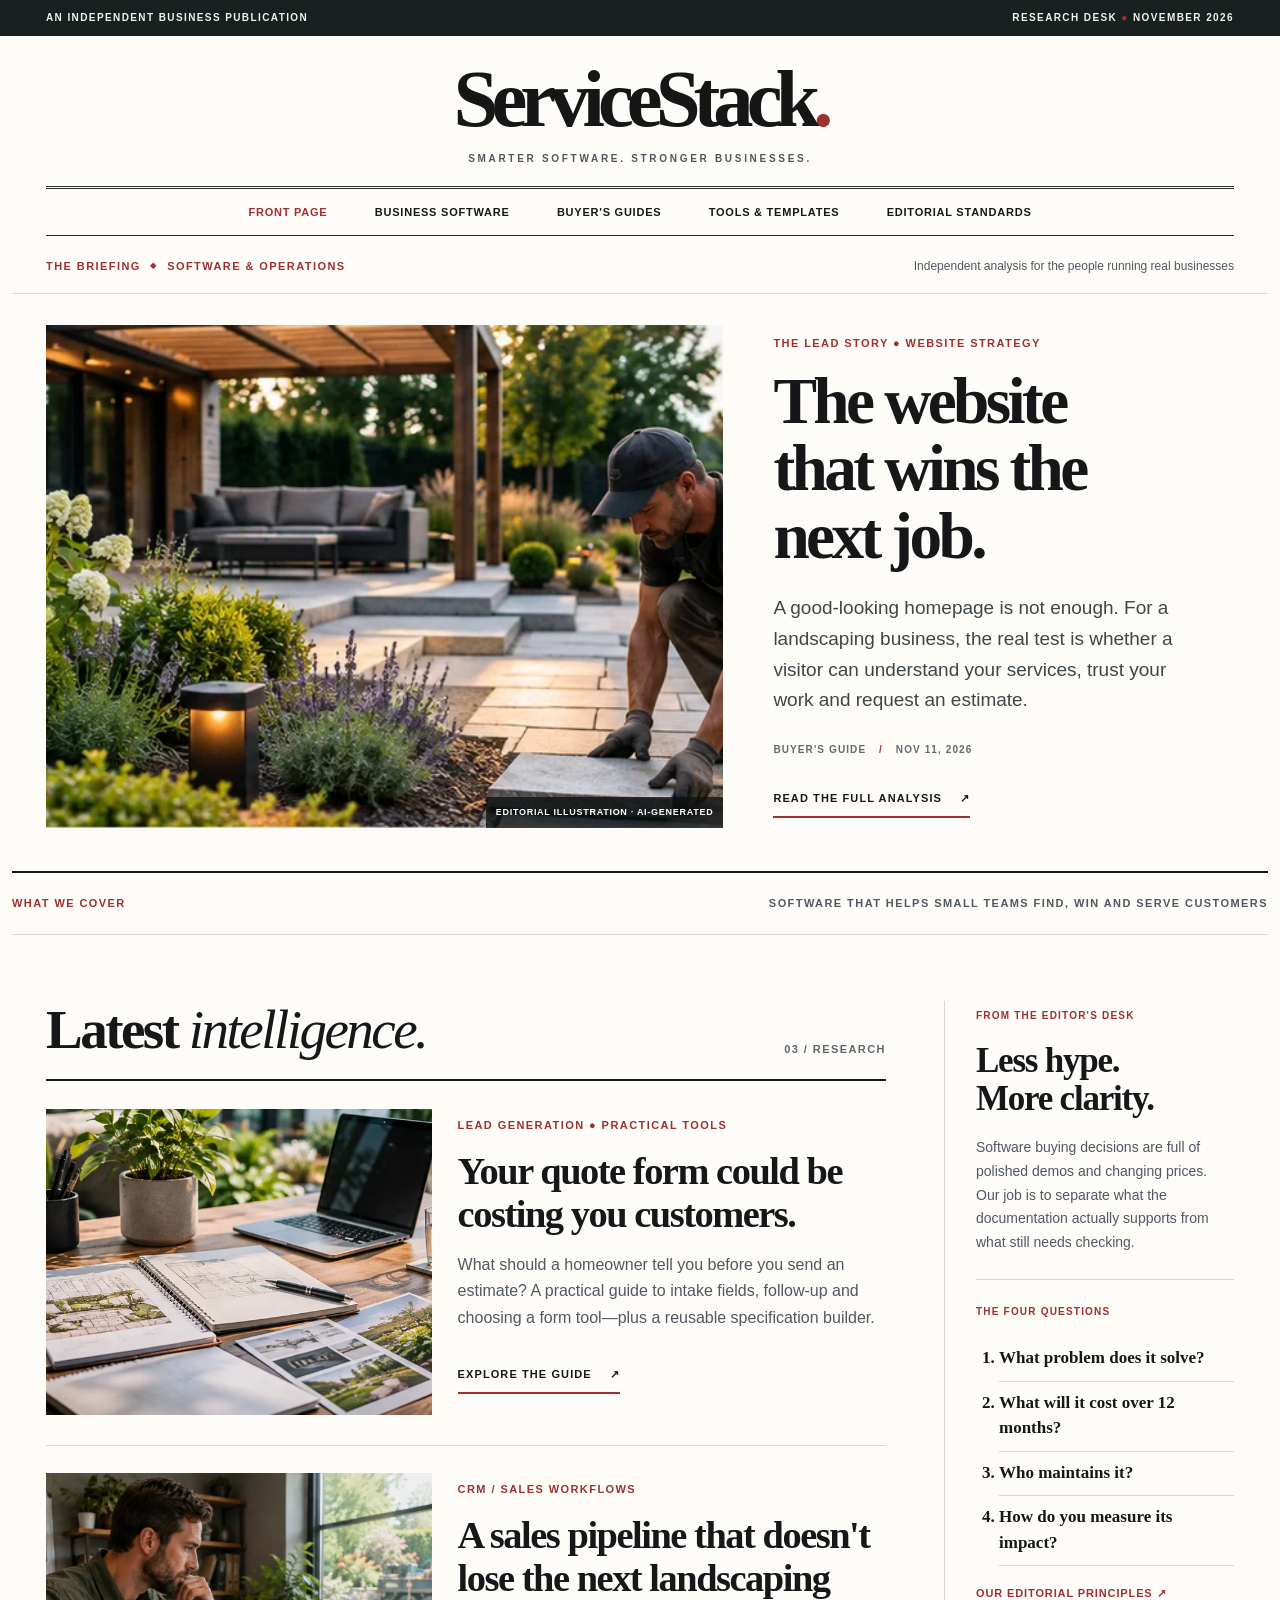
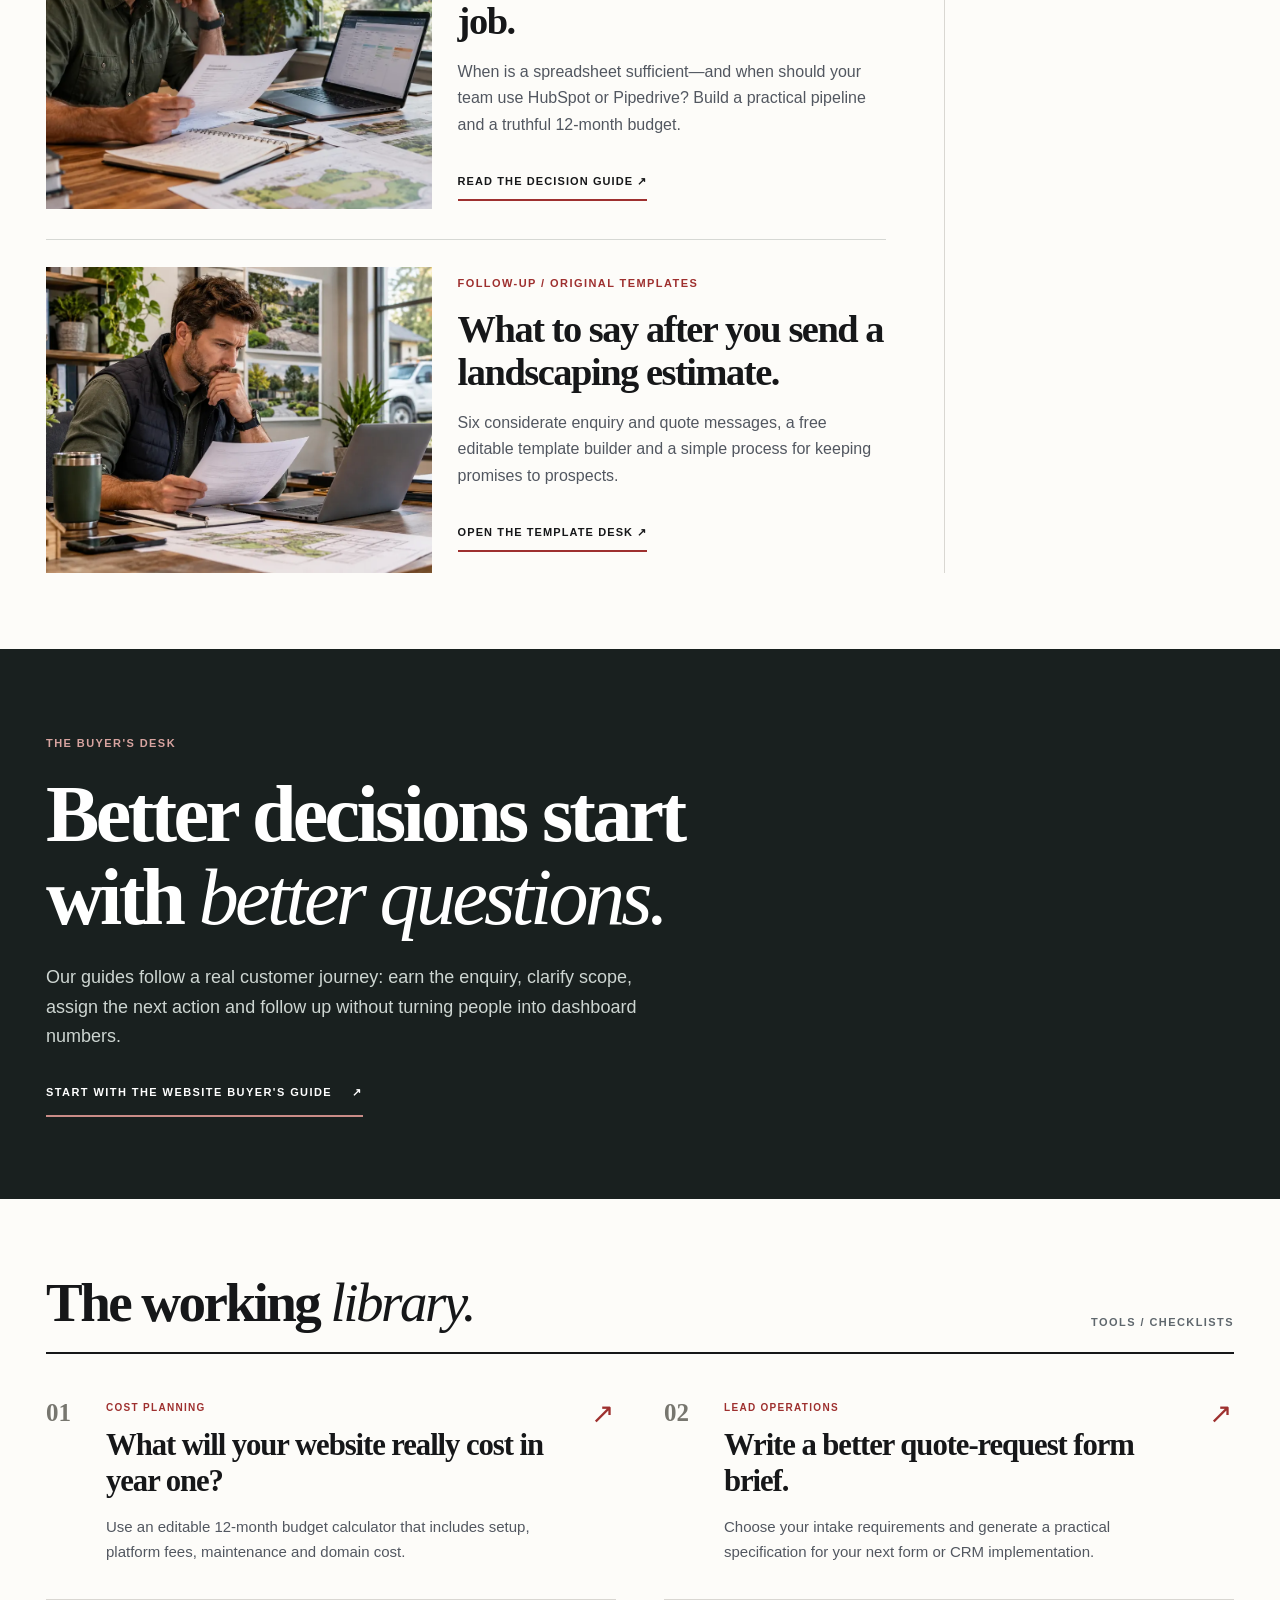
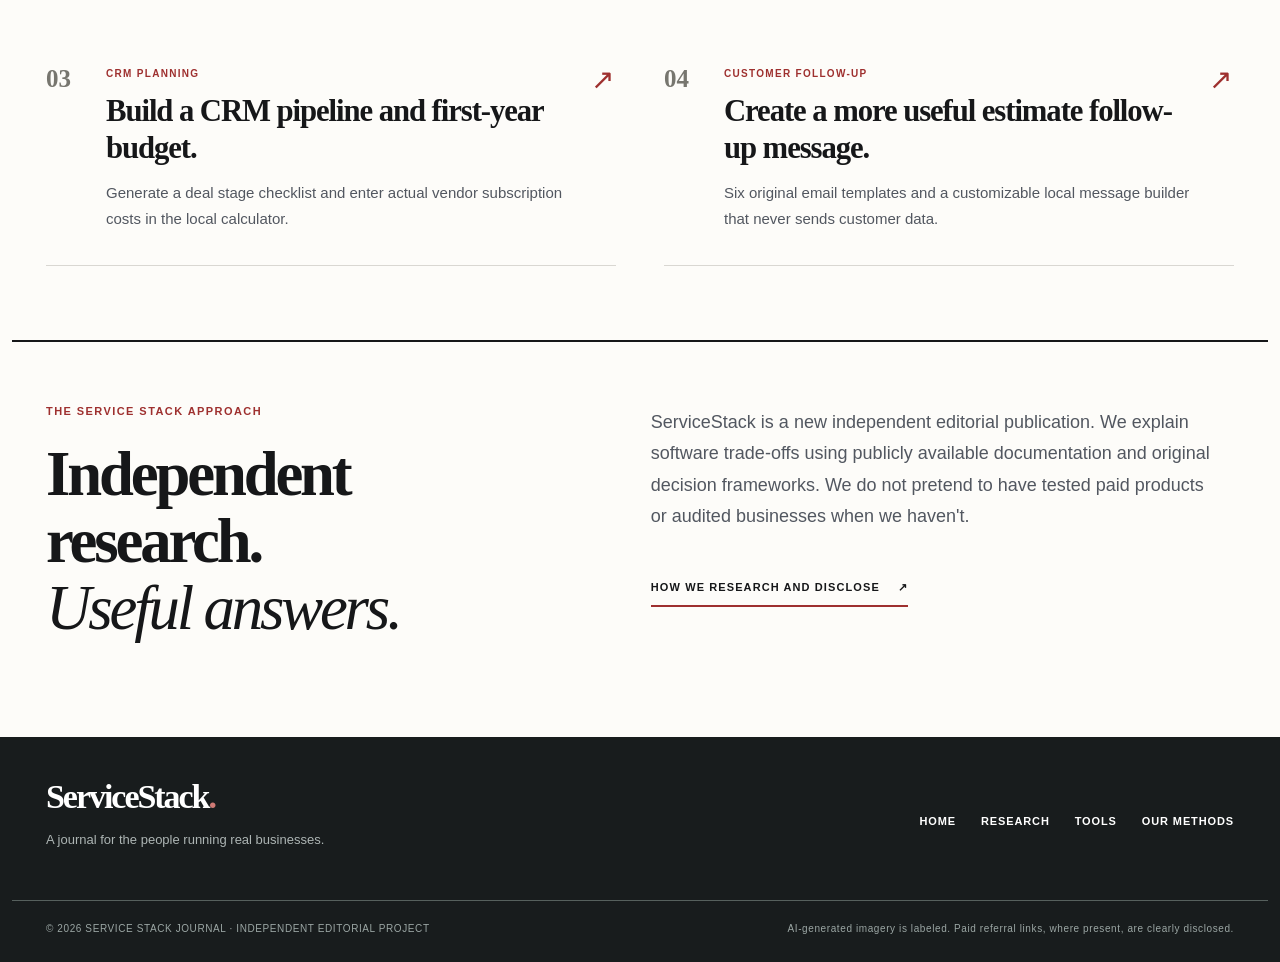
<file: index.html>
<!doctype html>

<html lang="en">
<head>
<meta charset="utf-8"/><meta content="width=device-width,initial-scale=1" name="viewport"/>
<title>ServiceStack Journal — Independent Guides for Service Business Owners</title>
<meta content="A research-led business publication for service company owners. Independent buying guides, software comparisons and original tools for better decisions." name="description"/>
<meta name="google-site-verification" content="dQ6lyRuEw7275KP7sKndPIsqz16XQ5f2TAjL5WjF-J8" />
<meta name="robots" content="index,follow,max-image-preview:large"><meta content="#141719" name="theme-color"/>
<meta content="website" property="og:type"/><meta content="ServiceStack Journal — Software decisions, made clearer" property="og:title"/><meta content="Independent business-software research, practical comparisons and original tools for owner-operators." property="og:description"/>
<link href="assets/editorial.css" rel="stylesheet"/>
<link rel="canonical" href="https://dmitriydizdar2020-cyber.github.io/servicestack-guide/">
<script type="application/ld+json">{"@context":"https://schema.org","@type":"WebSite","name":"ServiceStack Journal","url":"https://dmitriydizdar2020-cyber.github.io/servicestack-guide/","inLanguage":"en","description":"A research-led business publication for service company owners. Independent buying guides, software comparisons and original tools for better decisions.","publisher":{"@type":"Organization","name":"ServiceStack Journal","url":"https://dmitriydizdar2020-cyber.github.io/servicestack-guide/"}}</script>
</head>
<body>
<a class="skip-link" href="#main">Skip to content</a>
<div class="topline"><div class="container topline-inner"><span>AN INDEPENDENT BUSINESS PUBLICATION</span><span>RESEARCH DESK <span class="ruby">●</span> NOVEMBER 2026</span></div></div>
<header class="site-header"><div class="container">
<div class="brand-block"><a aria-label="ServiceStack Journal home" class="brand" href="./">Service<span>Stack</span><i>.</i></a><div class="brand-subtitle">SMARTER SOFTWARE. STRONGER BUSINESSES.</div></div>
<nav aria-label="Main navigation" class="site-nav"><div class="nav-links"><a aria-current="page" href="./">Front Page</a><a href="#features">Business Software</a><a href="#guides">Buyer's Guides</a><a href="#tools">Tools &amp; Templates</a><a href="about.html">Editorial Standards</a></div><span class="nav-label">THE INDEPENDENT EDITION</span></nav>
</div></header>
<main id="main" tabindex="-1">
<div class="container page-open"><span class="section-label">THE BRIEFING <span class="diamond">◆</span> SOFTWARE &amp; OPERATIONS</span><span class="minor">Independent analysis for the people running real businesses</span></div>
<section aria-labelledby="cover-title" class="container cover-story">
<figure class="cover-image"><img alt="AI-generated editorial image of a landscape contractor working on a stone patio" decoding="async" fetchpriority="high" height="391" src="assets/landscape-contractor.webp" width="1300"/><figcaption>EDITORIAL ILLUSTRATION · AI-GENERATED</figcaption></figure>
<div class="cover-copy"><p class="eyebrow">THE LEAD STORY <span class="red-dot">●</span> WEBSITE STRATEGY</p><h1 id="cover-title">The website that wins the next job.</h1><p class="cover-dek">A good-looking homepage is not enough. For a landscaping business, the real test is whether a visitor can understand your services, trust your work and request an estimate.</p><div class="cover-detail">BUYER'S GUIDE <span aria-hidden="true">/</span> NOV 11, 2026</div><a class="read-link" href="articles/website-builder-landscaping-business.html">Read the full analysis <span aria-hidden="true">↗</span></a></div>
</section>
<div class="container cover-rule"><span>WHAT WE COVER</span><span>SOFTWARE THAT HELPS SMALL TEAMS FIND, WIN AND SERVE CUSTOMERS</span></div>
<section aria-labelledby="features-title" class="container news-layout" id="features">
<div class="news-left"><div class="heading-row"><h2 id="features-title">Latest <em>intelligence.</em></h2><span class="count">03 / RESEARCH</span></div>
<article class="feature-card"><a class="feature-image" aria-label="Read the landscaping quote request form guide" href="articles/landscaping-quote-request-form.html"><img alt="AI-generated editorial image of a small business planning workspace with laptop and sketches" height="514" loading="lazy" src="assets/business-workspace.webp" width="720"/></a><div class="feature-text"><p class="eyebrow">LEAD GENERATION <span class="red-dot">●</span> PRACTICAL TOOLS</p><h3><a href="articles/landscaping-quote-request-form.html">Your quote form could be costing you customers.</a></h3><p>What should a homeowner tell you before you send an estimate? A practical guide to intake fields, follow-up and choosing a form tool—plus a reusable specification builder.</p><a class="read-link" href="articles/landscaping-quote-request-form.html">Explore the guide <span aria-hidden="true">↗</span></a></div></article>
<article class="feature-card" style="padding-top:27px;border-top:1px solid #d6d8d4;margin-top:30px"><a class="feature-image" aria-label="Read the landscaping CRM guide" href="articles/landscaping-crm-guide.html"><img alt="AI-generated editorial illustration of a landscaping manager planning CRM follow-ups at a desk" height="777" loading="lazy" src="assets/crm-planning-editorial.webp" width="1380"/></a><div class="feature-text"><p class="eyebrow">CRM / SALES WORKFLOWS</p><h3><a href="articles/landscaping-crm-guide.html">A sales pipeline that doesn't lose the next landscaping job.</a></h3><p>When is a spreadsheet sufficient—and when should your team use HubSpot or Pipedrive? Build a practical pipeline and a truthful 12-month budget.</p><a class="read-link" href="articles/landscaping-crm-guide.html">Read the decision guide ↗</a></div></article><article class="feature-card" style="padding-top:27px;border-top:1px solid #d6d8d4;margin-top:30px"><a class="feature-image" aria-label="Read the landscaping estimate follow-up templates" href="articles/landscaping-estimate-follow-up-templates.html"><img alt="AI-generated editorial illustration of an estimator studying a landscape project proposal" height="777" loading="lazy" src="assets/estimate-followup-editorial.webp" width="1380"/></a><div class="feature-text"><p class="eyebrow">FOLLOW-UP / ORIGINAL TEMPLATES</p><h3><a href="articles/landscaping-estimate-follow-up-templates.html">What to say after you send a landscaping estimate.</a></h3><p>Six considerate enquiry and quote messages, a free editable template builder and a simple process for keeping promises to prospects.</p><a class="read-link" href="articles/landscaping-estimate-follow-up-templates.html">Open the template desk ↗</a></div></article></div>
<aside aria-label="Editor's briefing" class="news-aside"><p class="aside-top">FROM THE EDITOR'S DESK</p><h2>Less hype.<br/>More clarity.</h2><p>Software buying decisions are full of polished demos and changing prices. Our job is to separate what the documentation actually supports from what still needs checking.</p><div class="aside-divider"></div><p class="side-eyebrow">THE FOUR QUESTIONS</p><ol class="editor-questions"><li>What problem does it solve?</li><li>What will it cost over 12 months?</li><li>Who maintains it?</li><li>How do you measure its impact?</li></ol><a class="aside-link" href="about.html">Our editorial principles <span aria-hidden="true">↗</span></a></aside>
</section>
<section class="edition-band" id="guides"><div class="container edition-inner"><span class="section-label light">THE BUYER'S DESK</span><h2>Better decisions start<br/>with <em>better questions.</em></h2><p>Our guides follow a real customer journey: earn the enquiry, clarify scope, assign the next action and follow up without turning people into dashboard numbers.</p><a class="light-action" href="articles/website-builder-landscaping-business.html">Start with the website buyer's guide <span aria-hidden="true">↗</span></a></div></section>
<section aria-labelledby="tools-title" class="container tools-section" id="tools"><div class="heading-row"><h2 id="tools-title">The working <em>library.</em></h2><span class="count">TOOLS / CHECKLISTS</span></div><div class="tool-grid">
<article class="tool-row"><span class="tool-number" aria-hidden="true">01</span><div><p class="eyebrow">COST PLANNING</p><h3><a href="articles/website-builder-landscaping-business.html#calculator">What will your website really cost in year one?</a></h3><p>Use an editable 12-month budget calculator that includes setup, platform fees, maintenance and domain cost.</p></div><a aria-label="Open website cost calculator" class="tool-arrow" href="articles/website-builder-landscaping-business.html#calculator">↗</a></article>
<article class="tool-row"><span class="tool-number" aria-hidden="true">02</span><div><p class="eyebrow">LEAD OPERATIONS</p><h3><a href="articles/landscaping-quote-request-form.html#quote-form-tool">Write a better quote-request form brief.</a></h3><p>Choose your intake requirements and generate a practical specification for your next form or CRM implementation.</p></div><a aria-label="Open quote request planning tool" class="tool-arrow" href="articles/landscaping-quote-request-form.html#quote-form-tool">↗</a></article>
<article class="tool-row"><span class="tool-number" aria-hidden="true">03</span><div><p class="eyebrow">CRM PLANNING</p><h3><a href="articles/landscaping-crm-guide.html#pipeline-planner">Build a CRM pipeline and first-year budget.</a></h3><p>Generate a deal stage checklist and enter actual vendor subscription costs in the local calculator.</p></div><a aria-label="Open CRM pipeline tool" class="tool-arrow" href="articles/landscaping-crm-guide.html#pipeline-planner">↗</a></article><article class="tool-row"><span class="tool-number" aria-hidden="true">04</span><div><p class="eyebrow">CUSTOMER FOLLOW-UP</p><h3><a href="articles/landscaping-estimate-follow-up-templates.html#followup-tool">Create a more useful estimate follow-up message.</a></h3><p>Six original email templates and a customizable local message builder that never sends customer data.</p></div><a aria-label="Open follow-up message tool" class="tool-arrow" href="articles/landscaping-estimate-follow-up-templates.html#followup-tool">↗</a></article></div></section>
<section class="container bottom-letter"><div><span class="section-label">THE SERVICE STACK APPROACH</span><h2>Independent research.<br/><em>Useful answers.</em></h2></div><div class="bottom-text"><p>ServiceStack is a new independent editorial publication. We explain software trade-offs using publicly available documentation and original decision frameworks. We do not pretend to have tested paid products or audited businesses when we haven't.</p><a class="read-link" href="about.html">How we research and disclose <span aria-hidden="true">↗</span></a></div></section>
</main>
<footer class="site-footer"><div class="container footer-top"><div><a class="footer-brand" href="./">ServiceStack<span>.</span></a><p>A journal for the people running real businesses.</p></div><div class="footer-menu"><a href="./">Home</a><a href="#features">Research</a><a href="#tools">Tools</a><a href="about.html">Our Methods</a></div></div><div class="container footer-bottom"><span>© 2026 SERVICE STACK JOURNAL · INDEPENDENT EDITORIAL PROJECT</span><span>AI-generated imagery is labeled. Paid referral links, where present, are clearly disclosed.</span></div></footer>
</body></html>
</file>
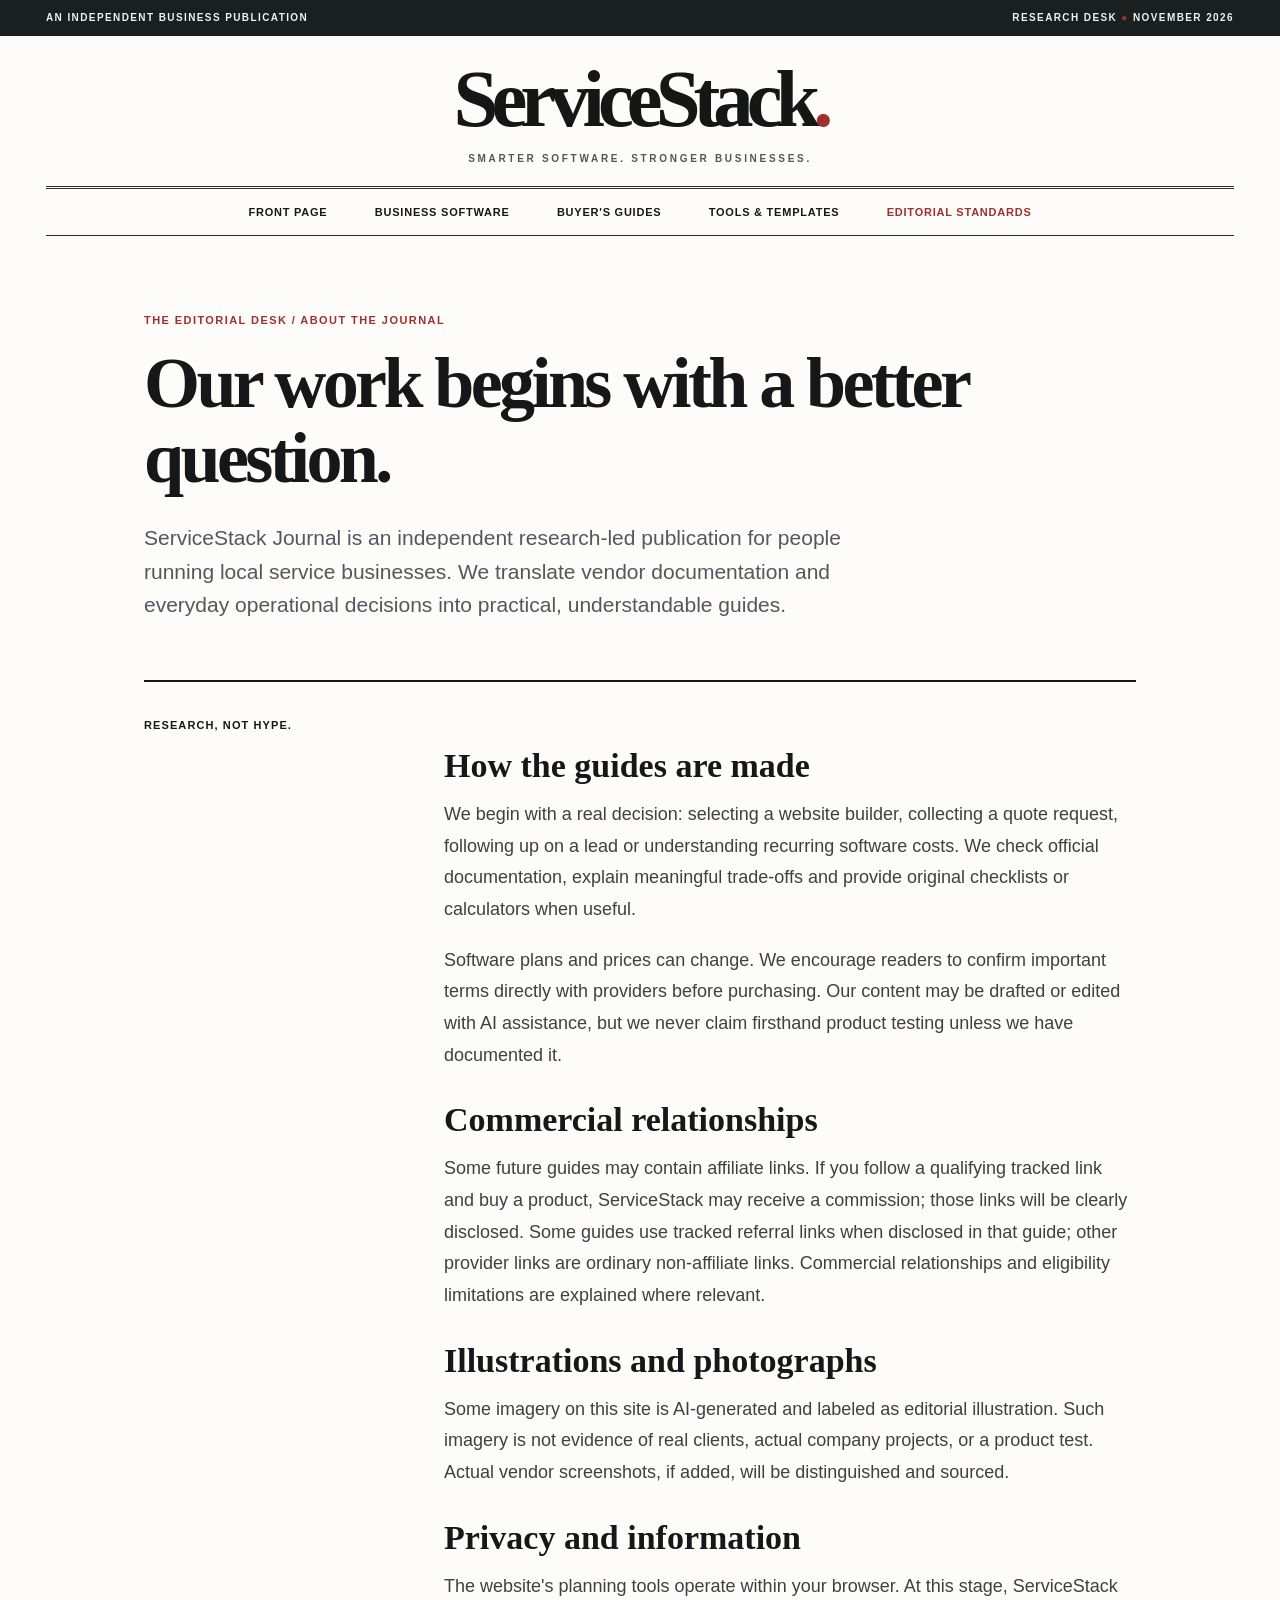
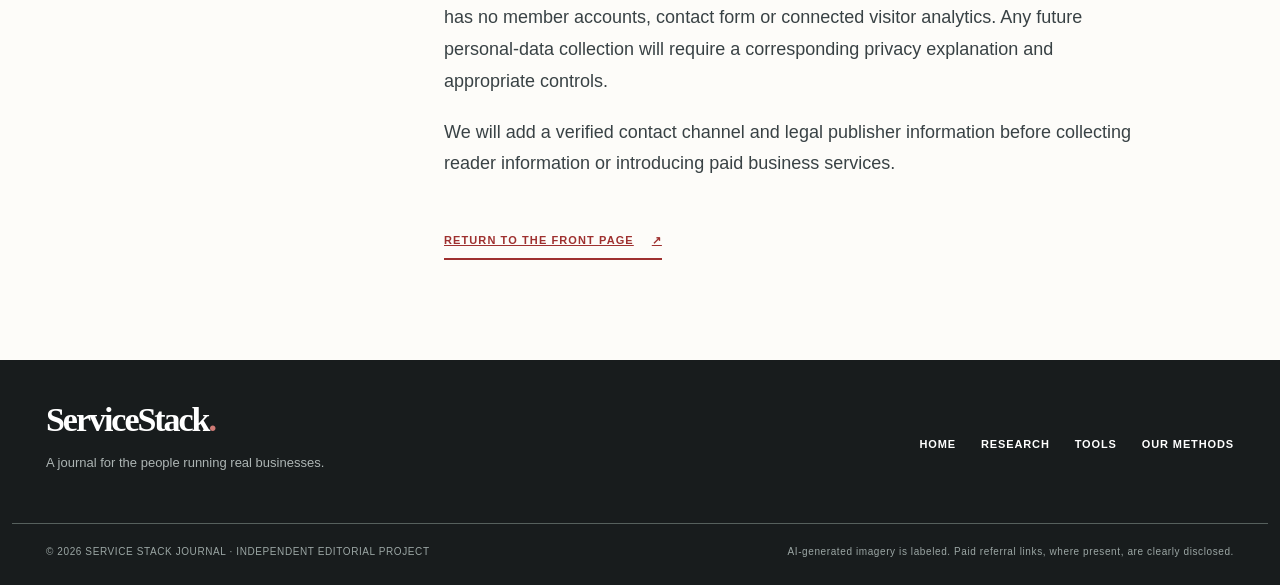
<file: about.html>
<!doctype html><html lang="en"><head><meta charset="utf-8"><meta name="viewport" content="width=device-width,initial-scale=1"><meta name="robots" content="index,follow,max-image-preview:large"><meta name="description" content="Learn how ServiceStack Journal researches software, labels AI-generated visuals and explains its commercial relationships."><meta name="theme-color" content="#141719"><title>About the Journal & Editorial Standards | ServiceStack</title><link rel="stylesheet" href="assets/editorial.css?v=3"><link rel="canonical" href="https://dmitriydizdar2020-cyber.github.io/servicestack-guide/about.html">
<script type="application/ld+json">{"@context":"https://schema.org","@type":"AboutPage","name":"Editorial standards and methods","url":"https://dmitriydizdar2020-cyber.github.io/servicestack-guide/about.html","inLanguage":"en","description":"Learn how ServiceStack Journal researches software, labels AI-generated visuals and explains its commercial relationships.","publisher":{"@type":"Organization","name":"ServiceStack Journal","url":"https://dmitriydizdar2020-cyber.github.io/servicestack-guide/"}}</script>
</head>
<body><a class="skip-link" href="#main">Skip to content</a>
<div class="topline"><div class="container topline-inner"><span>AN INDEPENDENT BUSINESS PUBLICATION</span><span>RESEARCH DESK <span class="ruby">●</span> NOVEMBER 2026</span></div></div>
<header class="site-header"><div class="container"><div class="brand-block"><a href="./" class="brand" aria-label="ServiceStack Journal home">Service<span>Stack</span><i>.</i></a><div class="brand-subtitle">SMARTER SOFTWARE. STRONGER BUSINESSES.</div></div><nav class="site-nav" aria-label="Main navigation"><div class="nav-links"><a href="./">Front Page</a><a href="./#features">Business Software</a><a href="./#guides">Buyer's Guides</a><a href="./#tools">Tools &amp; Templates</a><a href="about.html" aria-current="page">Editorial Standards</a></div></nav></div></header>
<main id="main" tabindex="-1" class="about-wrap"><p class="section-label">THE EDITORIAL DESK / ABOUT THE JOURNAL</p><h1 class="lead">Our work begins with a better question.</h1><p class="lede">ServiceStack Journal is an independent research-led publication for people running local service businesses. We translate vendor documentation and everyday operational decisions into practical, understandable guides.</p>
<div class="about-grid"><aside class="toc">RESEARCH, NOT HYPE.</aside><div class="about-copy"><h2 id="process">How the guides are made</h2><p>We begin with a real decision: selecting a website builder, collecting a quote request, following up on a lead or understanding recurring software costs. We check official documentation, explain meaningful trade-offs and provide original checklists or calculators when useful.</p><p>Software plans and prices can change. We encourage readers to confirm important terms directly with providers before purchasing. Our content may be drafted or edited with AI assistance, but we never claim firsthand product testing unless we have documented it.</p><h2 id="disclosure">Commercial relationships</h2><p>Some future guides may contain affiliate links. If you follow a qualifying tracked link and buy a product, ServiceStack may receive a commission; those links will be clearly disclosed. Some guides use tracked referral links when disclosed in that guide; other provider links are ordinary non-affiliate links. Commercial relationships and eligibility limitations are explained where relevant.</p><h2 id="imagery">Illustrations and photographs</h2><p>Some imagery on this site is AI-generated and labeled as editorial illustration. Such imagery is not evidence of real clients, actual company projects, or a product test. Actual vendor screenshots, if added, will be distinguished and sourced.</p><h2 id="privacy">Privacy and information</h2><p>The website's planning tools operate within your browser. At this stage, ServiceStack has no member accounts, contact form or connected visitor analytics. Any future personal-data collection will require a corresponding privacy explanation and appropriate controls.</p><p>We will add a verified contact channel and legal publisher information before collecting reader information or introducing paid business services.</p><a class="read-link" href="./">Return to the front page <span aria-hidden="true">↗</span></a></div></div>
</main><footer class="site-footer"><div class="container footer-top"><div><a href="./" class="footer-brand">ServiceStack<span>.</span></a><p>A journal for the people running real businesses.</p></div><div class="footer-menu"><a href="./">Home</a><a href="./#features">Research</a><a href="./#tools">Tools</a><a href="about.html">Our Methods</a></div></div><div class="container footer-bottom"><span>© 2026 SERVICE STACK JOURNAL · INDEPENDENT EDITORIAL PROJECT</span><span>AI-generated imagery is labeled. Paid referral links, where present, are clearly disclosed.</span></div></footer>
</body></html>
</file>
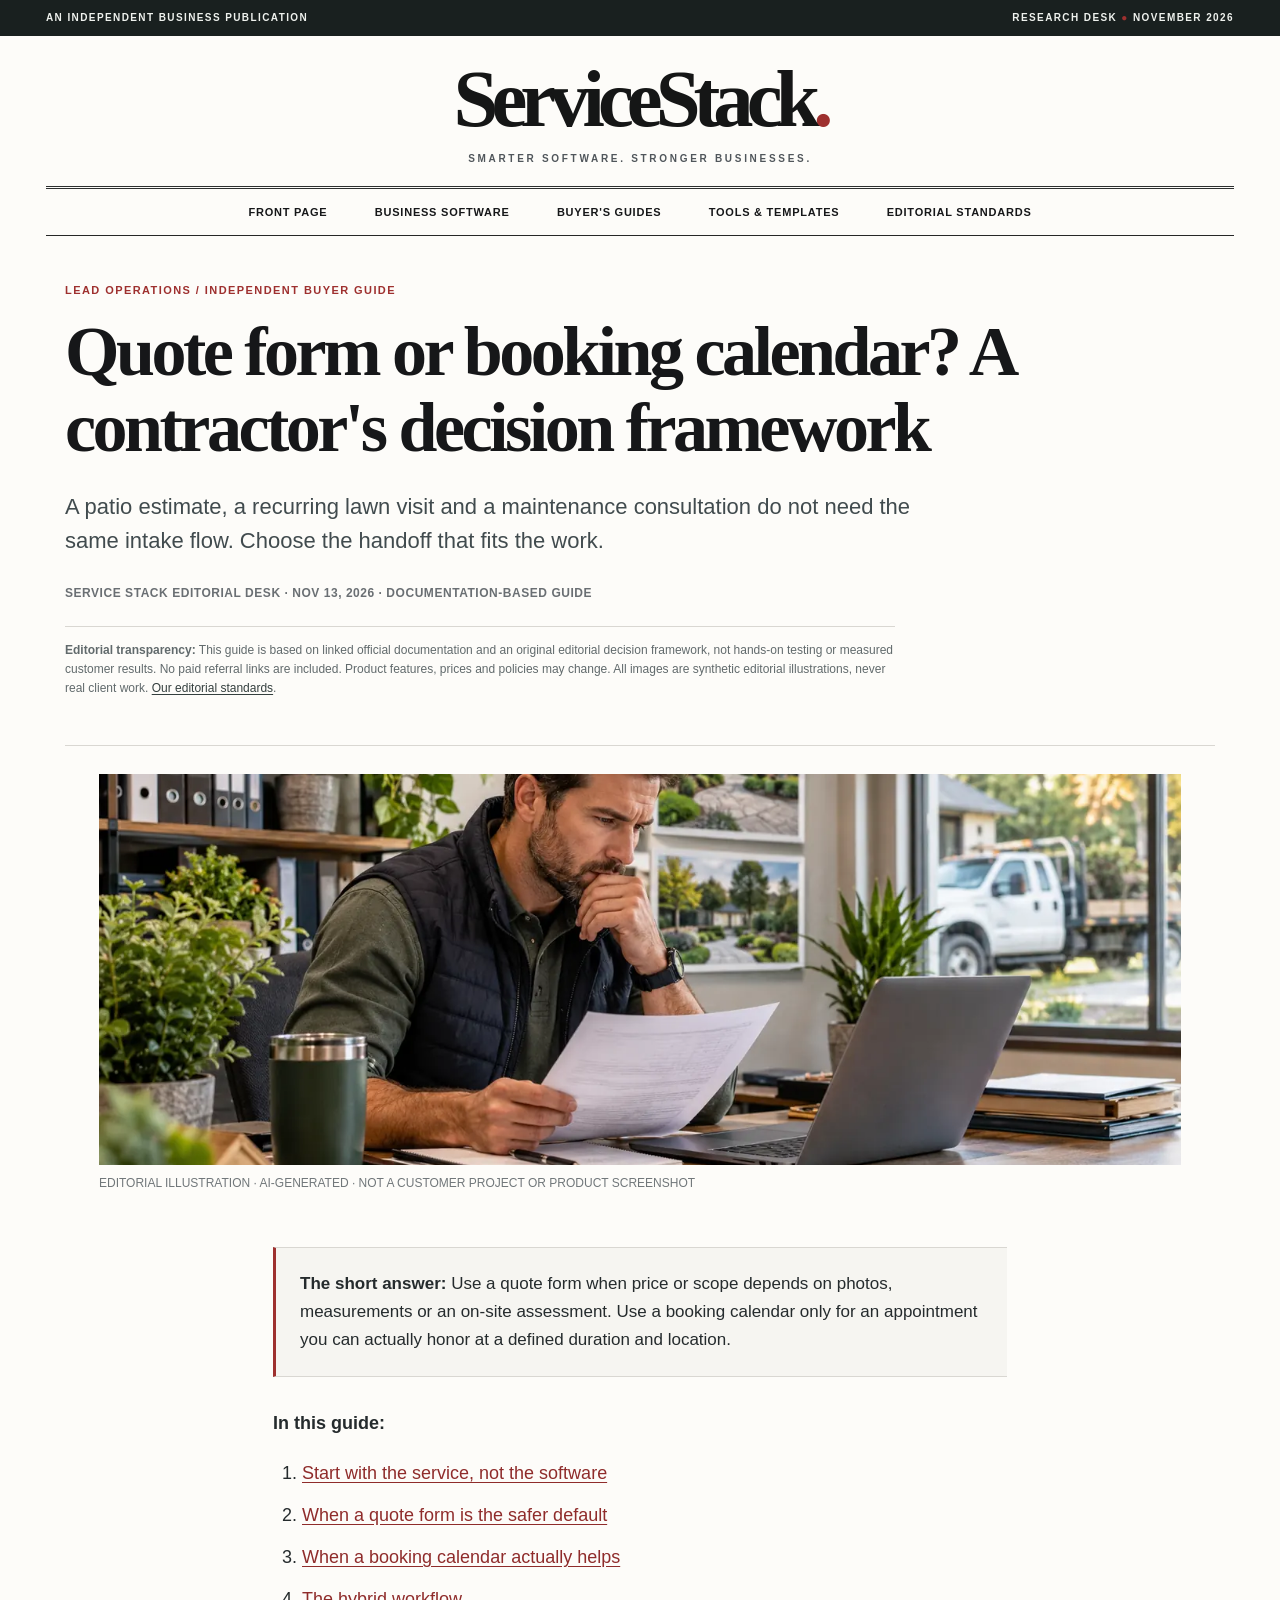
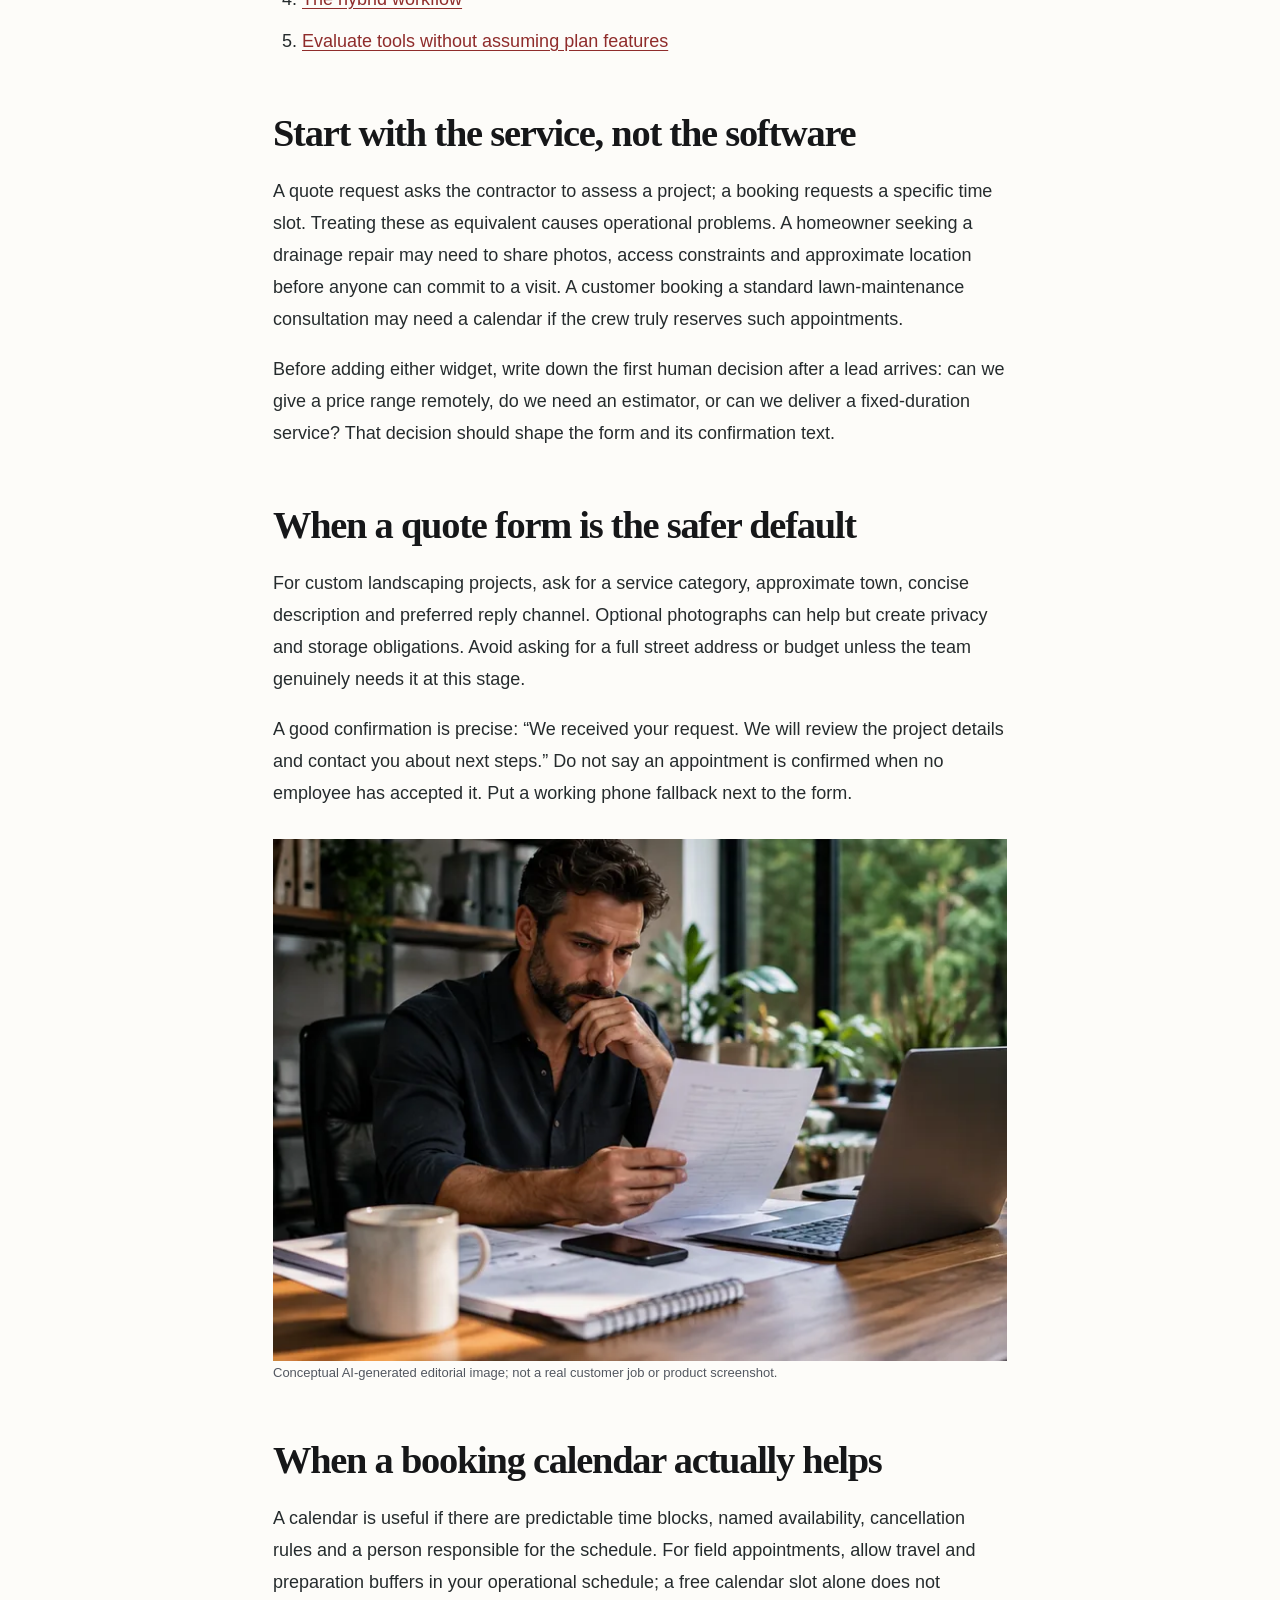
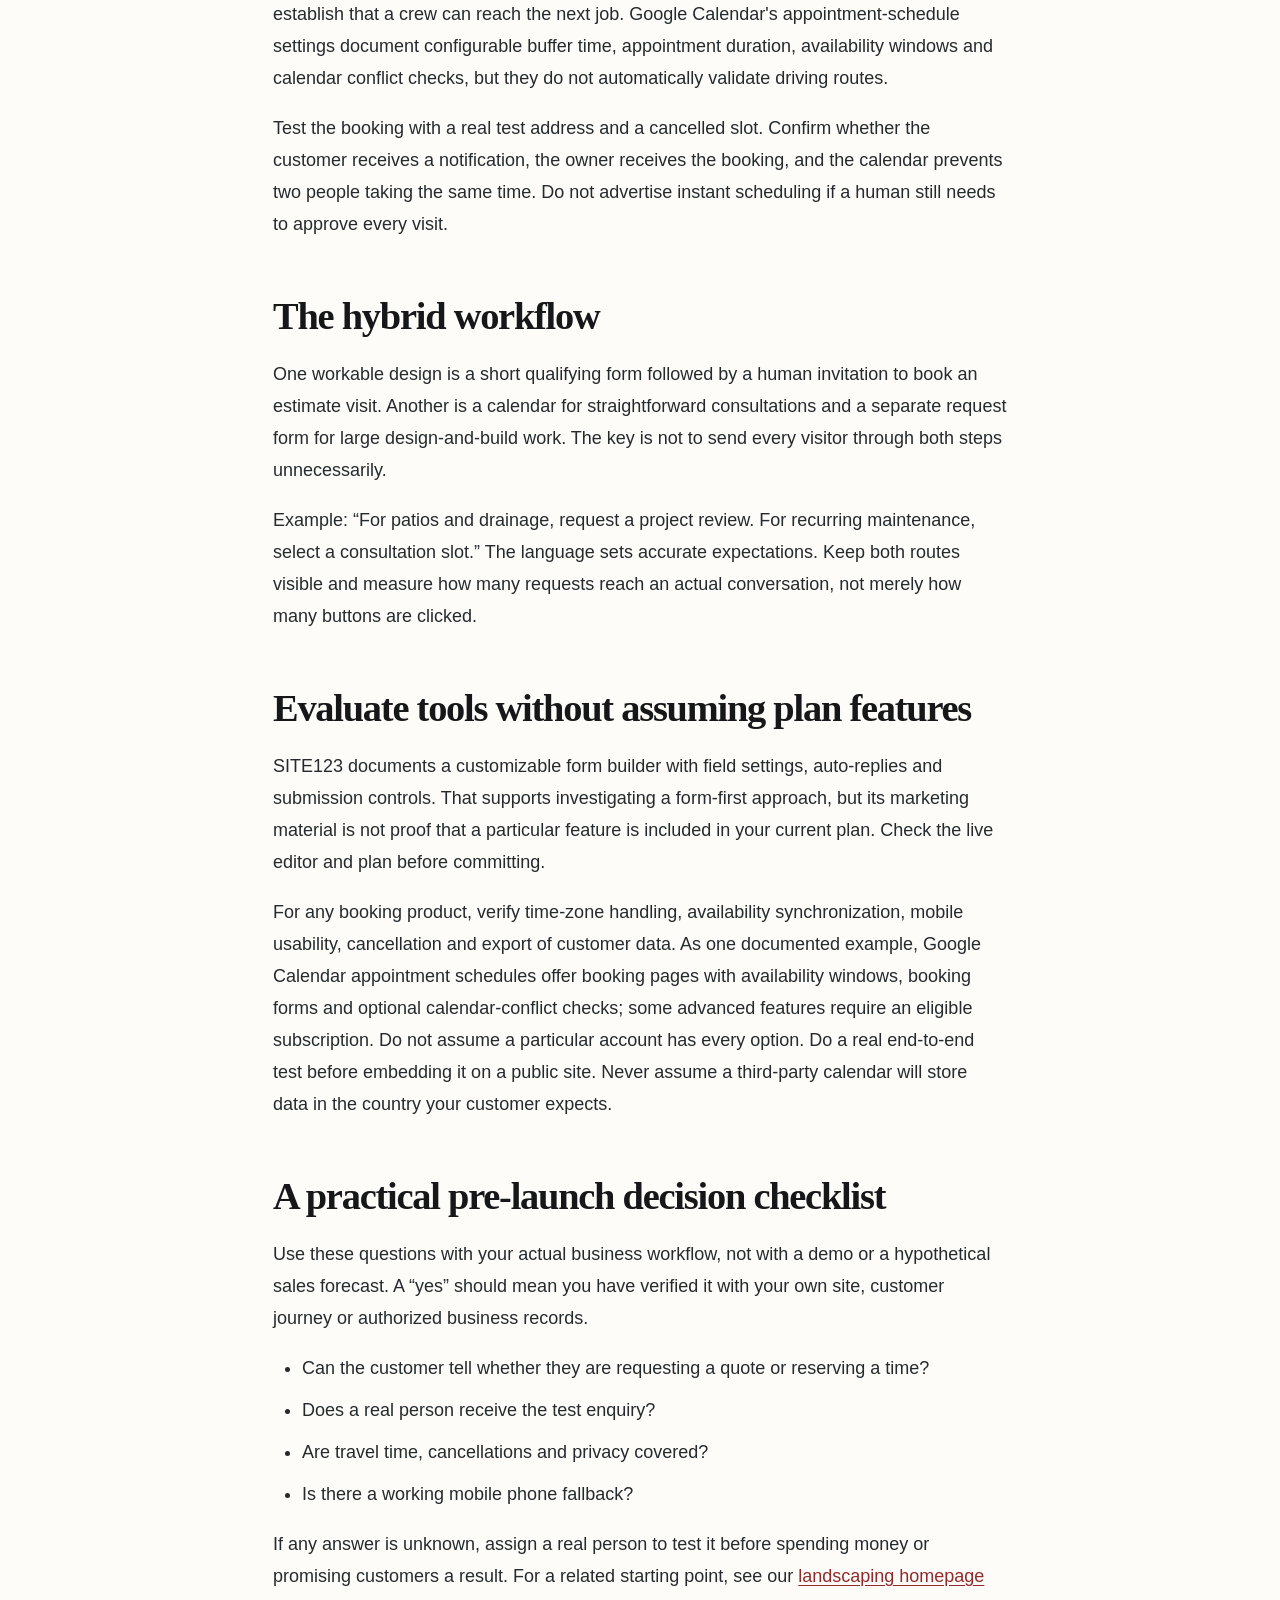
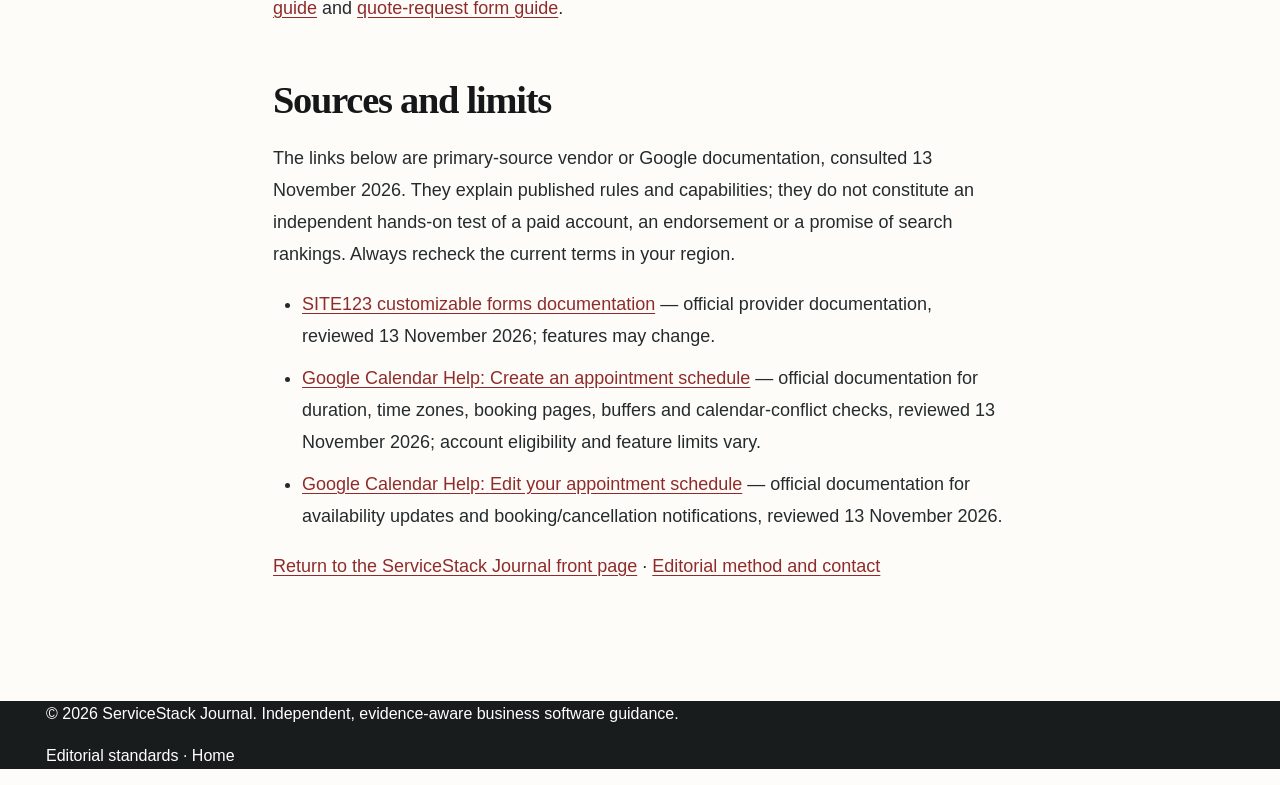
<file: articles/contractor-quote-form-vs-booking-calendar.html>
<!doctype html>
<html lang="en"><head><meta charset="utf-8"><meta name="viewport" content="width=device-width,initial-scale=1">
<title>Quote form or booking calendar? A contractor's decision framework | ServiceStack Journal</title>
<meta name="description" content="A patio estimate, a recurring lawn visit and a maintenance consultation do not need the same intake flow. Choose the handoff that fits the work."><meta name="robots" content="noindex,nofollow"><meta name="theme-color" content="#141719">
<meta property="og:type" content="article"><meta property="og:title" content="Quote form or booking calendar? A contractor's decision framework"><meta property="og:description" content="A patio estimate, a recurring lawn visit and a maintenance consultation do not need the same intake flow. Choose the handoff that fits the work.">
<link rel="canonical" href="https://dmitriydizdar2020-cyber.github.io/servicestack-guide/articles/contractor-quote-form-vs-booking-calendar.html"><link rel="stylesheet" href="../assets/editorial.css?v=5">
<script type="application/ld+json">{"@context":"https://schema.org","@type":"Article","headline":"Quote form or booking calendar? A contractor's decision framework","description":"A patio estimate, a recurring lawn visit and a maintenance consultation do not need the same intake flow. Choose the handoff that fits the work.","datePublished":"2026-11-13","author":{"@type":"Organization","name":"ServiceStack Journal Editorial Desk"},"publisher":{"@type":"Organization","name":"ServiceStack Journal"},"mainEntityOfPage":"https://dmitriydizdar2020-cyber.github.io/servicestack-guide/articles/contractor-quote-form-vs-booking-calendar.html"}</script></head>
<body class="editorial-article"><a class="skip-link" href="#main">Skip to content</a>
<div class="topline"><div class="container topline-inner"><span>AN INDEPENDENT BUSINESS PUBLICATION</span><span>RESEARCH DESK <span class="ruby">●</span> NOVEMBER 2026</span></div></div>
<header class="site-header"><div class="container"><div class="brand-block"><a href="../" class="brand" aria-label="ServiceStack Journal home">Service<span>Stack</span><i>.</i></a><div class="brand-subtitle">SMARTER SOFTWARE. STRONGER BUSINESSES.</div></div><nav class="site-nav" aria-label="Main navigation"><div class="nav-links"><a href="../">Front Page</a><a href="../#features">Business Software</a><a href="../#guides">Buyer's Guides</a><a href="../#tools">Tools &amp; Templates</a><a href="../about.html">Editorial Standards</a></div></nav></div></header>
<main id="main" tabindex="-1"><section class="article-container article-header"><span class="section-label">LEAD OPERATIONS / INDEPENDENT BUYER GUIDE</span>
<h1>Quote form or booking calendar? A contractor's decision framework</h1><p class="dek">A patio estimate, a recurring lawn visit and a maintenance consultation do not need the same intake flow. Choose the handoff that fits the work.</p><div class="article-meta">SERVICE STACK EDITORIAL DESK · NOV 13, 2026 · DOCUMENTATION-BASED GUIDE</div>
<p class="editorial-disclosure"><strong>Editorial transparency:</strong> This guide is based on linked official documentation and an original editorial decision framework, not hands-on testing or measured customer results. No paid referral links are included. Product features, prices and policies may change. All images are synthetic editorial illustrations, never real client work. <a href="../about.html">Our editorial standards</a>.</p></section>
<figure class="editorial-cover"><img src="../assets/estimate-followup-editorial.webp" width="1300" height="391" loading="eager" alt="Illustrative planning desk with estimate paperwork and notes"><figcaption>EDITORIAL ILLUSTRATION · AI-GENERATED · NOT A CUSTOMER PROJECT OR PRODUCT SCREENSHOT</figcaption></figure>
<div class="article-body"><div class="takeaway"><strong>The short answer:</strong> Use a quote form when price or scope depends on photos, measurements or an on-site assessment. Use a booking calendar only for an appointment you can actually honor at a defined duration and location.</div>
<nav aria-label="Guide contents"><p><strong>In this guide:</strong></p><ol><li><a href="#section-1">Start with the service, not the software</a></li><li><a href="#section-2">When a quote form is the safer default</a></li><li><a href="#section-3">When a booking calendar actually helps</a></li><li><a href="#section-4">The hybrid workflow</a></li><li><a href="#section-5">Evaluate tools without assuming plan features</a></li></ol></nav>
<section><h2 id="section-1">Start with the service, not the software</h2><p>A quote request asks the contractor to assess a project; a booking requests a specific time slot. Treating these as equivalent causes operational problems. A homeowner seeking a drainage repair may need to share photos, access constraints and approximate location before anyone can commit to a visit. A customer booking a standard lawn-maintenance consultation may need a calendar if the crew truly reserves such appointments.</p><p>Before adding either widget, write down the first human decision after a lead arrives: can we give a price range remotely, do we need an estimator, or can we deliver a fixed-duration service? That decision should shape the form and its confirmation text.</p></section>
<section><h2 id="section-2">When a quote form is the safer default</h2><p>For custom landscaping projects, ask for a service category, approximate town, concise description and preferred reply channel. Optional photographs can help but create privacy and storage obligations. Avoid asking for a full street address or budget unless the team genuinely needs it at this stage.</p><p>A good confirmation is precise: “We received your request. We will review the project details and contact you about next steps.” Do not say an appointment is confirmed when no employee has accepted it. Put a working phone fallback next to the form.</p><figure><img class="main-image" src="../assets/landscape-planning.webp" loading="lazy" width="1300" height="391" alt="AI-generated conceptual editorial image about local service planning"><figcaption class="caption">Conceptual AI-generated editorial image; not a real customer job or product screenshot.</figcaption></figure></section>
<section><h2 id="section-3">When a booking calendar actually helps</h2><p>A calendar is useful if there are predictable time blocks, named availability, cancellation rules and a person responsible for the schedule. For field appointments, allow travel and preparation buffers in your operational schedule; a free calendar slot alone does not establish that a crew can reach the next job. Google Calendar's appointment-schedule settings document configurable buffer time, appointment duration, availability windows and calendar conflict checks, but they do not automatically validate driving routes.</p><p>Test the booking with a real test address and a cancelled slot. Confirm whether the customer receives a notification, the owner receives the booking, and the calendar prevents two people taking the same time. Do not advertise instant scheduling if a human still needs to approve every visit.</p></section>
<section><h2 id="section-4">The hybrid workflow</h2><p>One workable design is a short qualifying form followed by a human invitation to book an estimate visit. Another is a calendar for straightforward consultations and a separate request form for large design-and-build work. The key is not to send every visitor through both steps unnecessarily.</p><p>Example: “For patios and drainage, request a project review. For recurring maintenance, select a consultation slot.” The language sets accurate expectations. Keep both routes visible and measure how many requests reach an actual conversation, not merely how many buttons are clicked.</p></section>
<section><h2 id="section-5">Evaluate tools without assuming plan features</h2><p>SITE123 documents a customizable form builder with field settings, auto-replies and submission controls. That supports investigating a form-first approach, but its marketing material is not proof that a particular feature is included in your current plan. Check the live editor and plan before committing.</p><p>For any booking product, verify time-zone handling, availability synchronization, mobile usability, cancellation and export of customer data. As one documented example, Google Calendar appointment schedules offer booking pages with availability windows, booking forms and optional calendar-conflict checks; some advanced features require an eligible subscription. Do not assume a particular account has every option. Do a real end-to-end test before embedding it on a public site. Never assume a third-party calendar will store data in the country your customer expects.</p></section>
<section><h2 id="checklist">A practical pre-launch decision checklist</h2><p>Use these questions with your actual business workflow, not with a demo or a hypothetical sales forecast. A “yes” should mean you have verified it with your own site, customer journey or authorized business records.</p><ul><li>Can the customer tell whether they are requesting a quote or reserving a time?</li><li>Does a real person receive the test enquiry?</li><li>Are travel time, cancellations and privacy covered?</li><li>Is there a working mobile phone fallback?</li></ul><p>If any answer is unknown, assign a real person to test it before spending money or promising customers a result. For a related starting point, see our <a href="landscaping-homepage-guide.html">landscaping homepage guide</a> and <a href="landscaping-quote-request-form.html">quote-request form guide</a>.</p></section>
<section><h2 id="sources">Sources and limits</h2><p>The links below are primary-source vendor or Google documentation, consulted 13 November 2026. They explain published rules and capabilities; they do not constitute an independent hands-on test of a paid account, an endorsement or a promise of search rankings. Always recheck the current terms in your region.</p><ul><li><a href="https://www.site123.com/support/cat/customizable-forms" rel="noopener noreferrer" target="_blank">SITE123 customizable forms documentation</a> — official provider documentation, reviewed 13 November 2026; features may change.</li><li><a href="https://support.google.com/calendar/answer/10729749?hl=en" rel="noopener noreferrer" target="_blank">Google Calendar Help: Create an appointment schedule</a> — official documentation for duration, time zones, booking pages, buffers and calendar-conflict checks, reviewed 13 November 2026; account eligibility and feature limits vary.</li><li><a href="https://support.google.com/calendar/answer/10730791?hl=en" rel="noopener noreferrer" target="_blank">Google Calendar Help: Edit your appointment schedule</a> — official documentation for availability updates and booking/cancellation notifications, reviewed 13 November 2026.</li></ul></section>
<p><a href="../">Return to the ServiceStack Journal front page</a> · <a href="../about.html">Editorial method and contact</a></p></div></main>
<footer class="site-footer"><div class="container"><p>© 2026 ServiceStack Journal. Independent, evidence-aware business software guidance.</p><p><a href="../about.html">Editorial standards</a> · <a href="../">Home</a></p></div></footer></body></html>
</file>
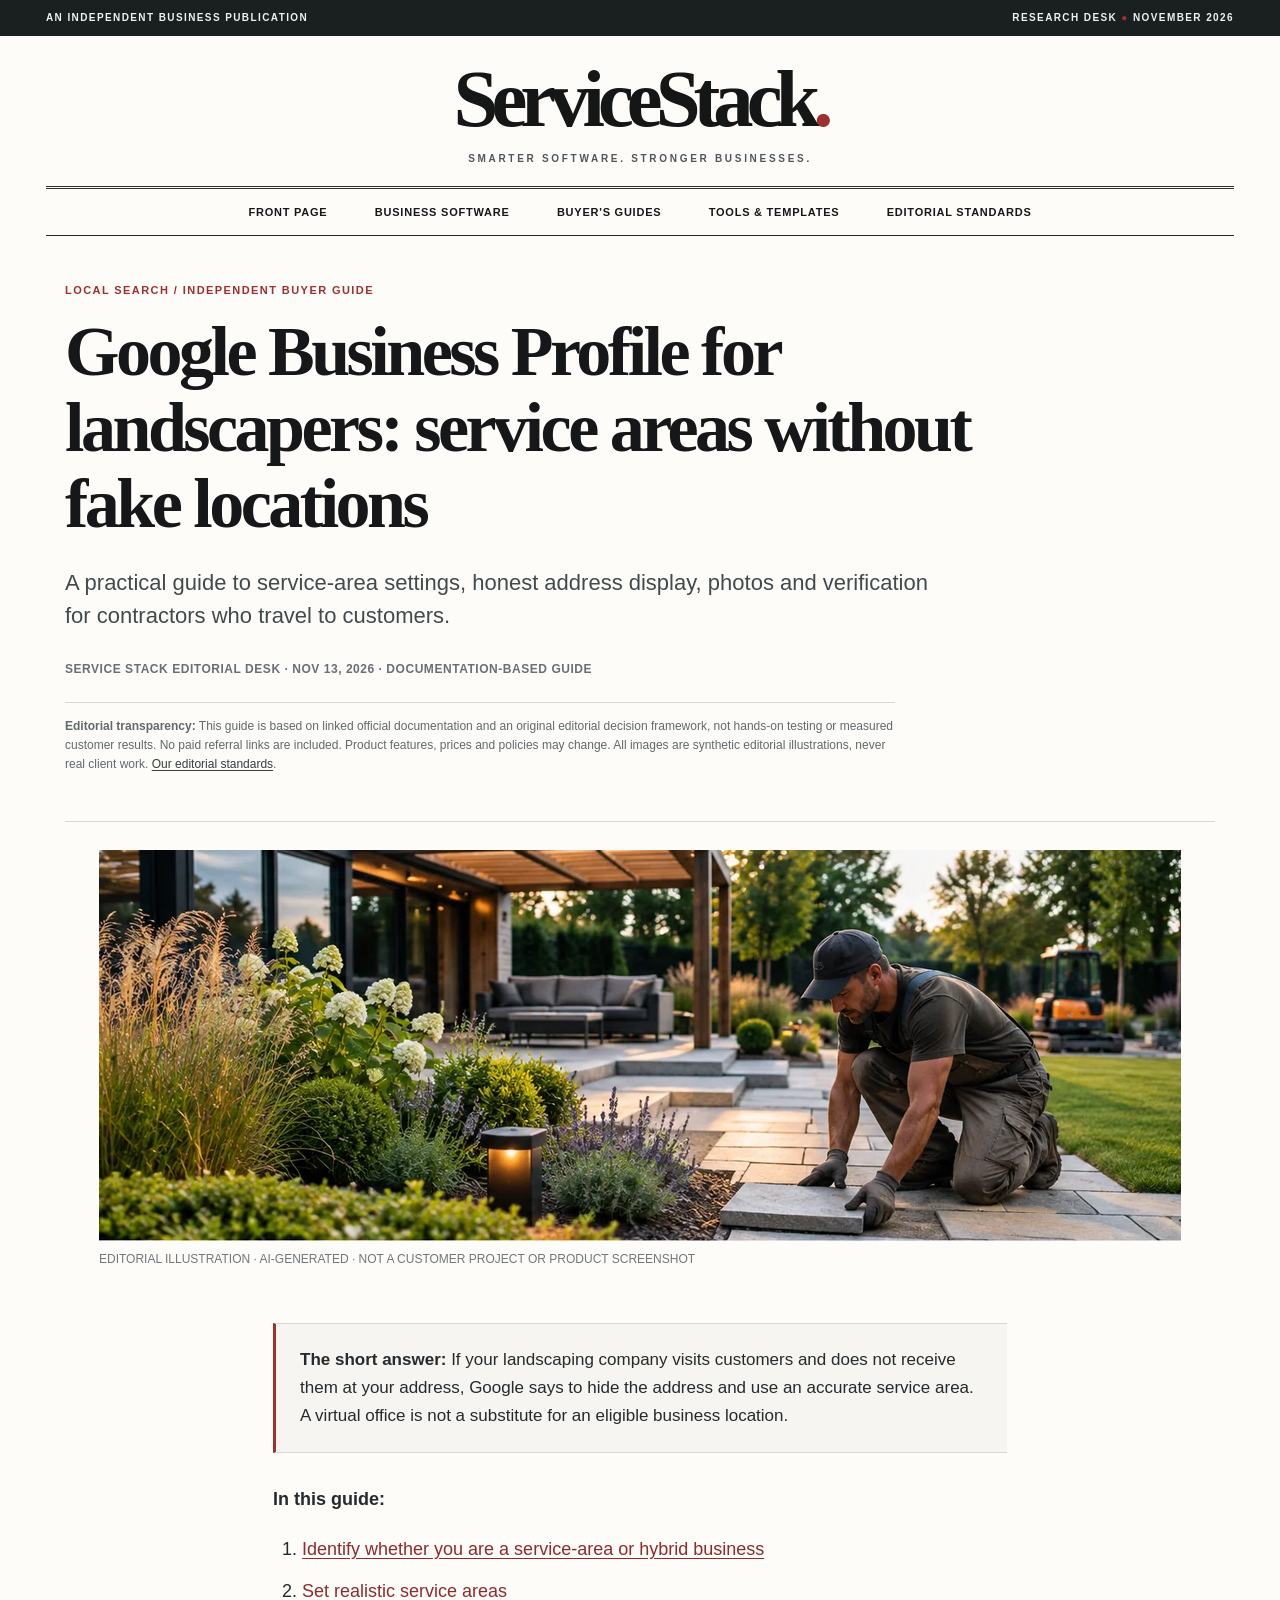
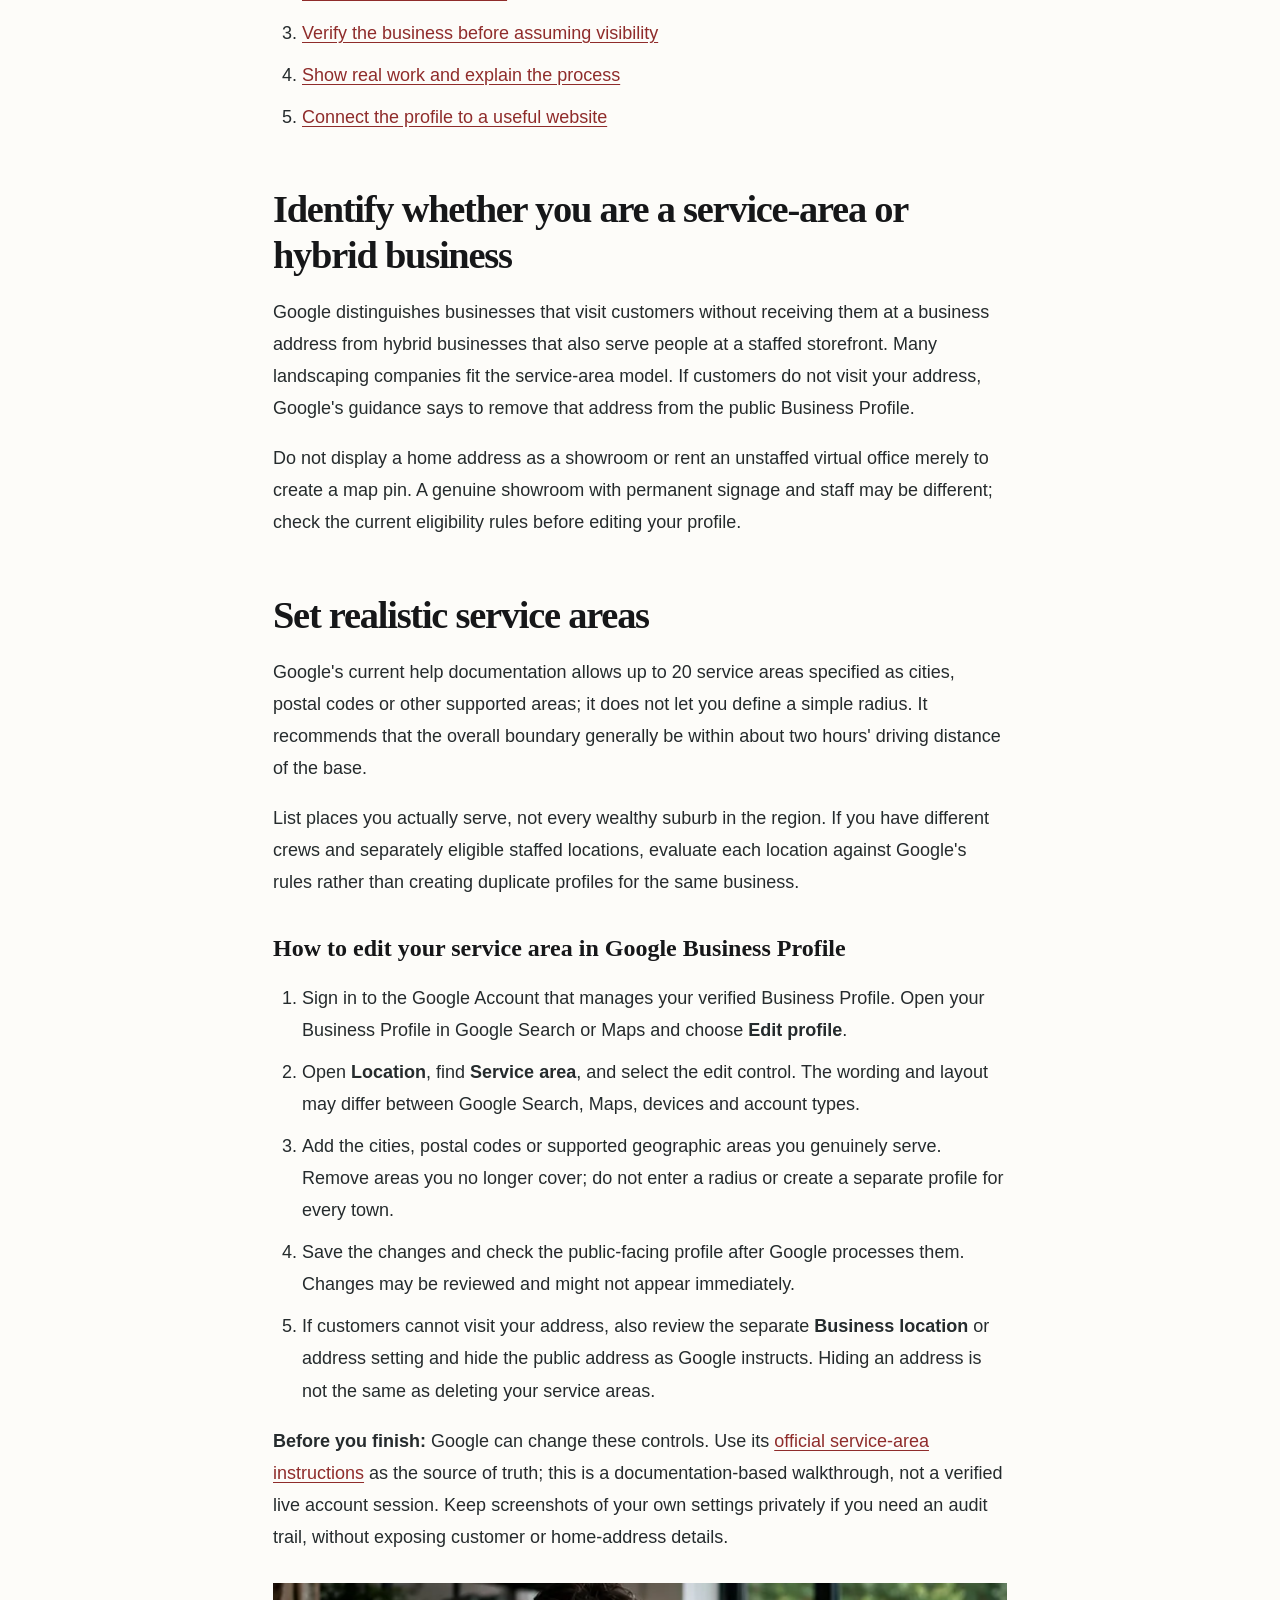
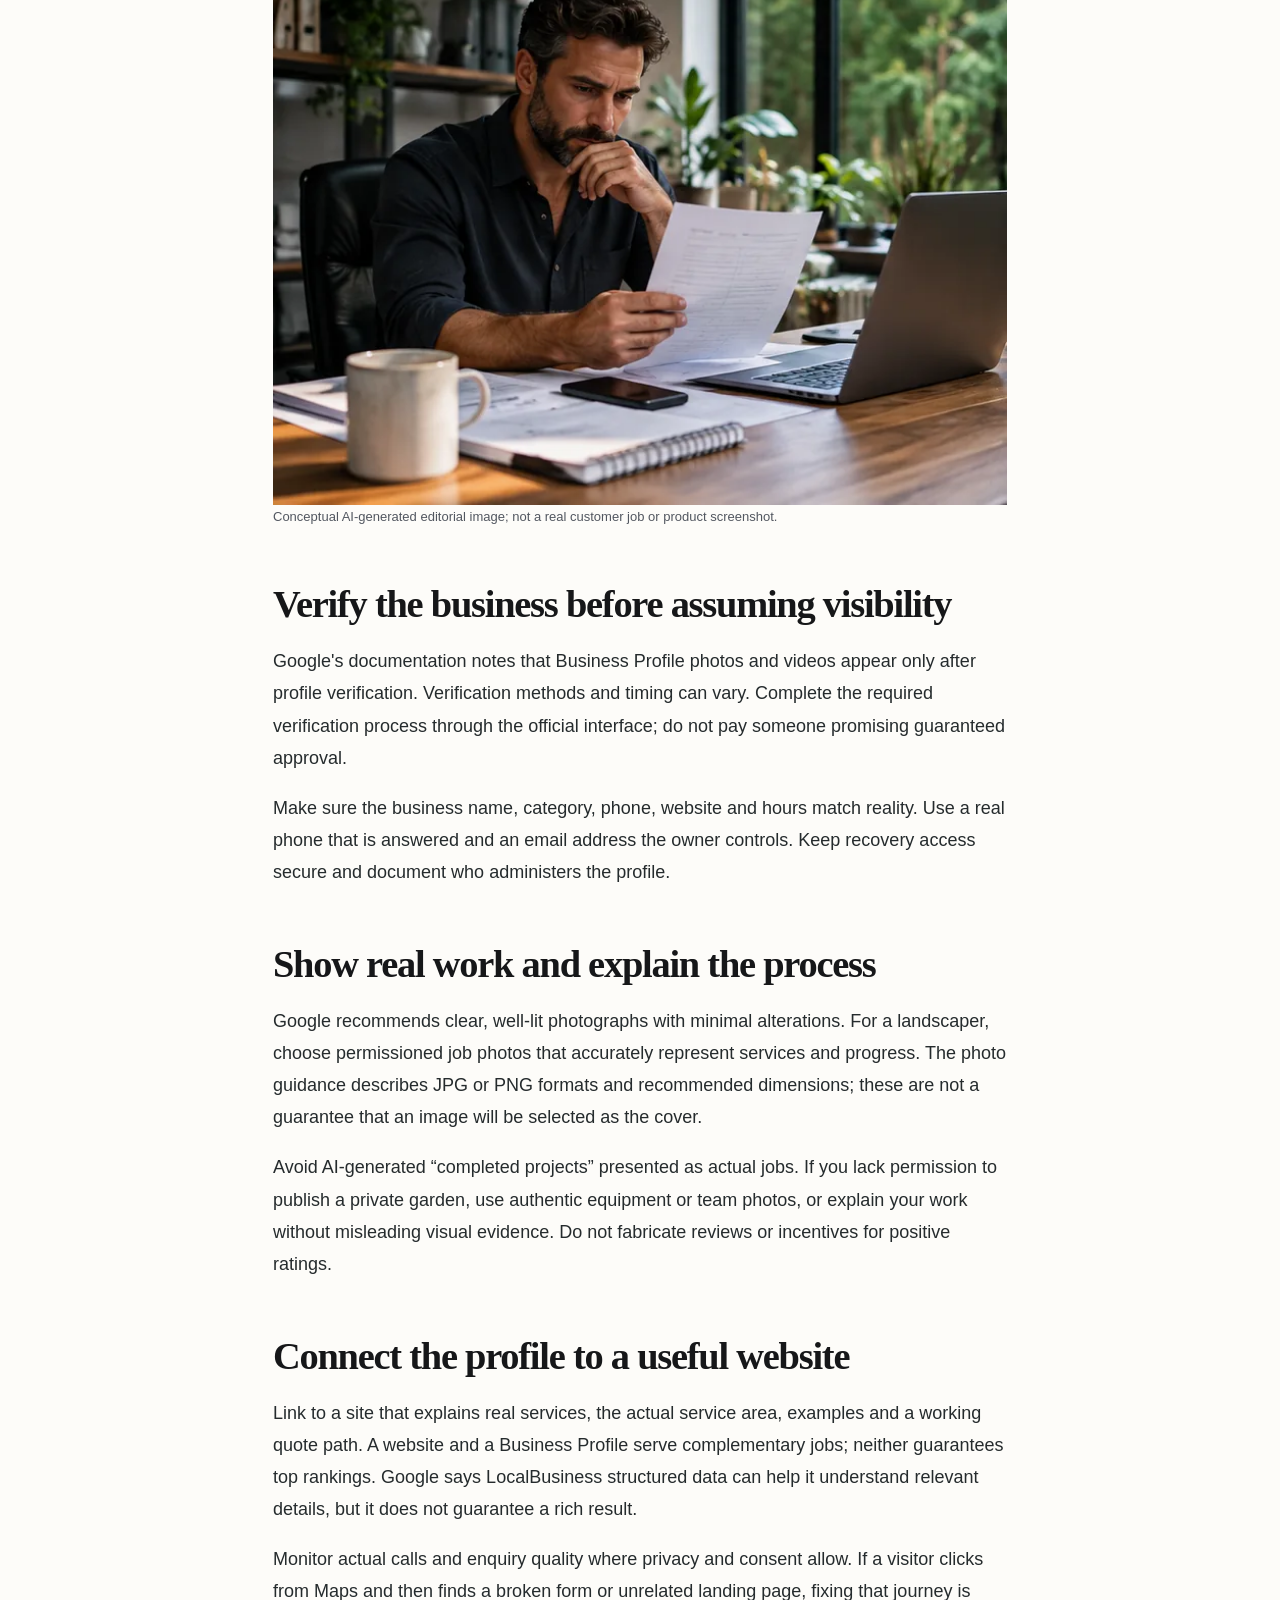
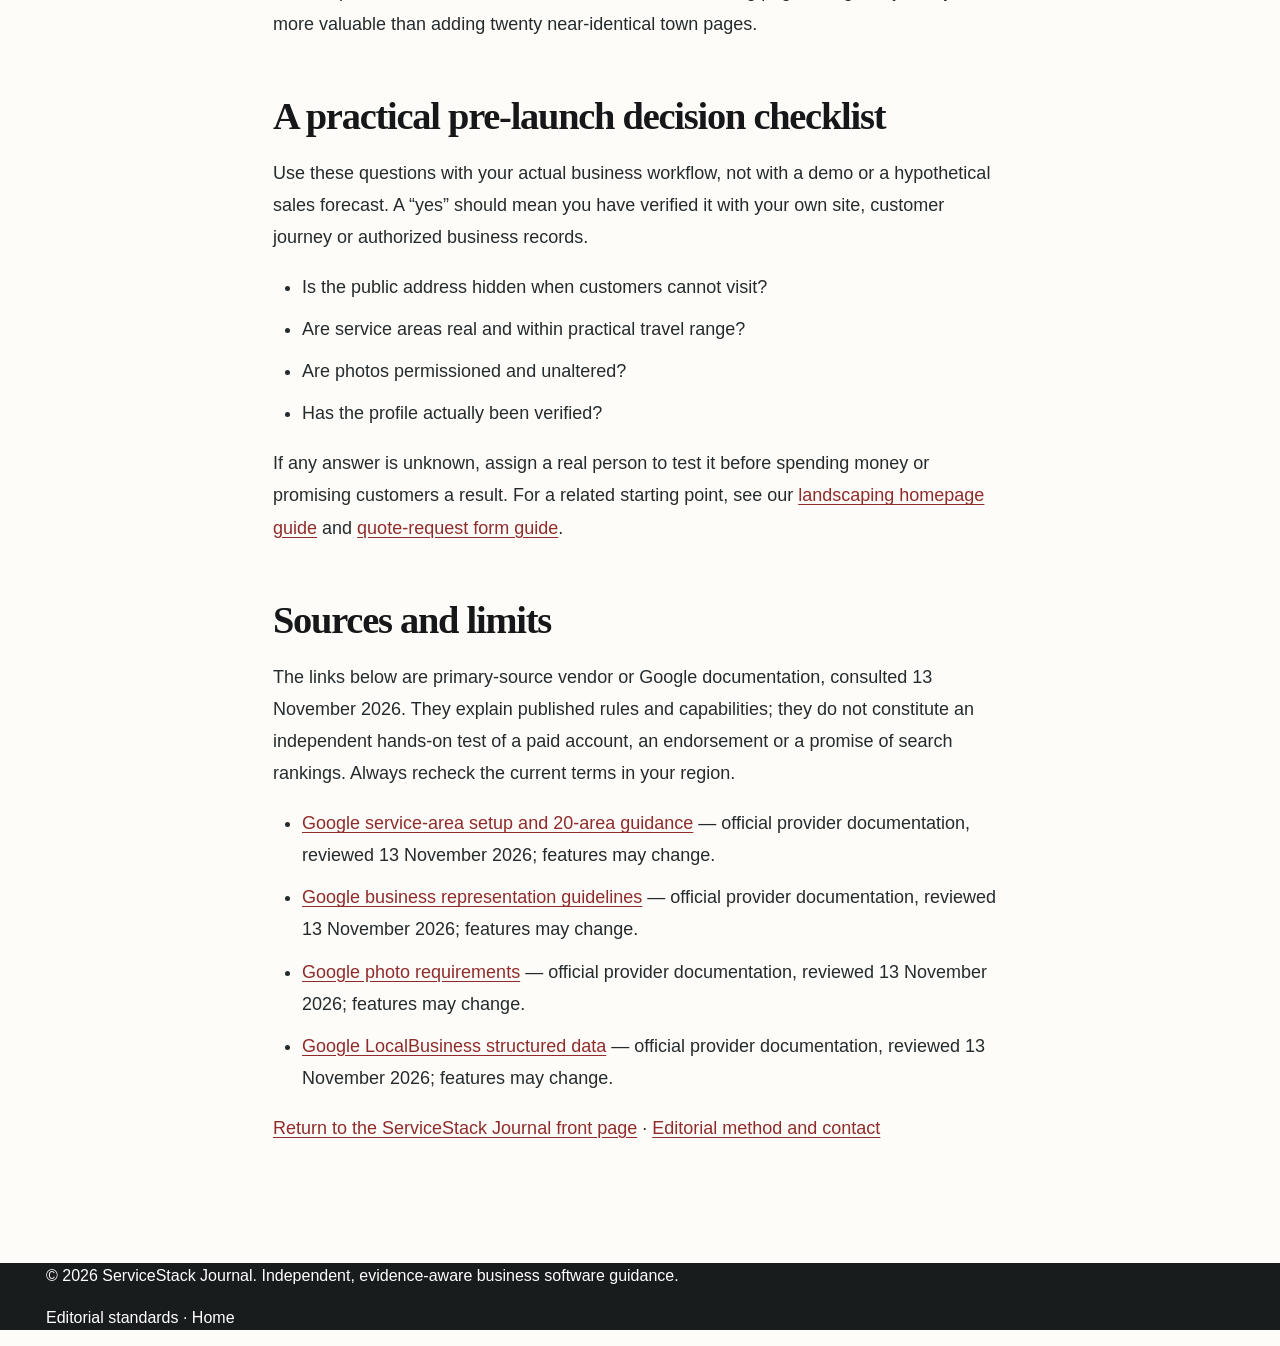
<file: articles/google-business-profile-landscapers.html>
<!doctype html>
<html lang="en"><head><meta charset="utf-8"><meta name="viewport" content="width=device-width,initial-scale=1">
<title>Google Business Profile for landscapers: service areas without fake locations | ServiceStack Journal</title>
<meta name="description" content="A practical guide to service-area settings, honest address display, photos and verification for contractors who travel to customers."><meta name="robots" content="noindex,nofollow"><meta name="theme-color" content="#141719">
<meta property="og:type" content="article"><meta property="og:title" content="Google Business Profile for landscapers: service areas without fake locations"><meta property="og:description" content="A practical guide to service-area settings, honest address display, photos and verification for contractors who travel to customers.">
<link rel="canonical" href="https://dmitriydizdar2020-cyber.github.io/servicestack-guide/articles/google-business-profile-landscapers.html"><link rel="stylesheet" href="../assets/editorial.css?v=5">
<script type="application/ld+json">{"@context":"https://schema.org","@type":"Article","headline":"Google Business Profile for landscapers: service areas without fake locations","description":"A practical guide to service-area settings, honest address display, photos and verification for contractors who travel to customers.","datePublished":"2026-11-13","author":{"@type":"Organization","name":"ServiceStack Journal Editorial Desk"},"publisher":{"@type":"Organization","name":"ServiceStack Journal"},"mainEntityOfPage":"https://dmitriydizdar2020-cyber.github.io/servicestack-guide/articles/google-business-profile-landscapers.html"}</script></head>
<body class="editorial-article"><a class="skip-link" href="#main">Skip to content</a>
<div class="topline"><div class="container topline-inner"><span>AN INDEPENDENT BUSINESS PUBLICATION</span><span>RESEARCH DESK <span class="ruby">●</span> NOVEMBER 2026</span></div></div>
<header class="site-header"><div class="container"><div class="brand-block"><a href="../" class="brand" aria-label="ServiceStack Journal home">Service<span>Stack</span><i>.</i></a><div class="brand-subtitle">SMARTER SOFTWARE. STRONGER BUSINESSES.</div></div><nav class="site-nav" aria-label="Main navigation"><div class="nav-links"><a href="../">Front Page</a><a href="../#features">Business Software</a><a href="../#guides">Buyer's Guides</a><a href="../#tools">Tools &amp; Templates</a><a href="../about.html">Editorial Standards</a></div></nav></div></header>
<main id="main" tabindex="-1"><section class="article-container article-header"><span class="section-label">LOCAL SEARCH / INDEPENDENT BUYER GUIDE</span>
<h1>Google Business Profile for landscapers: service areas without fake locations</h1><p class="dek">A practical guide to service-area settings, honest address display, photos and verification for contractors who travel to customers.</p><div class="article-meta">SERVICE STACK EDITORIAL DESK · NOV 13, 2026 · DOCUMENTATION-BASED GUIDE</div>
<p class="editorial-disclosure"><strong>Editorial transparency:</strong> This guide is based on linked official documentation and an original editorial decision framework, not hands-on testing or measured customer results. No paid referral links are included. Product features, prices and policies may change. All images are synthetic editorial illustrations, never real client work. <a href="../about.html">Our editorial standards</a>.</p></section>
<figure class="editorial-cover"><img src="../assets/landscape-contractor.webp" width="1300" height="391" loading="eager" alt="AI-generated editorial illustration of a landscaping project area"><figcaption>EDITORIAL ILLUSTRATION · AI-GENERATED · NOT A CUSTOMER PROJECT OR PRODUCT SCREENSHOT</figcaption></figure>
<div class="article-body"><div class="takeaway"><strong>The short answer:</strong> If your landscaping company visits customers and does not receive them at your address, Google says to hide the address and use an accurate service area. A virtual office is not a substitute for an eligible business location.</div>
<nav aria-label="Guide contents"><p><strong>In this guide:</strong></p><ol><li><a href="#section-1">Identify whether you are a service-area or hybrid business</a></li><li><a href="#section-2">Set realistic service areas</a></li><li><a href="#section-3">Verify the business before assuming visibility</a></li><li><a href="#section-4">Show real work and explain the process</a></li><li><a href="#section-5">Connect the profile to a useful website</a></li></ol></nav>
<section><h2 id="section-1">Identify whether you are a service-area or hybrid business</h2><p>Google distinguishes businesses that visit customers without receiving them at a business address from hybrid businesses that also serve people at a staffed storefront. Many landscaping companies fit the service-area model. If customers do not visit your address, Google's guidance says to remove that address from the public Business Profile.</p><p>Do not display a home address as a showroom or rent an unstaffed virtual office merely to create a map pin. A genuine showroom with permanent signage and staff may be different; check the current eligibility rules before editing your profile.</p></section>
<section><h2 id="section-2">Set realistic service areas</h2><p>Google's current help documentation allows up to 20 service areas specified as cities, postal codes or other supported areas; it does not let you define a simple radius. It recommends that the overall boundary generally be within about two hours' driving distance of the base.</p><p>List places you actually serve, not every wealthy suburb in the region. If you have different crews and separately eligible staffed locations, evaluate each location against Google's rules rather than creating duplicate profiles for the same business.</p>
<h3>How to edit your service area in Google Business Profile</h3>
<ol><li>Sign in to the Google Account that manages your verified Business Profile. Open your Business Profile in Google Search or Maps and choose <strong>Edit profile</strong>.</li><li>Open <strong>Location</strong>, find <strong>Service area</strong>, and select the edit control. The wording and layout may differ between Google Search, Maps, devices and account types.</li><li>Add the cities, postal codes or supported geographic areas you genuinely serve. Remove areas you no longer cover; do not enter a radius or create a separate profile for every town.</li><li>Save the changes and check the public-facing profile after Google processes them. Changes may be reviewed and might not appear immediately.</li><li>If customers cannot visit your address, also review the separate <strong>Business location</strong> or address setting and hide the public address as Google instructs. Hiding an address is not the same as deleting your service areas.</li></ol>
<p><strong>Before you finish:</strong> Google can change these controls. Use its <a href="https://support.google.com/business/answer/9157481?hl=en" target="_blank" rel="noopener noreferrer">official service-area instructions</a> as the source of truth; this is a documentation-based walkthrough, not a verified live account session. Keep screenshots of your own settings privately if you need an audit trail, without exposing customer or home-address details.</p><figure><img class="main-image" src="../assets/landscape-planning.webp" loading="lazy" width="1300" height="391" alt="AI-generated conceptual editorial image about local service planning"><figcaption class="caption">Conceptual AI-generated editorial image; not a real customer job or product screenshot.</figcaption></figure></section>
<section><h2 id="section-3">Verify the business before assuming visibility</h2><p>Google's documentation notes that Business Profile photos and videos appear only after profile verification. Verification methods and timing can vary. Complete the required verification process through the official interface; do not pay someone promising guaranteed approval.</p><p>Make sure the business name, category, phone, website and hours match reality. Use a real phone that is answered and an email address the owner controls. Keep recovery access secure and document who administers the profile.</p></section>
<section><h2 id="section-4">Show real work and explain the process</h2><p>Google recommends clear, well-lit photographs with minimal alterations. For a landscaper, choose permissioned job photos that accurately represent services and progress. The photo guidance describes JPG or PNG formats and recommended dimensions; these are not a guarantee that an image will be selected as the cover.</p><p>Avoid AI-generated “completed projects” presented as actual jobs. If you lack permission to publish a private garden, use authentic equipment or team photos, or explain your work without misleading visual evidence. Do not fabricate reviews or incentives for positive ratings.</p></section>
<section><h2 id="section-5">Connect the profile to a useful website</h2><p>Link to a site that explains real services, the actual service area, examples and a working quote path. A website and a Business Profile serve complementary jobs; neither guarantees top rankings. Google says LocalBusiness structured data can help it understand relevant details, but it does not guarantee a rich result.</p><p>Monitor actual calls and enquiry quality where privacy and consent allow. If a visitor clicks from Maps and then finds a broken form or unrelated landing page, fixing that journey is more valuable than adding twenty near-identical town pages.</p></section>
<section><h2 id="checklist">A practical pre-launch decision checklist</h2><p>Use these questions with your actual business workflow, not with a demo or a hypothetical sales forecast. A “yes” should mean you have verified it with your own site, customer journey or authorized business records.</p><ul><li>Is the public address hidden when customers cannot visit?</li><li>Are service areas real and within practical travel range?</li><li>Are photos permissioned and unaltered?</li><li>Has the profile actually been verified?</li></ul><p>If any answer is unknown, assign a real person to test it before spending money or promising customers a result. For a related starting point, see our <a href="landscaping-homepage-guide.html">landscaping homepage guide</a> and <a href="landscaping-quote-request-form.html">quote-request form guide</a>.</p></section>
<section><h2 id="sources">Sources and limits</h2><p>The links below are primary-source vendor or Google documentation, consulted 13 November 2026. They explain published rules and capabilities; they do not constitute an independent hands-on test of a paid account, an endorsement or a promise of search rankings. Always recheck the current terms in your region.</p><ul><li><a href="https://support.google.com/business/answer/9157481?hl=en" rel="noopener noreferrer" target="_blank">Google service-area setup and 20-area guidance</a> — official provider documentation, reviewed 13 November 2026; features may change.</li><li><a href="https://support.google.com/business/answer/3038177" rel="noopener noreferrer" target="_blank">Google business representation guidelines</a> — official provider documentation, reviewed 13 November 2026; features may change.</li><li><a href="https://support.google.com/business/answer/6103862?hl=en" rel="noopener noreferrer" target="_blank">Google photo requirements</a> — official provider documentation, reviewed 13 November 2026; features may change.</li><li><a href="https://developers.google.com/search/docs/appearance/structured-data/local-business" rel="noopener noreferrer" target="_blank">Google LocalBusiness structured data</a> — official provider documentation, reviewed 13 November 2026; features may change.</li></ul></section>
<p><a href="../">Return to the ServiceStack Journal front page</a> · <a href="../about.html">Editorial method and contact</a></p></div></main>
<footer class="site-footer"><div class="container"><p>© 2026 ServiceStack Journal. Independent, evidence-aware business software guidance.</p><p><a href="../about.html">Editorial standards</a> · <a href="../">Home</a></p></div></footer></body></html>
</file>
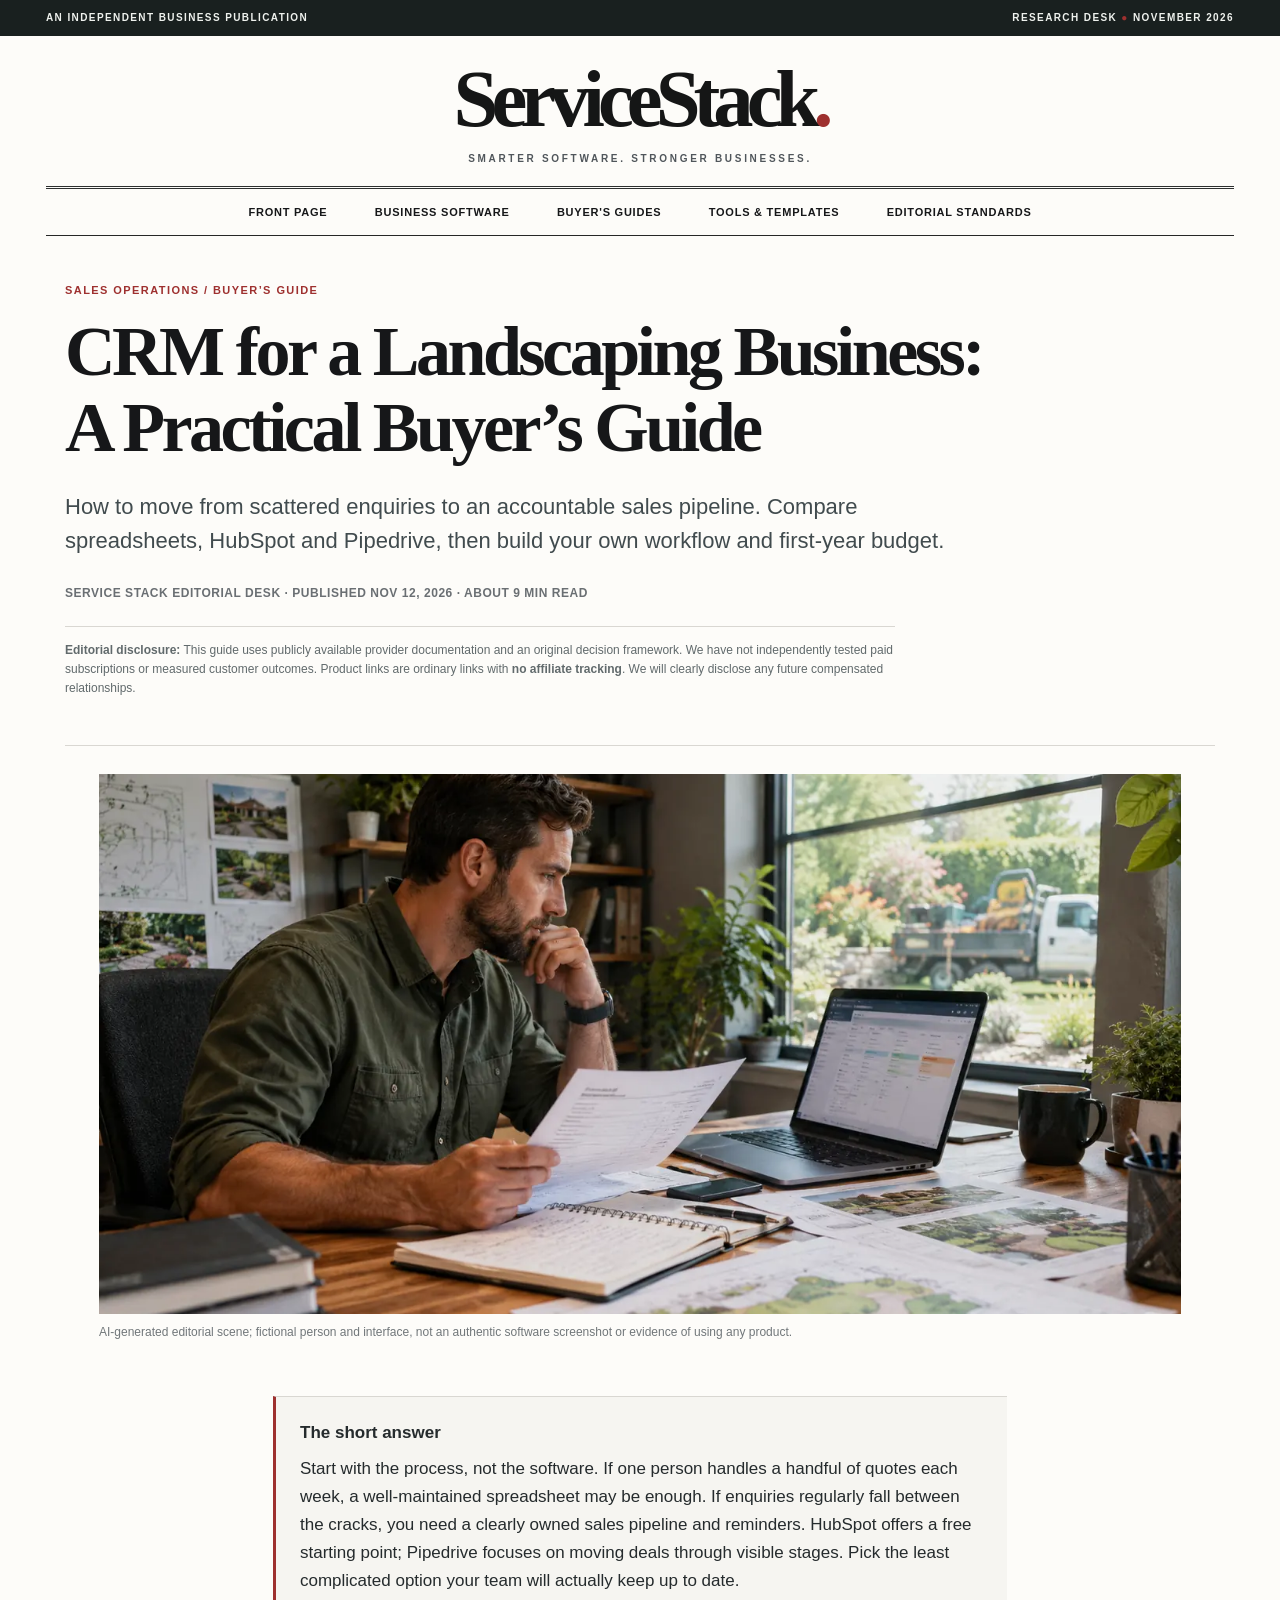
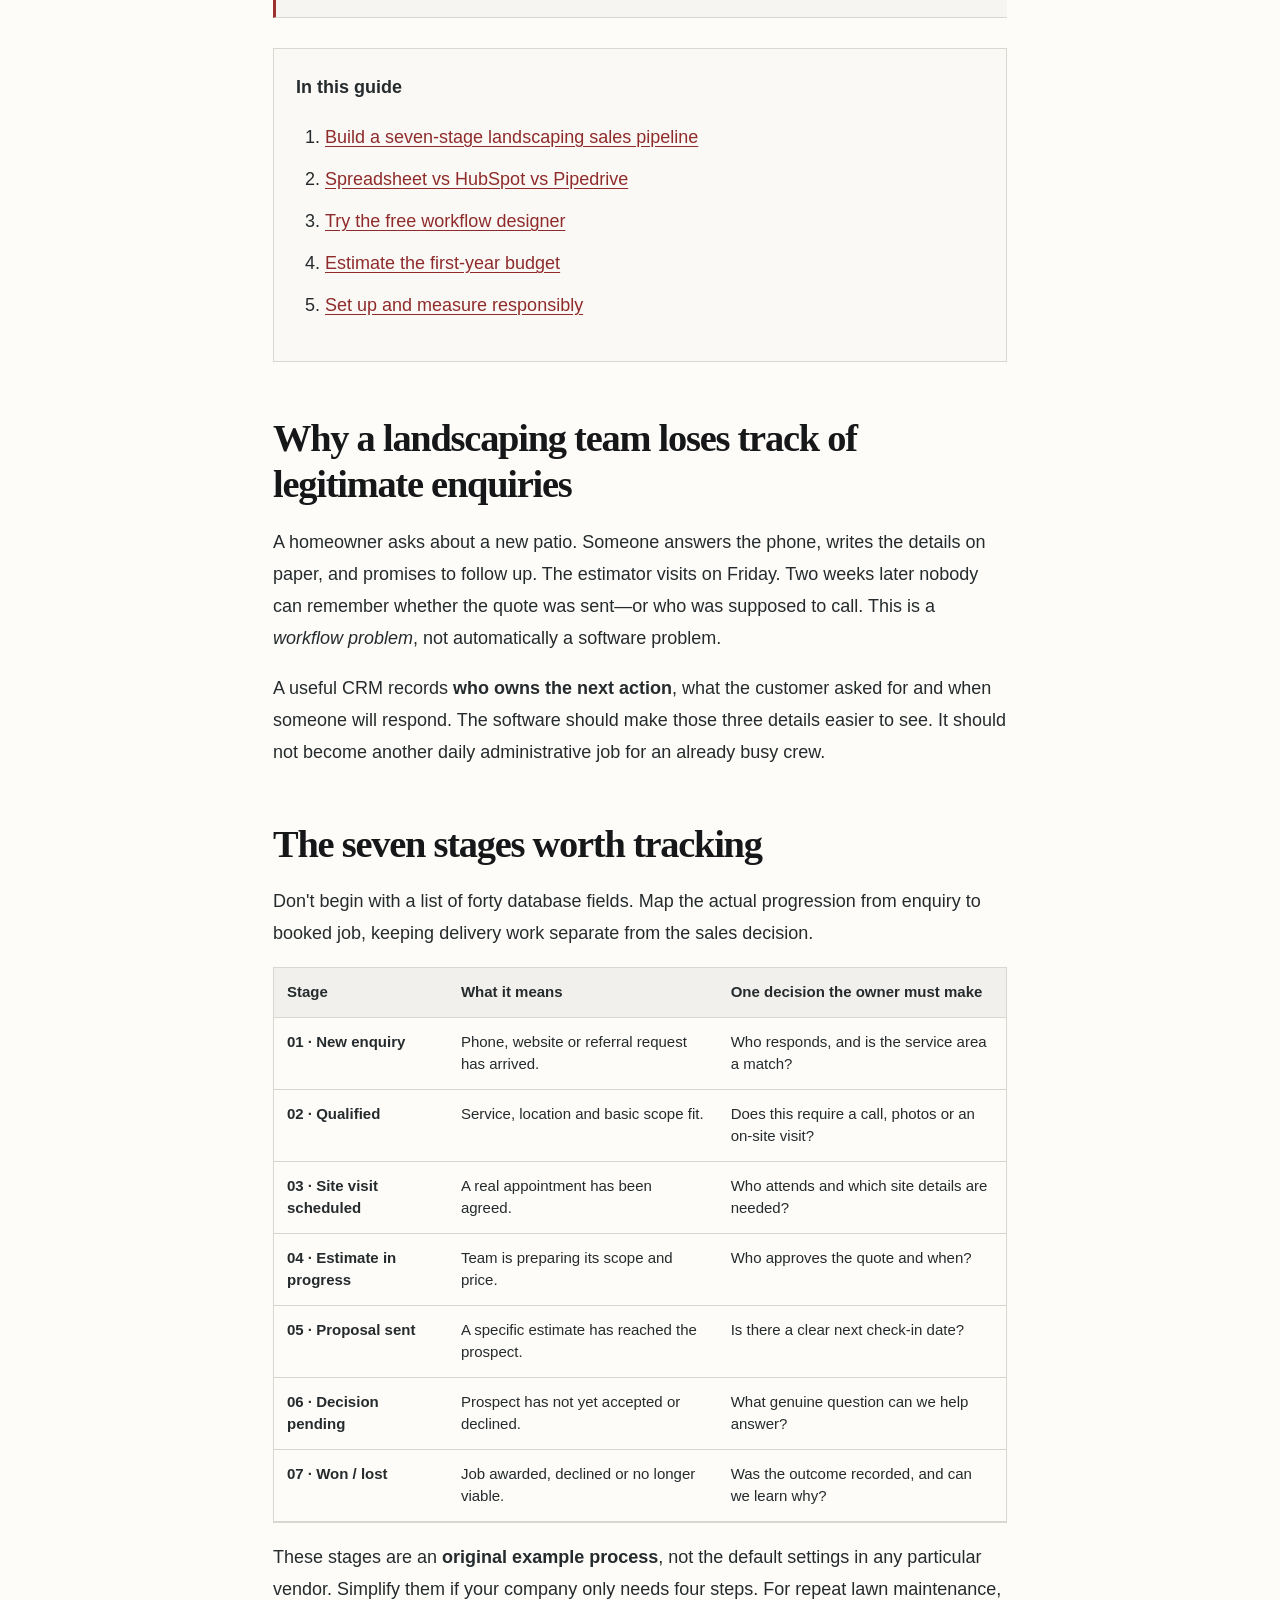
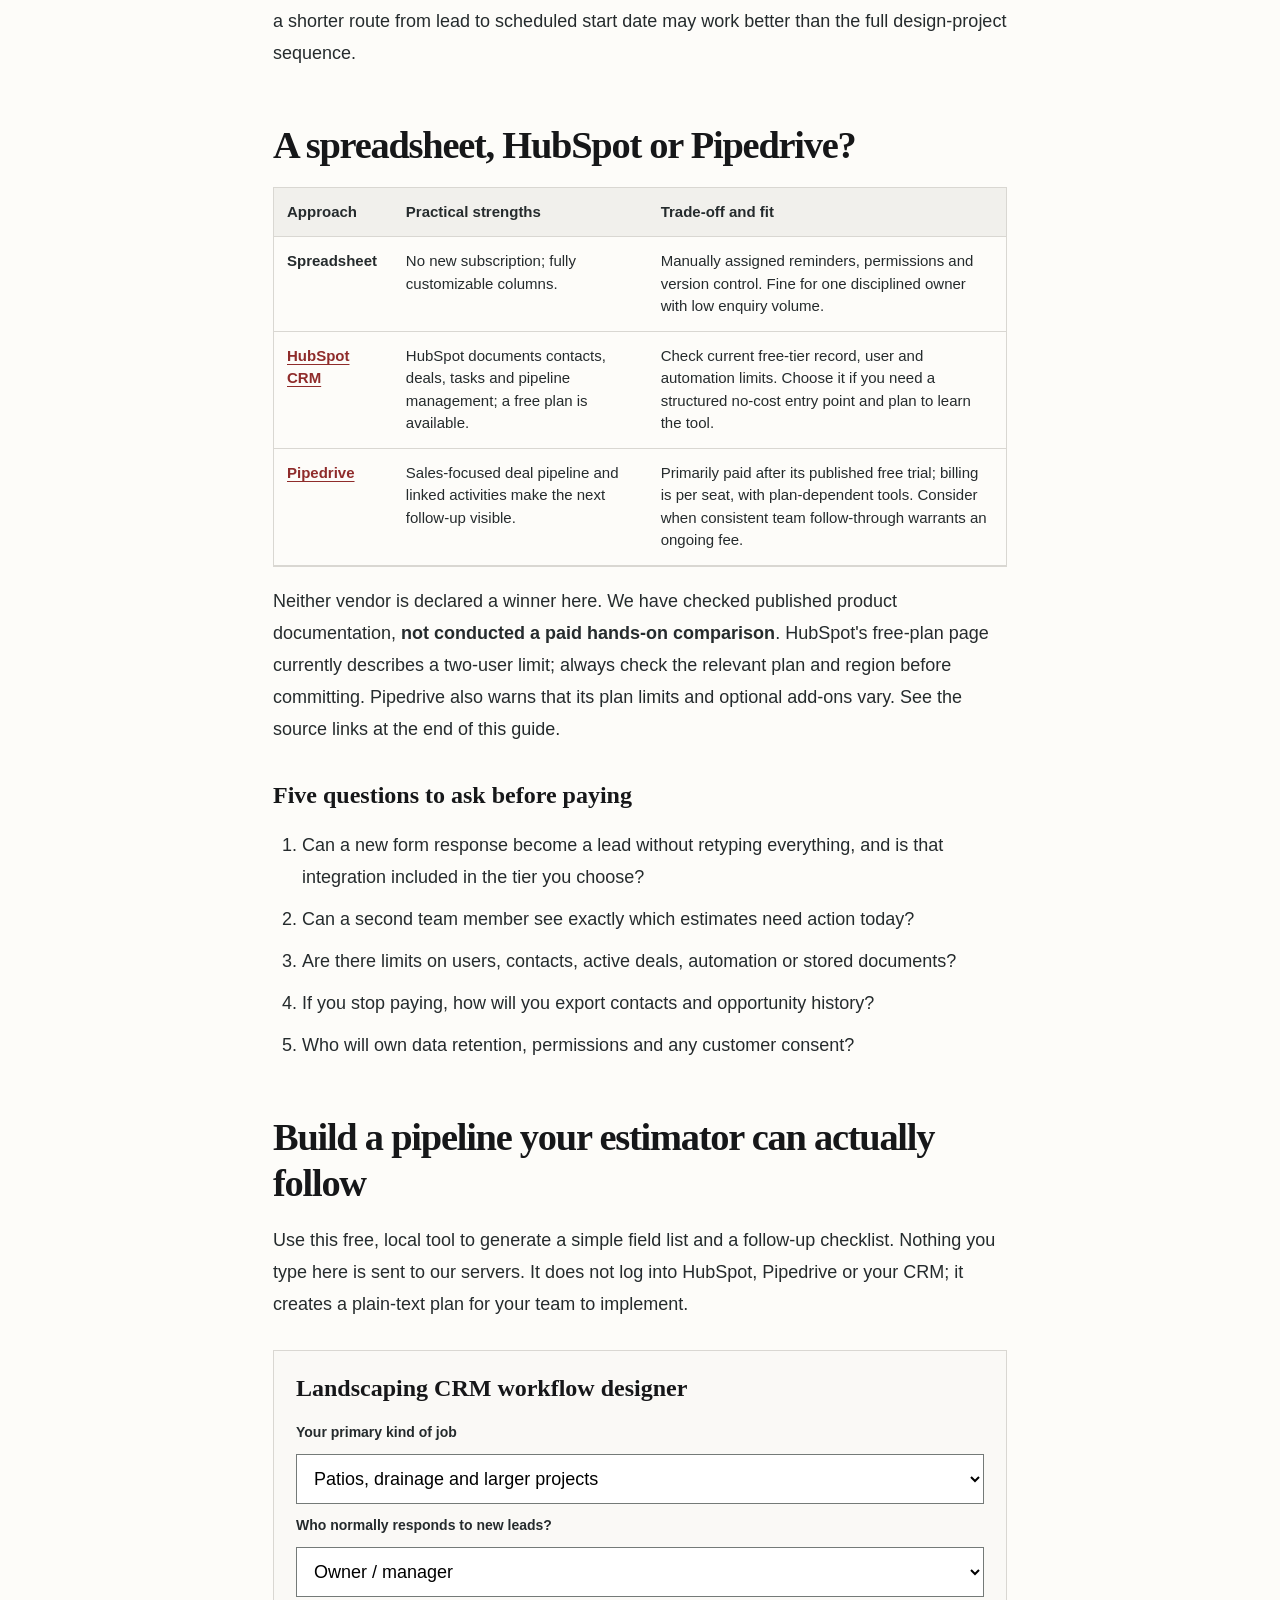
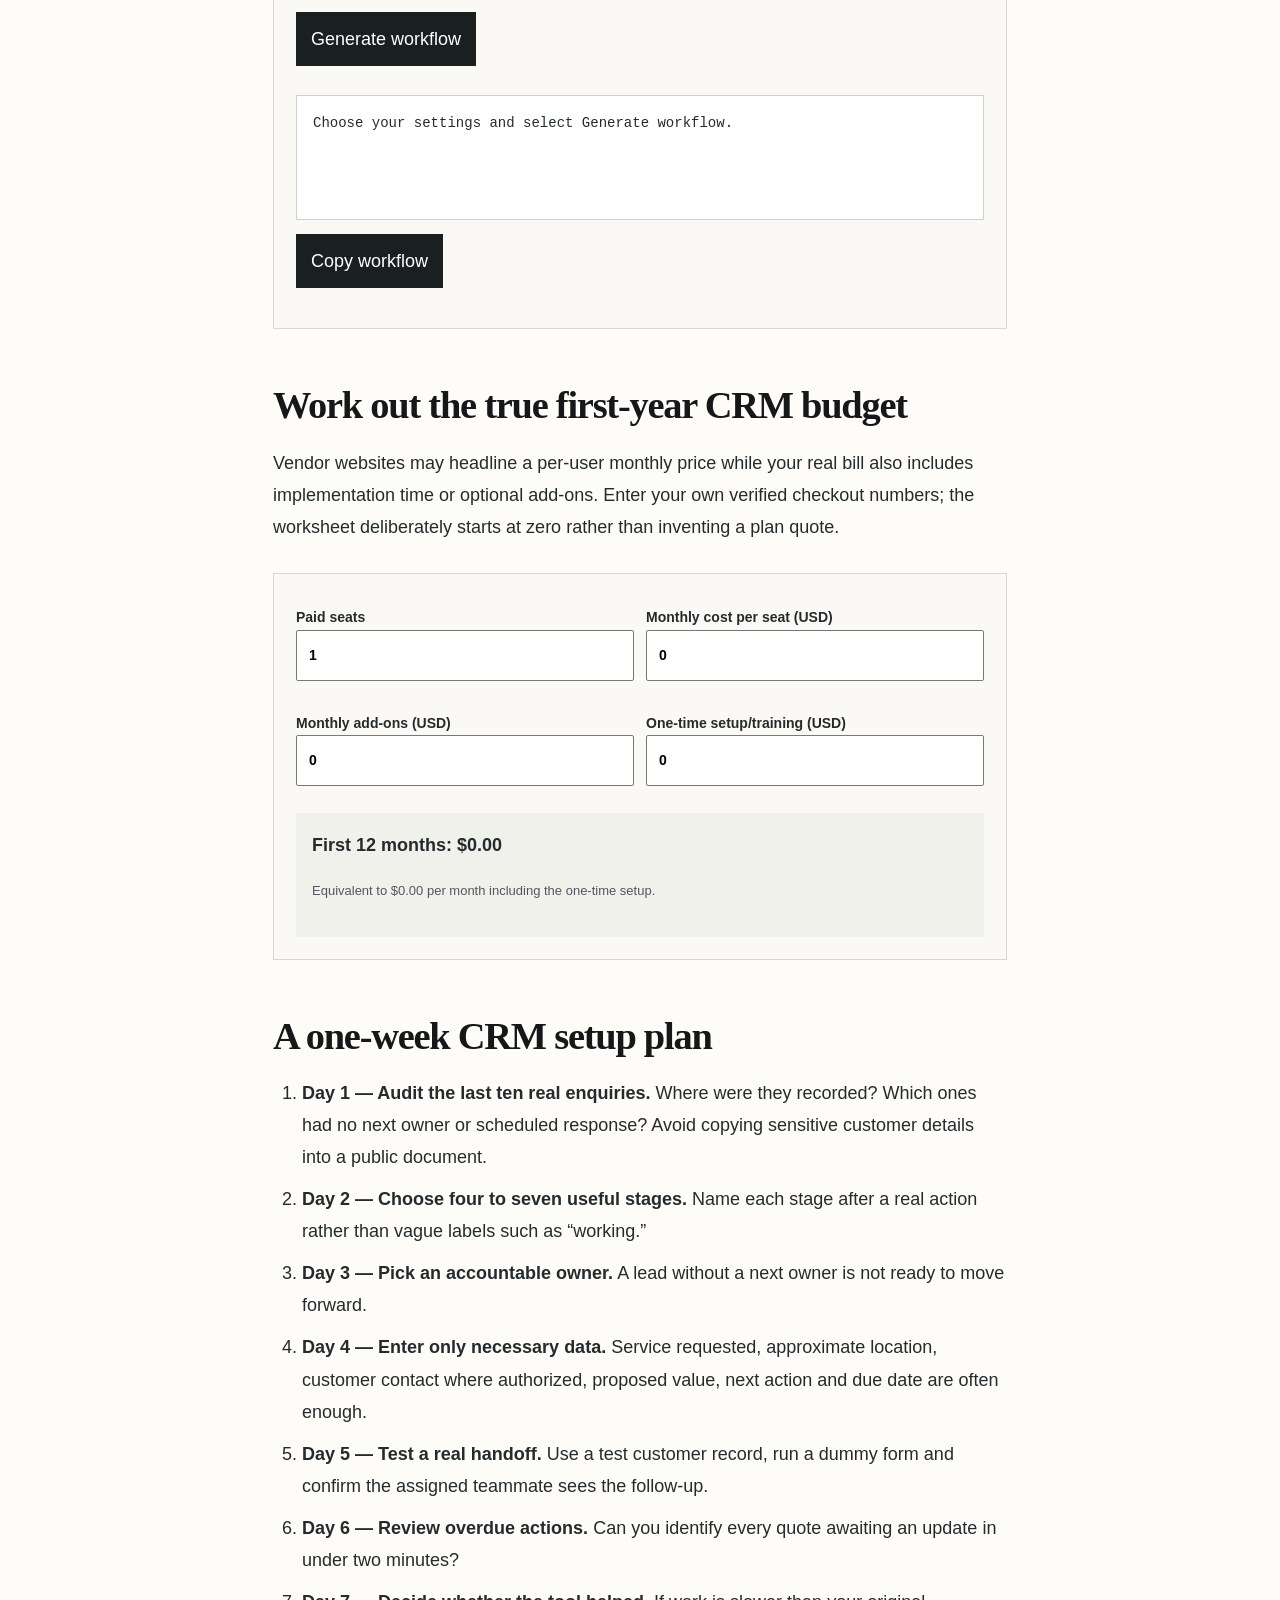
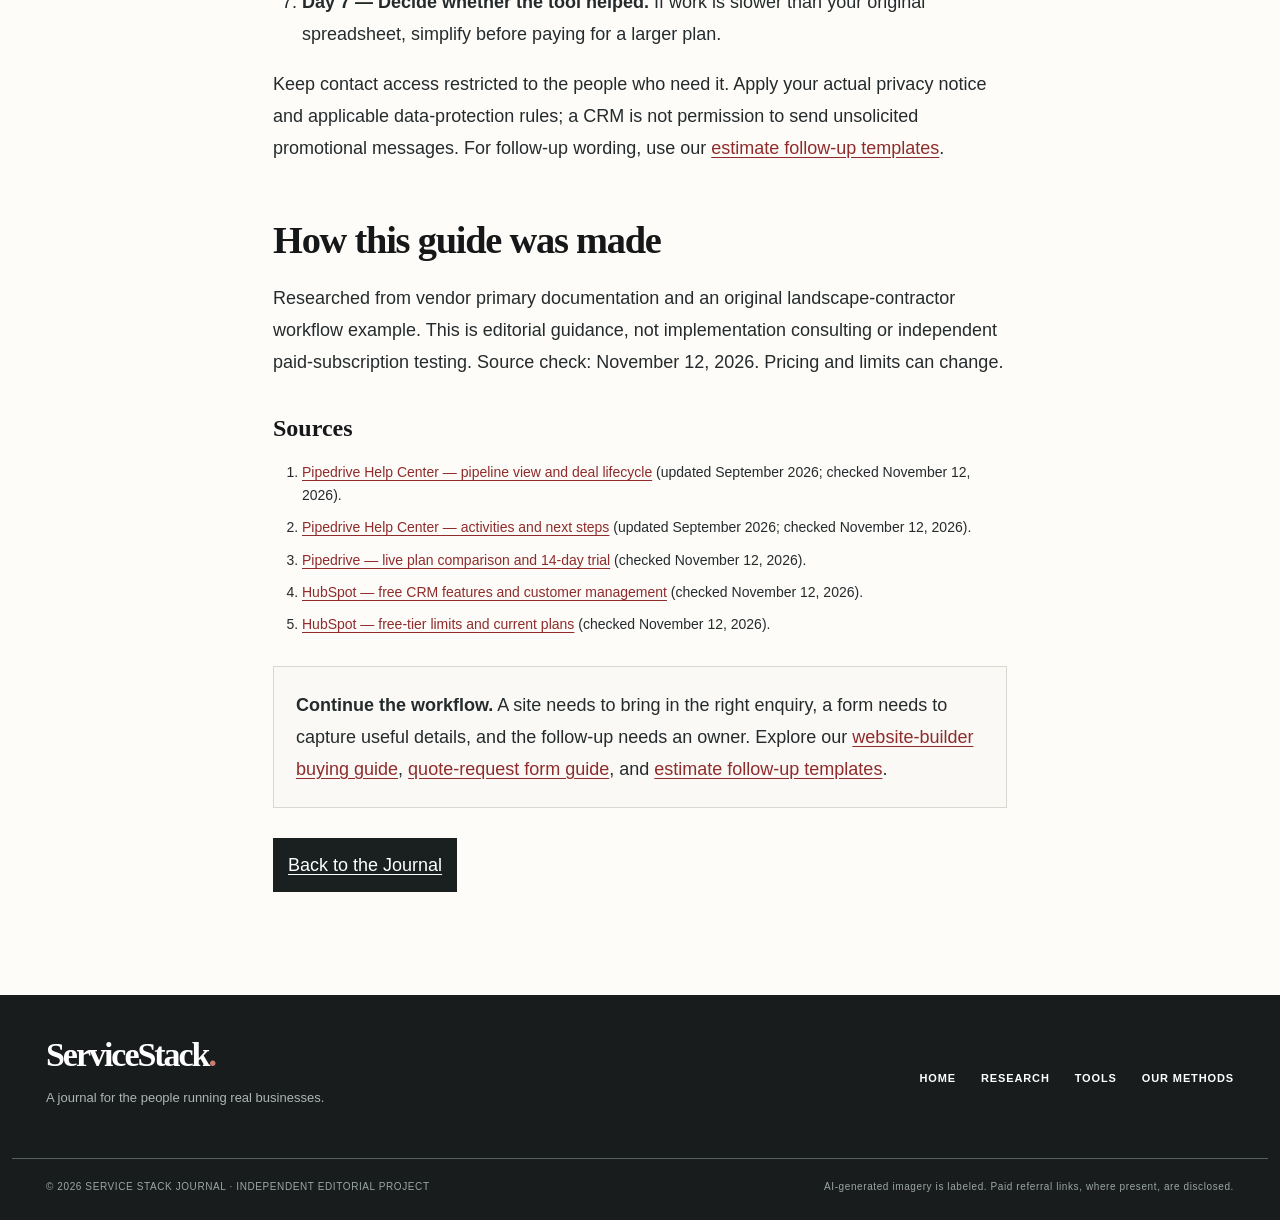
<file: articles/landscaping-crm-guide.html>
<!doctype html>
<html lang="en"><head><meta charset="utf-8"><meta name="viewport" content="width=device-width,initial-scale=1">
<title>CRM for a Landscaping Business: A Practical Buyer’s Guide | ServiceStack Journal</title>
<meta name="description" content="How to move from scattered enquiries to an accountable sales pipeline. Compare spreadsheets, HubSpot and Pipedrive, then build your own workflow and first-year budget.">
<meta name="robots" content="index,follow,max-image-preview:large"><meta name="theme-color" content="#141719">
<link rel="canonical" href="https://dmitriydizdar2020-cyber.github.io/servicestack-guide/articles/landscaping-crm-guide.html">
<meta property="og:type" content="article"><meta property="og:title" content="CRM for a Landscaping Business: A Practical Buyer’s Guide"><meta property="og:description" content="How to move from scattered enquiries to an accountable sales pipeline. Compare spreadsheets, HubSpot and Pipedrive, then build your own workflow and first-year budget.">
<link rel="stylesheet" href="../assets/editorial.css?v=3">
<script type="application/ld+json">{"@context": "https://schema.org", "@type": "Article", "headline": "CRM for a Landscaping Business: A Practical Buyer’s Guide", "description": "How to move from scattered enquiries to an accountable sales pipeline. Compare spreadsheets, HubSpot and Pipedrive, then build your own workflow and first-year budget.", "datePublished": "2026-11-12", "dateModified": "2026-11-12", "author": {"@type": "Organization", "name": "ServiceStack Journal Editorial Desk"}, "publisher": {"@type": "Organization", "name": "ServiceStack Journal"}, "mainEntityOfPage": "https://dmitriydizdar2020-cyber.github.io/servicestack-guide/articles/landscaping-crm-guide.html"}</script>
</head>
<body class="editorial-article"><a class="skip-link" href="#main">Skip to content</a>
<div class="topline"><div class="container topline-inner"><span>AN INDEPENDENT BUSINESS PUBLICATION</span><span>RESEARCH DESK <span class="ruby">●</span> NOVEMBER 2026</span></div></div>
<header class="site-header"><div class="container">
<div class="brand-block"><a href="../" class="brand" aria-label="ServiceStack Journal home">Service<span>Stack</span><i>.</i></a><div class="brand-subtitle">SMARTER SOFTWARE. STRONGER BUSINESSES.</div></div>
<nav class="site-nav" aria-label="Main navigation"><div class="nav-links"><a href="../" >Front Page</a><a href="../#features">Business Software</a><a href="../#guides">Buyer's Guides</a><a href="../#tools">Tools &amp; Templates</a><a href="../about.html">Editorial Standards</a></div><span class="nav-label">THE INDEPENDENT EDITION</span></nav>
</div></header>

<main id="main" tabindex="-1"><section class="article-container article-header">
<span class="section-label">SALES OPERATIONS / BUYER’S GUIDE</span>
<h1>CRM for a Landscaping Business: A Practical Buyer’s Guide</h1>
<p class="dek">How to move from scattered enquiries to an accountable sales pipeline. Compare spreadsheets, HubSpot and Pipedrive, then build your own workflow and first-year budget.</p>
<div class="article-meta">SERVICE STACK EDITORIAL DESK · PUBLISHED NOV 12, 2026 · ABOUT 9 MIN READ</div>
<p class="editorial-disclosure"><strong>Editorial disclosure:</strong> This guide uses publicly available provider documentation and an original decision framework. We have not independently tested paid subscriptions or measured customer outcomes. Product links are ordinary links with <strong>no affiliate tracking</strong>. We will clearly disclose any future compensated relationships.</p>
</section>
<figure class="editorial-cover"><img src="../assets/crm-planning-editorial.webp" width="1380" height="777" alt="AI-generated editorial scene of a landscaping business manager checking project estimates and a laptop" loading="eager" fetchpriority="high" decoding="async"><figcaption>AI-generated editorial scene; fictional person and interface, not an authentic software screenshot or evidence of using any product.</figcaption></figure>
<div class="article-body">

<div class="key"><strong>The short answer</strong>Start with the process, not the software. If one person handles a handful of quotes each week, a well-maintained spreadsheet may be enough. If enquiries regularly fall between the cracks, you need a clearly owned sales pipeline and reminders. HubSpot offers a free starting point; Pipedrive focuses on moving deals through visible stages. Pick the least complicated option your team will actually keep up to date.</div>
<nav aria-label="Contents of this CRM guide" class="see"><strong>In this guide</strong><ol><li><a href="#pipeline">Build a seven-stage landscaping sales pipeline</a></li><li><a href="#compare">Spreadsheet vs HubSpot vs Pipedrive</a></li><li><a href="#workflow">Try the free workflow designer</a></li><li><a href="#budget">Estimate the first-year budget</a></li><li><a href="#launch">Set up and measure responsibly</a></li></ol></nav>
<h2 id="problem">Why a landscaping team loses track of legitimate enquiries</h2>
<p>A homeowner asks about a new patio. Someone answers the phone, writes the details on paper, and promises to follow up. The estimator visits on Friday. Two weeks later nobody can remember whether the quote was sent—or who was supposed to call. This is a <em>workflow problem</em>, not automatically a software problem.</p>
<p>A useful CRM records <strong>who owns the next action</strong>, what the customer asked for and when someone will respond. The software should make those three details easier to see. It should not become another daily administrative job for an already busy crew.</p>
<h2 id="pipeline">The seven stages worth tracking</h2>
<p>Don't begin with a list of forty database fields. Map the actual progression from enquiry to booked job, keeping delivery work separate from the sales decision.</p>
<div class="tableflow" role="region" aria-label="CRM options comparison" tabindex="0"><table><thead><tr><th>Stage</th><th>What it means</th><th>One decision the owner must make</th></tr></thead><tbody>
<tr><td><strong>01 · New enquiry</strong></td><td>Phone, website or referral request has arrived.</td><td>Who responds, and is the service area a match?</td></tr>
<tr><td><strong>02 · Qualified</strong></td><td>Service, location and basic scope fit.</td><td>Does this require a call, photos or an on-site visit?</td></tr>
<tr><td><strong>03 · Site visit scheduled</strong></td><td>A real appointment has been agreed.</td><td>Who attends and which site details are needed?</td></tr>
<tr><td><strong>04 · Estimate in progress</strong></td><td>Team is preparing its scope and price.</td><td>Who approves the quote and when?</td></tr>
<tr><td><strong>05 · Proposal sent</strong></td><td>A specific estimate has reached the prospect.</td><td>Is there a clear next check-in date?</td></tr>
<tr><td><strong>06 · Decision pending</strong></td><td>Prospect has not yet accepted or declined.</td><td>What genuine question can we help answer?</td></tr>
<tr><td><strong>07 · Won / lost</strong></td><td>Job awarded, declined or no longer viable.</td><td>Was the outcome recorded, and can we learn why?</td></tr>
</tbody></table></div>
<p>These stages are an <strong>original example process</strong>, not the default settings in any particular vendor. Simplify them if your company only needs four steps. For repeat lawn maintenance, a shorter route from lead to scheduled start date may work better than the full design-project sequence.</p>
<h2 id="compare">A spreadsheet, HubSpot or Pipedrive?</h2>
<div class="tableflow" role="region" aria-label="CRM options comparison" tabindex="0"><table><thead><tr><th>Approach</th><th>Practical strengths</th><th>Trade-off and fit</th></tr></thead><tbody>
<tr><td><strong>Spreadsheet</strong></td><td>No new subscription; fully customizable columns.</td><td>Manually assigned reminders, permissions and version control. Fine for one disciplined owner with low enquiry volume.</td></tr>
<tr><td><strong><a href="https://www.hubspot.com/products/crm" target="_blank" rel="noopener noreferrer">HubSpot CRM</a></strong></td><td>HubSpot documents contacts, deals, tasks and pipeline management; a free plan is available.</td><td>Check current free-tier record, user and automation limits. Choose it if you need a structured no-cost entry point and plan to learn the tool.</td></tr>
<tr><td><strong><a href="https://www.pipedrive.com/en/pricing" target="_blank" rel="noopener noreferrer">Pipedrive</a></strong></td><td>Sales-focused deal pipeline and linked activities make the next follow-up visible.</td><td>Primarily paid after its published free trial; billing is per seat, with plan-dependent tools. Consider when consistent team follow-through warrants an ongoing fee.</td></tr>
</tbody></table></div>
<p>Neither vendor is declared a winner here. We have checked published product documentation, <strong>not conducted a paid hands-on comparison</strong>. HubSpot's free-plan page currently describes a two-user limit; always check the relevant plan and region before committing. Pipedrive also warns that its plan limits and optional add-ons vary. See the source links at the end of this guide.</p>
<h3>Five questions to ask before paying</h3>
<ol><li>Can a new form response become a lead without retyping everything, and is that integration included in the tier you choose?</li><li>Can a second team member see exactly which estimates need action today?</li><li>Are there limits on users, contacts, active deals, automation or stored documents?</li><li>If you stop paying, how will you export contacts and opportunity history?</li><li>Who will own data retention, permissions and any customer consent?</li></ol>
<h2 id="workflow">Build a pipeline your estimator can actually follow</h2>
<p>Use this free, local tool to generate a simple field list and a follow-up checklist. Nothing you type here is sent to our servers. It does not log into HubSpot, Pipedrive or your CRM; it creates a plain-text plan for your team to implement.</p>
<div class="tool" id="pipeline-planner"><h3 style="margin-top:0">Landscaping CRM workflow designer</h3>
<label for="sales-type">Your primary kind of job</label><select id="sales-type" style="width:100%;padding:13px;border:1px solid #747a78;background:#fff"><option value="design">Patios, drainage and larger projects</option><option value="maintenance">Recurring maintenance</option><option value="mixed">Mixed services</option></select>
<label for="contact-owner">Who normally responds to new leads?</label><select id="contact-owner" style="width:100%;padding:13px;border:1px solid #747a78;background:#fff"><option value="Owner / manager">Owner / manager</option><option value="Office coordinator">Office coordinator</option><option value="Estimator">Estimator</option></select>
<button type="button" id="make-pipeline" style="margin:15px 0">Generate workflow</button>
<pre id="pipeline-result" aria-live="polite" style="white-space:pre-wrap;word-break:break-word;border:1px solid #d1d1cc;background:#fff;padding:16px;font:14px/1.6 ui-monospace,SFMono-Regular,Consolas,monospace;min-height:125px">Choose your settings and select Generate workflow.</pre>
<button type="button" id="copy-pipeline">Copy workflow</button><p id="copy-status" role="status" class="hint"></p></div>
<h2 id="budget">Work out the true first-year CRM budget</h2>
<p>Vendor websites may headline a per-user monthly price while your real bill also includes implementation time or optional add-ons. Enter your own verified checkout numbers; the worksheet deliberately starts at zero rather than inventing a plan quote.</p>
<div class="calc" id="crm-budget"><div class="calc-grid"><label>Paid seats<input type="number" id="crm-seats" min="0" step="1" value="1" inputmode="numeric"></label><label>Monthly cost per seat (USD)<input type="number" id="crm-seat-price" min="0" step="0.01" value="0" inputmode="decimal"></label><label>Monthly add-ons (USD)<input type="number" id="crm-addons" min="0" step="0.01" value="0" inputmode="decimal"></label><label>One-time setup/training (USD)<input type="number" id="crm-setup" min="0" step="0.01" value="0" inputmode="decimal"></label></div><div class="calc-output"><strong>First 12 months: <output id="crm-total">$0.00</output></strong><p id="crm-permonth" class="hint">Enter actual vendor numbers above.</p></div></div>
<h2 id="launch">A one-week CRM setup plan</h2>
<ol><li><strong>Day 1 — Audit the last ten real enquiries.</strong> Where were they recorded? Which ones had no next owner or scheduled response? Avoid copying sensitive customer details into a public document.</li><li><strong>Day 2 — Choose four to seven useful stages.</strong> Name each stage after a real action rather than vague labels such as “working.”</li><li><strong>Day 3 — Pick an accountable owner.</strong> A lead without a next owner is not ready to move forward.</li><li><strong>Day 4 — Enter only necessary data.</strong> Service requested, approximate location, customer contact where authorized, proposed value, next action and due date are often enough.</li><li><strong>Day 5 — Test a real handoff.</strong> Use a test customer record, run a dummy form and confirm the assigned teammate sees the follow-up.</li><li><strong>Day 6 — Review overdue actions.</strong> Can you identify every quote awaiting an update in under two minutes?</li><li><strong>Day 7 — Decide whether the tool helped.</strong> If work is slower than your original spreadsheet, simplify before paying for a larger plan.</li></ol>
<p>Keep contact access restricted to the people who need it. Apply your actual privacy notice and applicable data-protection rules; a CRM is not permission to send unsolicited promotional messages. For follow-up wording, use our <a href="landscaping-estimate-follow-up-templates.html">estimate follow-up templates</a>.</p>
<h2>How this guide was made</h2>
<p>Researched from vendor primary documentation and an original landscape-contractor workflow example. This is editorial guidance, not implementation consulting or independent paid-subscription testing. Source check: November 12, 2026. Pricing and limits can change.</p>
<h3>Sources</h3><ol class="source-list">
<li><a href="https://support.pipedrive.com/en/article/pipeline-view" target="_blank" rel="noopener noreferrer">Pipedrive Help Center — pipeline view and deal lifecycle</a> (updated September 2026; checked November 12, 2026).</li>
<li><a href="https://support.pipedrive.com/en/article/activities" target="_blank" rel="noopener noreferrer">Pipedrive Help Center — activities and next steps</a> (updated September 2026; checked November 12, 2026).</li>
<li><a href="https://www.pipedrive.com/en/pricing" target="_blank" rel="noopener noreferrer">Pipedrive — live plan comparison and 14-day trial</a> (checked November 12, 2026).</li>
<li><a href="https://www.hubspot.com/products/crm" target="_blank" rel="noopener noreferrer">HubSpot — free CRM features and customer management</a> (checked November 12, 2026).</li>
<li><a href="https://www.hubspot.com/pricing/crm" target="_blank" rel="noopener noreferrer">HubSpot — free-tier limits and current plans</a> (checked November 12, 2026).</li>
</ol>

<div class="see"><strong>Continue the workflow.</strong> A site needs to bring in the right enquiry, a form needs to capture useful details, and the follow-up needs an owner. Explore our <a href="website-builder-landscaping-business.html">website-builder buying guide</a>, <a href="landscaping-quote-request-form.html">quote-request form guide</a>, and <a href="landscaping-estimate-follow-up-templates.html">estimate follow-up templates</a>.</div>
<p><a class="btn" href="../">Back to the Journal</a></p>
</div>
</main>
<footer class="site-footer"><div class="container footer-top"><div><a href="../" class="footer-brand">ServiceStack<span>.</span></a><p>A journal for the people running real businesses.</p></div><div class="footer-menu"><a href="../">Home</a><a href="../#features">Research</a><a href="../#tools">Tools</a><a href="../about.html">Our Methods</a></div></div><div class="container footer-bottom"><span>© 2026 SERVICE STACK JOURNAL · INDEPENDENT EDITORIAL PROJECT</span><span>AI-generated imagery is labeled. Paid referral links, where present, are disclosed.</span></div></footer>

<script>
(function(){'use strict';
function el(id){return document.getElementById(id)}
function val(id){return Math.max(0,Number(el(id).value)||0)}
const money=n=>new Intl.NumberFormat('en-US',{style:'currency',currency:'USD'}).format(n);
function calculate(){const months=12, total=val('crm-seats')*val('crm-seat-price')*months+val('crm-addons')*months+val('crm-setup');el('crm-total').textContent=money(total);el('crm-permonth').textContent='Equivalent to '+money(total/12)+' per month including the one-time setup.';}
['crm-seats','crm-seat-price','crm-addons','crm-setup'].forEach(id=>el(id).addEventListener('input',calculate));calculate();
const stages={design:['New enquiry','Qualified','Visit scheduled','Estimate in progress','Proposal sent','Decision pending','Won / lost'],maintenance:['New enquiry','Service area confirmed','Scope and frequency agreed','Quote sent','Start date proposed','Won / lost'],mixed:['New enquiry','Qualified','Estimate / visit arranged','Proposal sent','Decision pending','Won / lost']};
el('make-pipeline').addEventListener('click',function(){const kind=el('sales-type').value,owner=el('contact-owner').value;const text=['LANDSCAPING CRM — WORKING PROCESS','','Assigned first-response owner: '+owner,'', 'Pipeline stages:',...stages[kind].map((s,i)=>(i+1)+'. '+s),'','Fields worth tracking:','- Customer name and authorized reply method','- Service category and approximate service location','- Next action, person responsible and due date','- Quote sent / outcome (won, lost or unknown)','','Daily review: inspect overdue follow-ups, change each lead stage after real activity, and record one next action.','Privacy: only store details you need; restrict access and follow retention/consent policy.','', 'Implementation note: This is a planning checklist, not a connection to your CRM.'].join('\n');el('pipeline-result').textContent=text;el('copy-status').textContent='';});
el('copy-pipeline').addEventListener('click',function(){const s=el('pipeline-result').textContent;if(!s||s.startsWith('Choose your')){el('copy-status').textContent='Generate the workflow first.';return;}if(!navigator.clipboard||!window.isSecureContext){el('copy-status').textContent='Select the text above and copy it manually.';return;}navigator.clipboard.writeText(s).then(()=>el('copy-status').textContent='Workflow copied.').catch(()=>el('copy-status').textContent='Select the text above and copy manually.');});
})();
</script>
</body></html>
</file>
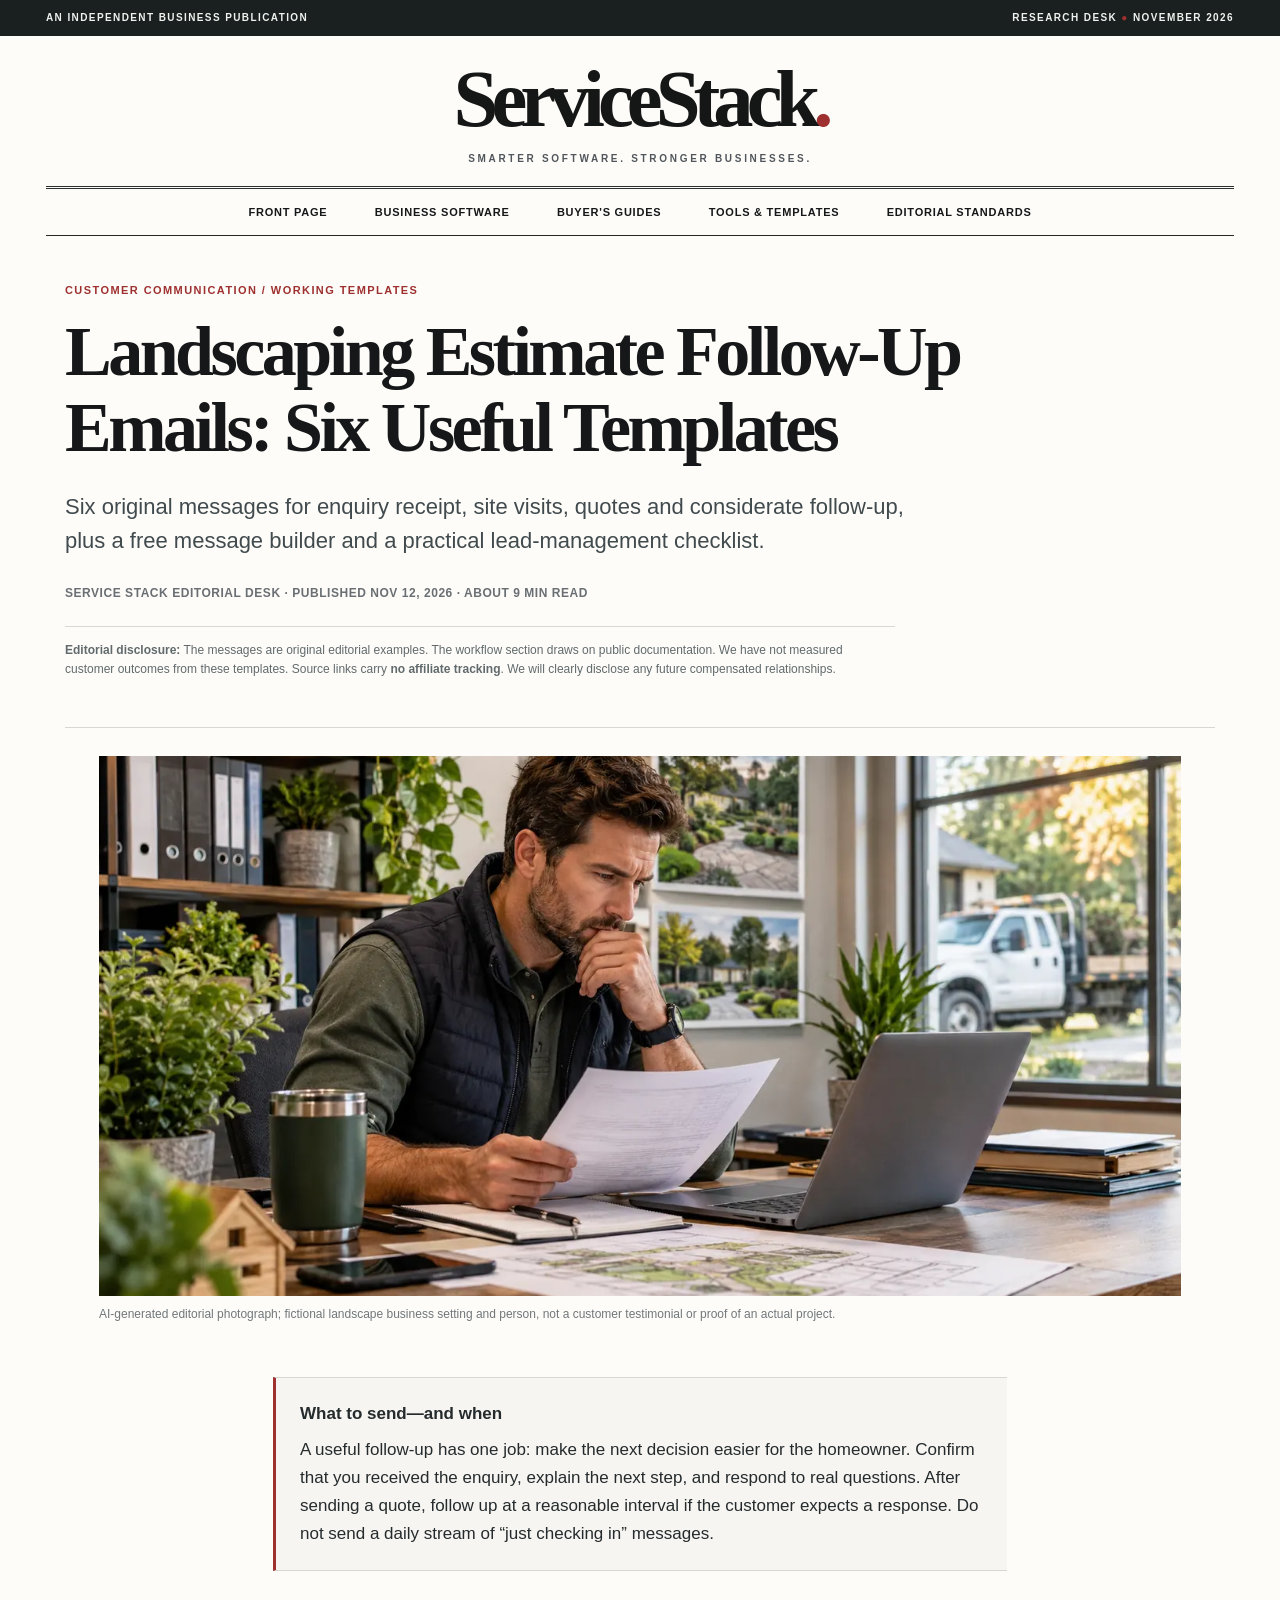
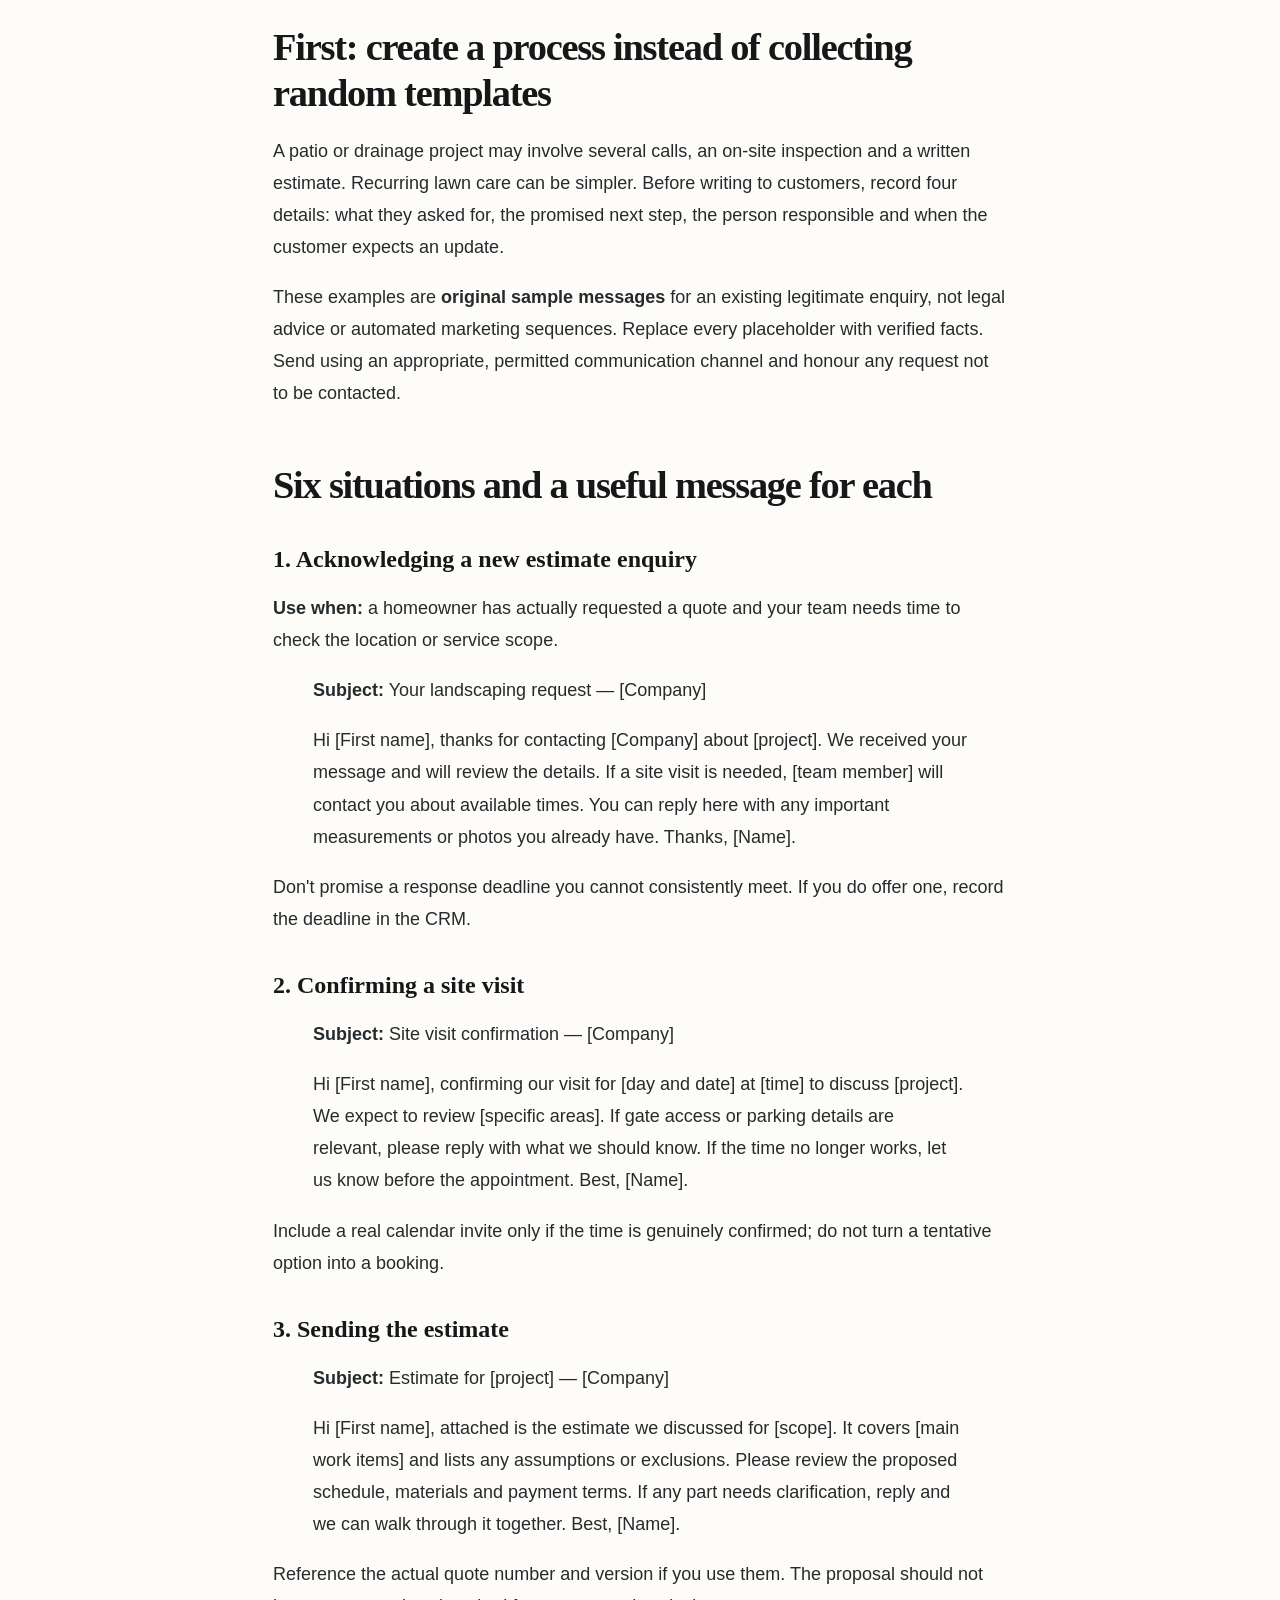
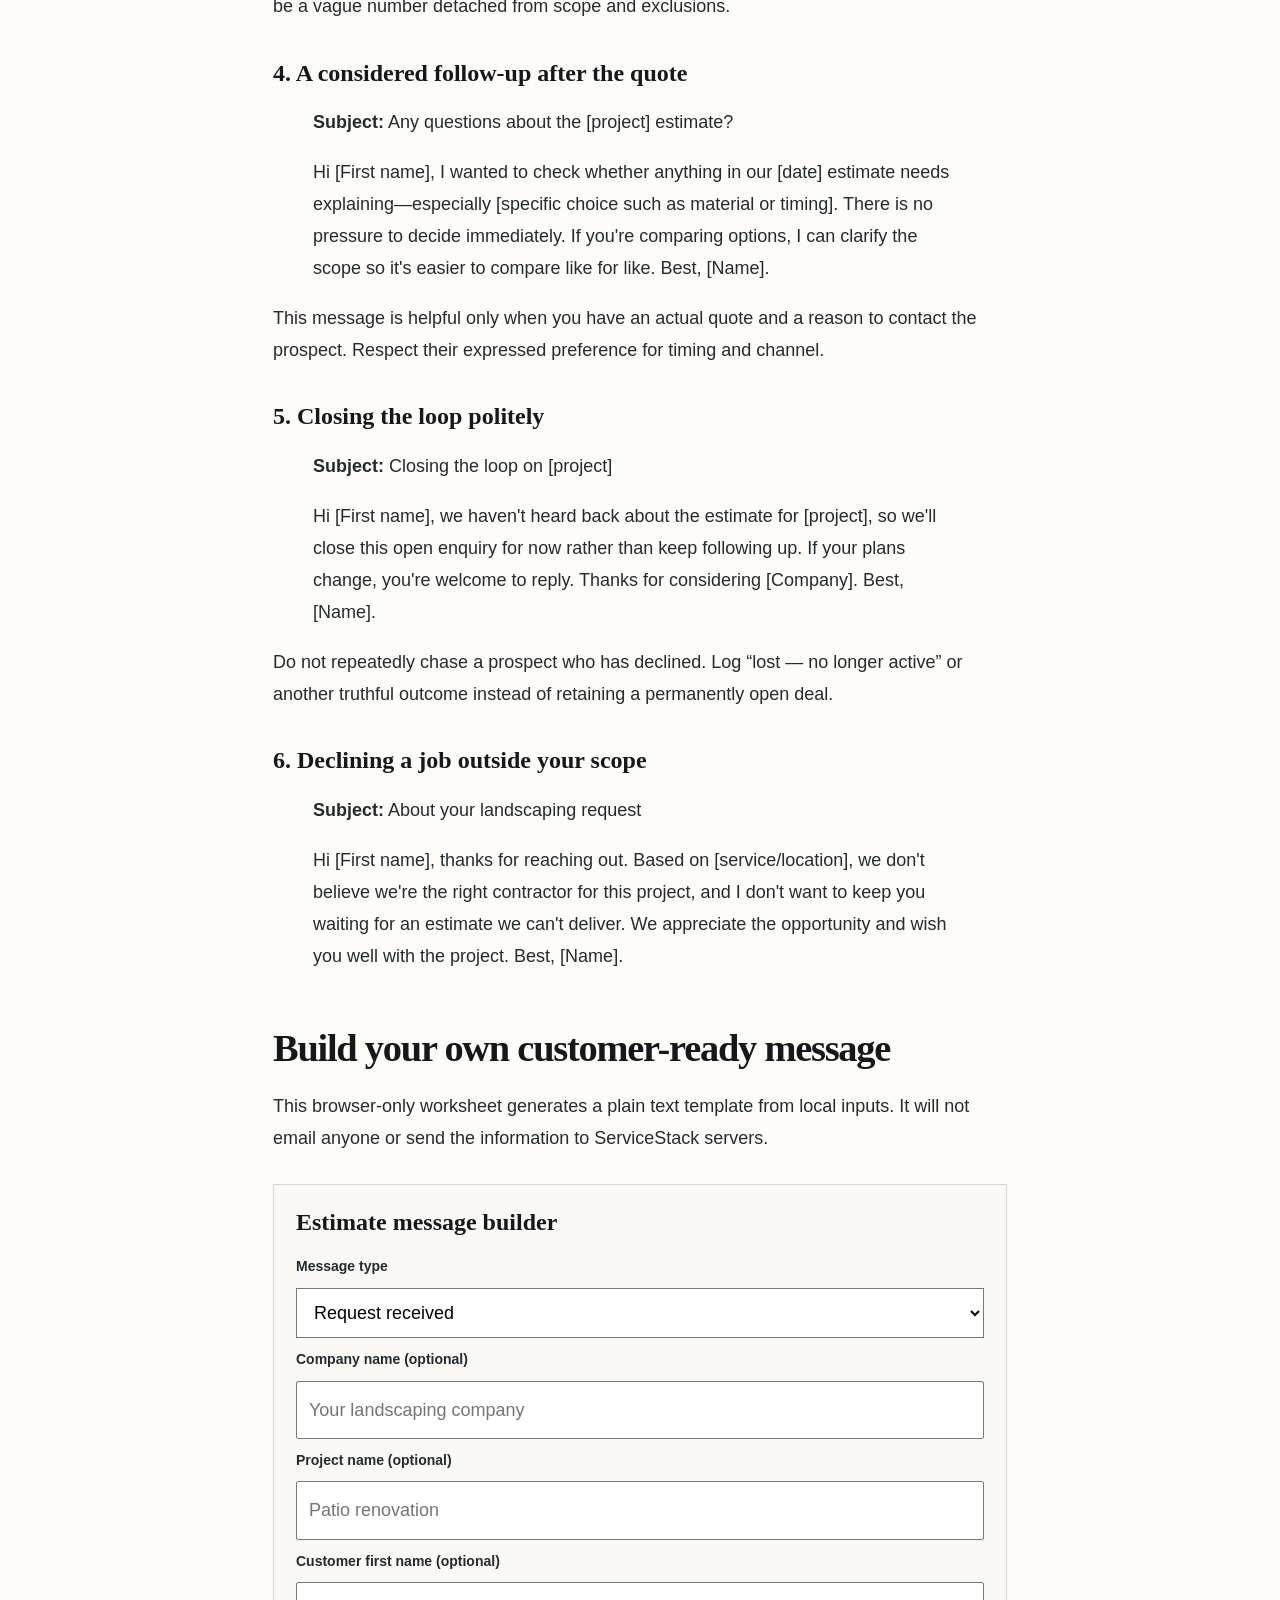
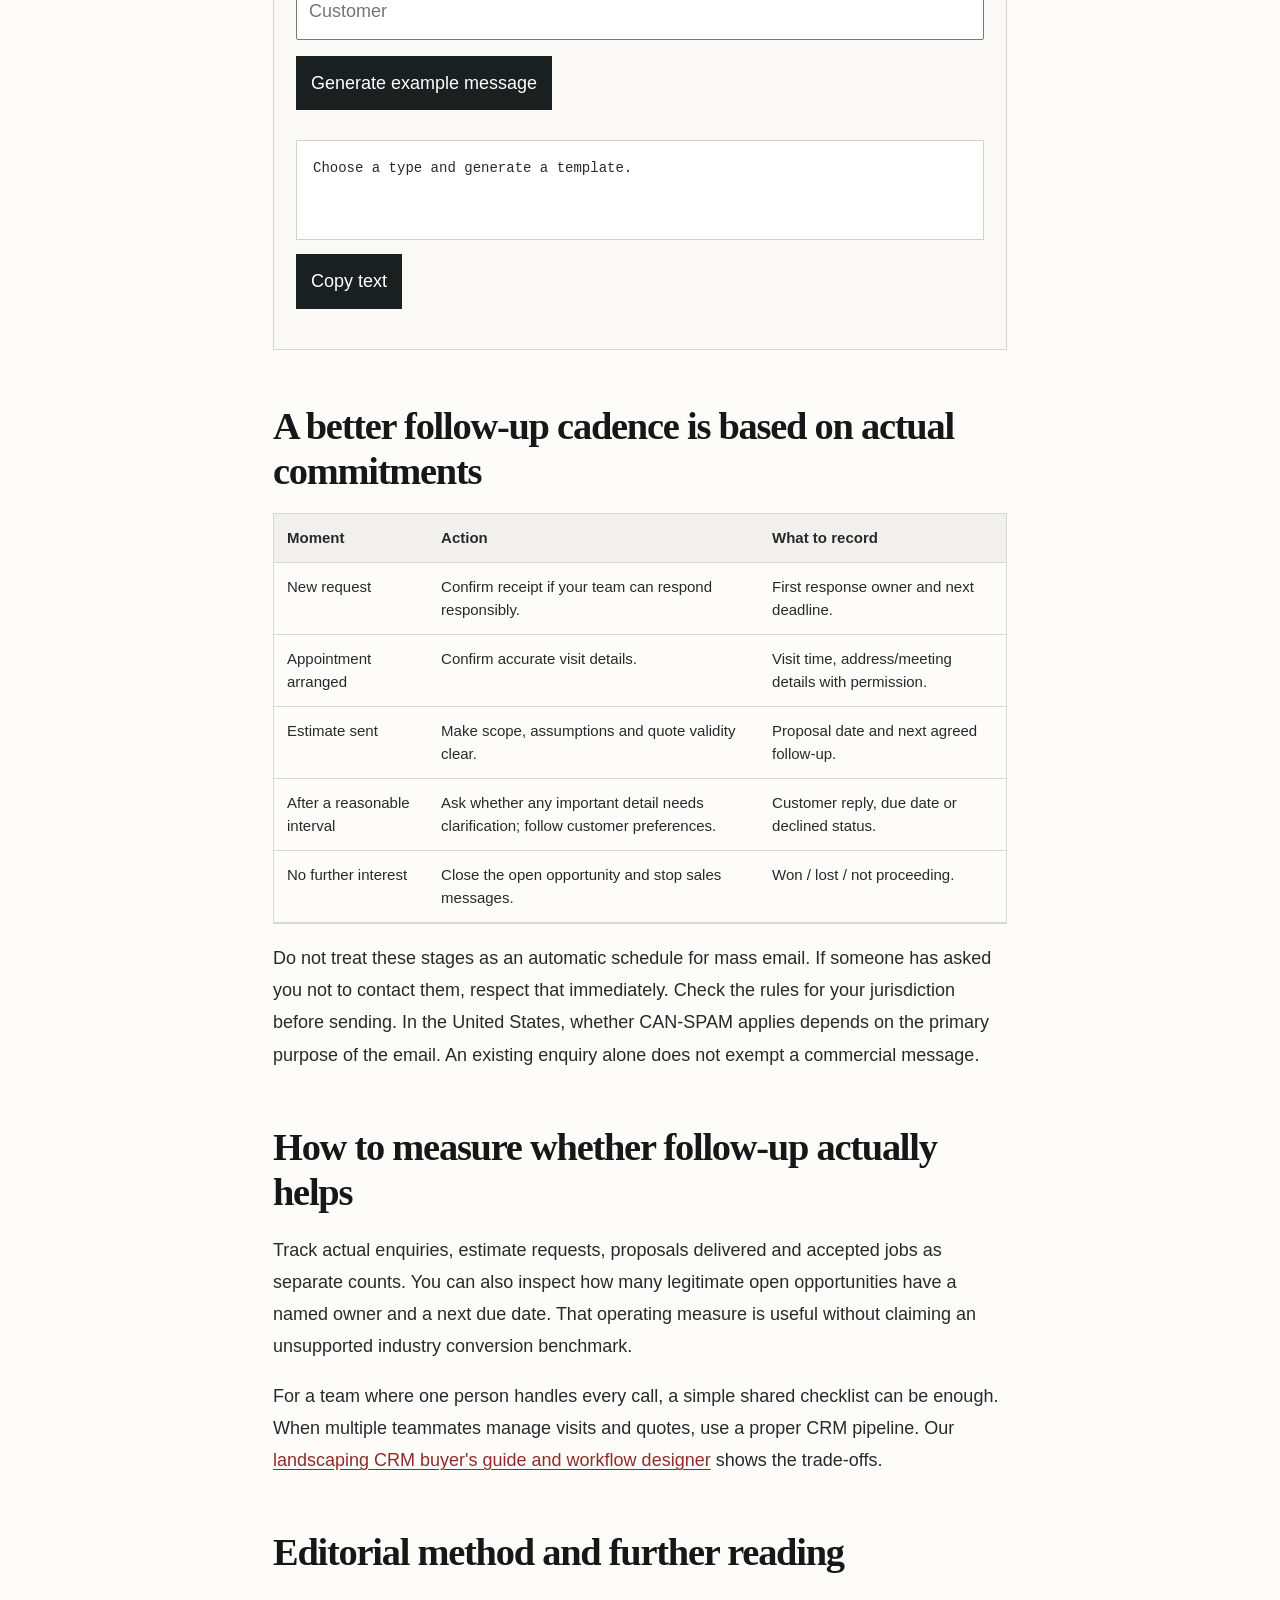
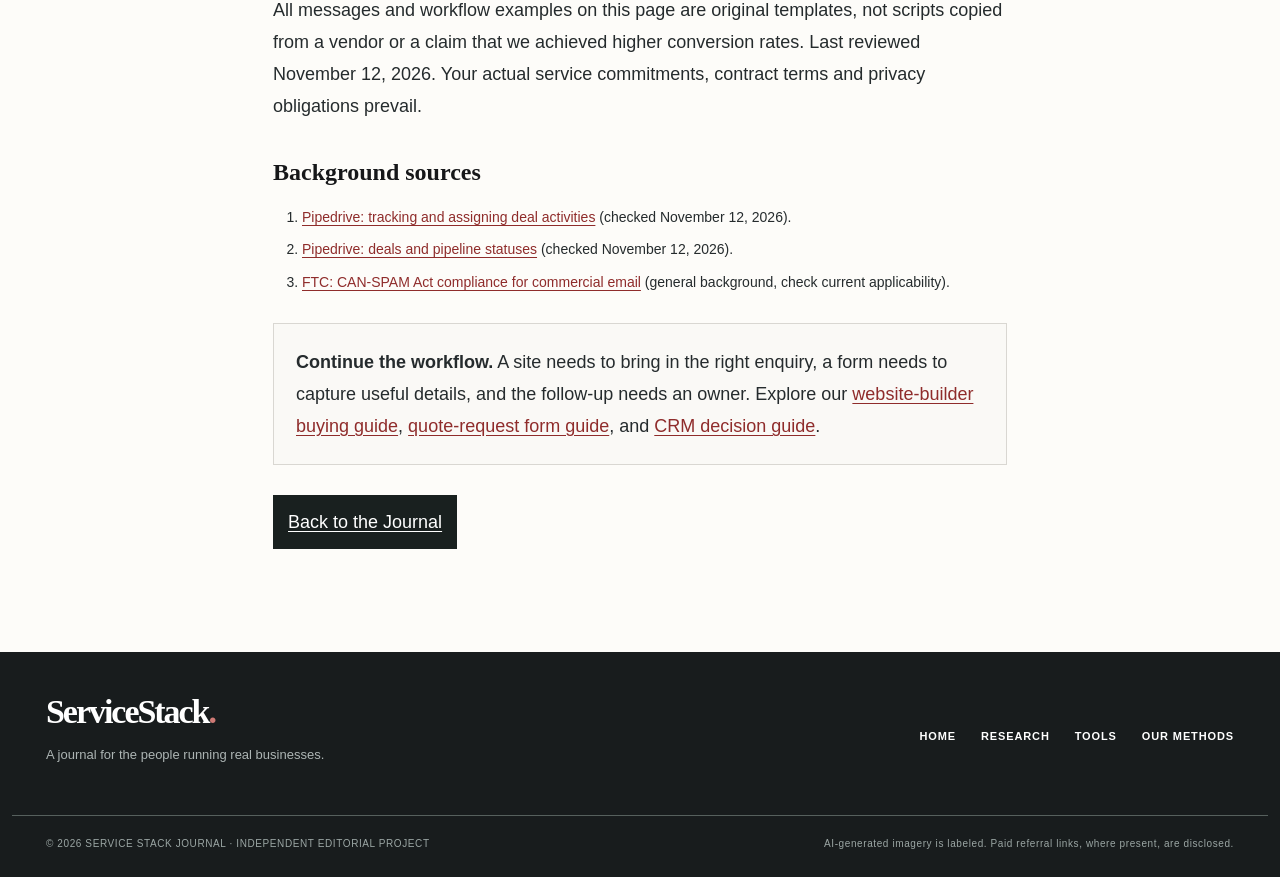
<file: articles/landscaping-estimate-follow-up-templates.html>
<!doctype html>
<html lang="en"><head><meta charset="utf-8"><meta name="viewport" content="width=device-width,initial-scale=1">
<title>Landscaping Estimate Follow-Up Emails: Six Useful Templates | ServiceStack Journal</title>
<meta name="description" content="Six original messages for enquiry receipt, site visits, quotes and considerate follow-up, plus a free message builder and a practical lead-management checklist.">
<meta name="robots" content="index,follow,max-image-preview:large"><meta name="theme-color" content="#141719">
<link rel="canonical" href="https://dmitriydizdar2020-cyber.github.io/servicestack-guide/articles/landscaping-estimate-follow-up-templates.html">
<meta property="og:type" content="article"><meta property="og:title" content="Landscaping Estimate Follow-Up Emails: Six Useful Templates"><meta property="og:description" content="Six original messages for enquiry receipt, site visits, quotes and considerate follow-up, plus a free message builder and a practical lead-management checklist.">
<link rel="stylesheet" href="../assets/editorial.css?v=3">
<script type="application/ld+json">{"@context": "https://schema.org", "@type": "Article", "headline": "Landscaping Estimate Follow-Up Emails: Six Useful Templates", "description": "Six original messages for enquiry receipt, site visits, quotes and considerate follow-up, plus a free message builder and a practical lead-management checklist.", "datePublished": "2026-11-12", "dateModified": "2026-11-12", "author": {"@type": "Organization", "name": "ServiceStack Journal Editorial Desk"}, "publisher": {"@type": "Organization", "name": "ServiceStack Journal"}, "mainEntityOfPage": "https://dmitriydizdar2020-cyber.github.io/servicestack-guide/articles/landscaping-estimate-follow-up-templates.html"}</script>
</head>
<body class="editorial-article"><a class="skip-link" href="#main">Skip to content</a>
<div class="topline"><div class="container topline-inner"><span>AN INDEPENDENT BUSINESS PUBLICATION</span><span>RESEARCH DESK <span class="ruby">●</span> NOVEMBER 2026</span></div></div>
<header class="site-header"><div class="container">
<div class="brand-block"><a href="../" class="brand" aria-label="ServiceStack Journal home">Service<span>Stack</span><i>.</i></a><div class="brand-subtitle">SMARTER SOFTWARE. STRONGER BUSINESSES.</div></div>
<nav class="site-nav" aria-label="Main navigation"><div class="nav-links"><a href="../" >Front Page</a><a href="../#features">Business Software</a><a href="../#guides">Buyer's Guides</a><a href="../#tools">Tools &amp; Templates</a><a href="../about.html">Editorial Standards</a></div><span class="nav-label">THE INDEPENDENT EDITION</span></nav>
</div></header>

<main id="main" tabindex="-1"><section class="article-container article-header">
<span class="section-label">CUSTOMER COMMUNICATION / WORKING TEMPLATES</span>
<h1>Landscaping Estimate Follow-Up Emails: Six Useful Templates</h1>
<p class="dek">Six original messages for enquiry receipt, site visits, quotes and considerate follow-up, plus a free message builder and a practical lead-management checklist.</p>
<div class="article-meta">SERVICE STACK EDITORIAL DESK · PUBLISHED NOV 12, 2026 · ABOUT 9 MIN READ</div>
<p class="editorial-disclosure"><strong>Editorial disclosure:</strong> The messages are original editorial examples. The workflow section draws on public documentation. We have not measured customer outcomes from these templates. Source links carry <strong>no affiliate tracking</strong>. We will clearly disclose any future compensated relationships.</p>
</section>
<figure class="editorial-cover"><img src="../assets/estimate-followup-editorial.webp" width="1380" height="777" alt="AI-generated editorial scene of a landscaper reviewing an estimate beside a laptop and project photos" loading="eager" fetchpriority="high" decoding="async"><figcaption>AI-generated editorial photograph; fictional landscape business setting and person, not a customer testimonial or proof of an actual project.</figcaption></figure>
<div class="article-body">

<div class="key"><strong>What to send—and when</strong>A useful follow-up has one job: make the next decision easier for the homeowner. Confirm that you received the enquiry, explain the next step, and respond to real questions. After sending a quote, follow up at a reasonable interval if the customer expects a response. Do not send a daily stream of “just checking in” messages.</div>
<h2>First: create a process instead of collecting random templates</h2>
<p>A patio or drainage project may involve several calls, an on-site inspection and a written estimate. Recurring lawn care can be simpler. Before writing to customers, record four details: what they asked for, the promised next step, the person responsible and when the customer expects an update.</p>
<p>These examples are <strong>original sample messages</strong> for an existing legitimate enquiry, not legal advice or automated marketing sequences. Replace every placeholder with verified facts. Send using an appropriate, permitted communication channel and honour any request not to be contacted.</p>
<h2>Six situations and a useful message for each</h2>
<h3>1. Acknowledging a new estimate enquiry</h3>
<p><strong>Use when:</strong> a homeowner has actually requested a quote and your team needs time to check the location or service scope.</p>
<blockquote><p><strong>Subject:</strong> Your landscaping request — [Company]</p><p>Hi [First name], thanks for contacting [Company] about [project]. We received your message and will review the details. If a site visit is needed, [team member] will contact you about available times. You can reply here with any important measurements or photos you already have. Thanks, [Name].</p></blockquote>
<p>Don't promise a response deadline you cannot consistently meet. If you do offer one, record the deadline in the CRM.</p>
<h3>2. Confirming a site visit</h3>
<blockquote><p><strong>Subject:</strong> Site visit confirmation — [Company]</p><p>Hi [First name], confirming our visit for [day and date] at [time] to discuss [project]. We expect to review [specific areas]. If gate access or parking details are relevant, please reply with what we should know. If the time no longer works, let us know before the appointment. Best, [Name].</p></blockquote>
<p>Include a real calendar invite only if the time is genuinely confirmed; do not turn a tentative option into a booking.</p>
<h3>3. Sending the estimate</h3>
<blockquote><p><strong>Subject:</strong> Estimate for [project] — [Company]</p><p>Hi [First name], attached is the estimate we discussed for [scope]. It covers [main work items] and lists any assumptions or exclusions. Please review the proposed schedule, materials and payment terms. If any part needs clarification, reply and we can walk through it together. Best, [Name].</p></blockquote>
<p>Reference the actual quote number and version if you use them. The proposal should not be a vague number detached from scope and exclusions.</p>
<h3>4. A considered follow-up after the quote</h3>
<blockquote><p><strong>Subject:</strong> Any questions about the [project] estimate?</p><p>Hi [First name], I wanted to check whether anything in our [date] estimate needs explaining—especially [specific choice such as material or timing]. There is no pressure to decide immediately. If you're comparing options, I can clarify the scope so it's easier to compare like for like. Best, [Name].</p></blockquote>
<p>This message is helpful only when you have an actual quote and a reason to contact the prospect. Respect their expressed preference for timing and channel.</p>
<h3>5. Closing the loop politely</h3>
<blockquote><p><strong>Subject:</strong> Closing the loop on [project]</p><p>Hi [First name], we haven't heard back about the estimate for [project], so we'll close this open enquiry for now rather than keep following up. If your plans change, you're welcome to reply. Thanks for considering [Company]. Best, [Name].</p></blockquote>
<p>Do not repeatedly chase a prospect who has declined. Log “lost — no longer active” or another truthful outcome instead of retaining a permanently open deal.</p>
<h3>6. Declining a job outside your scope</h3>
<blockquote><p><strong>Subject:</strong> About your landscaping request</p><p>Hi [First name], thanks for reaching out. Based on [service/location], we don't believe we're the right contractor for this project, and I don't want to keep you waiting for an estimate we can't deliver. We appreciate the opportunity and wish you well with the project. Best, [Name].</p></blockquote>
<h2>Build your own customer-ready message</h2>
<p>This browser-only worksheet generates a plain text template from local inputs. It will not email anyone or send the information to ServiceStack servers.</p>
<div class="tool" id="followup-tool"><h3 style="margin-top:0">Estimate message builder</h3>
<label for="msg-type">Message type</label><select id="msg-type" style="width:100%;padding:13px;border:1px solid #747a78;background:white"><option value="received">Request received</option><option value="visit">Visit confirmation</option><option value="estimate">Estimate sent</option><option value="checkin">Helpful follow-up</option><option value="close">Close the loop</option><option value="decline">Decline out-of-scope request</option></select>
<label for="msg-company">Company name (optional)</label><input id="msg-company" type="text" maxlength="80" placeholder="Your landscaping company">
<label for="msg-project">Project name (optional)</label><input id="msg-project" type="text" maxlength="80" placeholder="Patio renovation">
<label for="msg-name">Customer first name (optional)</label><input id="msg-name" type="text" maxlength="60" placeholder="Customer">
<button id="make-msg" type="button" style="margin:16px 0">Generate example message</button>
<pre id="msg-out" style="white-space:pre-wrap;word-break:break-word;background:white;border:1px solid #d1d1cc;padding:16px;min-height:100px;font:14px/1.62 ui-monospace,SFMono-Regular,Consolas,monospace" aria-live="polite">Choose a type and generate a template.</pre>
<button id="copy-msg" type="button">Copy text</button><p id="msg-status" class="hint" role="status"></p></div>
<h2>A better follow-up cadence is based on actual commitments</h2>
<div class="tableflow" role="region" aria-label="Estimate follow-up workflow" tabindex="0"><table><thead><tr><th>Moment</th><th>Action</th><th>What to record</th></tr></thead><tbody><tr><td>New request</td><td>Confirm receipt if your team can respond responsibly.</td><td>First response owner and next deadline.</td></tr><tr><td>Appointment arranged</td><td>Confirm accurate visit details.</td><td>Visit time, address/meeting details with permission.</td></tr><tr><td>Estimate sent</td><td>Make scope, assumptions and quote validity clear.</td><td>Proposal date and next agreed follow-up.</td></tr><tr><td>After a reasonable interval</td><td>Ask whether any important detail needs clarification; follow customer preferences.</td><td>Customer reply, due date or declined status.</td></tr><tr><td>No further interest</td><td>Close the open opportunity and stop sales messages.</td><td>Won / lost / not proceeding.</td></tr></tbody></table></div>
<p>Do not treat these stages as an automatic schedule for mass email. If someone has asked you not to contact them, respect that immediately. Check the rules for your jurisdiction before sending. In the United States, whether CAN-SPAM applies depends on the primary purpose of the email. An existing enquiry alone does not exempt a commercial message.</p>
<h2>How to measure whether follow-up actually helps</h2>
<p>Track actual enquiries, estimate requests, proposals delivered and accepted jobs as separate counts. You can also inspect how many legitimate open opportunities have a named owner and a next due date. That operating measure is useful without claiming an unsupported industry conversion benchmark.</p>
<p>For a team where one person handles every call, a simple shared checklist can be enough. When multiple teammates manage visits and quotes, use a proper CRM pipeline. Our <a href="landscaping-crm-guide.html">landscaping CRM buyer's guide and workflow designer</a> shows the trade-offs.</p>
<h2>Editorial method and further reading</h2>
<p>All messages and workflow examples on this page are original templates, not scripts copied from a vendor or a claim that we achieved higher conversion rates. Last reviewed November 12, 2026. Your actual service commitments, contract terms and privacy obligations prevail.</p>
<h3>Background sources</h3><ol class="source-list"><li><a href="https://support.pipedrive.com/en/article/activities" target="_blank" rel="noopener noreferrer">Pipedrive: tracking and assigning deal activities</a> (checked November 12, 2026).</li><li><a href="https://support.pipedrive.com/en/article/pipeline-view" target="_blank" rel="noopener noreferrer">Pipedrive: deals and pipeline statuses</a> (checked November 12, 2026).</li><li><a href="https://www.ftc.gov/business-guidance/resources/can-spam-act-compliance-guide-business" target="_blank" rel="noopener noreferrer">FTC: CAN-SPAM Act compliance for commercial email</a> (general background, check current applicability).</li></ol>

<div class="see"><strong>Continue the workflow.</strong> A site needs to bring in the right enquiry, a form needs to capture useful details, and the follow-up needs an owner. Explore our <a href="website-builder-landscaping-business.html">website-builder buying guide</a>, <a href="landscaping-quote-request-form.html">quote-request form guide</a>, and <a href="landscaping-crm-guide.html">CRM decision guide</a>.</div>
<p><a class="btn" href="../">Back to the Journal</a></p>
</div>
</main>
<footer class="site-footer"><div class="container footer-top"><div><a href="../" class="footer-brand">ServiceStack<span>.</span></a><p>A journal for the people running real businesses.</p></div><div class="footer-menu"><a href="../">Home</a><a href="../#features">Research</a><a href="../#tools">Tools</a><a href="../about.html">Our Methods</a></div></div><div class="container footer-bottom"><span>© 2026 SERVICE STACK JOURNAL · INDEPENDENT EDITORIAL PROJECT</span><span>AI-generated imagery is labeled. Paid referral links, where present, are disclosed.</span></div></footer>

<script>
(function(){'use strict';const e=id=>document.getElementById(id);
const subject={received:'Your request — ',visit:'Site visit details — ',estimate:'Your estimate — ',checkin:'Questions about your estimate? — ',close:'Closing the loop — ',decline:'About your landscaping request — '};
const messages={
received:(n,p,c)=>`Hi ${n},

Thanks for contacting ${c} about ${p}. We received your enquiry and will review the details. If we need a site visit, we will contact you about possible times. You can reply here with any important details.

Best,
${c}`,
visit:(n,p,c)=>`Hi ${n},

We're confirming our site visit to discuss ${p} on [agreed day and date] at [confirmed time]. Please reply if there are access details we should know. If the appointment no longer works, let us know.

Best,
${c}`,
estimate:(n,p,c)=>`Hi ${n},

Attached is our [quote number] estimate for ${p}. It lists the proposed scope, assumptions, timing and payment terms. Please take a look and reply if any part needs clarification.

Best,
${c}`,
checkin:(n,p,c)=>`Hi ${n},

I wanted to check whether anything about our [date] estimate for ${p} needs clarifying. If you are comparing options, we can help explain the scope and assumptions. No pressure to decide right away.

Best,
${c}`,
close:(n,p,c)=>`Hi ${n},

We haven't heard back about the estimate for ${p}, so we'll close this open enquiry for now rather than keep following up. If your plans change, you're welcome to reply.

Best,
${c}`,
decline:(n,p,c)=>`Hi ${n},

Thanks for asking ${c} about ${p}. We can't take on this job because [brief reason, such as location or service scope]. I wanted to let you know promptly so you can keep looking for a contractor.

Best,
${c}`};
e('make-msg').addEventListener('click',()=>{const type=e('msg-type').value,n=e('msg-name').value.trim()||'[First name]',p=e('msg-project').value.trim()||'[project]',c=e('msg-company').value.trim()||'[Company]';e('msg-out').textContent='Subject: '+subject[type]+c+'\n\n'+messages[type](n,p,c)+'\n\n[Check all placeholders, facts, recipient permissions and dates before sending.]';e('msg-status').textContent='';});
e('copy-msg').addEventListener('click',()=>{const text=e('msg-out').textContent;if(text.startsWith('Choose a')){e('msg-status').textContent='Generate a message first.';return;}if(!navigator.clipboard||!isSecureContext){e('msg-status').textContent='Select the text above to copy manually.';return;}navigator.clipboard.writeText(text).then(()=>e('msg-status').textContent='Copied to clipboard.').catch(()=>e('msg-status').textContent='Select the text above to copy manually.');});
})();
</script>
</body></html>
</file>
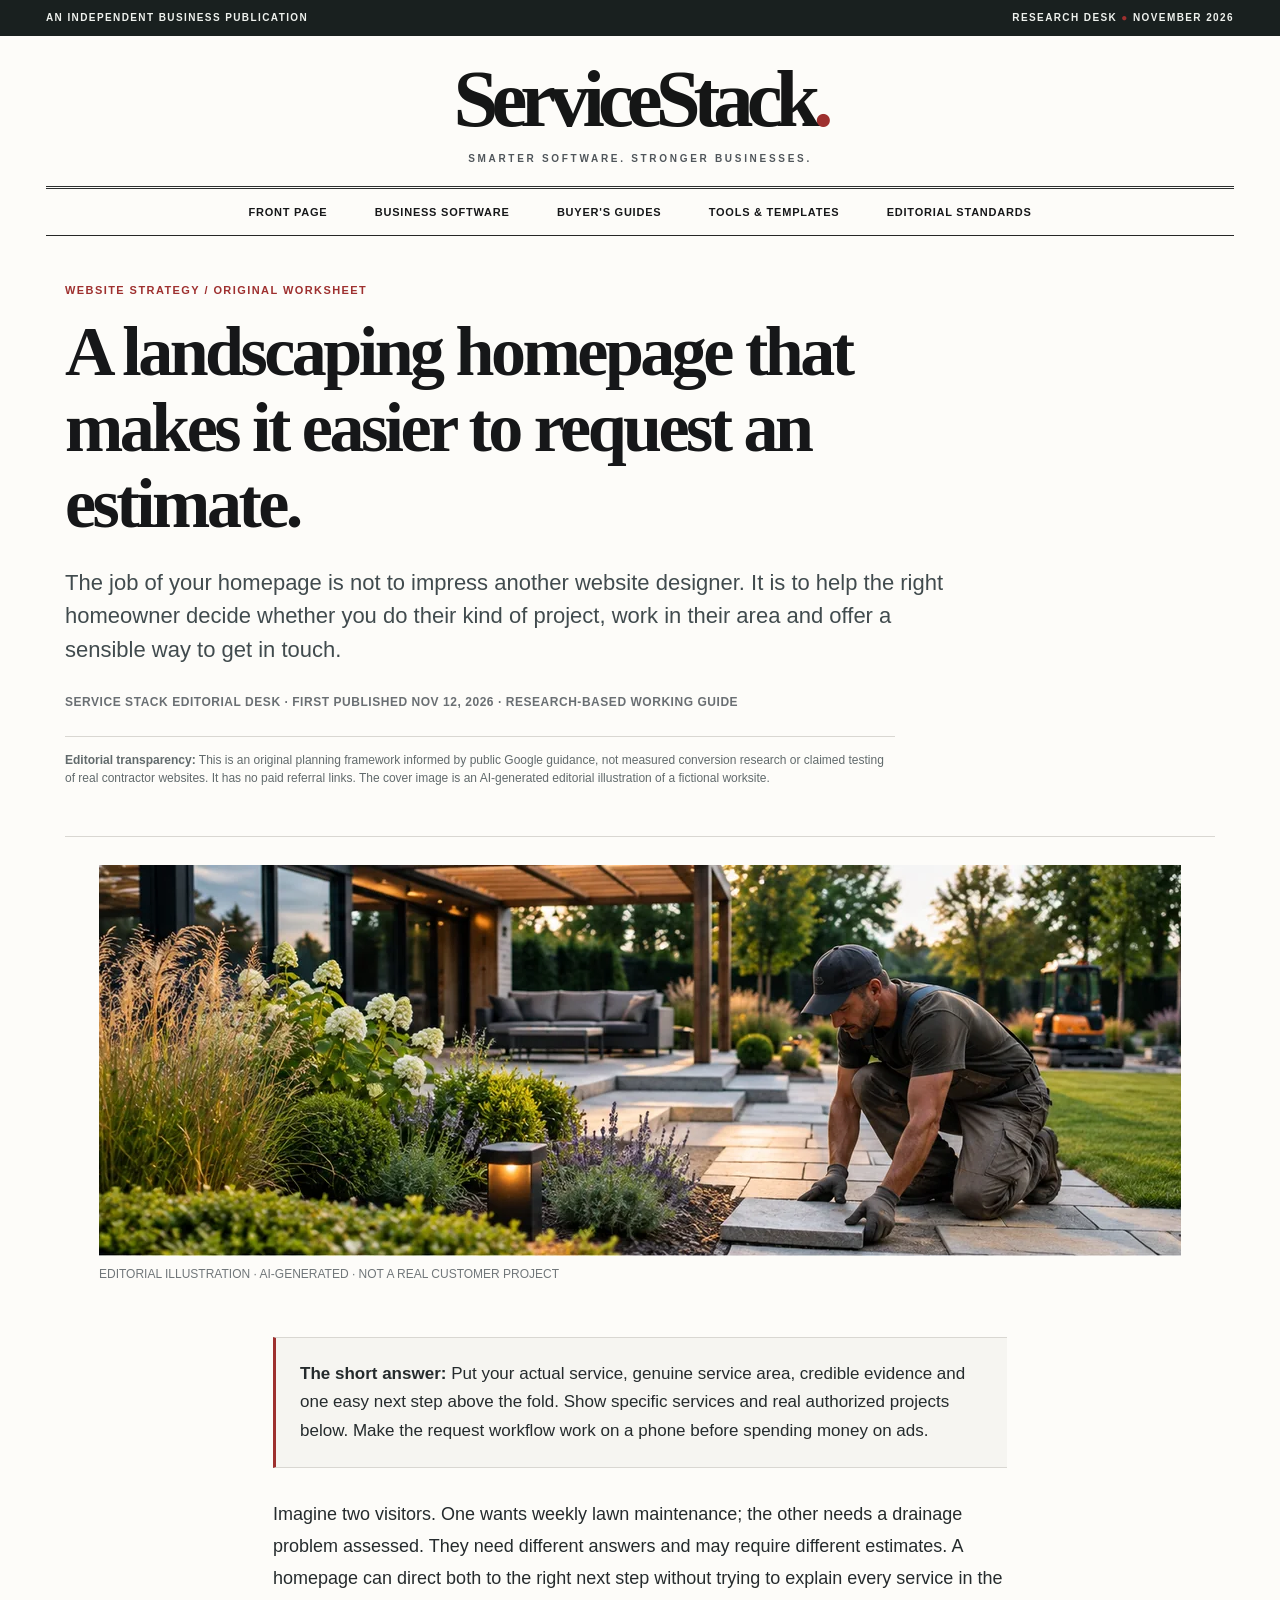
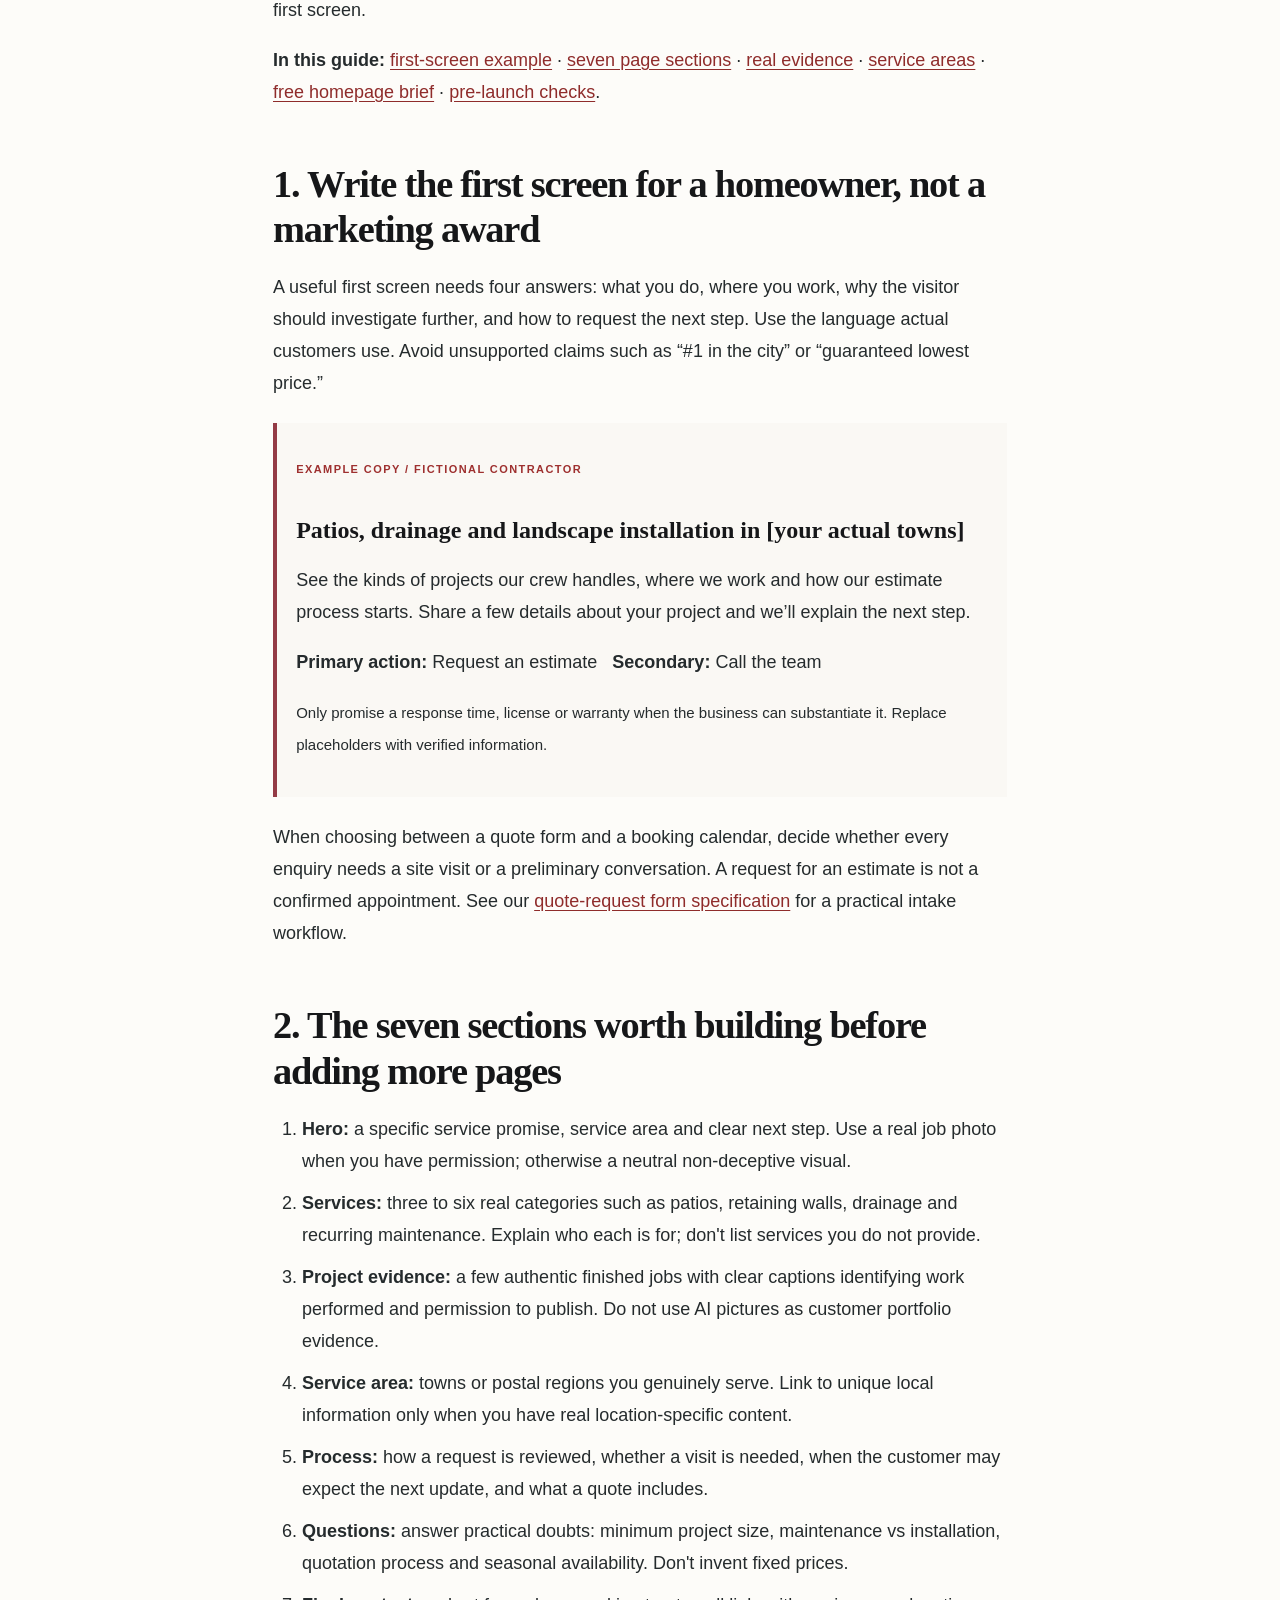
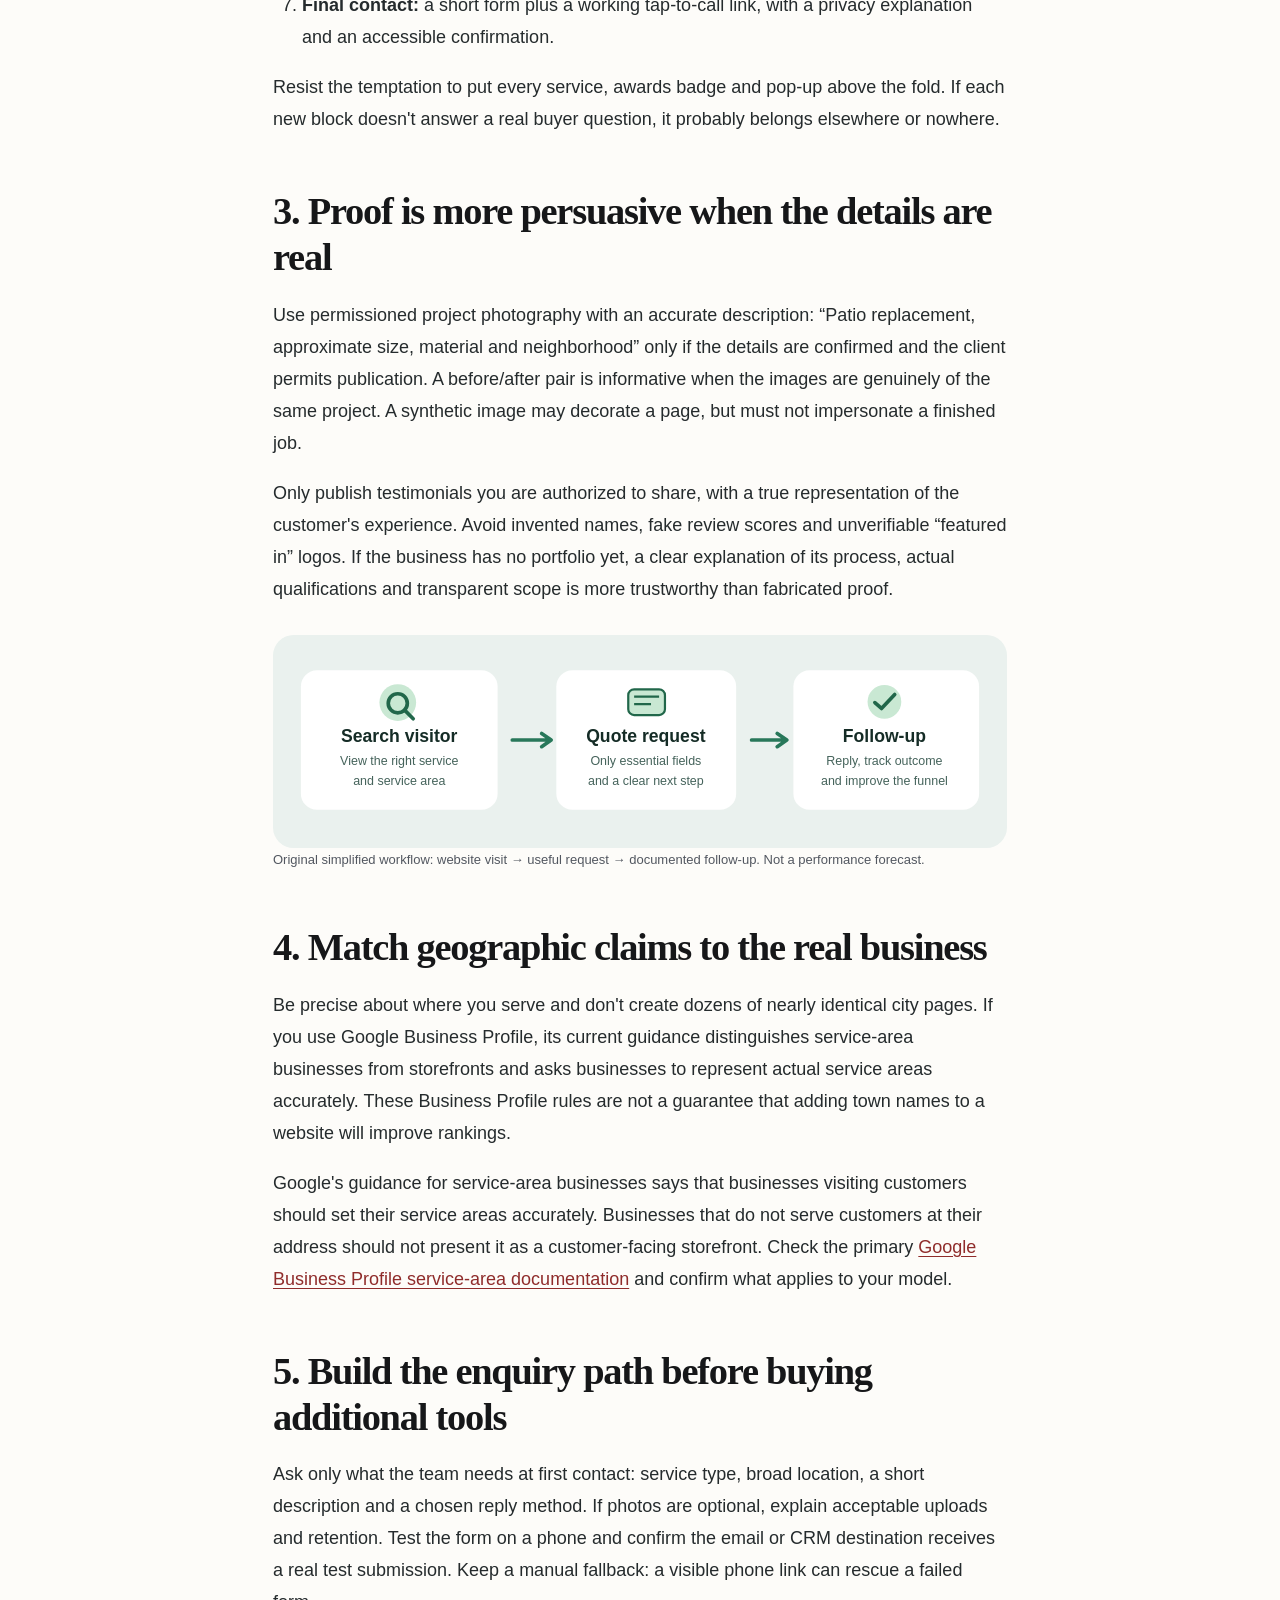
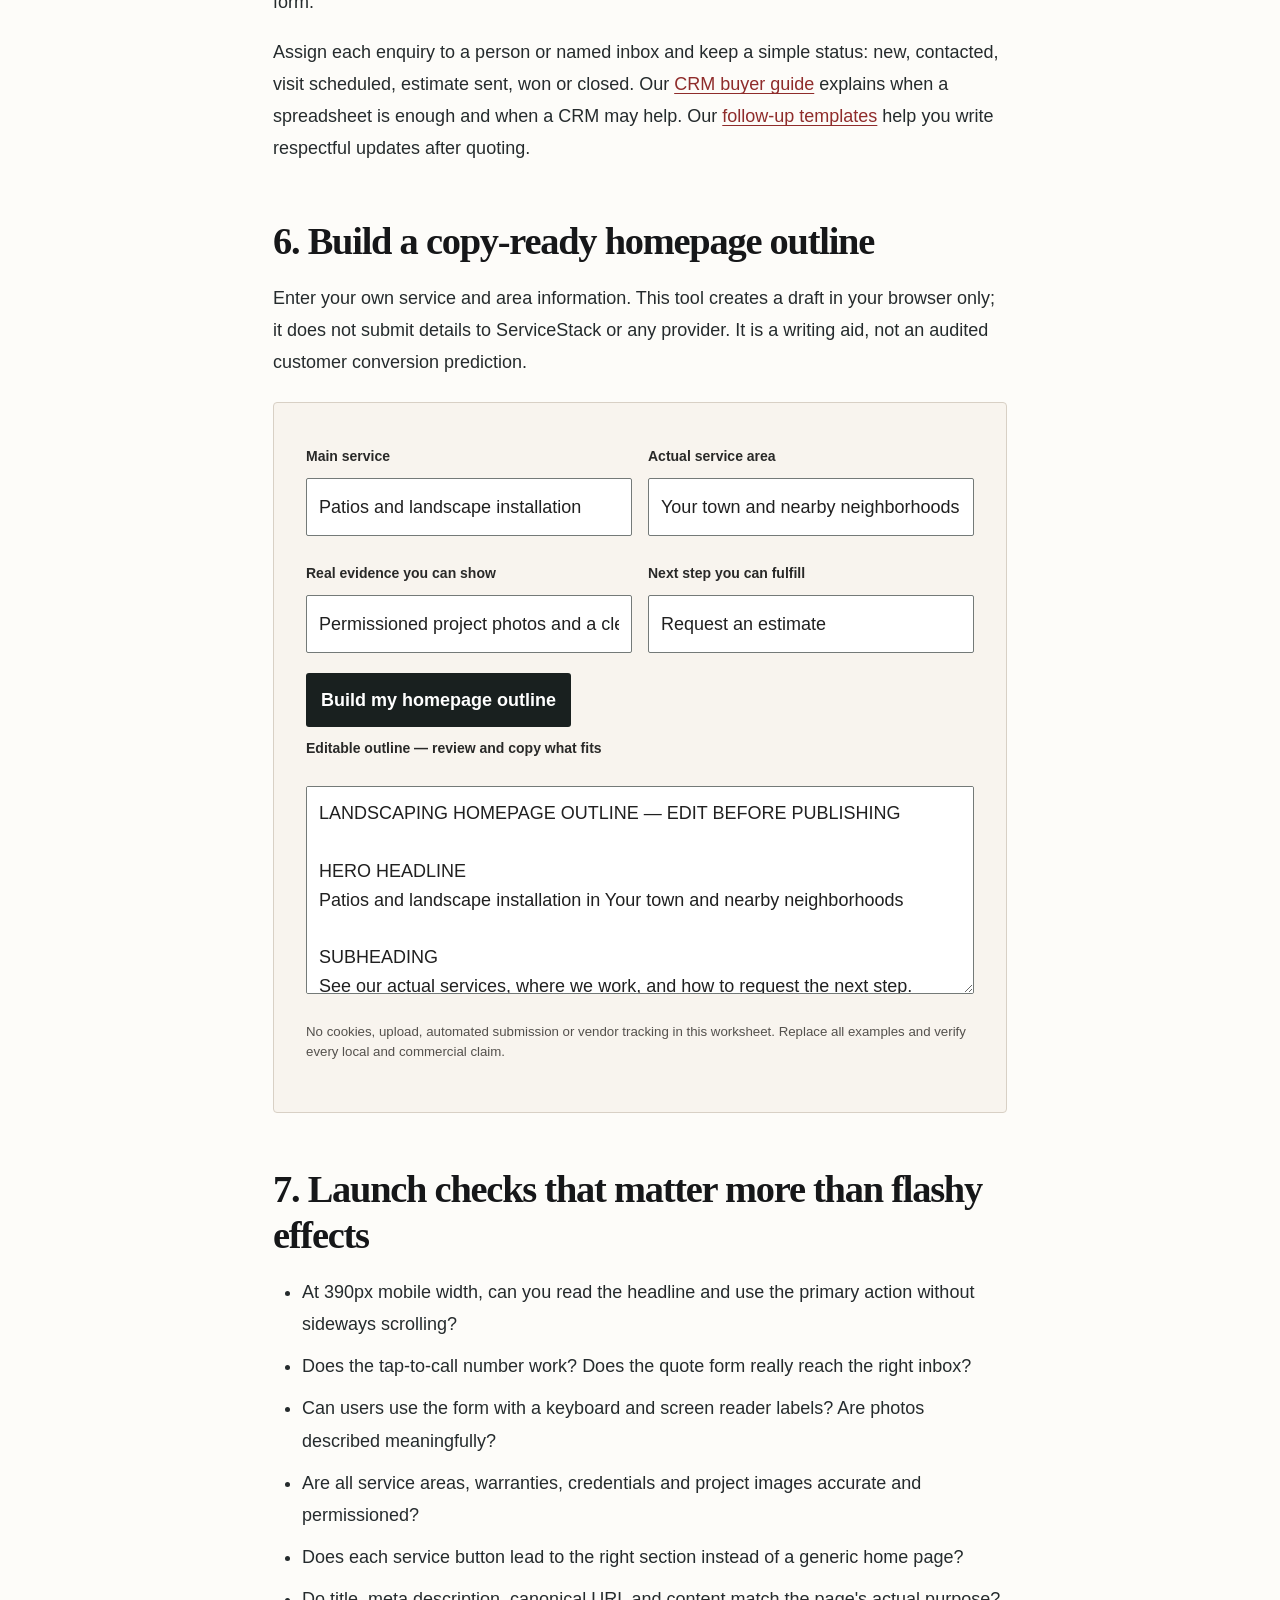
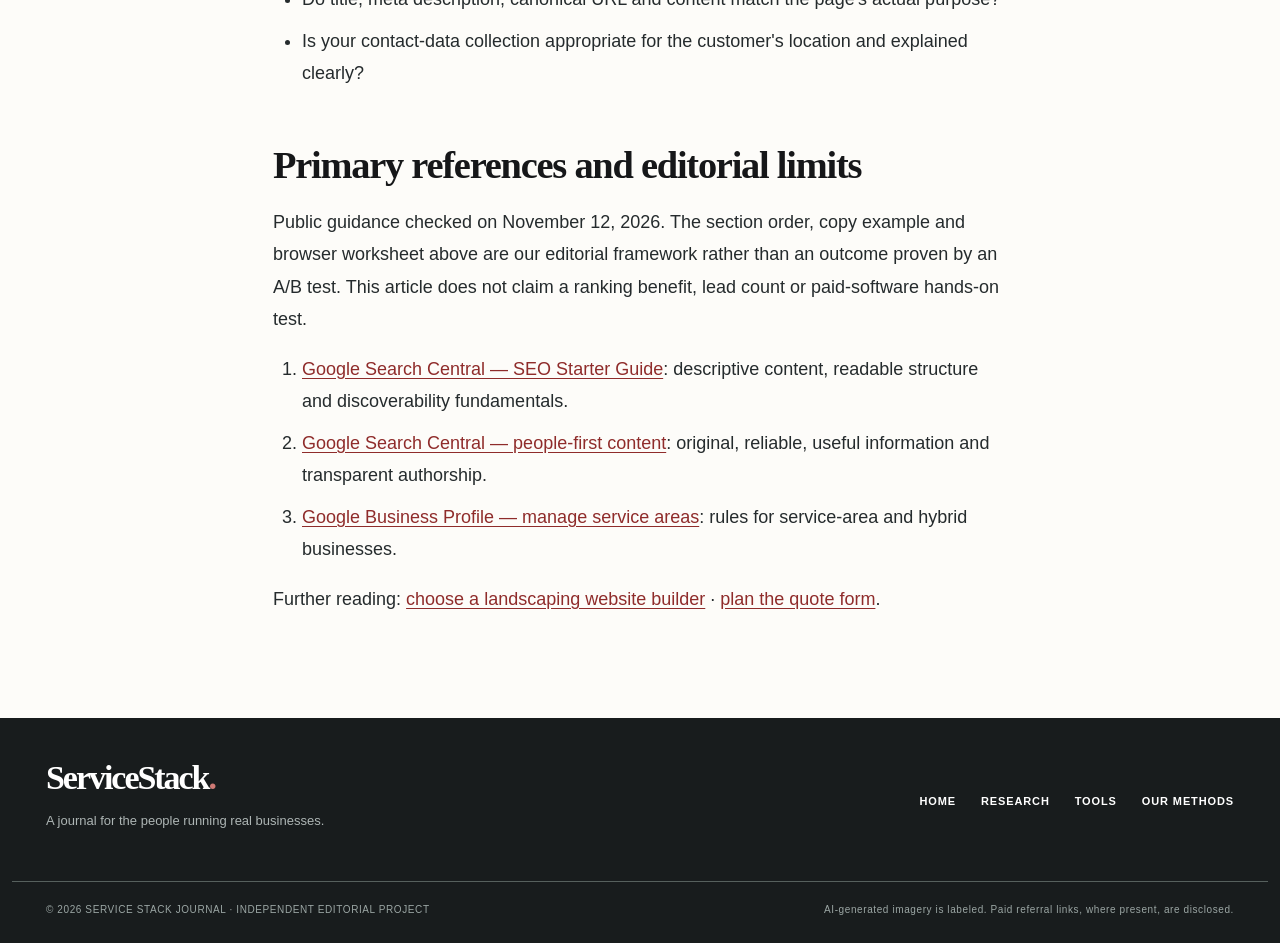
<file: articles/landscaping-homepage-guide.html>
<!doctype html>
<html lang="en"><head><meta charset="utf-8"><meta name="viewport" content="width=device-width,initial-scale=1">
<title>Landscaping Homepage Blueprint: Sections That Help Win Estimate Requests | ServiceStack Journal</title>
<meta name="description" content="A practical homepage blueprint for landscape contractors: messaging, photos, service-area proof, quote forms, accessible calls to action and a free brief builder.">
<meta name="robots" content="noindex,nofollow"><meta name="theme-color" content="#141719">
<meta property="og:type" content="article"><meta property="og:title" content="A landscaping homepage that makes it easier to request an estimate">
<meta property="og:description" content="A step-by-step landing-page brief and free no-tracking planning tool for local landscaping companies.">
<link rel="canonical" href="https://dmitriydizdar2020-cyber.github.io/servicestack-guide/articles/landscaping-homepage-guide.html">
<link rel="stylesheet" href="../assets/editorial.css?v=4">
<script type="application/ld+json">{"@context":"https://schema.org","@type":"Article","headline":"The Landscaping Homepage Blueprint: Sections That Help Visitors Request an Estimate","description":"A practical, evidence-aware homepage blueprint for landscape contractors, with example copy, trust and service-area guidance, a mobile checklist and a free local brief builder.","datePublished":"2026-11-12","author":{"@type":"Organization","name":"ServiceStack Journal Editorial Desk"},"publisher":{"@type":"Organization","name":"ServiceStack Journal"},"mainEntityOfPage":"https://dmitriydizdar2020-cyber.github.io/servicestack-guide/articles/landscaping-homepage-guide.html"}</script>
</head>
<body class="editorial-article"><a class="skip-link" href="#main">Skip to content</a>
<div class="topline"><div class="container topline-inner"><span>AN INDEPENDENT BUSINESS PUBLICATION</span><span>RESEARCH DESK <span class="ruby">●</span> NOVEMBER 2026</span></div></div>
<header class="site-header"><div class="container"><div class="brand-block"><a href="../" class="brand" aria-label="ServiceStack Journal home">Service<span>Stack</span><i>.</i></a><div class="brand-subtitle">SMARTER SOFTWARE. STRONGER BUSINESSES.</div></div><nav class="site-nav" aria-label="Main navigation"><div class="nav-links"><a href="../">Front Page</a><a href="../#features">Business Software</a><a href="../#guides">Buyer's Guides</a><a href="../#tools">Tools &amp; Templates</a><a href="../about.html">Editorial Standards</a></div></nav></div></header>
<main id="main" tabindex="-1">
<section class="article-container article-header"><span class="section-label">WEBSITE STRATEGY / ORIGINAL WORKSHEET</span>
<h1>A landscaping homepage that makes it easier to request an estimate.</h1>
<p class="dek">The job of your homepage is not to impress another website designer. It is to help the right homeowner decide whether you do their kind of project, work in their area and offer a sensible way to get in touch.</p>
<div class="article-meta">SERVICE STACK EDITORIAL DESK · FIRST PUBLISHED NOV 12, 2026 · RESEARCH-BASED WORKING GUIDE</div>
<p class="editorial-disclosure"><strong>Editorial transparency:</strong> This is an original planning framework informed by public Google guidance, not measured conversion research or claimed testing of real contractor websites. It has no paid referral links. The cover image is an AI-generated editorial illustration of a fictional worksite.</p></section>
<figure class="editorial-cover"><img src="../assets/landscape-contractor.webp" width="1300" height="391" loading="eager" fetchpriority="high" alt="AI-generated editorial depiction of a landscaping contractor working on a paved patio"><figcaption>EDITORIAL ILLUSTRATION · AI-GENERATED · NOT A REAL CUSTOMER PROJECT</figcaption></figure>
<div class="article-body">
<div class="takeaway"><strong>The short answer:</strong> Put your actual service, genuine service area, credible evidence and one easy next step above the fold. Show specific services and real authorized projects below. Make the request workflow work on a phone before spending money on ads.</div>
<p>Imagine two visitors. One wants weekly lawn maintenance; the other needs a drainage problem assessed. They need different answers and may require different estimates. A homepage can direct both to the right next step without trying to explain every service in the first screen.</p>
<nav aria-label="Guide contents"><p><strong>In this guide:</strong> <a href="#first-screen">first-screen example</a> · <a href="#sections">seven page sections</a> · <a href="#proof">real evidence</a> · <a href="#area">service areas</a> · <a href="#brief">free homepage brief</a> · <a href="#qa">pre-launch checks</a>.</p></nav>
<h2 id="first-screen">1. Write the first screen for a homeowner, not a marketing award</h2>
<p>A useful first screen needs four answers: what you do, where you work, why the visitor should investigate further, and how to request the next step. Use the language actual customers use. Avoid unsupported claims such as “#1 in the city” or “guaranteed lowest price.”</p>
<div class="homepage-example"><p class="section-label">EXAMPLE COPY / FICTIONAL CONTRACTOR</p>
<h3>Patios, drainage and landscape installation in [your actual towns]</h3>
<p>See the kinds of projects our crew handles, where we work and how our estimate process starts. Share a few details about your project and we’ll explain the next step.</p>
<p><strong>Primary action:</strong> Request an estimate &nbsp; <strong>Secondary:</strong> Call the team</p>
<p><small>Only promise a response time, license or warranty when the business can substantiate it. Replace placeholders with verified information.</small></p></div>
<p>When choosing between a quote form and a booking calendar, decide whether every enquiry needs a site visit or a preliminary conversation. A request for an estimate is not a confirmed appointment. See our <a href="landscaping-quote-request-form.html">quote-request form specification</a> for a practical intake workflow.</p>
<h2 id="sections">2. The seven sections worth building before adding more pages</h2>
<ol>
<li><strong>Hero:</strong> a specific service promise, service area and clear next step. Use a real job photo when you have permission; otherwise a neutral non-deceptive visual.</li>
<li><strong>Services:</strong> three to six real categories such as patios, retaining walls, drainage and recurring maintenance. Explain who each is for; don't list services you do not provide.</li>
<li><strong>Project evidence:</strong> a few authentic finished jobs with clear captions identifying work performed and permission to publish. Do not use AI pictures as customer portfolio evidence.</li>
<li><strong>Service area:</strong> towns or postal regions you genuinely serve. Link to unique local information only when you have real location-specific content.</li>
<li><strong>Process:</strong> how a request is reviewed, whether a visit is needed, when the customer may expect the next update, and what a quote includes.</li>
<li><strong>Questions:</strong> answer practical doubts: minimum project size, maintenance vs installation, quotation process and seasonal availability. Don't invent fixed prices.</li>
<li><strong>Final contact:</strong> a short form plus a working tap-to-call link, with a privacy explanation and an accessible confirmation.</li>
</ol>
<p>Resist the temptation to put every service, awards badge and pop-up above the fold. If each new block doesn't answer a real buyer question, it probably belongs elsewhere or nowhere.</p>
<h2 id="proof">3. Proof is more persuasive when the details are real</h2>
<p>Use permissioned project photography with an accurate description: “Patio replacement, approximate size, material and neighborhood” only if the details are confirmed and the client permits publication. A before/after pair is informative when the images are genuinely of the same project. A synthetic image may decorate a page, but must not impersonate a finished job.</p>
<p>Only publish testimonials you are authorized to share, with a true representation of the customer's experience. Avoid invented names, fake review scores and unverifiable “featured in” logos. If the business has no portfolio yet, a clear explanation of its process, actual qualifications and transparent scope is more trustworthy than fabricated proof.</p>
<figure><img class="main-image" src="../assets/lead-flow.svg" width="1000" height="290" loading="lazy" alt="Original diagram showing a website visit followed by a quote request and a follow-up workflow"><figcaption class="caption">Original simplified workflow: website visit → useful request → documented follow-up. Not a performance forecast.</figcaption></figure>
<h2 id="area">4. Match geographic claims to the real business</h2>
<p>Be precise about where you serve and don't create dozens of nearly identical city pages. If you use Google Business Profile, its current guidance distinguishes service-area businesses from storefronts and asks businesses to represent actual service areas accurately. These Business Profile rules are not a guarantee that adding town names to a website will improve rankings.</p>
<p>Google's guidance for service-area businesses says that businesses visiting customers should set their service areas accurately. Businesses that do not serve customers at their address should not present it as a customer-facing storefront. Check the primary <a href="https://support.google.com/business/answer/9157481?hl=en" target="_blank" rel="noopener noreferrer">Google Business Profile service-area documentation</a> and confirm what applies to your model.</p>
<h2>5. Build the enquiry path before buying additional tools</h2>
<p>Ask only what the team needs at first contact: service type, broad location, a short description and a chosen reply method. If photos are optional, explain acceptable uploads and retention. Test the form on a phone and confirm the email or CRM destination receives a real test submission. Keep a manual fallback: a visible phone link can rescue a failed form.</p>
<p>Assign each enquiry to a person or named inbox and keep a simple status: new, contacted, visit scheduled, estimate sent, won or closed. Our <a href="landscaping-crm-guide.html">CRM buyer guide</a> explains when a spreadsheet is enough and when a CRM may help. Our <a href="landscaping-estimate-follow-up-templates.html">follow-up templates</a> help you write respectful updates after quoting.</p>
<h2 id="brief">6. Build a copy-ready homepage outline</h2>
<p>Enter your own service and area information. This tool creates a draft in your browser only; it does not submit details to ServiceStack or any provider. It is a writing aid, not an audited customer conversion prediction.</p>
<section class="homepage-brief" aria-label="Landscaping homepage brief builder">
<div class="brief-fields">
<div><label for="brief-service">Main service</label><input id="brief-service" type="text" maxlength="100" value="Patios and landscape installation" autocomplete="off"></div>
<div><label for="brief-area">Actual service area</label><input id="brief-area" type="text" maxlength="100" value="Your town and nearby neighborhoods" autocomplete="off"></div>
<div><label for="brief-proof">Real evidence you can show</label><input id="brief-proof" type="text" maxlength="120" value="Permissioned project photos and a clear process" autocomplete="off"></div>
<div><label for="brief-cta">Next step you can fulfill</label><input id="brief-cta" type="text" maxlength="100" value="Request an estimate" autocomplete="off"></div>
</div>
<button type="button" id="generate-homepage-brief">Build my homepage outline</button>
<label for="brief-output" class="brief-output-label">Editable outline — review and copy what fits</label>
<textarea id="brief-output" readonly aria-live="polite"></textarea>
<p class="brief-footnote">No cookies, upload, automated submission or vendor tracking in this worksheet. Replace all examples and verify every local and commercial claim.</p>
</section>
<h2 id="qa">7. Launch checks that matter more than flashy effects</h2>
<ul>
<li>At 390px mobile width, can you read the headline and use the primary action without sideways scrolling?</li>
<li>Does the tap-to-call number work? Does the quote form really reach the right inbox?</li>
<li>Can users use the form with a keyboard and screen reader labels? Are photos described meaningfully?</li>
<li>Are all service areas, warranties, credentials and project images accurate and permissioned?</li>
<li>Does each service button lead to the right section instead of a generic home page?</li>
<li>Do title, meta description, canonical URL and content match the page's actual purpose?</li>
<li>Is your contact-data collection appropriate for the customer's location and explained clearly?</li>
</ul>
<h2>Primary references and editorial limits</h2>
<p>Public guidance checked on November 12, 2026. The section order, copy example and browser worksheet above are our editorial framework rather than an outcome proven by an A/B test. This article does not claim a ranking benefit, lead count or paid-software hands-on test.</p>
<ol class="sources">
<li><a href="https://developers.google.com/search/docs/fundamentals/seo-starter-guide" target="_blank" rel="noopener noreferrer">Google Search Central — SEO Starter Guide</a>: descriptive content, readable structure and discoverability fundamentals.</li>
<li><a href="https://developers.google.com/search/docs/fundamentals/creating-helpful-content" target="_blank" rel="noopener noreferrer">Google Search Central — people-first content</a>: original, reliable, useful information and transparent authorship.</li>
<li><a href="https://support.google.com/business/answer/9157481?hl=en" target="_blank" rel="noopener noreferrer">Google Business Profile — manage service areas</a>: rules for service-area and hybrid businesses.</li>
</ol>
<p>Further reading: <a href="website-builder-landscaping-business.html">choose a landscaping website builder</a> · <a href="landscaping-quote-request-form.html">plan the quote form</a>.</p>
</div></main>
<footer class="site-footer"><div class="container footer-top"><div><a href="../" class="footer-brand">ServiceStack<span>.</span></a><p>A journal for the people running real businesses.</p></div><div class="footer-menu"><a href="../">Home</a><a href="../#features">Research</a><a href="../#tools">Tools</a><a href="../about.html">Our Methods</a></div></div><div class="container footer-bottom"><span>© 2026 SERVICE STACK JOURNAL · INDEPENDENT EDITORIAL PROJECT</span><span>AI-generated imagery is labeled. Paid referral links, where present, are disclosed.</span></div></footer>
<script>
(function(){
function field(id){return document.getElementById(id).value.trim().replace(/\s+/g,' ').slice(0,120) || '[complete this detail]';}
function build(){
var service=field('brief-service'),area=field('brief-area'),proof=field('brief-proof'),cta=field('brief-cta');
var parts=[
'LANDSCAPING HOMEPAGE OUTLINE — EDIT BEFORE PUBLISHING','',
'HERO HEADLINE',service+' in '+area,'',
'SUBHEADING','See our actual services, where we work, and how to request the next step.','',
'PRIMARY ACTION',cta,'',
'SECTION 1 / SERVICES','Describe your verified services and exclude work you do not offer.','',
'SECTION 2 / TRUST','Show only real, permissioned evidence: '+proof,'',
'SECTION 3 / GEOGRAPHY','List actual towns/postal areas you serve: '+area,'',
'SECTION 4 / PROCESS','Explain how enquiries are reviewed and when a customer can expect a response.','',
'SECTION 5 / QUESTIONS','Answer minimum project size, timing, materials and site-visit questions accurately.','',
'SECTION 6 / REQUEST','Ask for service, approximate area, short description and preferred contact method.','',
'LAUNCH CHECK','Test mobile CTA, phone link, form delivery, consent/privacy and accurate public claims.'];
document.getElementById('brief-output').value=parts.join('\n');
}
document.getElementById('generate-homepage-brief').addEventListener('click',build);
build();
})();
</script></body></html>
</file>
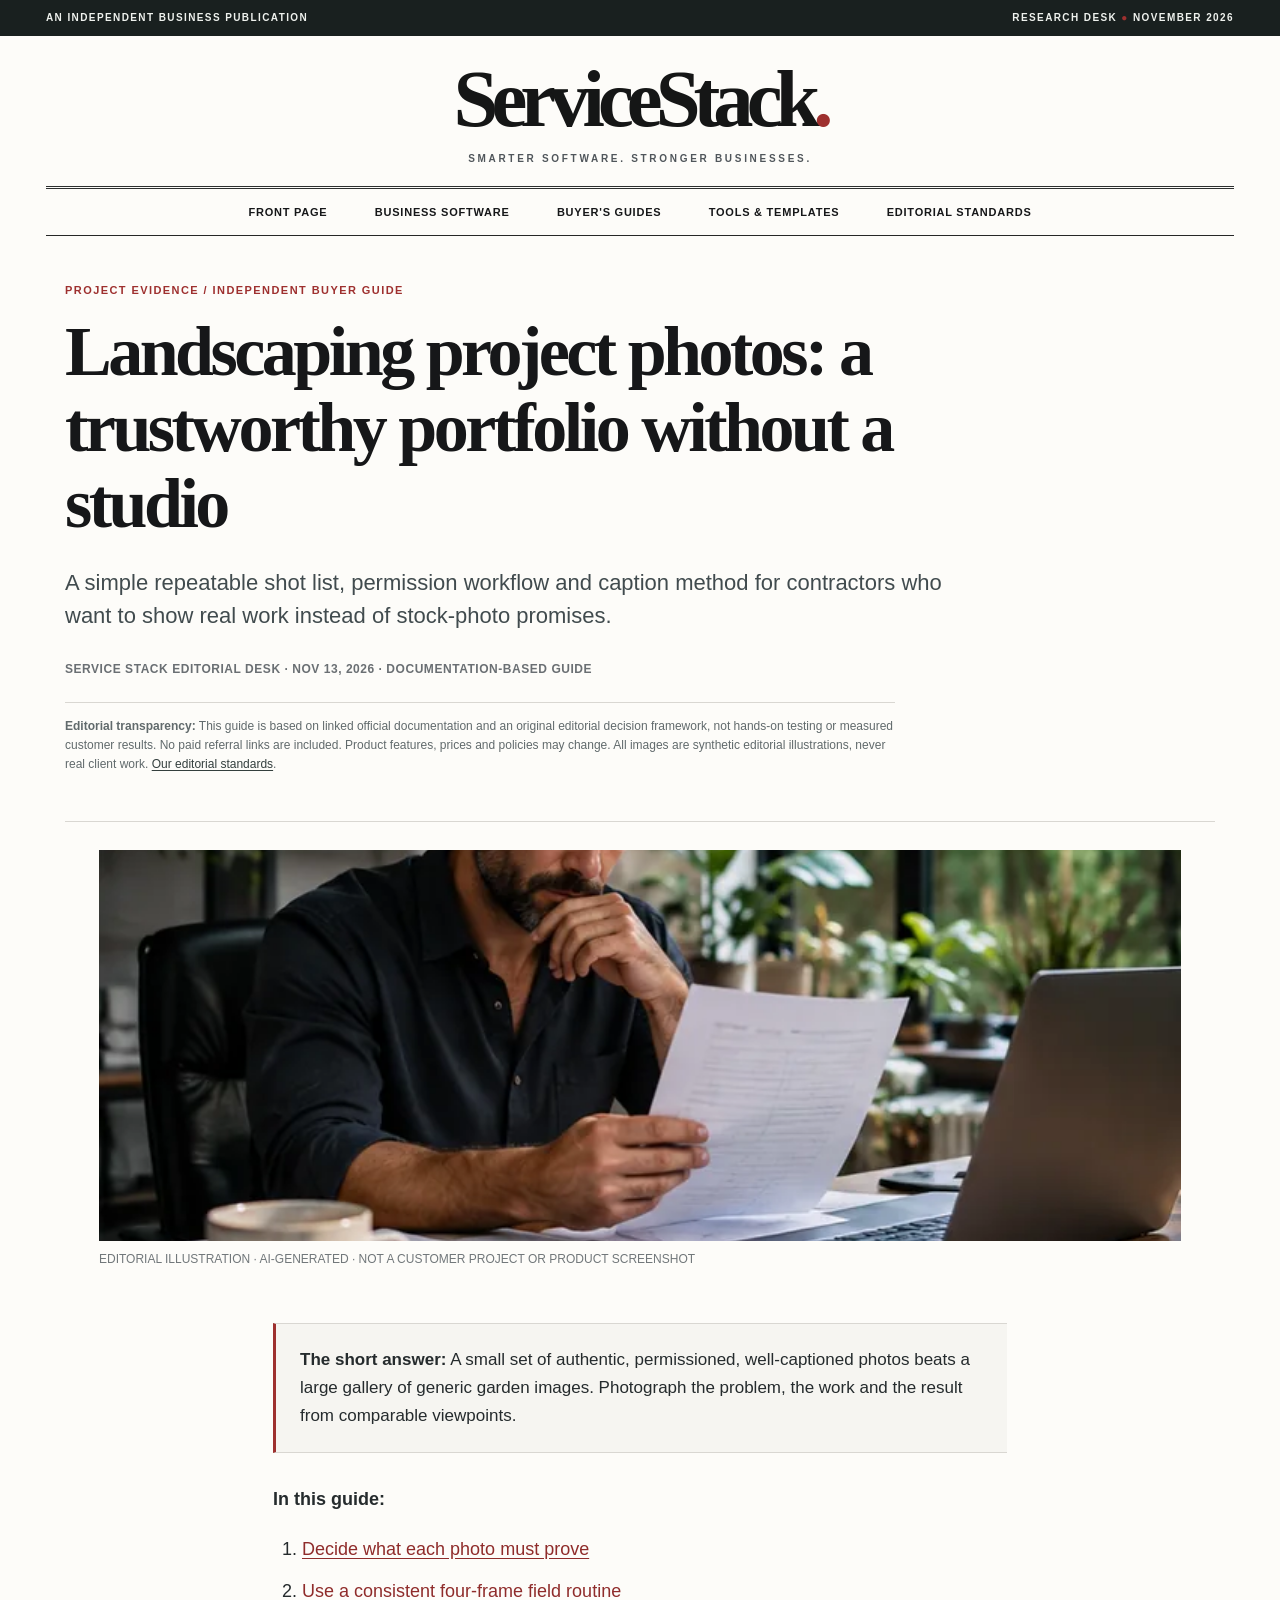
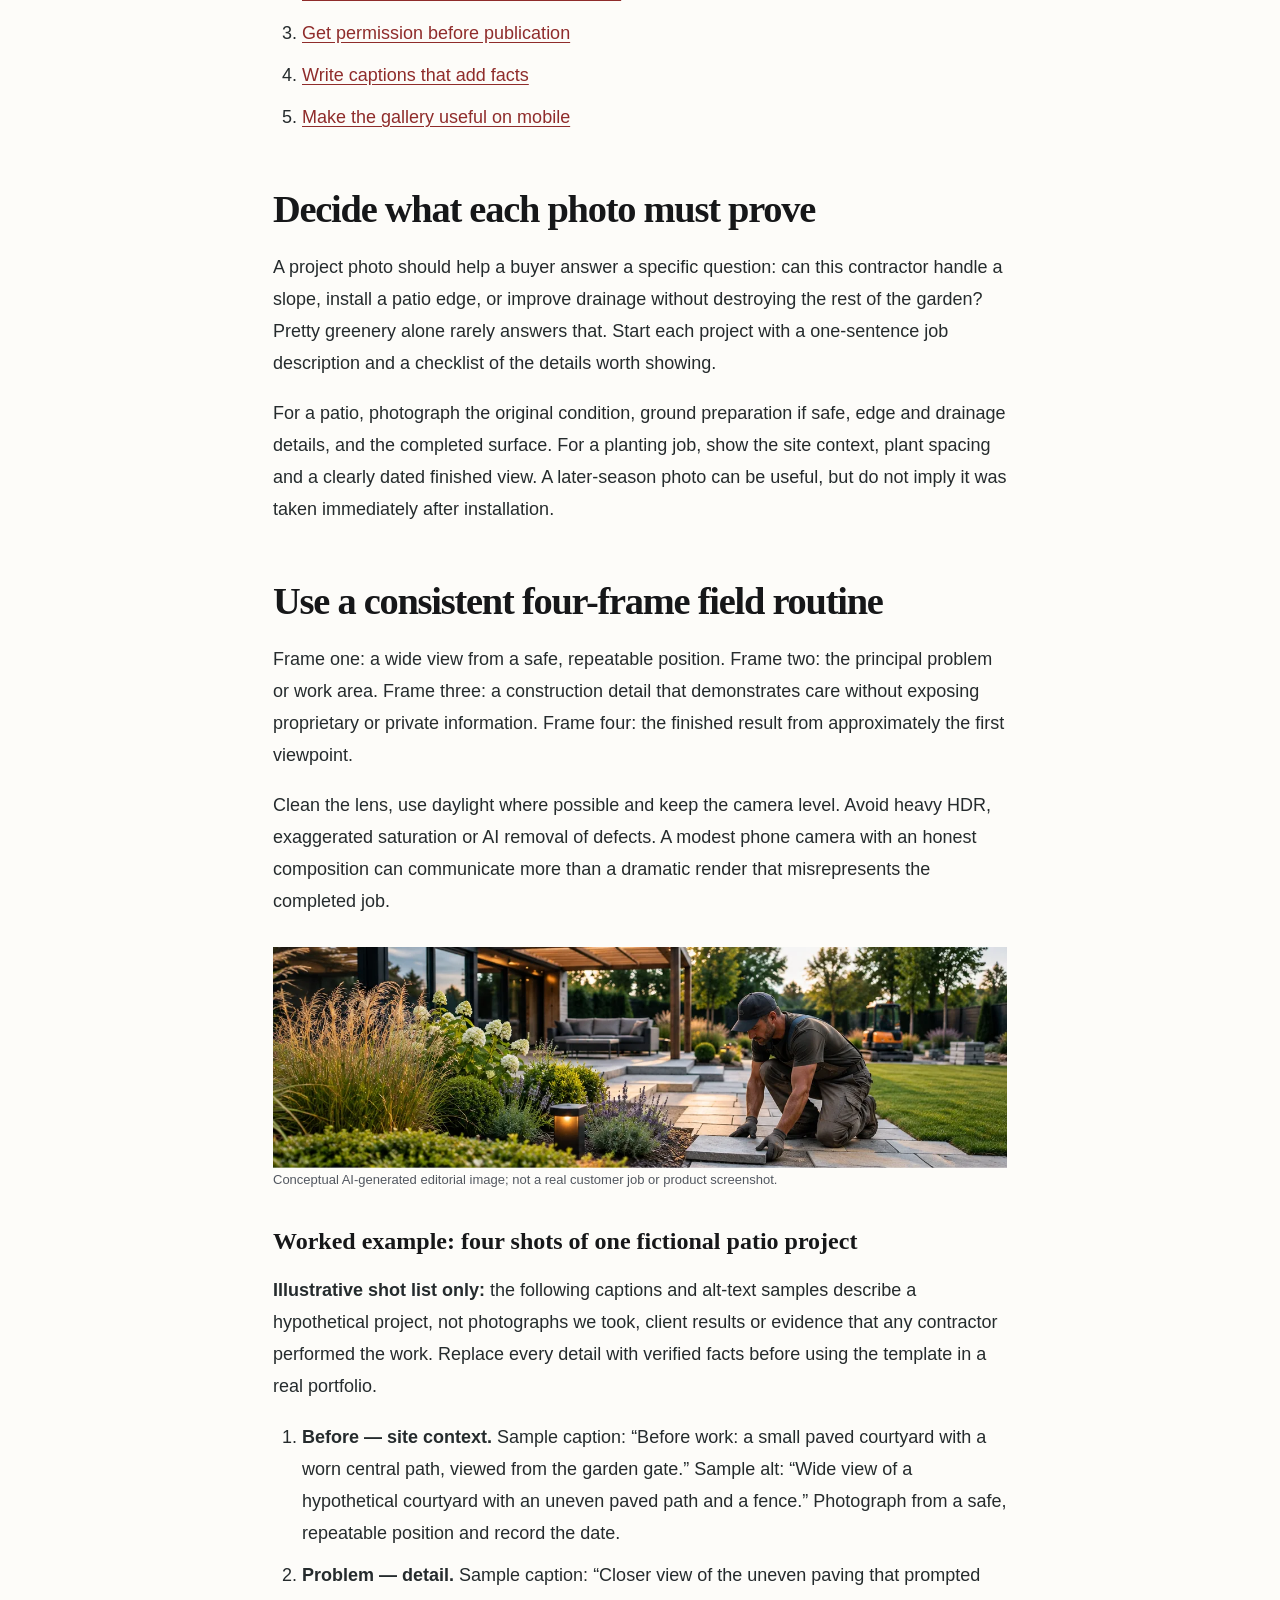
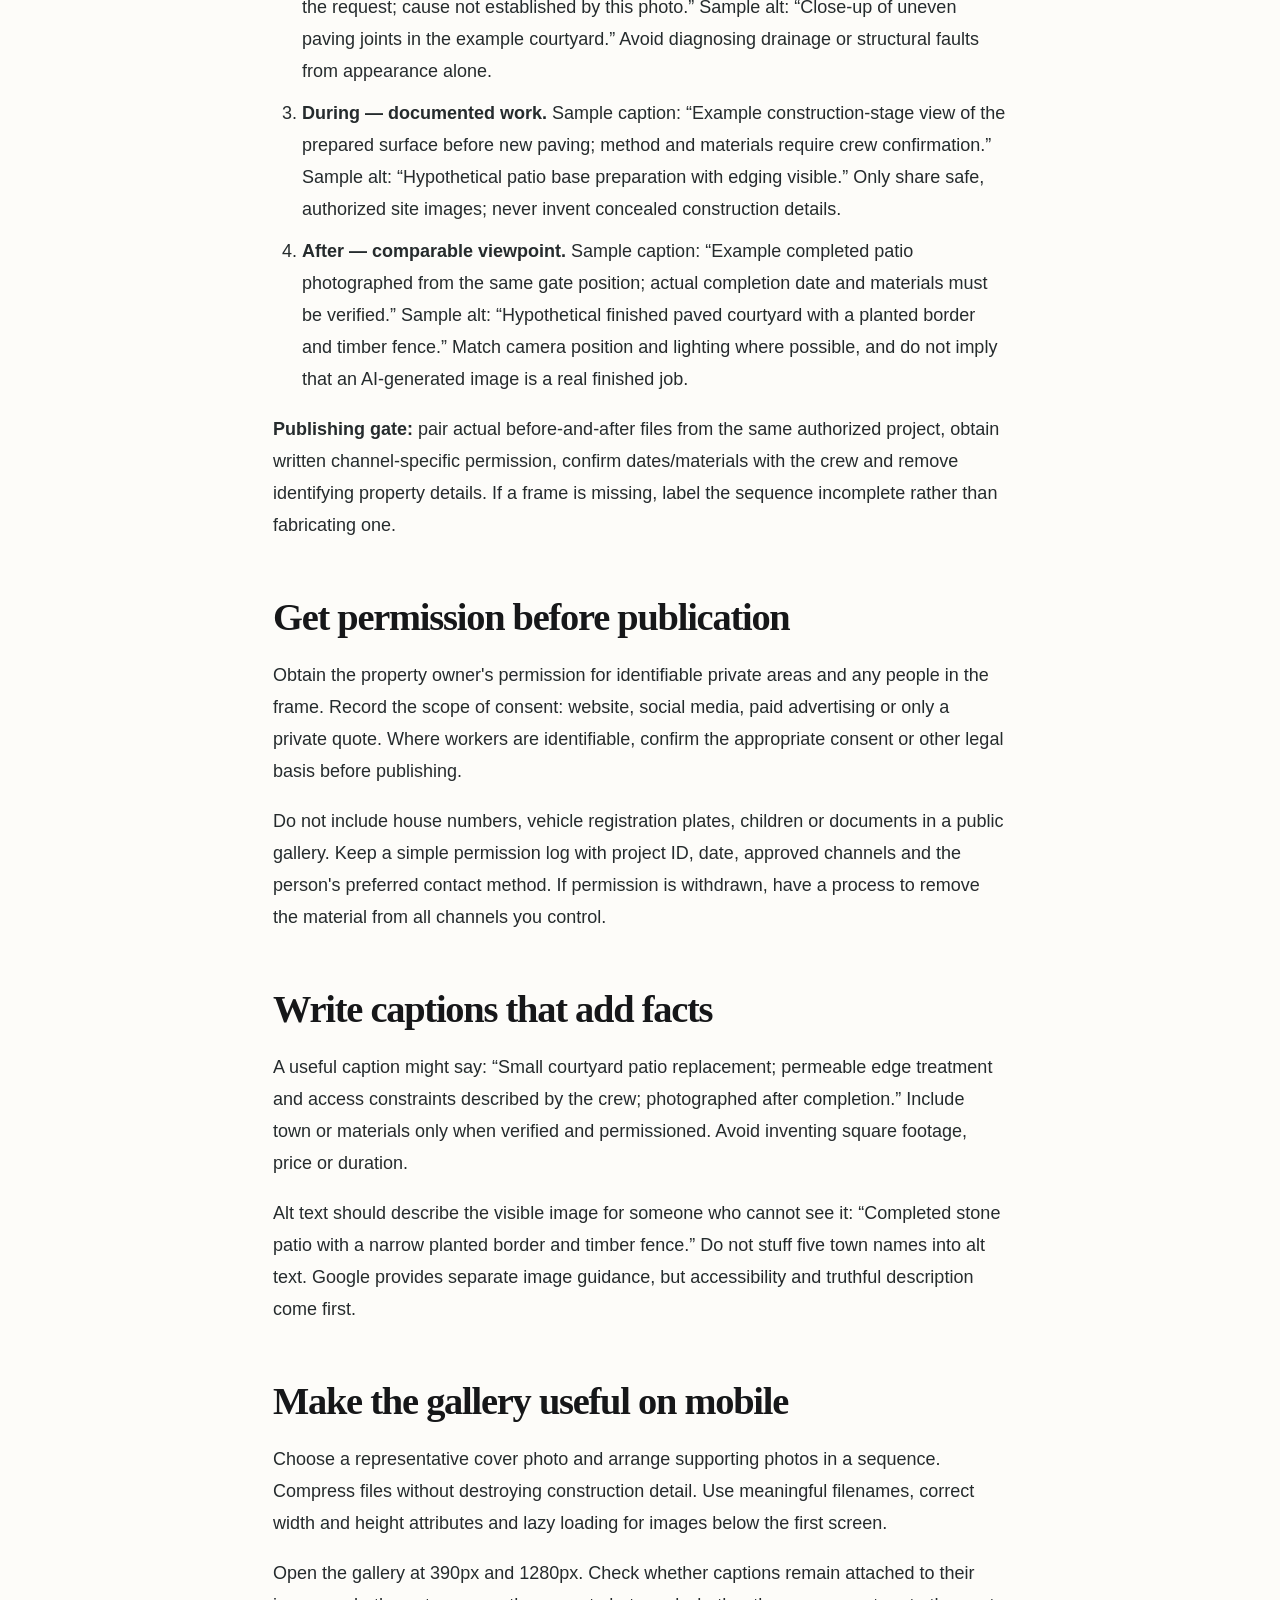
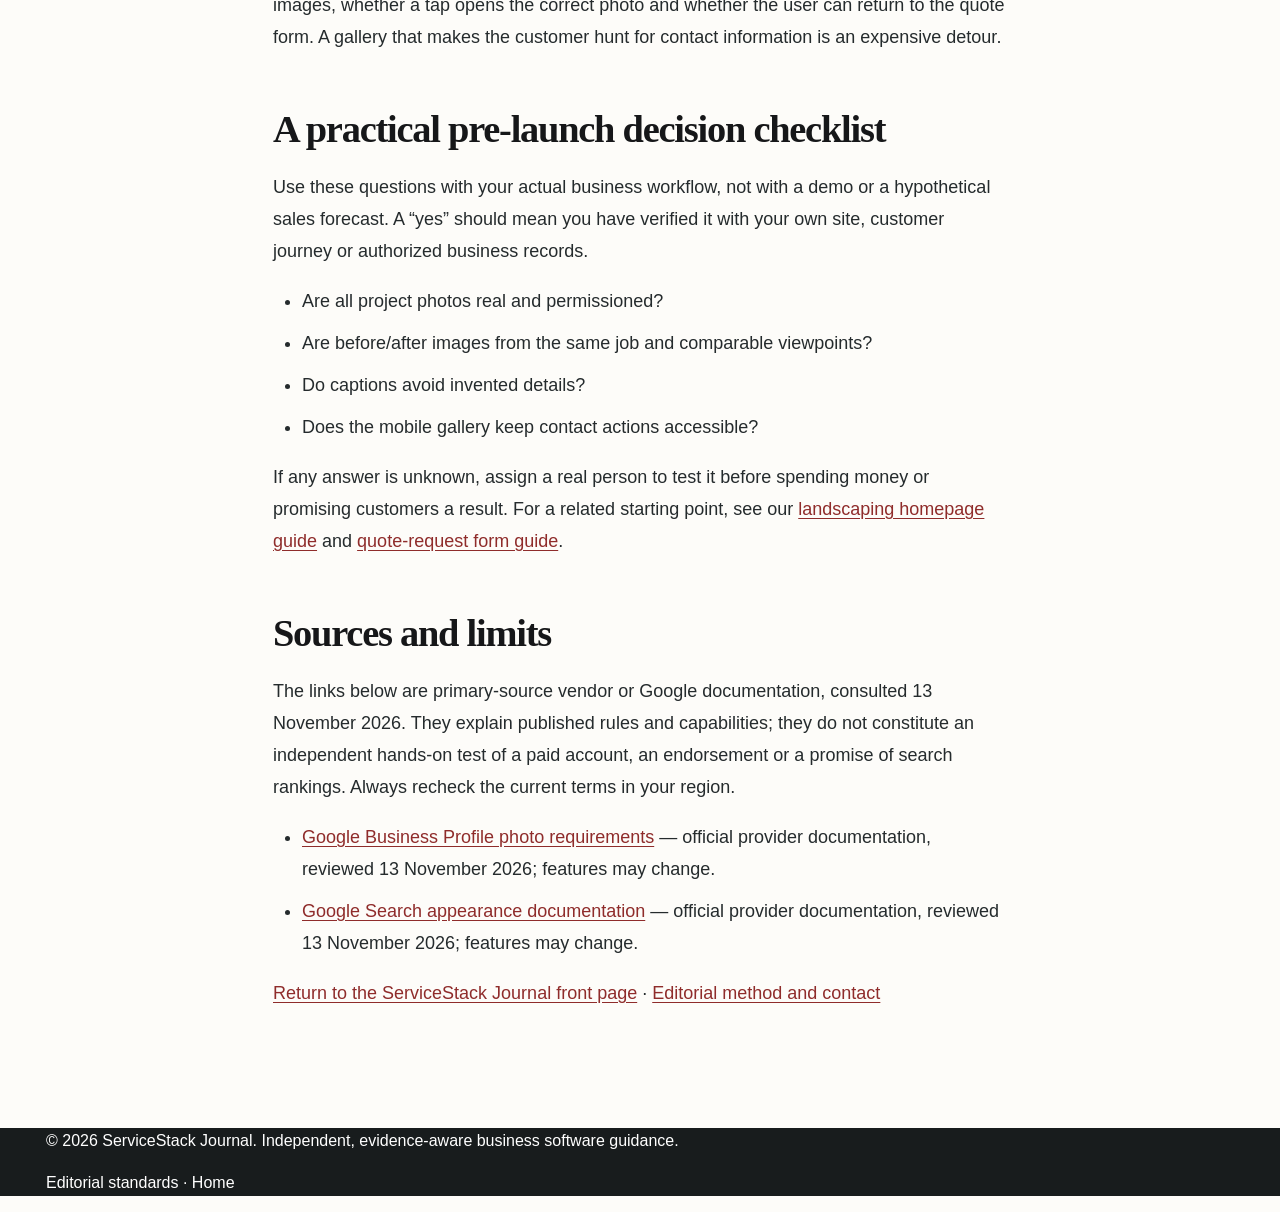
<file: articles/landscaping-project-photography-guide.html>
<!doctype html>
<html lang="en"><head><meta charset="utf-8"><meta name="viewport" content="width=device-width,initial-scale=1">
<title>Landscaping project photos: a trustworthy portfolio without a studio | ServiceStack Journal</title>
<meta name="description" content="A simple repeatable shot list, permission workflow and caption method for contractors who want to show real work instead of stock-photo promises."><meta name="robots" content="noindex,nofollow"><meta name="theme-color" content="#141719">
<meta property="og:type" content="article"><meta property="og:title" content="Landscaping project photos: a trustworthy portfolio without a studio"><meta property="og:description" content="A simple repeatable shot list, permission workflow and caption method for contractors who want to show real work instead of stock-photo promises.">
<link rel="canonical" href="https://dmitriydizdar2020-cyber.github.io/servicestack-guide/articles/landscaping-project-photography-guide.html"><link rel="stylesheet" href="../assets/editorial.css?v=5">
<script type="application/ld+json">{"@context":"https://schema.org","@type":"Article","headline":"Landscaping project photos: a trustworthy portfolio without a studio","description":"A simple repeatable shot list, permission workflow and caption method for contractors who want to show real work instead of stock-photo promises.","datePublished":"2026-11-13","author":{"@type":"Organization","name":"ServiceStack Journal Editorial Desk"},"publisher":{"@type":"Organization","name":"ServiceStack Journal"},"mainEntityOfPage":"https://dmitriydizdar2020-cyber.github.io/servicestack-guide/articles/landscaping-project-photography-guide.html"}</script></head>
<body class="editorial-article"><a class="skip-link" href="#main">Skip to content</a>
<div class="topline"><div class="container topline-inner"><span>AN INDEPENDENT BUSINESS PUBLICATION</span><span>RESEARCH DESK <span class="ruby">●</span> NOVEMBER 2026</span></div></div>
<header class="site-header"><div class="container"><div class="brand-block"><a href="../" class="brand" aria-label="ServiceStack Journal home">Service<span>Stack</span><i>.</i></a><div class="brand-subtitle">SMARTER SOFTWARE. STRONGER BUSINESSES.</div></div><nav class="site-nav" aria-label="Main navigation"><div class="nav-links"><a href="../">Front Page</a><a href="../#features">Business Software</a><a href="../#guides">Buyer's Guides</a><a href="../#tools">Tools &amp; Templates</a><a href="../about.html">Editorial Standards</a></div></nav></div></header>
<main id="main" tabindex="-1"><section class="article-container article-header"><span class="section-label">PROJECT EVIDENCE / INDEPENDENT BUYER GUIDE</span>
<h1>Landscaping project photos: a trustworthy portfolio without a studio</h1><p class="dek">A simple repeatable shot list, permission workflow and caption method for contractors who want to show real work instead of stock-photo promises.</p><div class="article-meta">SERVICE STACK EDITORIAL DESK · NOV 13, 2026 · DOCUMENTATION-BASED GUIDE</div>
<p class="editorial-disclosure"><strong>Editorial transparency:</strong> This guide is based on linked official documentation and an original editorial decision framework, not hands-on testing or measured customer results. No paid referral links are included. Product features, prices and policies may change. All images are synthetic editorial illustrations, never real client work. <a href="../about.html">Our editorial standards</a>.</p></section>
<figure class="editorial-cover"><img src="../assets/landscape-planning.webp" width="1300" height="391" loading="eager" alt="AI-generated editorial illustration of a landscaped outdoor planning scene"><figcaption>EDITORIAL ILLUSTRATION · AI-GENERATED · NOT A CUSTOMER PROJECT OR PRODUCT SCREENSHOT</figcaption></figure>
<div class="article-body"><div class="takeaway"><strong>The short answer:</strong> A small set of authentic, permissioned, well-captioned photos beats a large gallery of generic garden images. Photograph the problem, the work and the result from comparable viewpoints.</div>
<nav aria-label="Guide contents"><p><strong>In this guide:</strong></p><ol><li><a href="#section-1">Decide what each photo must prove</a></li><li><a href="#section-2">Use a consistent four-frame field routine</a></li><li><a href="#section-3">Get permission before publication</a></li><li><a href="#section-4">Write captions that add facts</a></li><li><a href="#section-5">Make the gallery useful on mobile</a></li></ol></nav>
<section><h2 id="section-1">Decide what each photo must prove</h2><p>A project photo should help a buyer answer a specific question: can this contractor handle a slope, install a patio edge, or improve drainage without destroying the rest of the garden? Pretty greenery alone rarely answers that. Start each project with a one-sentence job description and a checklist of the details worth showing.</p><p>For a patio, photograph the original condition, ground preparation if safe, edge and drainage details, and the completed surface. For a planting job, show the site context, plant spacing and a clearly dated finished view. A later-season photo can be useful, but do not imply it was taken immediately after installation.</p></section>
<section><h2 id="section-2">Use a consistent four-frame field routine</h2><p>Frame one: a wide view from a safe, repeatable position. Frame two: the principal problem or work area. Frame three: a construction detail that demonstrates care without exposing proprietary or private information. Frame four: the finished result from approximately the first viewpoint.</p><p>Clean the lens, use daylight where possible and keep the camera level. Avoid heavy HDR, exaggerated saturation or AI removal of defects. A modest phone camera with an honest composition can communicate more than a dramatic render that misrepresents the completed job.</p><figure><img class="main-image" src="../assets/landscape-contractor.webp" loading="lazy" width="1300" height="391" alt="AI-generated conceptual editorial image about local service planning"><figcaption class="caption">Conceptual AI-generated editorial image; not a real customer job or product screenshot.</figcaption></figure></section>
<section aria-labelledby="four-frame-example"><h3 id="four-frame-example">Worked example: four shots of one fictional patio project</h3><p><strong>Illustrative shot list only:</strong> the following captions and alt-text samples describe a hypothetical project, not photographs we took, client results or evidence that any contractor performed the work. Replace every detail with verified facts before using the template in a real portfolio.</p><ol><li><strong>Before — site context.</strong> Sample caption: “Before work: a small paved courtyard with a worn central path, viewed from the garden gate.” Sample alt: “Wide view of a hypothetical courtyard with an uneven paved path and a fence.” Photograph from a safe, repeatable position and record the date.</li><li><strong>Problem — detail.</strong> Sample caption: “Closer view of the uneven paving that prompted the request; cause not established by this photo.” Sample alt: “Close-up of uneven paving joints in the example courtyard.” Avoid diagnosing drainage or structural faults from appearance alone.</li><li><strong>During — documented work.</strong> Sample caption: “Example construction-stage view of the prepared surface before new paving; method and materials require crew confirmation.” Sample alt: “Hypothetical patio base preparation with edging visible.” Only share safe, authorized site images; never invent concealed construction details.</li><li><strong>After — comparable viewpoint.</strong> Sample caption: “Example completed patio photographed from the same gate position; actual completion date and materials must be verified.” Sample alt: “Hypothetical finished paved courtyard with a planted border and timber fence.” Match camera position and lighting where possible, and do not imply that an AI-generated image is a real finished job.</li></ol><p><strong>Publishing gate:</strong> pair actual before-and-after files from the same authorized project, obtain written channel-specific permission, confirm dates/materials with the crew and remove identifying property details. If a frame is missing, label the sequence incomplete rather than fabricating one.</p></section>
<section><h2 id="section-3">Get permission before publication</h2><p>Obtain the property owner's permission for identifiable private areas and any people in the frame. Record the scope of consent: website, social media, paid advertising or only a private quote. Where workers are identifiable, confirm the appropriate consent or other legal basis before publishing.</p><p>Do not include house numbers, vehicle registration plates, children or documents in a public gallery. Keep a simple permission log with project ID, date, approved channels and the person's preferred contact method. If permission is withdrawn, have a process to remove the material from all channels you control.</p></section>
<section><h2 id="section-4">Write captions that add facts</h2><p>A useful caption might say: “Small courtyard patio replacement; permeable edge treatment and access constraints described by the crew; photographed after completion.” Include town or materials only when verified and permissioned. Avoid inventing square footage, price or duration.</p><p>Alt text should describe the visible image for someone who cannot see it: “Completed stone patio with a narrow planted border and timber fence.” Do not stuff five town names into alt text. Google provides separate image guidance, but accessibility and truthful description come first.</p></section>
<section><h2 id="section-5">Make the gallery useful on mobile</h2><p>Choose a representative cover photo and arrange supporting photos in a sequence. Compress files without destroying construction detail. Use meaningful filenames, correct width and height attributes and lazy loading for images below the first screen.</p><p>Open the gallery at 390px and 1280px. Check whether captions remain attached to their images, whether a tap opens the correct photo and whether the user can return to the quote form. A gallery that makes the customer hunt for contact information is an expensive detour.</p></section>
<section><h2 id="checklist">A practical pre-launch decision checklist</h2><p>Use these questions with your actual business workflow, not with a demo or a hypothetical sales forecast. A “yes” should mean you have verified it with your own site, customer journey or authorized business records.</p><ul><li>Are all project photos real and permissioned?</li><li>Are before/after images from the same job and comparable viewpoints?</li><li>Do captions avoid invented details?</li><li>Does the mobile gallery keep contact actions accessible?</li></ul><p>If any answer is unknown, assign a real person to test it before spending money or promising customers a result. For a related starting point, see our <a href="landscaping-homepage-guide.html">landscaping homepage guide</a> and <a href="landscaping-quote-request-form.html">quote-request form guide</a>.</p></section>
<section><h2 id="sources">Sources and limits</h2><p>The links below are primary-source vendor or Google documentation, consulted 13 November 2026. They explain published rules and capabilities; they do not constitute an independent hands-on test of a paid account, an endorsement or a promise of search rankings. Always recheck the current terms in your region.</p><ul><li><a href="https://support.google.com/business/answer/6103862?hl=en" rel="noopener noreferrer" target="_blank">Google Business Profile photo requirements</a> — official provider documentation, reviewed 13 November 2026; features may change.</li><li><a href="https://developers.google.com/search/docs/appearance" rel="noopener noreferrer" target="_blank">Google Search appearance documentation</a> — official provider documentation, reviewed 13 November 2026; features may change.</li></ul></section>
<p><a href="../">Return to the ServiceStack Journal front page</a> · <a href="../about.html">Editorial method and contact</a></p></div></main>
<footer class="site-footer"><div class="container"><p>© 2026 ServiceStack Journal. Independent, evidence-aware business software guidance.</p><p><a href="../about.html">Editorial standards</a> · <a href="../">Home</a></p></div></footer></body></html>
</file>
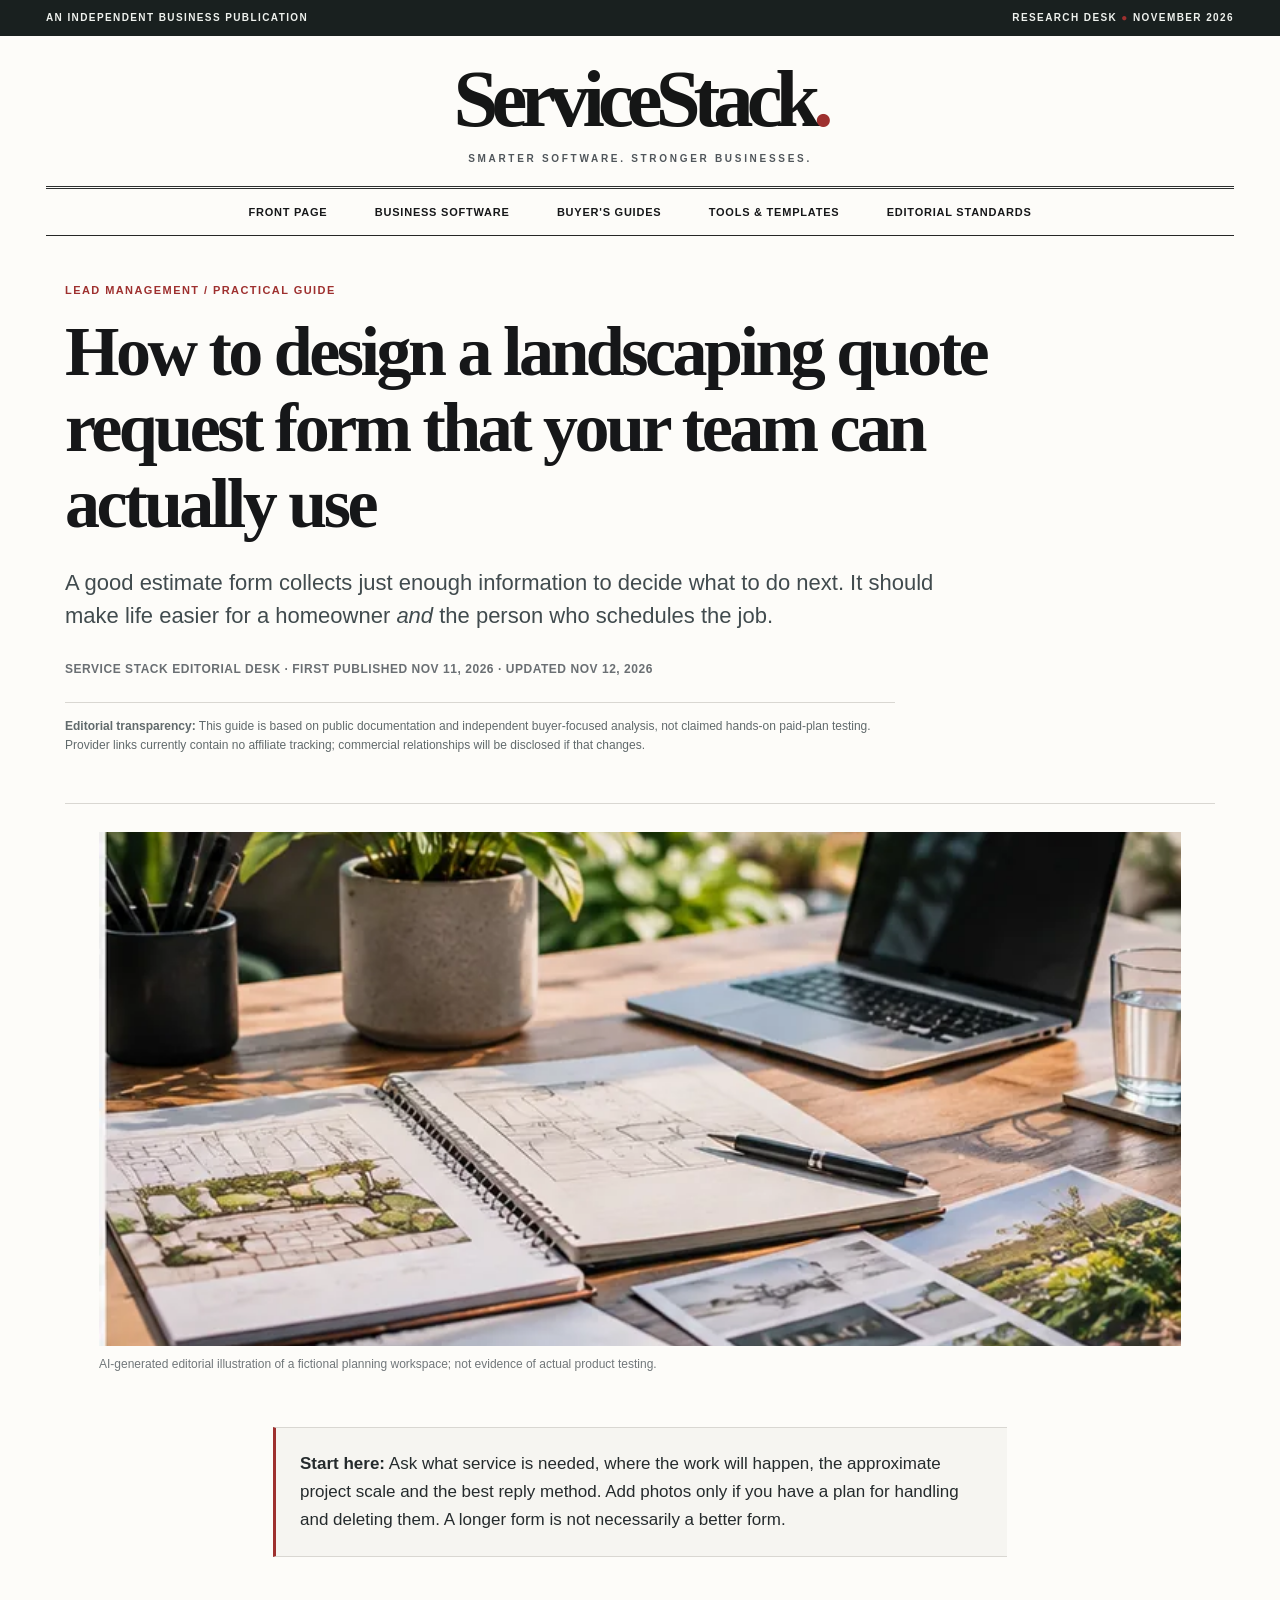
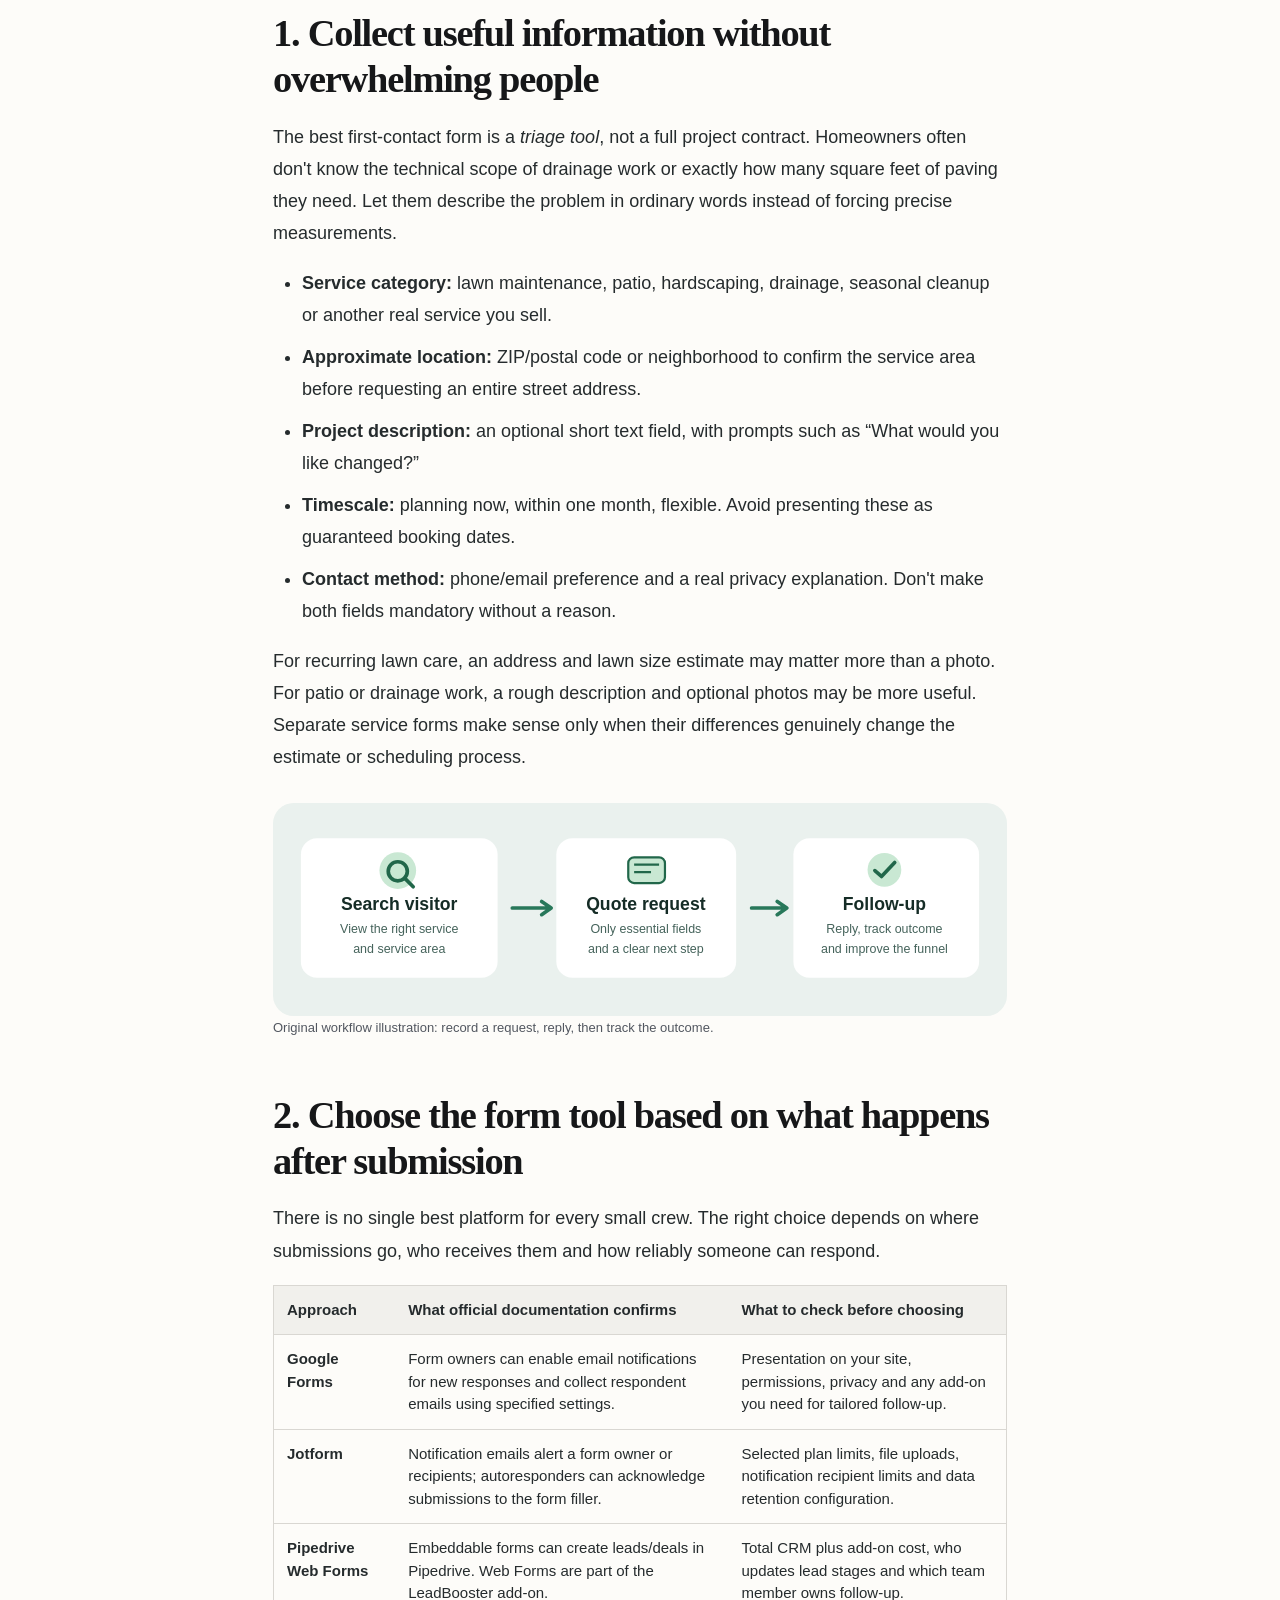
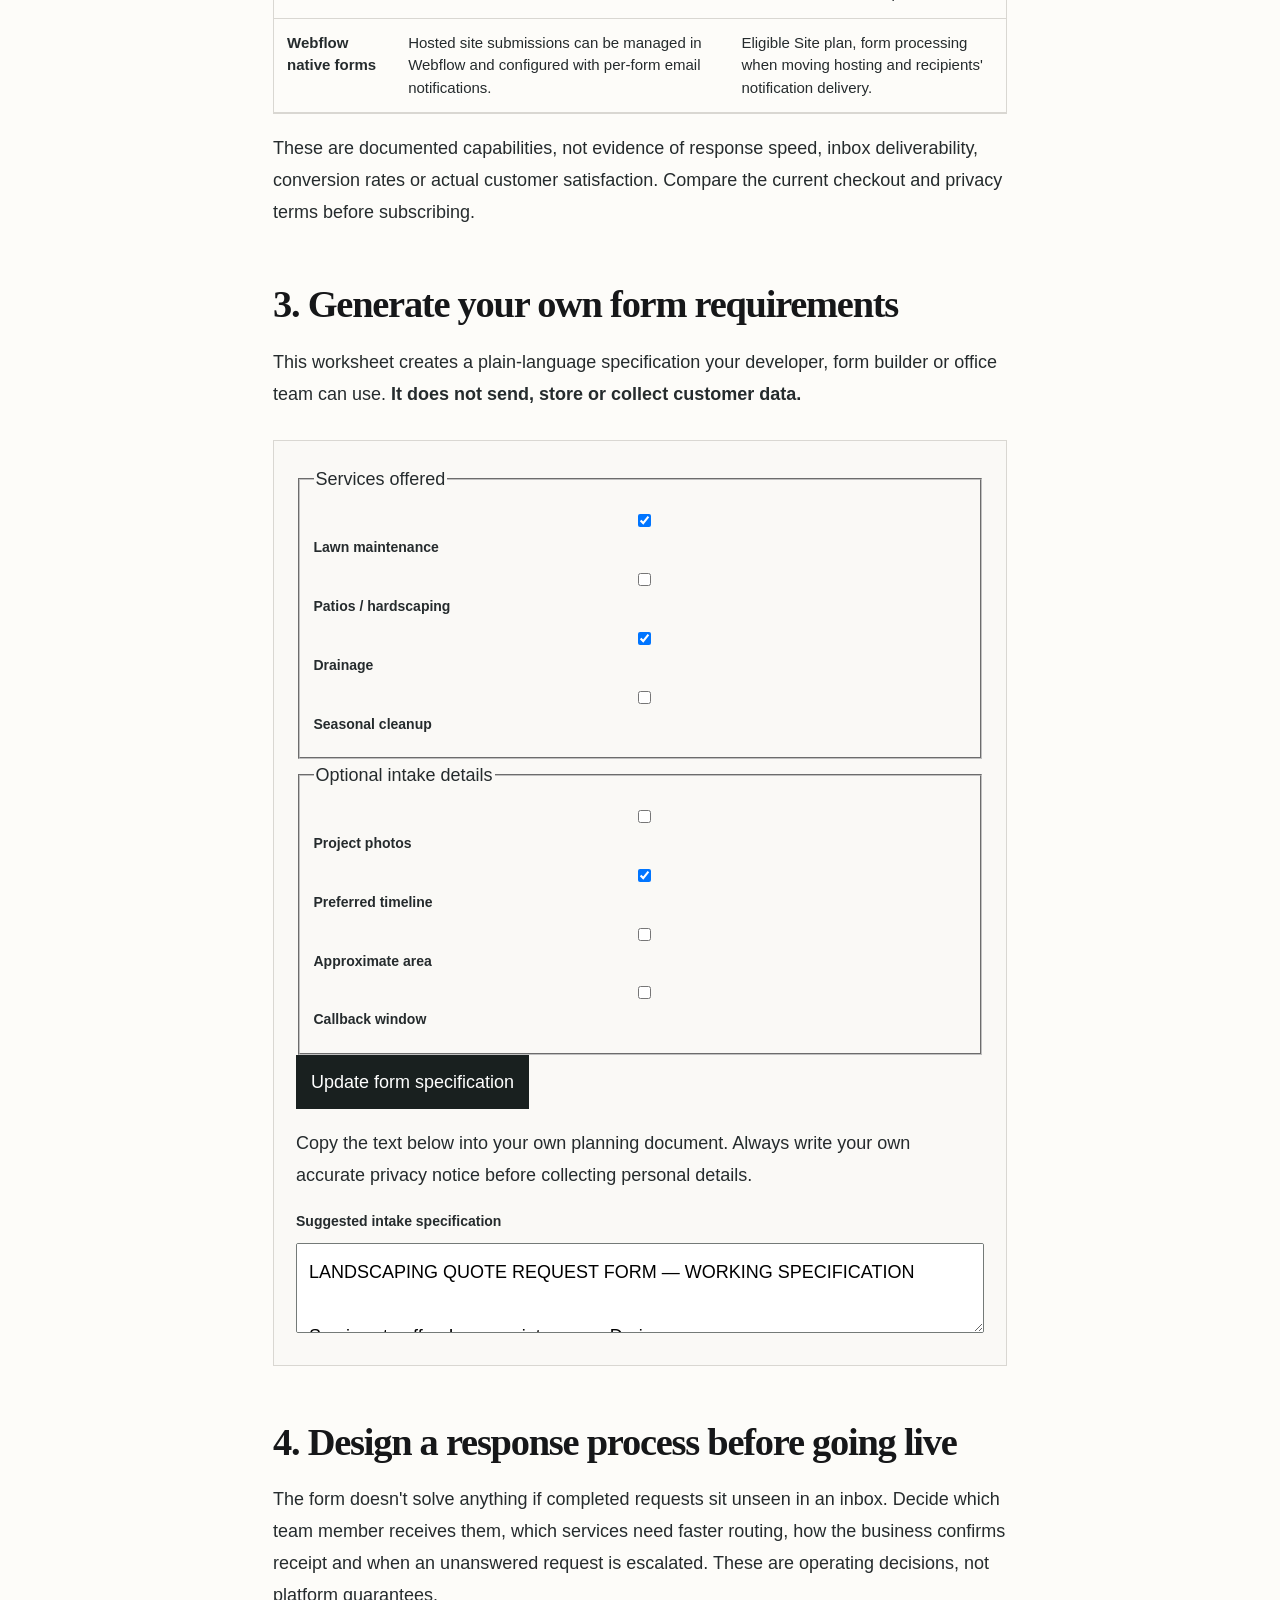
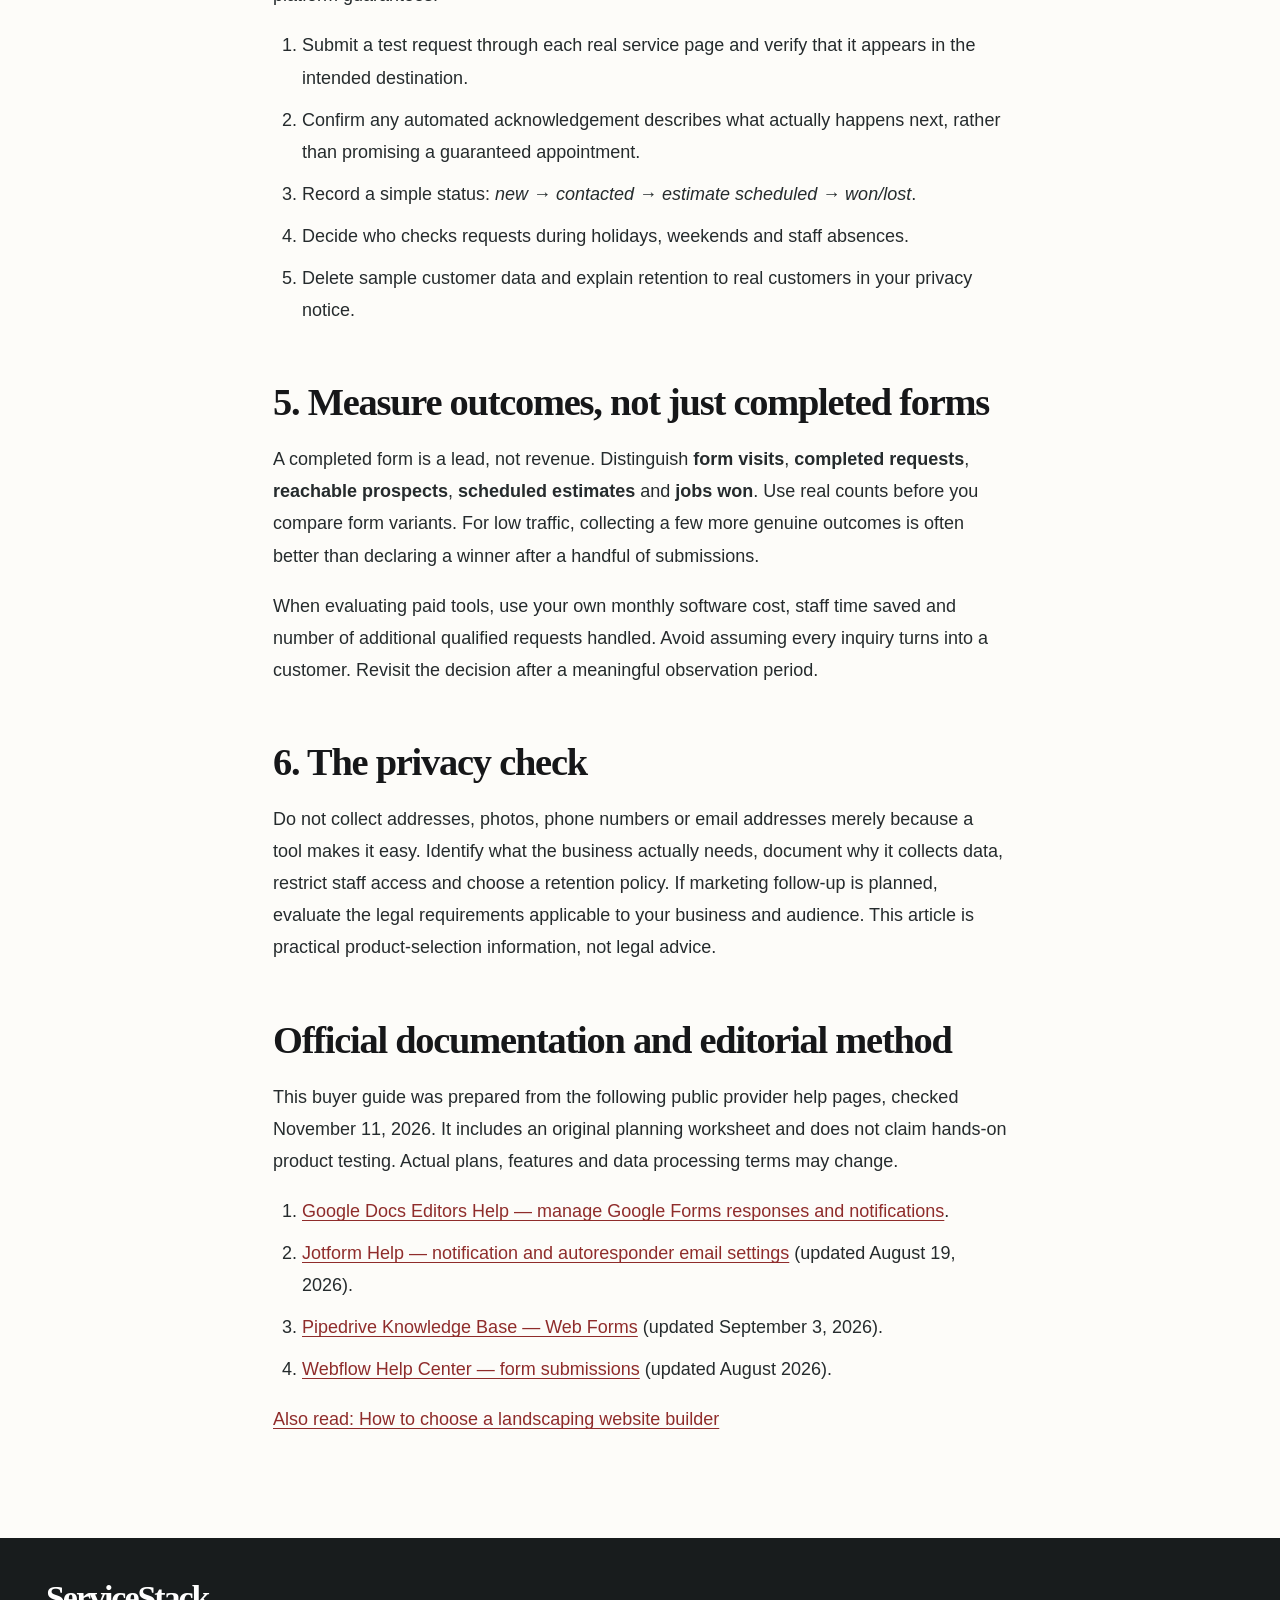
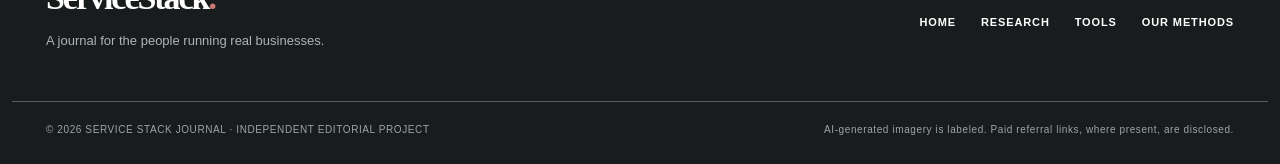
<file: articles/landscaping-quote-request-form.html>
<!doctype html>
<html lang="en"><head><meta charset="utf-8"><meta name="viewport" content="width=device-width,initial-scale=1">
<title>How to design a landscaping quote request form that your team can actually use | ServiceStack Journal</title><meta name="description" content="Practical guidance on landscaping quote forms, intake fields, lead follow-up and the tools that can make an inquiry usable.">
<meta name="robots" content="index,follow,max-image-preview:large"><meta name="theme-color" content="#141719">
<meta property="og:type" content="article"><meta property="og:title" content="How to design a landscaping quote request form that your team can actually use">
<meta property="og:description" content="Practical guidance on landscaping quote forms, intake fields, lead follow-up and the tools that can make an inquiry usable.">
<link rel="stylesheet" href="../assets/editorial.css?v=3">
<script type="application/ld+json">{"@context":"https://schema.org","@type":"Article","headline":"How to design a landscaping quote request form that your team can actually use","author":{"@type":"Organization","name":"ServiceStack Journal Editorial Desk"},"datePublished":"2026-11-11","dateModified":"2026-11-12","publisher":{"@type":"Organization","name":"ServiceStack Journal"},"description":"Practical guidance on landscaping quote forms, intake fields, lead follow-up and the tools that can make an inquiry usable."}</script>
<link rel="canonical" href="https://dmitriydizdar2020-cyber.github.io/servicestack-guide/articles/landscaping-quote-request-form.html">
</head><body class="editorial-article"><a class="skip-link" href="#main">Skip to content</a>
<div class="topline"><div class="container topline-inner"><span>AN INDEPENDENT BUSINESS PUBLICATION</span><span>RESEARCH DESK <span class="ruby">●</span> NOVEMBER 2026</span></div></div>
<header class="site-header"><div class="container"><div class="brand-block"><a href="../" class="brand" aria-label="ServiceStack Journal home">Service<span>Stack</span><i>.</i></a><div class="brand-subtitle">SMARTER SOFTWARE. STRONGER BUSINESSES.</div></div>
<nav class="site-nav" aria-label="Main navigation"><div class="nav-links"><a href="../">Front Page</a><a href="../#features">Business Software</a><a href="../#guides">Buyer's Guides</a><a href="../#tools">Tools &amp; Templates</a><a href="../about.html">Editorial Standards</a></div></nav></div></header>
<main id="main" tabindex="-1">
<section class="article-container article-header">
<span class="section-label">LEAD MANAGEMENT / PRACTICAL GUIDE</span>
<h1>How to design a landscaping quote request form that your team can actually use</h1>
<p class="dek">A good estimate form collects just enough information to decide what to do next. It should make life easier for a homeowner <em>and</em> the person who schedules the job.</p>
<div class="article-meta">SERVICE STACK EDITORIAL DESK · FIRST PUBLISHED NOV 11, 2026 · UPDATED NOV 12, 2026</div>
<p class="editorial-disclosure"><strong>Editorial transparency:</strong> This guide is based on public documentation and independent buyer-focused analysis, not claimed hands-on paid-plan testing. Provider links currently contain no affiliate tracking; commercial relationships will be disclosed if that changes.</p>
</section>
<figure class="editorial-cover"><img src="../assets/business-workspace.webp" width="720" height="514" alt="AI-generated editorial scene of a business planning desk with laptop and sketches" fetchpriority="high" decoding="async"><figcaption>AI-generated editorial illustration of a fictional planning workspace; not evidence of actual product testing.</figcaption></figure>
<div class="article-body">
<div class="takeaway"><strong>Start here:</strong> Ask what service is needed, where the work will happen, the approximate project scale and the best reply method. Add photos only if you have a plan for handling and deleting them. A longer form is not necessarily a better form.</div>
<h2>1. Collect useful information without overwhelming people</h2>
<p>The best first-contact form is a <em>triage tool</em>, not a full project contract. Homeowners often don't know the technical scope of drainage work or exactly how many square feet of paving they need. Let them describe the problem in ordinary words instead of forcing precise measurements.</p>
<ul>
<li><strong>Service category:</strong> lawn maintenance, patio, hardscaping, drainage, seasonal cleanup or another real service you sell.</li>
<li><strong>Approximate location:</strong> ZIP/postal code or neighborhood to confirm the service area before requesting an entire street address.</li>
<li><strong>Project description:</strong> an optional short text field, with prompts such as “What would you like changed?”</li>
<li><strong>Timescale:</strong> planning now, within one month, flexible. Avoid presenting these as guaranteed booking dates.</li>
<li><strong>Contact method:</strong> phone/email preference and a real privacy explanation. Don't make both fields mandatory without a reason.</li>
</ul>
<p>For recurring lawn care, an address and lawn size estimate may matter more than a photo. For patio or drainage work, a rough description and optional photos may be more useful. Separate service forms make sense only when their differences genuinely change the estimate or scheduling process.</p>
<figure><img src="../assets/lead-flow.svg" class="main-image" width="1000" height="290" loading="lazy" alt="Three-step workflow from service search to quote request and follow-up"><figcaption class="caption">Original workflow illustration: record a request, reply, then track the outcome.</figcaption></figure>
<h2>2. Choose the form tool based on what happens after submission</h2>
<p>There is no single best platform for every small crew. The right choice depends on where submissions go, who receives them and how reliably someone can respond.</p>
<div class="tablewrap" role="region" aria-label="Quote request form tools comparison" tabindex="0"><table><thead><tr><th>Approach</th><th>What official documentation confirms</th><th>What to check before choosing</th></tr></thead><tbody>
<tr><td><strong>Google Forms</strong></td><td>Form owners can enable email notifications for new responses and collect respondent emails using specified settings.</td><td>Presentation on your site, permissions, privacy and any add-on you need for tailored follow-up.</td></tr>
<tr><td><strong>Jotform</strong></td><td>Notification emails alert a form owner or recipients; autoresponders can acknowledge submissions to the form filler.</td><td>Selected plan limits, file uploads, notification recipient limits and data retention configuration.</td></tr>
<tr><td><strong>Pipedrive Web Forms</strong></td><td>Embeddable forms can create leads/deals in Pipedrive. Web Forms are part of the LeadBooster add-on.</td><td>Total CRM plus add-on cost, who updates lead stages and which team member owns follow-up.</td></tr>
<tr><td><strong>Webflow native forms</strong></td><td>Hosted site submissions can be managed in Webflow and configured with per-form email notifications.</td><td>Eligible Site plan, form processing when moving hosting and recipients' notification delivery.</td></tr>
</tbody></table></div>
<p>These are documented capabilities, not evidence of response speed, inbox deliverability, conversion rates or actual customer satisfaction. Compare the current checkout and privacy terms before subscribing.</p>
<h2>3. Generate your own form requirements</h2>
<p>This worksheet creates a plain-language specification your developer, form builder or office team can use. <strong>It does not send, store or collect customer data.</strong></p>
<div class="tool" id="quote-form-tool">
<fieldset><legend>Services offered</legend><div class="checks">
<label><input type="checkbox" name="svc" value="Lawn maintenance" checked> Lawn maintenance</label>
<label><input type="checkbox" name="svc" value="Patios and hardscaping"> Patios / hardscaping</label>
<label><input type="checkbox" name="svc" value="Drainage" checked> Drainage</label>
<label><input type="checkbox" name="svc" value="Seasonal cleanup"> Seasonal cleanup</label>
</div></fieldset>
<fieldset><legend>Optional intake details</legend><div class="checks">
<label><input type="checkbox" name="opt" value="Project photos (optional)"> Project photos</label>
<label><input type="checkbox" name="opt" value="Preferred timeline" checked> Preferred timeline</label>
<label><input type="checkbox" name="opt" value="Approximate project area"> Approximate area</label>
<label><input type="checkbox" name="opt" value="Preferred callback time"> Callback window</label>
</div></fieldset>
<button type="button" id="generate">Update form specification</button>
<p class="tip">Copy the text below into your own planning document. Always write your own accurate privacy notice before collecting personal details.</p>
<label for="spec"><strong>Suggested intake specification</strong></label>
<textarea id="spec" readonly aria-live="polite"></textarea>
</div>
<h2>4. Design a response process before going live</h2>
<p>The form doesn't solve anything if completed requests sit unseen in an inbox. Decide which team member receives them, which services need faster routing, how the business confirms receipt and when an unanswered request is escalated. These are operating decisions, not platform guarantees.</p>
<ol>
<li>Submit a test request through each real service page and verify that it appears in the intended destination.</li>
<li>Confirm any automated acknowledgement describes what actually happens next, rather than promising a guaranteed appointment.</li>
<li>Record a simple status: <em>new → contacted → estimate scheduled → won/lost</em>.</li>
<li>Decide who checks requests during holidays, weekends and staff absences.</li>
<li>Delete sample customer data and explain retention to real customers in your privacy notice.</li>
</ol>
<h2>5. Measure outcomes, not just completed forms</h2>
<p>A completed form is a lead, not revenue. Distinguish <strong>form visits</strong>, <strong>completed requests</strong>, <strong>reachable prospects</strong>, <strong>scheduled estimates</strong> and <strong>jobs won</strong>. Use real counts before you compare form variants. For low traffic, collecting a few more genuine outcomes is often better than declaring a winner after a handful of submissions.</p>
<p>When evaluating paid tools, use your own monthly software cost, staff time saved and number of additional qualified requests handled. Avoid assuming every inquiry turns into a customer. Revisit the decision after a meaningful observation period.</p>
<h2>6. The privacy check</h2>
<p>Do not collect addresses, photos, phone numbers or email addresses merely because a tool makes it easy. Identify what the business actually needs, document why it collects data, restrict staff access and choose a retention policy. If marketing follow-up is planned, evaluate the legal requirements applicable to your business and audience. This article is practical product-selection information, not legal advice.</p>
<h2>Official documentation and editorial method</h2>
<p>This buyer guide was prepared from the following public provider help pages, checked November 11, 2026. It includes an original planning worksheet and does not claim hands-on product testing. Actual plans, features and data processing terms may change.</p>
<ol class="sources">
<li><a target="_blank" rel="noopener noreferrer" href="https://support.google.com/docs/answer/139706?hl=en">Google Docs Editors Help — manage Google Forms responses and notifications</a>.</li>
<li><a target="_blank" rel="noopener noreferrer" href="https://www.jotform.com/help/30-explanation-of-email-notification-and-autoresponder-settings/">Jotform Help — notification and autoresponder email settings</a> (updated August 19, 2026).</li>
<li><a target="_blank" rel="noopener noreferrer" href="https://support.pipedrive.com/en/article/web-forms">Pipedrive Knowledge Base — Web Forms</a> (updated September 3, 2026).</li>
<li><a target="_blank" rel="noopener noreferrer" href="https://help.webflow.com/hc/en-us/articles/33961344521235-Form-submissions">Webflow Help Center — form submissions</a> (updated August 2026).</li>
</ol>
<p><a href="website-builder-landscaping-business.html">Also read: How to choose a landscaping website builder</a></p>
</div>

</main>
<footer class="site-footer"><div class="container footer-top"><div><a href="../" class="footer-brand">ServiceStack<span>.</span></a><p>A journal for the people running real businesses.</p></div><div class="footer-menu"><a href="../">Home</a><a href="../#features">Research</a><a href="../#tools">Tools</a><a href="../about.html">Our Methods</a></div></div><div class="container footer-bottom"><span>© 2026 SERVICE STACK JOURNAL · INDEPENDENT EDITORIAL PROJECT</span><span>AI-generated imagery is labeled. Paid referral links, where present, are disclosed.</span></div></footer>
<script>
(function(){
var button=document.getElementById("generate");
var spec=document.getElementById("spec");
function get(name){return Array.prototype.map.call(document.querySelectorAll('input[name="'+name+'"]:checked'),function(el){return el.value;});}
function render(){
var services=get("svc"),options=get("opt");
var out=[
"LANDSCAPING QUOTE REQUEST FORM — WORKING SPECIFICATION",
"",
"Services to offer: "+(services.length?services.join(", "):"Decide which services you actually offer"),
"",
"Essential fields:",
"1. Service needed (choose from real service options)",
"2. ZIP/postal code or service area",
"3. Project description (plain language, optional)",
"4. One preferred contact method and the relevant contact field",
"",
"Optional details: "+(options.length?options.join(", "):"None selected"),
"",
"Follow-up process:",
"- Route request to a named team member",
"- Test internal notifications and confirmation copy",
"- Track contacted / estimate scheduled / won / lost",
"- Publish an accurate privacy notice and retention rules",
"",
"Do not claim a guaranteed quote, appointment or response time unless the team can meet it."
];
spec.value=out.join("\n");
}
button.addEventListener("click",render);
render();
})();
</script>
</body></html>
</file>
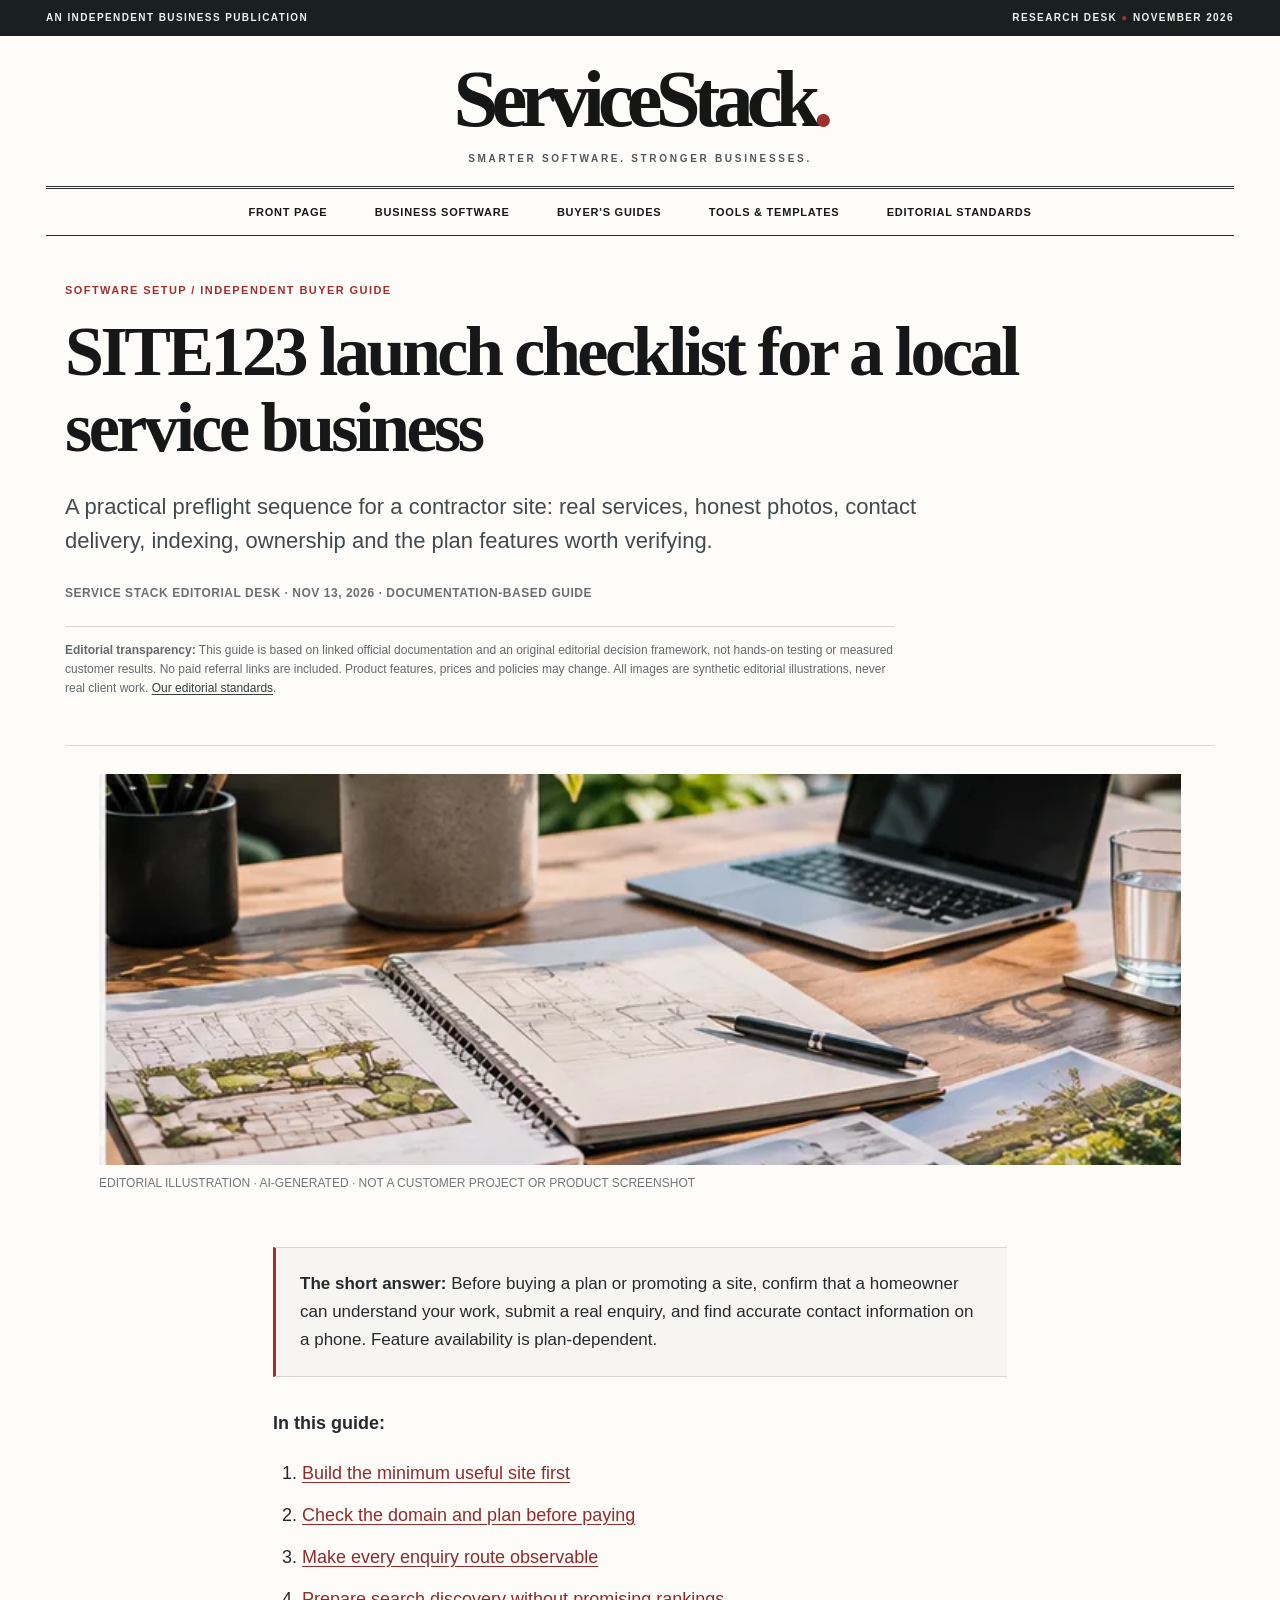
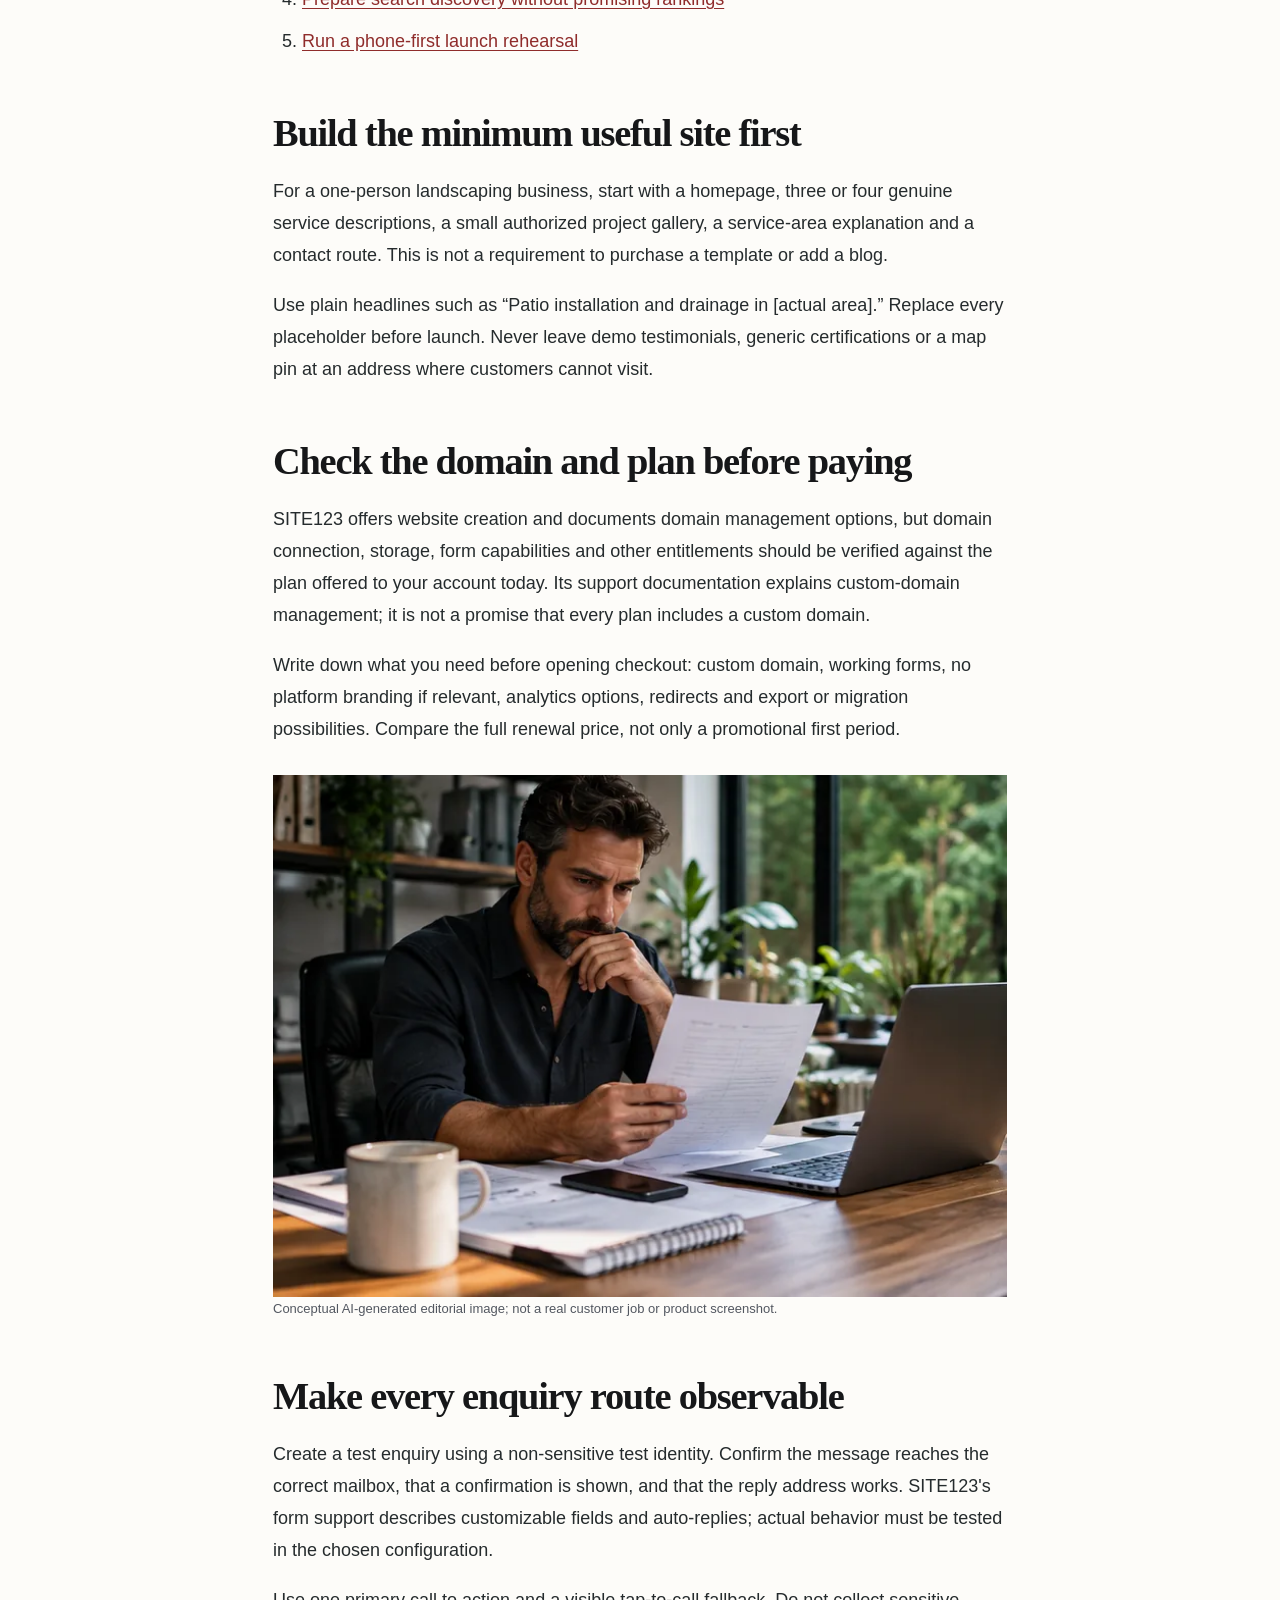
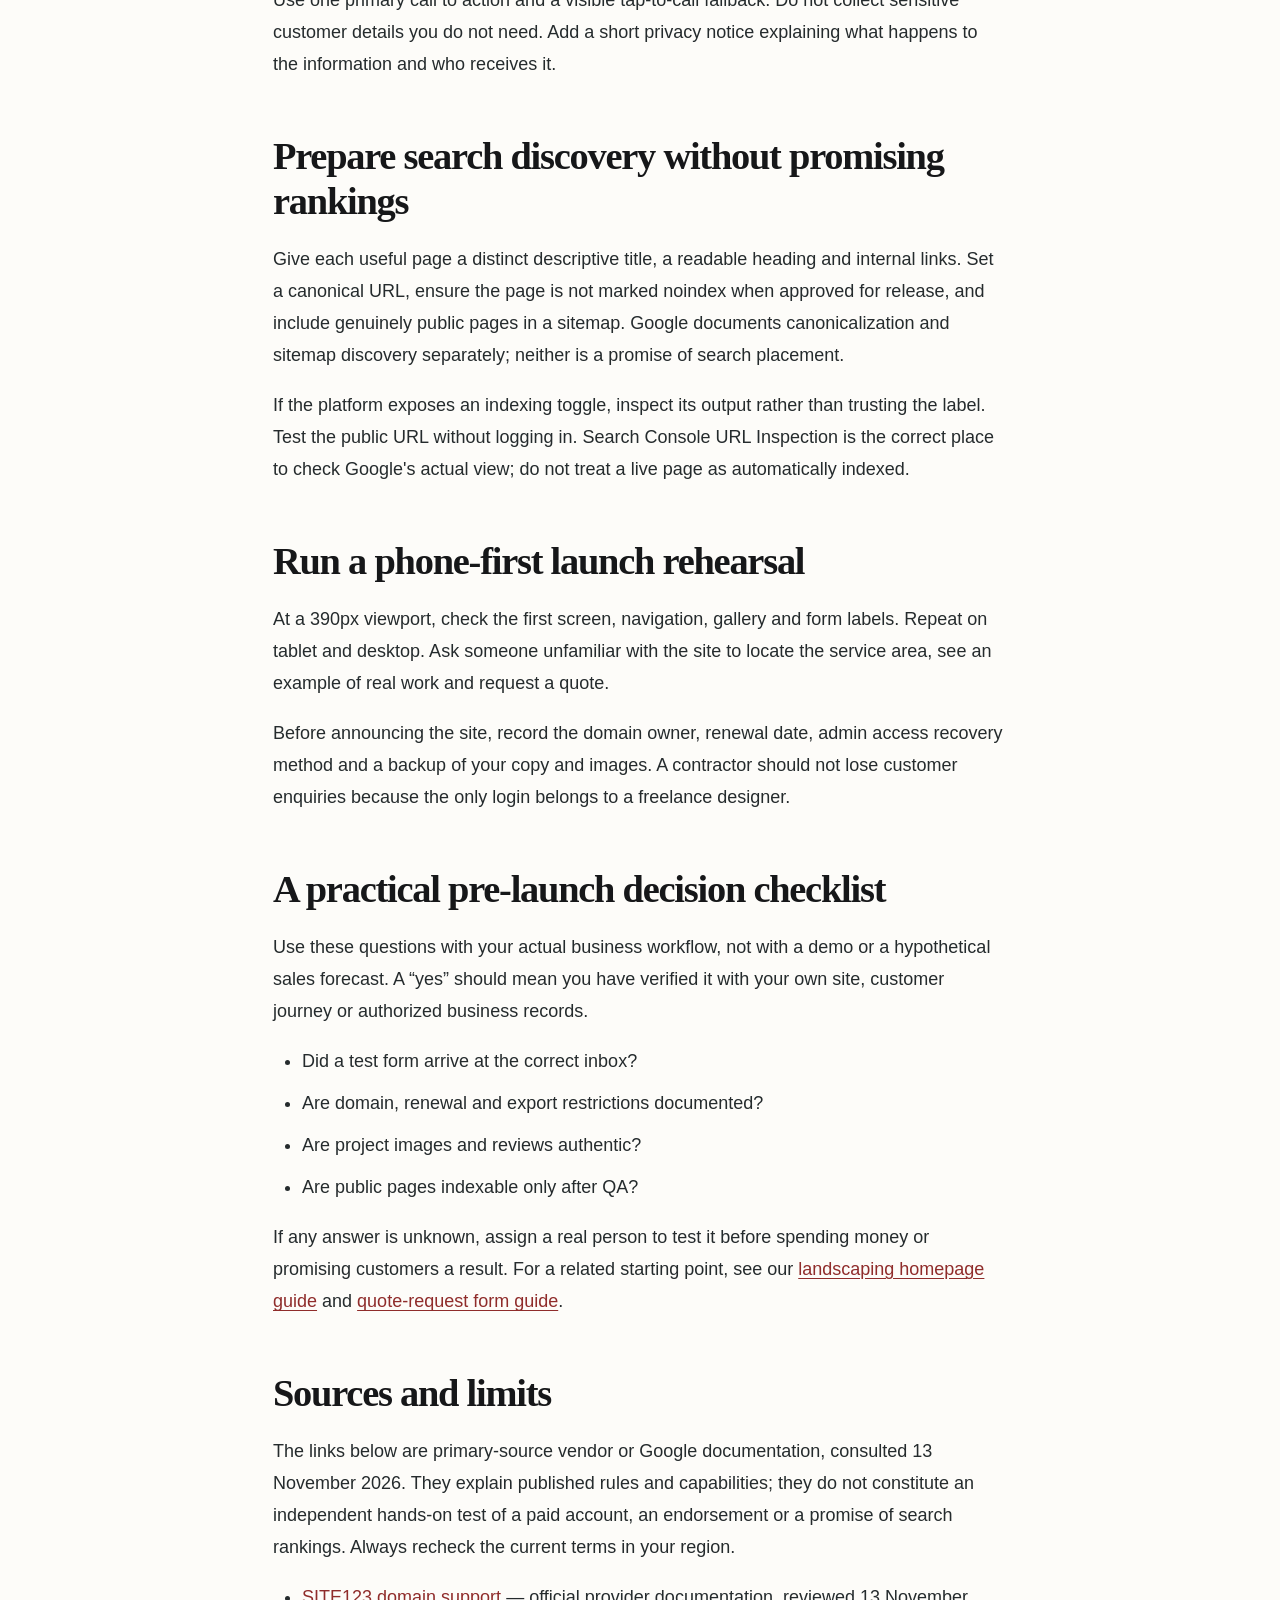
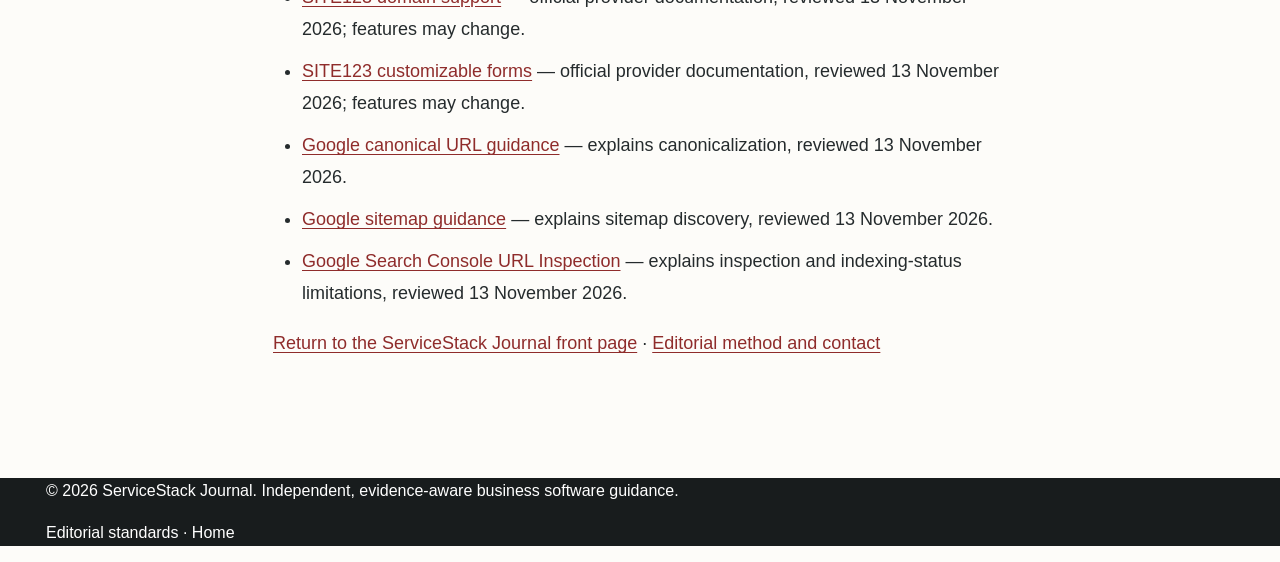
<file: articles/site123-local-service-launch-checklist.html>
<!doctype html>
<html lang="en"><head><meta charset="utf-8"><meta name="viewport" content="width=device-width,initial-scale=1">
<title>SITE123 launch checklist for a local service business | ServiceStack Journal</title>
<meta name="description" content="A practical preflight sequence for a contractor site: real services, honest photos, contact delivery, indexing, ownership and the plan features worth verifying."><meta name="robots" content="noindex,nofollow"><meta name="theme-color" content="#141719">
<meta property="og:type" content="article"><meta property="og:title" content="SITE123 launch checklist for a local service business"><meta property="og:description" content="A practical preflight sequence for a contractor site: real services, honest photos, contact delivery, indexing, ownership and the plan features worth verifying.">
<link rel="canonical" href="https://dmitriydizdar2020-cyber.github.io/servicestack-guide/articles/site123-local-service-launch-checklist.html"><link rel="stylesheet" href="../assets/editorial.css?v=5">
<script type="application/ld+json">{"@context":"https://schema.org","@type":"Article","headline":"SITE123 launch checklist for a local service business","description":"A practical preflight sequence for a contractor site: real services, honest photos, contact delivery, indexing, ownership and the plan features worth verifying.","datePublished":"2026-11-13","author":{"@type":"Organization","name":"ServiceStack Journal Editorial Desk"},"publisher":{"@type":"Organization","name":"ServiceStack Journal"},"mainEntityOfPage":"https://dmitriydizdar2020-cyber.github.io/servicestack-guide/articles/site123-local-service-launch-checklist.html"}</script></head>
<body class="editorial-article"><a class="skip-link" href="#main">Skip to content</a>
<div class="topline"><div class="container topline-inner"><span>AN INDEPENDENT BUSINESS PUBLICATION</span><span>RESEARCH DESK <span class="ruby">●</span> NOVEMBER 2026</span></div></div>
<header class="site-header"><div class="container"><div class="brand-block"><a href="../" class="brand" aria-label="ServiceStack Journal home">Service<span>Stack</span><i>.</i></a><div class="brand-subtitle">SMARTER SOFTWARE. STRONGER BUSINESSES.</div></div><nav class="site-nav" aria-label="Main navigation"><div class="nav-links"><a href="../">Front Page</a><a href="../#features">Business Software</a><a href="../#guides">Buyer's Guides</a><a href="../#tools">Tools &amp; Templates</a><a href="../about.html">Editorial Standards</a></div></nav></div></header>
<main id="main" tabindex="-1"><section class="article-container article-header"><span class="section-label">SOFTWARE SETUP / INDEPENDENT BUYER GUIDE</span>
<h1>SITE123 launch checklist for a local service business</h1><p class="dek">A practical preflight sequence for a contractor site: real services, honest photos, contact delivery, indexing, ownership and the plan features worth verifying.</p><div class="article-meta">SERVICE STACK EDITORIAL DESK · NOV 13, 2026 · DOCUMENTATION-BASED GUIDE</div>
<p class="editorial-disclosure"><strong>Editorial transparency:</strong> This guide is based on linked official documentation and an original editorial decision framework, not hands-on testing or measured customer results. No paid referral links are included. Product features, prices and policies may change. All images are synthetic editorial illustrations, never real client work. <a href="../about.html">Our editorial standards</a>.</p></section>
<figure class="editorial-cover"><img src="../assets/business-workspace.webp" width="1300" height="391" loading="eager" alt="AI-generated editorial planning desk with laptop and business notes"><figcaption>EDITORIAL ILLUSTRATION · AI-GENERATED · NOT A CUSTOMER PROJECT OR PRODUCT SCREENSHOT</figcaption></figure>
<div class="article-body"><div class="takeaway"><strong>The short answer:</strong> Before buying a plan or promoting a site, confirm that a homeowner can understand your work, submit a real enquiry, and find accurate contact information on a phone. Feature availability is plan-dependent.</div>
<nav aria-label="Guide contents"><p><strong>In this guide:</strong></p><ol><li><a href="#section-1">Build the minimum useful site first</a></li><li><a href="#section-2">Check the domain and plan before paying</a></li><li><a href="#section-3">Make every enquiry route observable</a></li><li><a href="#section-4">Prepare search discovery without promising rankings</a></li><li><a href="#section-5">Run a phone-first launch rehearsal</a></li></ol></nav>
<section><h2 id="section-1">Build the minimum useful site first</h2><p>For a one-person landscaping business, start with a homepage, three or four genuine service descriptions, a small authorized project gallery, a service-area explanation and a contact route. This is not a requirement to purchase a template or add a blog.</p><p>Use plain headlines such as “Patio installation and drainage in [actual area].” Replace every placeholder before launch. Never leave demo testimonials, generic certifications or a map pin at an address where customers cannot visit.</p></section>
<section><h2 id="section-2">Check the domain and plan before paying</h2><p>SITE123 offers website creation and documents domain management options, but domain connection, storage, form capabilities and other entitlements should be verified against the plan offered to your account today. Its support documentation explains custom-domain management; it is not a promise that every plan includes a custom domain.</p><p>Write down what you need before opening checkout: custom domain, working forms, no platform branding if relevant, analytics options, redirects and export or migration possibilities. Compare the full renewal price, not only a promotional first period.</p><figure><img class="main-image" src="../assets/landscape-planning.webp" loading="lazy" width="1300" height="391" alt="AI-generated conceptual editorial image about local service planning"><figcaption class="caption">Conceptual AI-generated editorial image; not a real customer job or product screenshot.</figcaption></figure></section>
<section><h2 id="section-3">Make every enquiry route observable</h2><p>Create a test enquiry using a non-sensitive test identity. Confirm the message reaches the correct mailbox, that a confirmation is shown, and that the reply address works. SITE123's form support describes customizable fields and auto-replies; actual behavior must be tested in the chosen configuration.</p><p>Use one primary call to action and a visible tap-to-call fallback. Do not collect sensitive customer details you do not need. Add a short privacy notice explaining what happens to the information and who receives it.</p></section>
<section><h2 id="section-4">Prepare search discovery without promising rankings</h2><p>Give each useful page a distinct descriptive title, a readable heading and internal links. Set a canonical URL, ensure the page is not marked noindex when approved for release, and include genuinely public pages in a sitemap. Google documents canonicalization and sitemap discovery separately; neither is a promise of search placement.</p><p>If the platform exposes an indexing toggle, inspect its output rather than trusting the label. Test the public URL without logging in. Search Console URL Inspection is the correct place to check Google's actual view; do not treat a live page as automatically indexed.</p></section>
<section><h2 id="section-5">Run a phone-first launch rehearsal</h2><p>At a 390px viewport, check the first screen, navigation, gallery and form labels. Repeat on tablet and desktop. Ask someone unfamiliar with the site to locate the service area, see an example of real work and request a quote.</p><p>Before announcing the site, record the domain owner, renewal date, admin access recovery method and a backup of your copy and images. A contractor should not lose customer enquiries because the only login belongs to a freelance designer.</p></section>
<section><h2 id="checklist">A practical pre-launch decision checklist</h2><p>Use these questions with your actual business workflow, not with a demo or a hypothetical sales forecast. A “yes” should mean you have verified it with your own site, customer journey or authorized business records.</p><ul><li>Did a test form arrive at the correct inbox?</li><li>Are domain, renewal and export restrictions documented?</li><li>Are project images and reviews authentic?</li><li>Are public pages indexable only after QA?</li></ul><p>If any answer is unknown, assign a real person to test it before spending money or promising customers a result. For a related starting point, see our <a href="landscaping-homepage-guide.html">landscaping homepage guide</a> and <a href="landscaping-quote-request-form.html">quote-request form guide</a>.</p></section>
<section><h2 id="sources">Sources and limits</h2><p>The links below are primary-source vendor or Google documentation, consulted 13 November 2026. They explain published rules and capabilities; they do not constitute an independent hands-on test of a paid account, an endorsement or a promise of search rankings. Always recheck the current terms in your region.</p><ul><li><a href="https://www.site123.com/support/cat/domains" rel="noopener noreferrer" target="_blank">SITE123 domain support</a> — official provider documentation, reviewed 13 November 2026; features may change.</li><li><a href="https://www.site123.com/support/cat/customizable-forms" rel="noopener noreferrer" target="_blank">SITE123 customizable forms</a> — official provider documentation, reviewed 13 November 2026; features may change.</li><li><a href="https://developers.google.com/search/docs/crawling-indexing/consolidate-duplicate-urls" rel="noopener noreferrer" target="_blank">Google canonical URL guidance</a> — explains canonicalization, reviewed 13 November 2026.</li><li><a href="https://developers.google.com/search/docs/crawling-indexing/sitemaps/build-sitemap" rel="noopener noreferrer" target="_blank">Google sitemap guidance</a> — explains sitemap discovery, reviewed 13 November 2026.</li><li><a href="https://support.google.com/webmasters/answer/9012289?hl=en" rel="noopener noreferrer" target="_blank">Google Search Console URL Inspection</a> — explains inspection and indexing-status limitations, reviewed 13 November 2026.</li></ul></section>
<p><a href="../">Return to the ServiceStack Journal front page</a> · <a href="../about.html">Editorial method and contact</a></p></div></main>
<footer class="site-footer"><div class="container"><p>© 2026 ServiceStack Journal. Independent, evidence-aware business software guidance.</p><p><a href="../about.html">Editorial standards</a> · <a href="../">Home</a></p></div></footer></body></html>
</file>
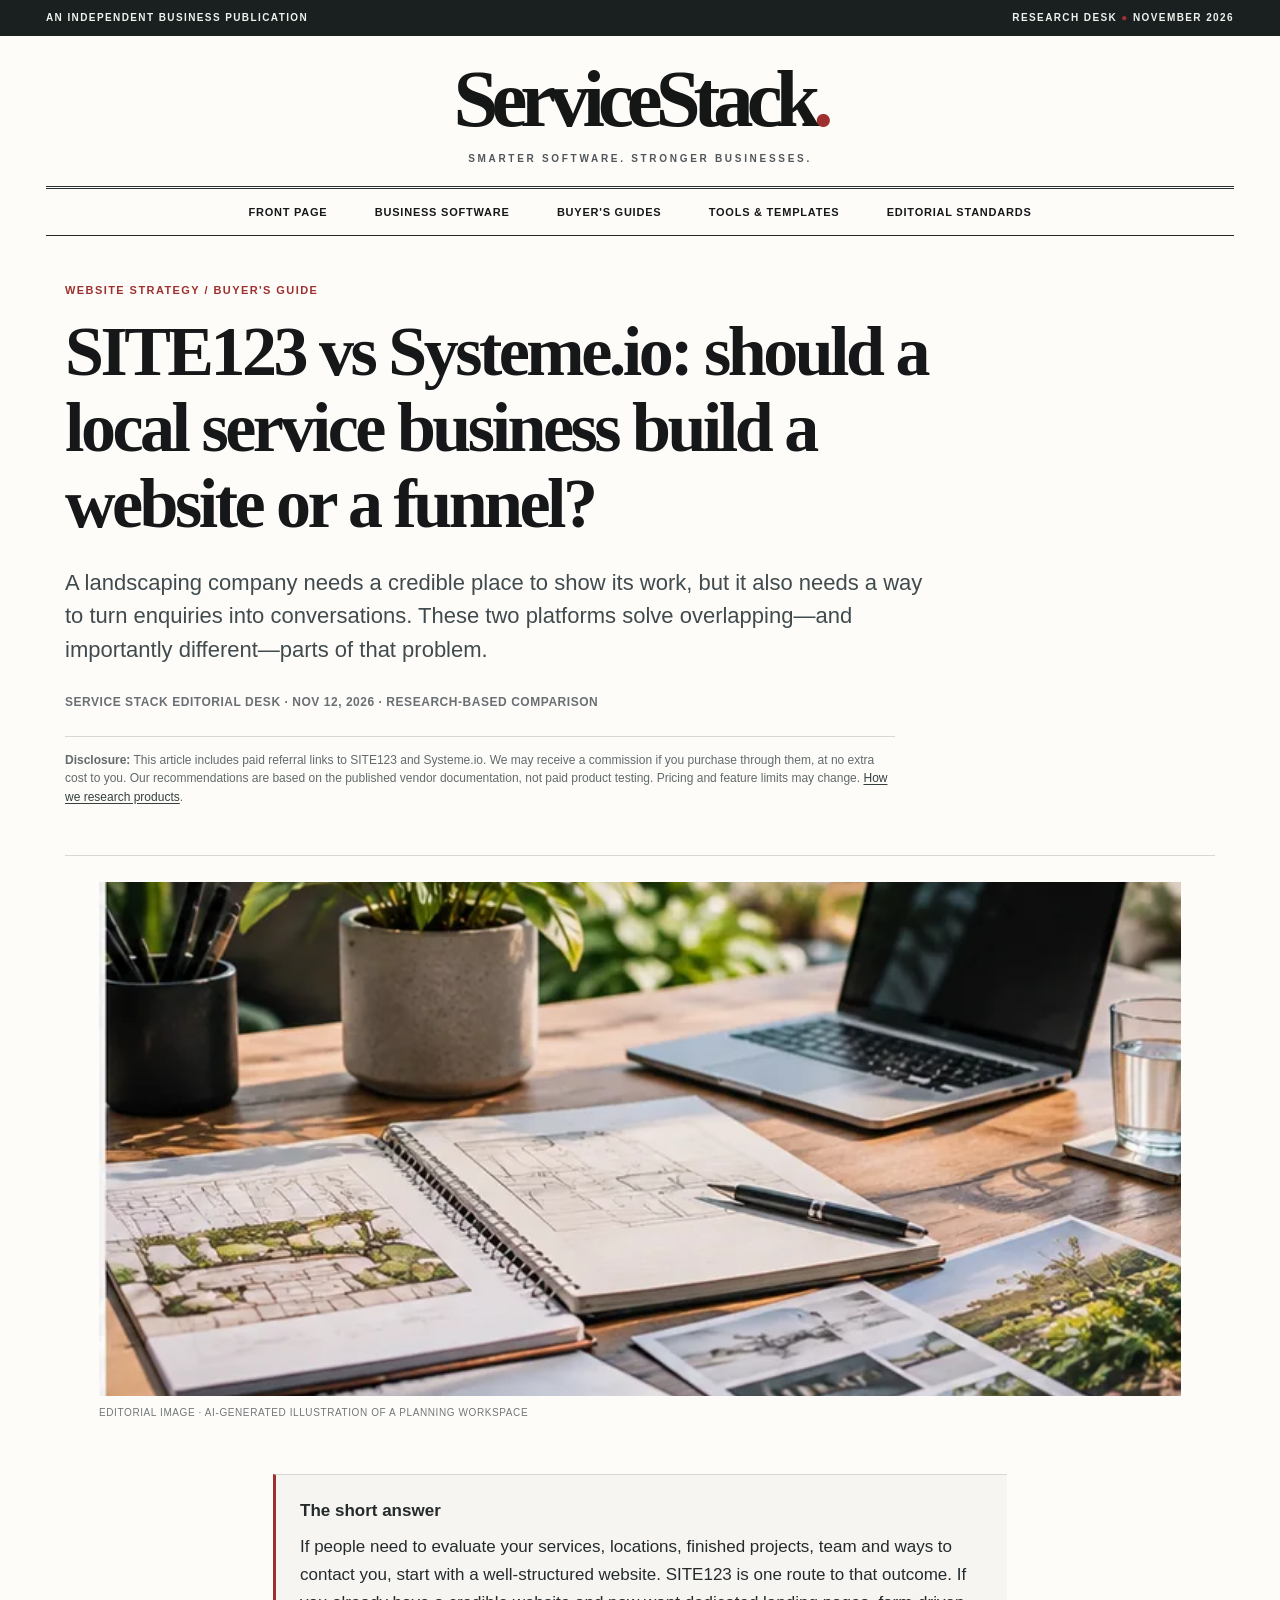
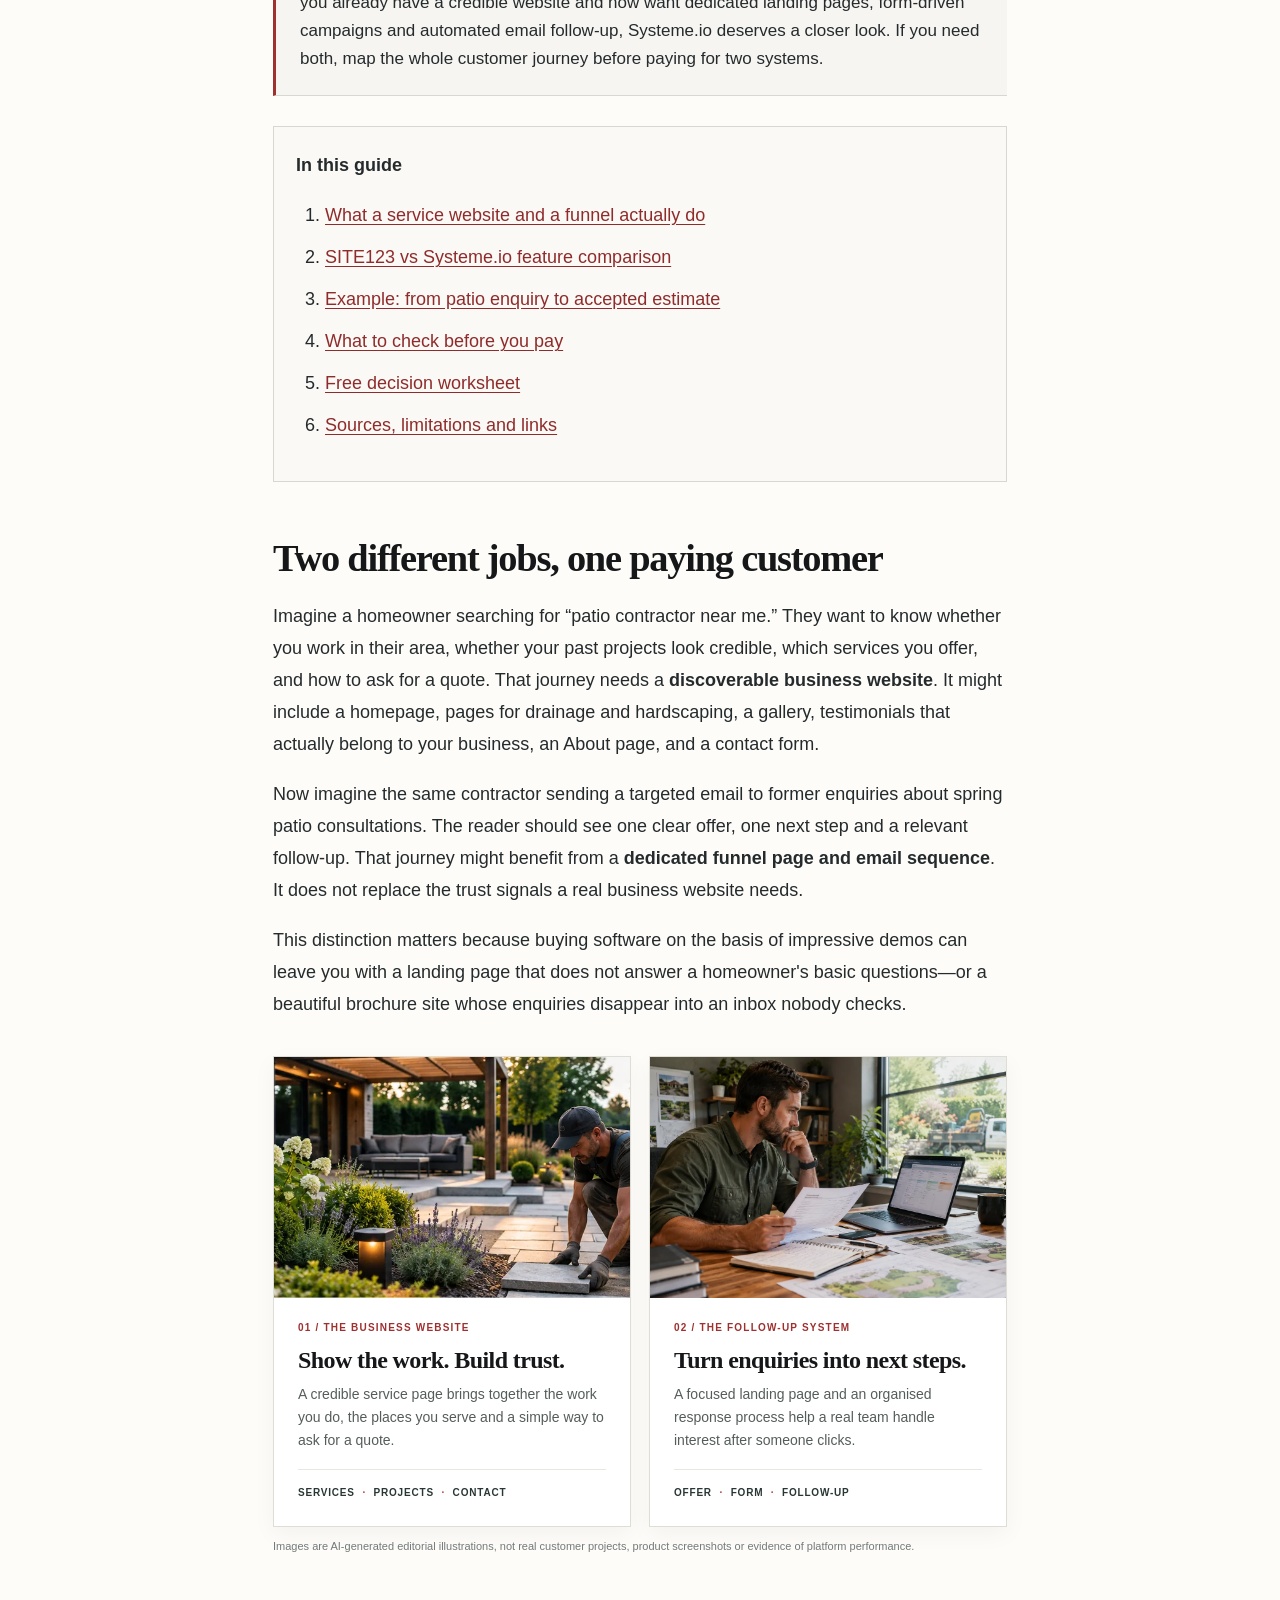
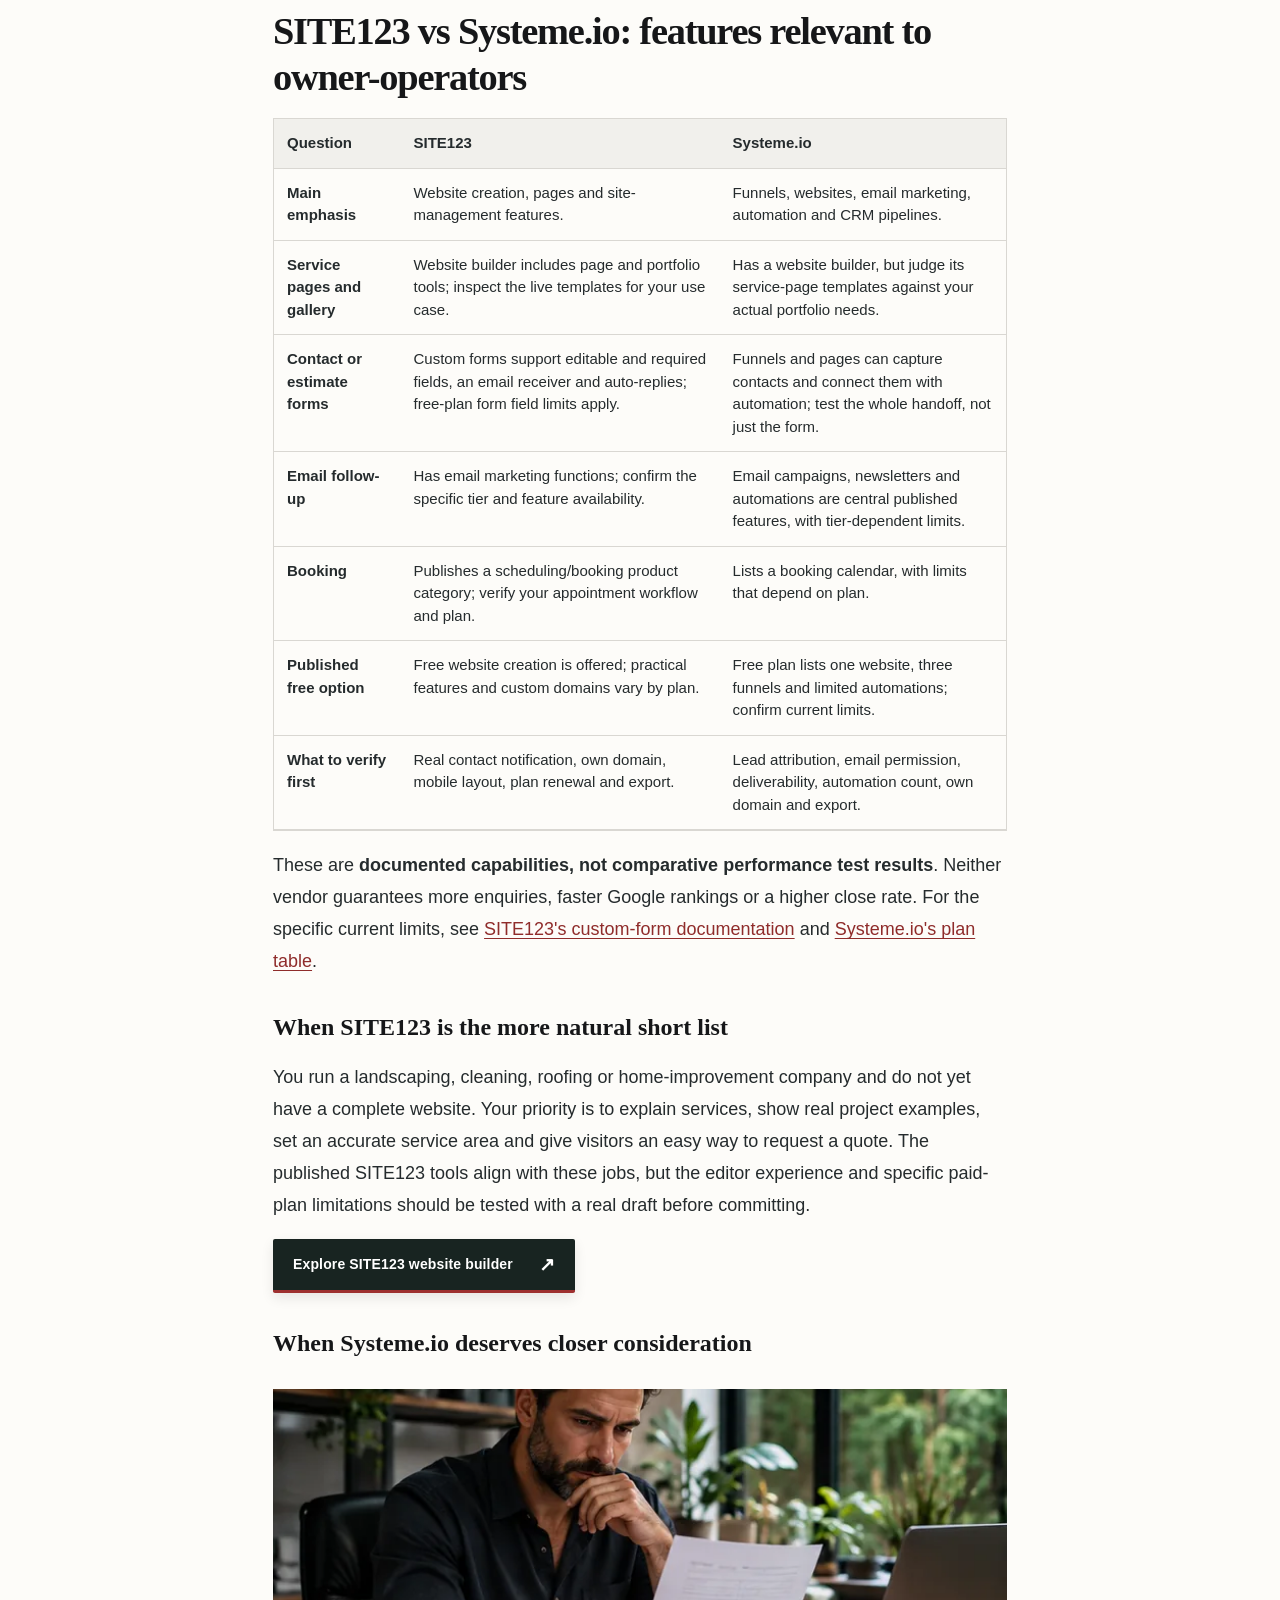
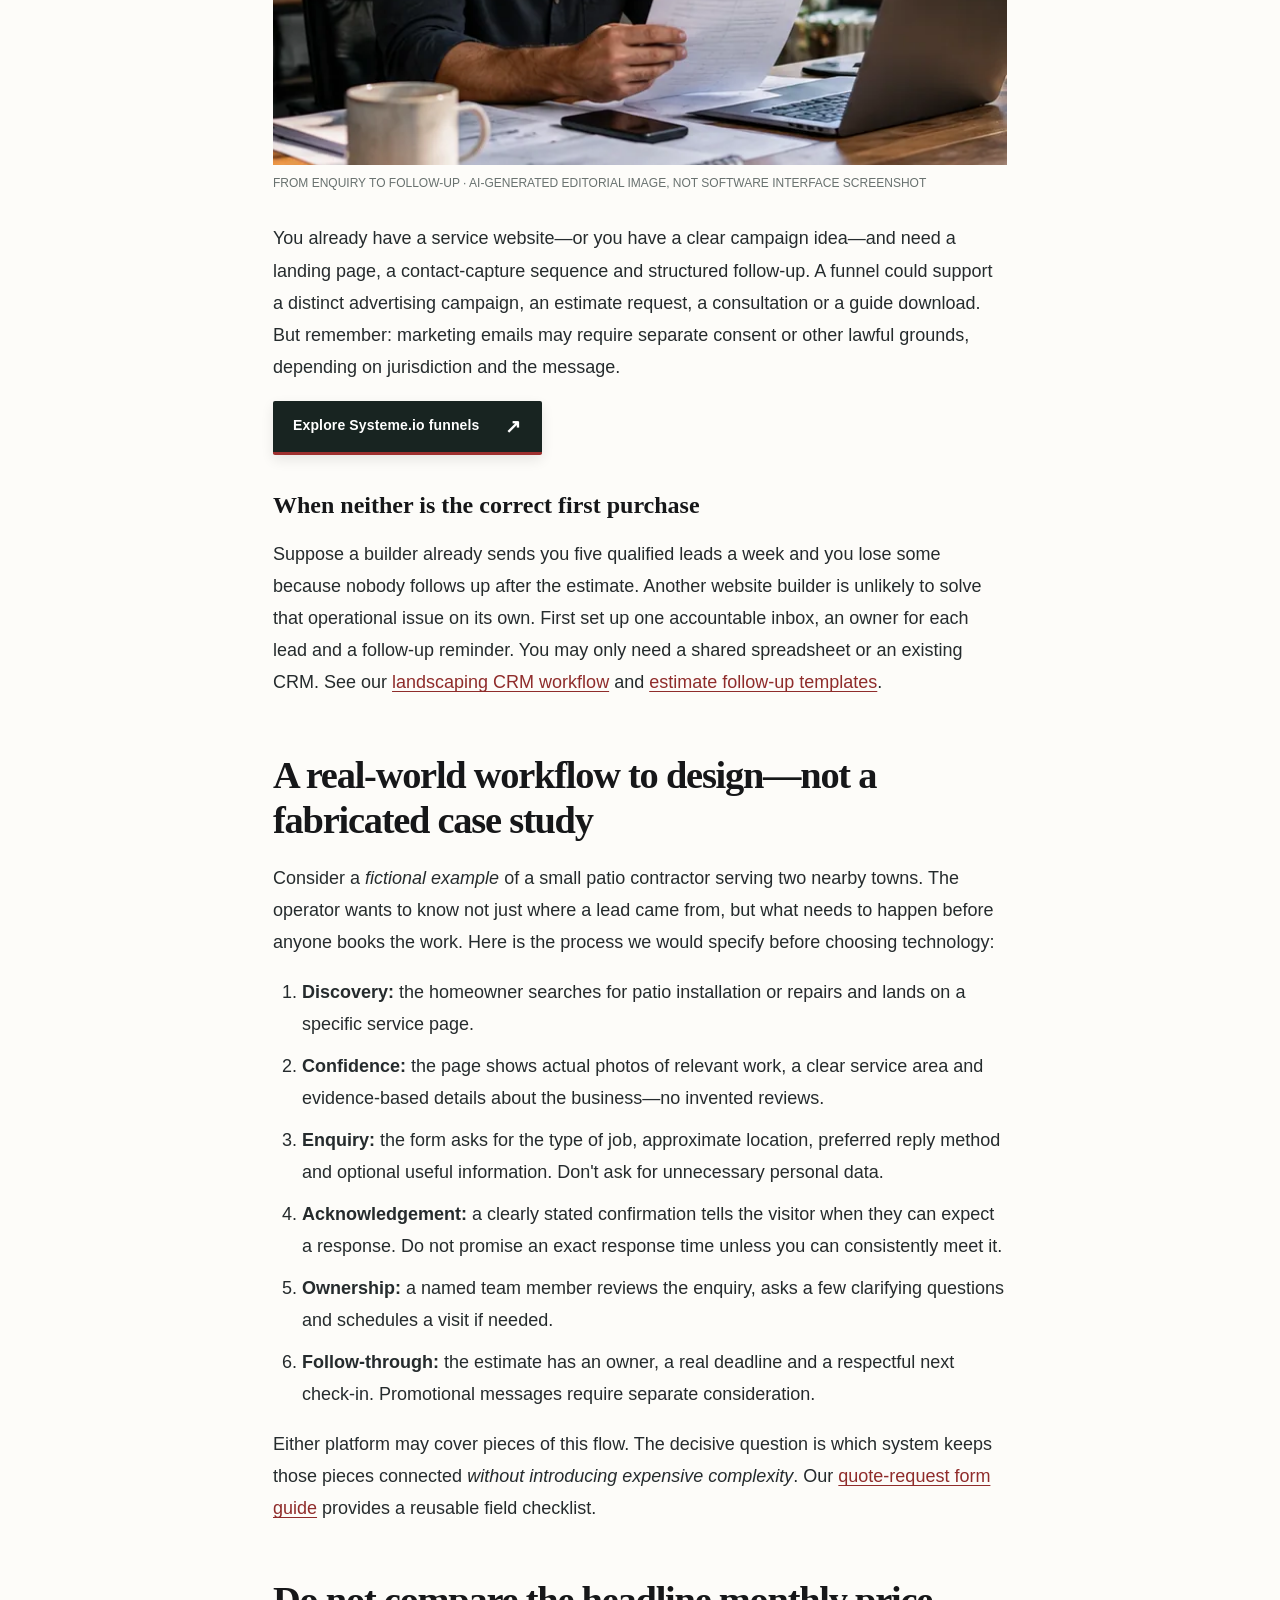
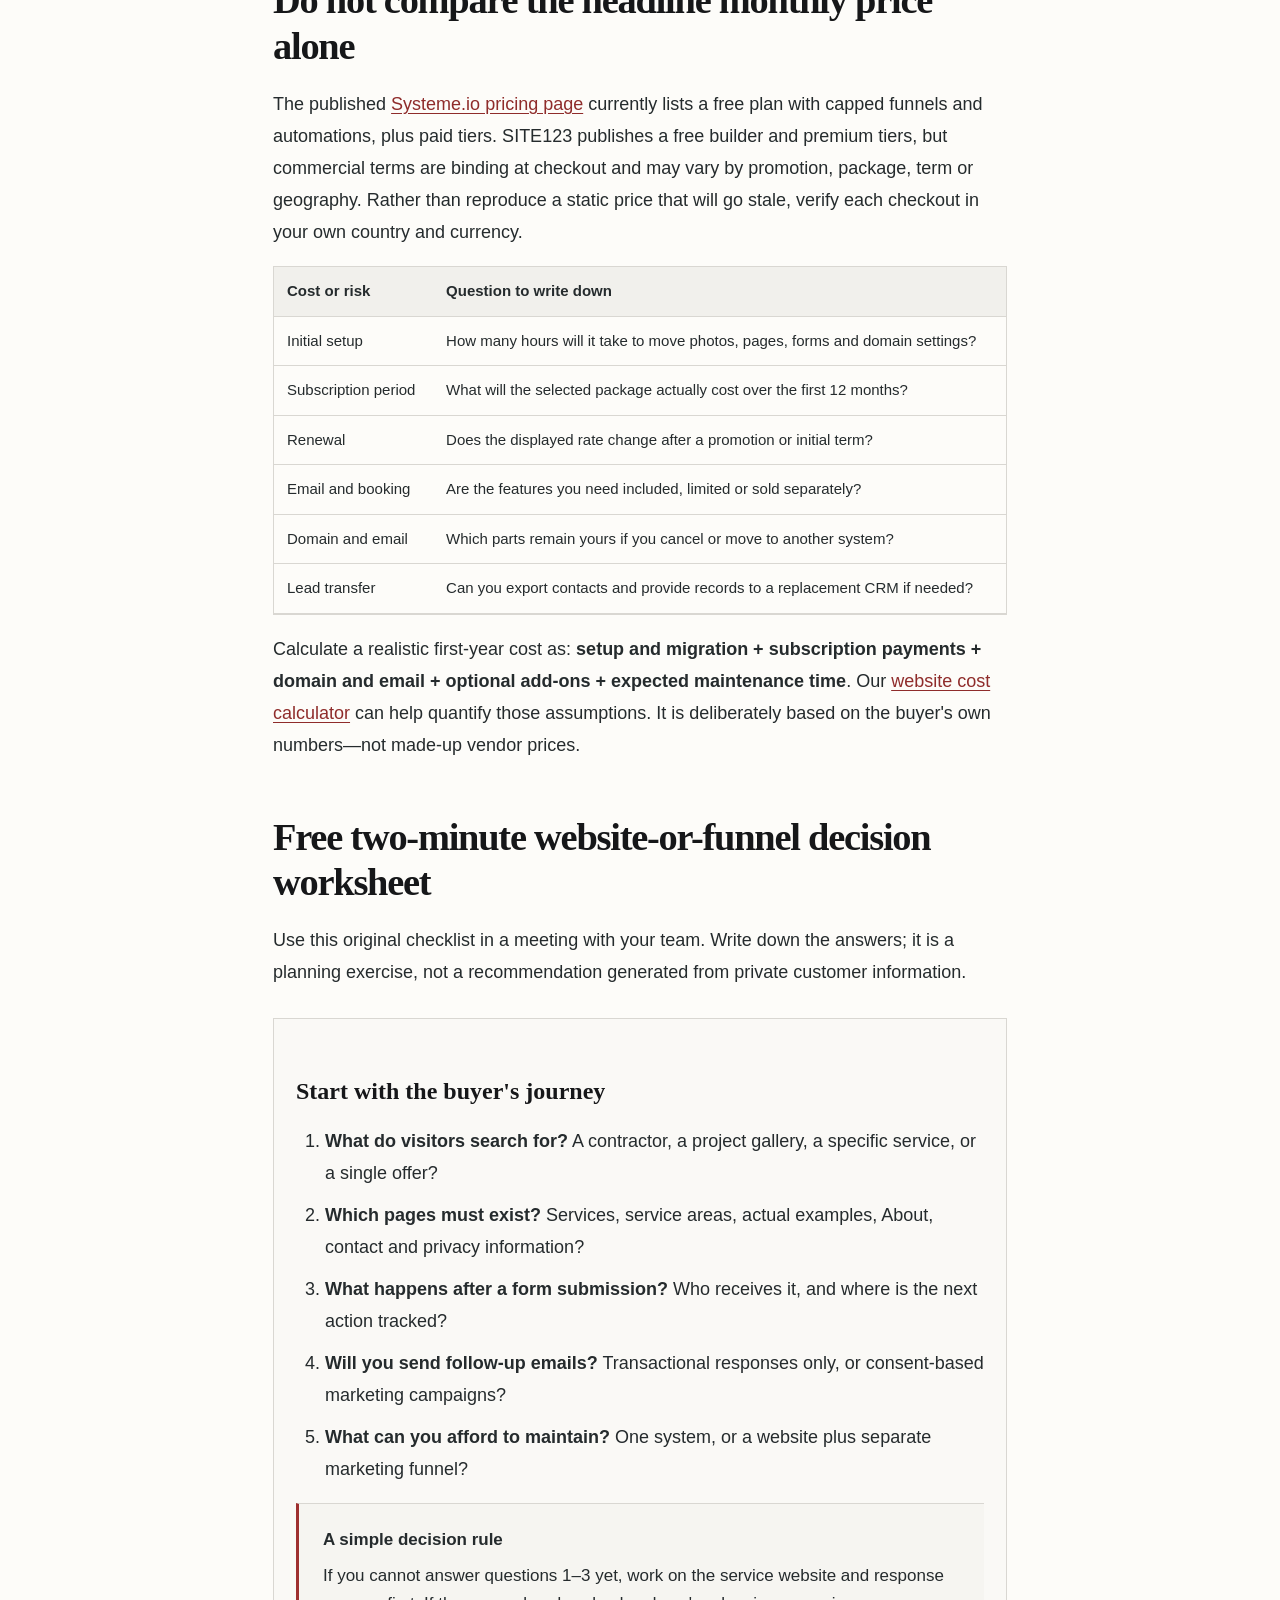
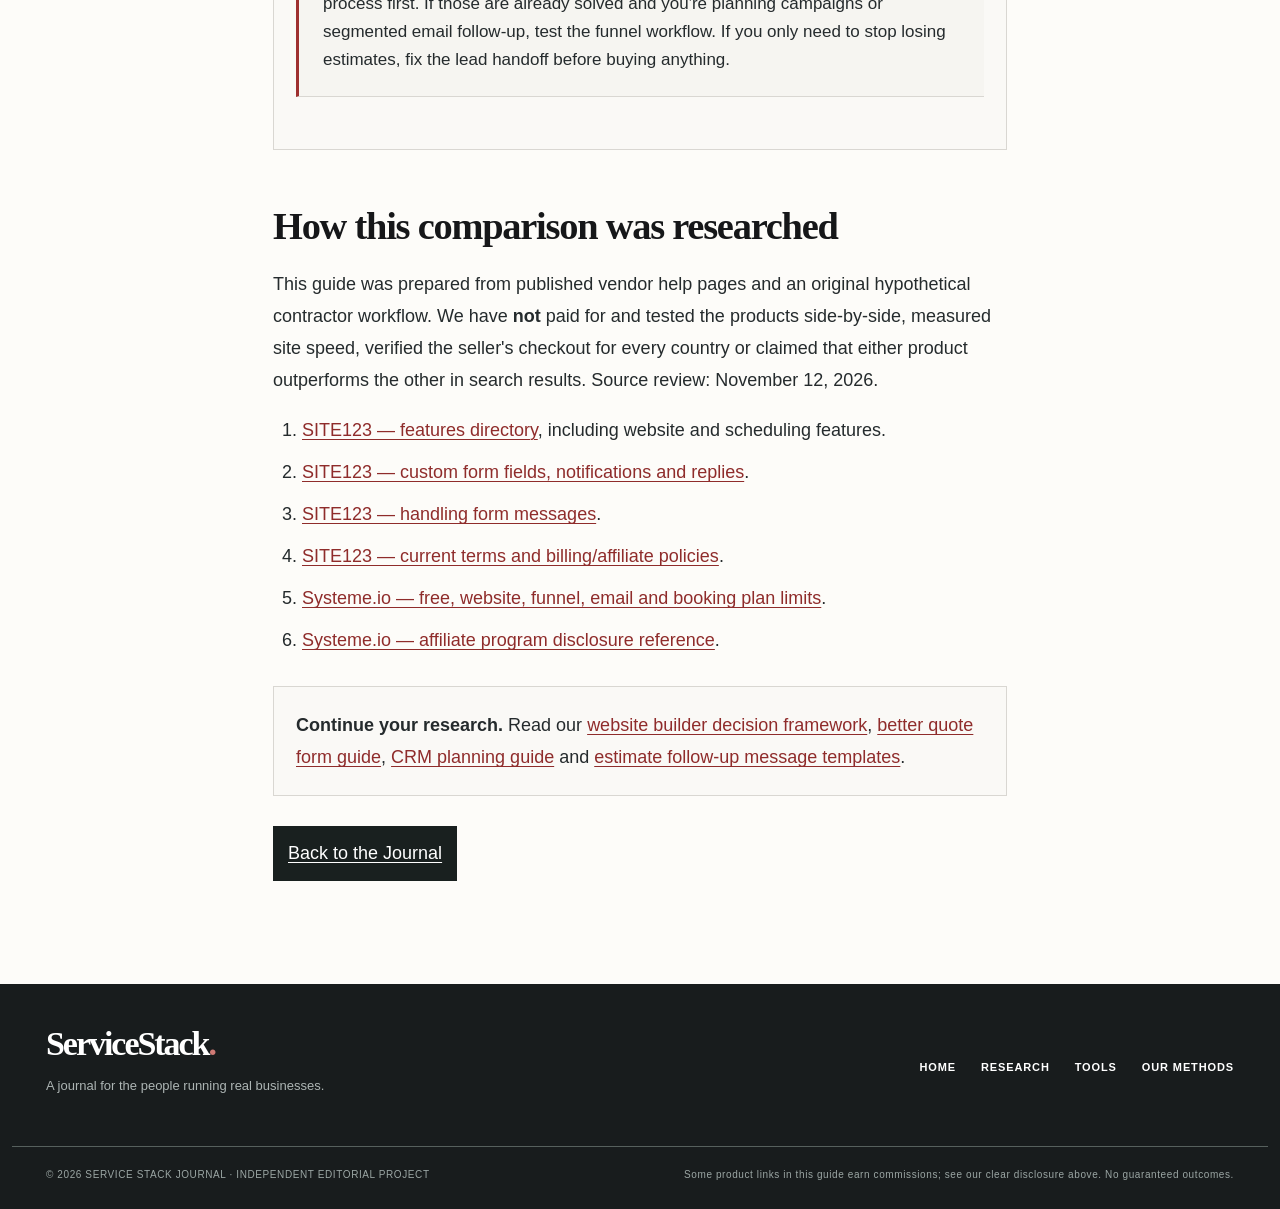
<file: articles/site123-vs-systeme-io-service-business.html>
<!doctype html>
<html lang="en">
<head>
<meta charset="utf-8"><meta name="viewport" content="width=device-width,initial-scale=1">
<title>SITE123 vs Systeme.io for a Local Service Business: Website or Sales Funnel? | ServiceStack Journal</title>
<meta name="description" content="Compare SITE123 and Systeme.io for landscaping and local service businesses. See the real workflow trade-offs, a lead-capture checklist and a practical decision guide.">
<meta name="robots" content="noindex,nofollow">
<meta name="theme-color" content="#141719">
<link rel="canonical" href="https://dmitriydizdar2020-cyber.github.io/servicestack-guide/articles/site123-vs-systeme-io-service-business.html">
<meta property="og:type" content="article">
<meta property="og:title" content="SITE123 vs Systeme.io for a Local Service Business: Website or Sales Funnel?">
<meta property="og:description" content="Compare SITE123 and Systeme.io for landscaping and local service businesses. See the real workflow trade-offs, a lead-capture checklist and a practical decision guide.">
<link rel="stylesheet" href="../assets/editorial.css?v=5">
<script type="application/ld+json">{"@context":"https://schema.org","@type":"Article","headline":"SITE123 vs Systeme.io for a Local Service Business: Website or Sales Funnel?","description":"Compare SITE123 and Systeme.io for landscaping and local service businesses. See the real workflow trade-offs, a lead-capture checklist and a practical decision guide.","datePublished":"2026-11-12","dateModified":"2026-11-12","author":{"@type":"Organization","name":"ServiceStack Journal Editorial Desk"},"publisher":{"@type":"Organization","name":"ServiceStack Journal"},"mainEntityOfPage":"https://dmitriydizdar2020-cyber.github.io/servicestack-guide/articles/site123-vs-systeme-io-service-business.html"}</script>
</head>
<body class="editorial-article">
<a class="skip-link" href="#main">Skip to content</a>
<div class="topline"><div class="container topline-inner"><span>AN INDEPENDENT BUSINESS PUBLICATION</span><span>RESEARCH DESK <span class="ruby">●</span> NOVEMBER 2026</span></div></div>
<header class="site-header"><div class="container">
<div class="brand-block"><a href="../" class="brand" aria-label="ServiceStack Journal home">Service<span>Stack</span><i>.</i></a><div class="brand-subtitle">SMARTER SOFTWARE. STRONGER BUSINESSES.</div></div>
<nav class="site-nav" aria-label="Main navigation"><div class="nav-links"><a href="../">Front Page</a><a href="../#features">Business Software</a><a href="../#guides">Buyer's Guides</a><a href="../#tools">Tools &amp; Templates</a><a href="../about.html">Editorial Standards</a></div><span class="nav-label">THE INDEPENDENT EDITION</span></nav>
</div></header>
<main id="main" tabindex="-1">
<section class="article-container article-header">
<span class="section-label">WEBSITE STRATEGY / BUYER'S GUIDE</span>
<h1>SITE123 vs Systeme.io: should a local service business build a website or a funnel?</h1>
<p class="dek">A landscaping company needs a credible place to show its work, but it also needs a way to turn enquiries into conversations. These two platforms solve overlapping—and importantly different—parts of that problem.</p>
<div class="article-meta">SERVICE STACK EDITORIAL DESK · NOV 12, 2026 · RESEARCH-BASED COMPARISON</div>
<p class="editorial-disclosure"><strong>Disclosure:</strong> This article includes paid referral links to SITE123 and Systeme.io. We may receive a commission if you purchase through them, at no extra cost to you. Our recommendations are based on the published vendor documentation, not paid product testing. Pricing and feature limits may change. <a href="../about.html">How we research products</a>.</p>
</section>
<figure class="editorial-cover comparison-hero"><img src="../assets/business-workspace.webp" width="720" height="514" alt="Illustrative planning workspace with a laptop, notes and sketches for a service business website" loading="eager" fetchpriority="high" decoding="async"><figcaption>EDITORIAL IMAGE · AI-GENERATED ILLUSTRATION OF A PLANNING WORKSPACE</figcaption></figure>
<div class="article-body">
<div class="key"><strong>The short answer</strong>If people need to evaluate your services, locations, finished projects, team and ways to contact you, start with a well-structured website. SITE123 is one route to that outcome. If you already have a credible website and now want dedicated landing pages, form-driven campaigns and automated email follow-up, Systeme.io deserves a closer look. If you need both, map the whole customer journey before paying for two systems.</div>
<nav aria-label="Guide contents" class="see"><strong>In this guide</strong><ol>
<li><a href="#two-jobs">What a service website and a funnel actually do</a></li>
<li><a href="#comparison">SITE123 vs Systeme.io feature comparison</a></li>
<li><a href="#real-example">Example: from patio enquiry to accepted estimate</a></li>
<li><a href="#costs">What to check before you pay</a></li>
<li><a href="#chooser">Free decision worksheet</a></li>
<li><a href="#sources">Sources, limitations and links</a></li>
</ol></nav>
<h2 id="two-jobs">Two different jobs, one paying customer</h2>
<p>Imagine a homeowner searching for “patio contractor near me.” They want to know whether you work in their area, whether your past projects look credible, which services you offer, and how to ask for a quote. That journey needs a <strong>discoverable business website</strong>. It might include a homepage, pages for drainage and hardscaping, a gallery, testimonials that actually belong to your business, an About page, and a contact form.</p>
<p>Now imagine the same contractor sending a targeted email to former enquiries about spring patio consultations. The reader should see one clear offer, one next step and a relevant follow-up. That journey might benefit from a <strong>dedicated funnel page and email sequence</strong>. It does not replace the trust signals a real business website needs.</p>
<p>This distinction matters because buying software on the basis of impressive demos can leave you with a landing page that does not answer a homeowner's basic questions—or a beautiful brochure site whose enquiries disappear into an inbox nobody checks.</p>
<section class="comparison-visual-stories" aria-label="Business website and lead follow-up: two practical goals">
  <article class="comparison-visual-card">
    <figure><img src="../assets/landscape-contractor.webp" width="1300" height="391" alt="Illustrative residential landscaping project with a stone patio and planted garden" loading="lazy" decoding="async"></figure>
    <div class="comparison-visual-copy">
      <span class="comparison-visual-eyebrow">01 / THE BUSINESS WEBSITE</span>
      <h3>Show the work. Build trust.</h3>
      <p>A credible service page brings together the work you do, the places you serve and a simple way to ask for a quote.</p>
      <span class="comparison-visual-key">SERVICES <i>·</i> PROJECTS <i>·</i> CONTACT</span>
    </div>
  </article>
  <article class="comparison-visual-card">
    <figure><img src="../assets/crm-planning-editorial.webp" width="1200" height="750" alt="Illustrative business planning desk with records and laptop representing the process of following up on enquiries" loading="lazy" decoding="async"></figure>
    <div class="comparison-visual-copy">
      <span class="comparison-visual-eyebrow">02 / THE FOLLOW-UP SYSTEM</span>
      <h3>Turn enquiries into next steps.</h3>
      <p>A focused landing page and an organised response process help a real team handle interest after someone clicks.</p>
      <span class="comparison-visual-key">OFFER <i>·</i> FORM <i>·</i> FOLLOW-UP</span>
    </div>
  </article>
</section>
<p class="comparison-visual-note">Images are AI-generated editorial illustrations, not real customer projects, product screenshots or evidence of platform performance.</p>
<h2 id="comparison">SITE123 vs Systeme.io: features relevant to owner-operators</h2>
<div class="tableflow comparison-table-wrap" role="region" aria-label="Feature comparison of SITE123 and Systeme.io" tabindex="0"><table><thead><tr><th>Question</th><th>SITE123</th><th>Systeme.io</th></tr></thead><tbody>
<tr><td data-label="Factor"><strong>Main emphasis</strong></td><td data-label="SITE123">Website creation, pages and site-management features.</td><td data-label="Systeme.io">Funnels, websites, email marketing, automation and CRM pipelines.</td></tr>
<tr><td data-label="Factor"><strong>Service pages and gallery</strong></td><td data-label="SITE123">Website builder includes page and portfolio tools; inspect the live templates for your use case.</td><td data-label="Systeme.io">Has a website builder, but judge its service-page templates against your actual portfolio needs.</td></tr>
<tr><td data-label="Factor"><strong>Contact or estimate forms</strong></td><td data-label="SITE123">Custom forms support editable and required fields, an email receiver and auto-replies; free-plan form field limits apply.</td><td data-label="Systeme.io">Funnels and pages can capture contacts and connect them with automation; test the whole handoff, not just the form.</td></tr>
<tr><td data-label="Factor"><strong>Email follow-up</strong></td><td data-label="SITE123">Has email marketing functions; confirm the specific tier and feature availability.</td><td data-label="Systeme.io">Email campaigns, newsletters and automations are central published features, with tier-dependent limits.</td></tr>
<tr><td data-label="Factor"><strong>Booking</strong></td><td data-label="SITE123">Publishes a scheduling/booking product category; verify your appointment workflow and plan.</td><td data-label="Systeme.io">Lists a booking calendar, with limits that depend on plan.</td></tr>
<tr><td data-label="Factor"><strong>Published free option</strong></td><td data-label="SITE123">Free website creation is offered; practical features and custom domains vary by plan.</td><td data-label="Systeme.io">Free plan lists one website, three funnels and limited automations; confirm current limits.</td></tr>
<tr><td data-label="Factor"><strong>What to verify first</strong></td><td data-label="SITE123">Real contact notification, own domain, mobile layout, plan renewal and export.</td><td data-label="Systeme.io">Lead attribution, email permission, deliverability, automation count, own domain and export.</td></tr>
</tbody></table></div>
<p>These are <strong>documented capabilities, not comparative performance test results</strong>. Neither vendor guarantees more enquiries, faster Google rankings or a higher close rate. For the specific current limits, see <a href="https://www.site123.com/support/6439423-edit-the-custom-form-builder-page" target="_blank" rel="noopener noreferrer">SITE123's custom-form documentation</a> and <a href="https://systeme.io/pricing" target="_blank" rel="noopener noreferrer">Systeme.io's plan table</a>.</p>
<h3>When SITE123 is the more natural short list</h3>

<p>You run a landscaping, cleaning, roofing or home-improvement company and do not yet have a complete website. Your priority is to explain services, show real project examples, set an accurate service area and give visitors an easy way to request a quote. The published SITE123 tools align with these jobs, but the editor experience and specific paid-plan limitations should be tested with a real draft before committing.</p>
<p class="comparison-action"><a class="comparison-cta" href="https://www.site123.com/?aff=25428177" target="_blank" rel="sponsored nofollow noopener noreferrer">Explore SITE123 website builder <span aria-hidden="true">↗</span></a></p>
<h3>When Systeme.io deserves closer consideration</h3>
<figure class="comparison-figure comparison-figure--workspace"><img src="../assets/landscape-planning.webp" width="1200" height="750" alt="Illustrative view of a landscaping work planning process, representing the follow-up steps after a lead form" loading="lazy" decoding="async"><figcaption>FROM ENQUIRY TO FOLLOW-UP · AI-GENERATED EDITORIAL IMAGE, NOT SOFTWARE INTERFACE SCREENSHOT</figcaption></figure>
<p>You already have a service website—or you have a clear campaign idea—and need a landing page, a contact-capture sequence and structured follow-up. A funnel could support a distinct advertising campaign, an estimate request, a consultation or a guide download. But remember: marketing emails may require separate consent or other lawful grounds, depending on jurisdiction and the message.</p>
<p class="comparison-action"><a class="comparison-cta" href="https://systeme.io/?sa=sa028614783073126a80df75eda11a3e02ecb4c6fa" target="_blank" rel="sponsored nofollow noopener noreferrer">Explore Systeme.io funnels <span aria-hidden="true">↗</span></a></p>
<h3>When neither is the correct first purchase</h3>
<p>Suppose a builder already sends you five qualified leads a week and you lose some because nobody follows up after the estimate. Another website builder is unlikely to solve that operational issue on its own. First set up one accountable inbox, an owner for each lead and a follow-up reminder. You may only need a shared spreadsheet or an existing CRM. See our <a href="landscaping-crm-guide.html">landscaping CRM workflow</a> and <a href="landscaping-estimate-follow-up-templates.html">estimate follow-up templates</a>.</p>
<h2 id="real-example">A real-world workflow to design—not a fabricated case study</h2>
<p>Consider a <em>fictional example</em> of a small patio contractor serving two nearby towns. The operator wants to know not just where a lead came from, but what needs to happen before anyone books the work. Here is the process we would specify before choosing technology:</p>
<ol>
<li><strong>Discovery:</strong> the homeowner searches for patio installation or repairs and lands on a specific service page.</li>
<li><strong>Confidence:</strong> the page shows actual photos of relevant work, a clear service area and evidence-based details about the business—no invented reviews.</li>
<li><strong>Enquiry:</strong> the form asks for the type of job, approximate location, preferred reply method and optional useful information. Don't ask for unnecessary personal data.</li>
<li><strong>Acknowledgement:</strong> a clearly stated confirmation tells the visitor when they can expect a response. Do not promise an exact response time unless you can consistently meet it.</li>
<li><strong>Ownership:</strong> a named team member reviews the enquiry, asks a few clarifying questions and schedules a visit if needed.</li>
<li><strong>Follow-through:</strong> the estimate has an owner, a real deadline and a respectful next check-in. Promotional messages require separate consideration.</li>
</ol>
<p>Either platform may cover pieces of this flow. The decisive question is which system keeps those pieces connected <em>without introducing expensive complexity</em>. Our <a href="landscaping-quote-request-form.html">quote-request form guide</a> provides a reusable field checklist.</p>
<h2 id="costs">Do not compare the headline monthly price alone</h2>
<p>The published <a href="https://systeme.io/pricing" target="_blank" rel="noopener noreferrer">Systeme.io pricing page</a> currently lists a free plan with capped funnels and automations, plus paid tiers. SITE123 publishes a free builder and premium tiers, but commercial terms are binding at checkout and may vary by promotion, package, term or geography. Rather than reproduce a static price that will go stale, verify each checkout in your own country and currency.</p>
<div class="tableflow" role="region" aria-label="Questions to compare before paying" tabindex="0"><table><thead><tr><th>Cost or risk</th><th>Question to write down</th></tr></thead><tbody>
<tr><td>Initial setup</td><td>How many hours will it take to move photos, pages, forms and domain settings?</td></tr>
<tr><td>Subscription period</td><td>What will the selected package actually cost over the first 12 months?</td></tr>
<tr><td>Renewal</td><td>Does the displayed rate change after a promotion or initial term?</td></tr>
<tr><td>Email and booking</td><td>Are the features you need included, limited or sold separately?</td></tr>
<tr><td>Domain and email</td><td>Which parts remain yours if you cancel or move to another system?</td></tr>
<tr><td>Lead transfer</td><td>Can you export contacts and provide records to a replacement CRM if needed?</td></tr>
</tbody></table></div>
<p>Calculate a realistic first-year cost as: <strong>setup and migration + subscription payments + domain and email + optional add-ons + expected maintenance time</strong>. Our <a href="website-builder-landscaping-business.html#calculator">website cost calculator</a> can help quantify those assumptions. It is deliberately based on the buyer's own numbers—not made-up vendor prices.</p>
<h2 id="chooser">Free two-minute website-or-funnel decision worksheet</h2>
<p>Use this original checklist in a meeting with your team. Write down the answers; it is a planning exercise, not a recommendation generated from private customer information.</p>
<div class="tool" id="decision-worksheet">
<h3>Start with the buyer's journey</h3>
<ol>
<li><strong>What do visitors search for?</strong> A contractor, a project gallery, a specific service, or a single offer?</li>
<li><strong>Which pages must exist?</strong> Services, service areas, actual examples, About, contact and privacy information?</li>
<li><strong>What happens after a form submission?</strong> Who receives it, and where is the next action tracked?</li>
<li><strong>Will you send follow-up emails?</strong> Transactional responses only, or consent-based marketing campaigns?</li>
<li><strong>What can you afford to maintain?</strong> One system, or a website plus separate marketing funnel?</li>
</ol>
<div class="key"><strong>A simple decision rule</strong>If you cannot answer questions 1–3 yet, work on the service website and response process first. If those are already solved and you're planning campaigns or segmented email follow-up, test the funnel workflow. If you only need to stop losing estimates, fix the lead handoff before buying anything.</div>
</div>
<h2 id="sources">How this comparison was researched</h2>
<p>This guide was prepared from published vendor help pages and an original hypothetical contractor workflow. We have <strong>not</strong> paid for and tested the products side-by-side, measured site speed, verified the seller's checkout for every country or claimed that either product outperforms the other in search results. Source review: November 12, 2026.</p>
<ol>
<li><a href="https://www.site123.com/features" target="_blank" rel="noopener noreferrer">SITE123 — features directory</a>, including website and scheduling features.</li>
<li><a href="https://www.site123.com/support/6439423-edit-the-custom-form-builder-page" target="_blank" rel="noopener noreferrer">SITE123 — custom form fields, notifications and replies</a>.</li>
<li><a href="https://www.site123.com/support/5611783-check-your-form-messages" target="_blank" rel="noopener noreferrer">SITE123 — handling form messages</a>.</li>
<li><a href="https://www.site123.com/terms" target="_blank" rel="noopener noreferrer">SITE123 — current terms and billing/affiliate policies</a>.</li>
<li><a href="https://systeme.io/pricing" target="_blank" rel="noopener noreferrer">Systeme.io — free, website, funnel, email and booking plan limits</a>.</li>
<li><a href="https://help.systeme.io/article/162-how-the-systeme-io-affiliate-program-works" target="_blank" rel="noopener noreferrer">Systeme.io — affiliate program disclosure reference</a>.</li>
</ol>
<div class="see"><strong>Continue your research.</strong> Read our <a href="website-builder-landscaping-business.html">website builder decision framework</a>, <a href="landscaping-quote-request-form.html">better quote form guide</a>, <a href="landscaping-crm-guide.html">CRM planning guide</a> and <a href="landscaping-estimate-follow-up-templates.html">estimate follow-up message templates</a>.</div>
<p><a class="btn" href="../">Back to the Journal</a></p>
</div></main>
<footer class="site-footer"><div class="container footer-top"><div><a href="../" class="footer-brand">ServiceStack<span>.</span></a><p>A journal for the people running real businesses.</p></div><div class="footer-menu"><a href="../">Home</a><a href="../#features">Research</a><a href="../#tools">Tools</a><a href="../about.html">Our Methods</a></div></div><div class="container footer-bottom"><span>© 2026 SERVICE STACK JOURNAL · INDEPENDENT EDITORIAL PROJECT</span><span>Some product links in this guide earn commissions; see our clear disclosure above. No guaranteed outcomes.</span></div></footer>
</body></html>
</file>
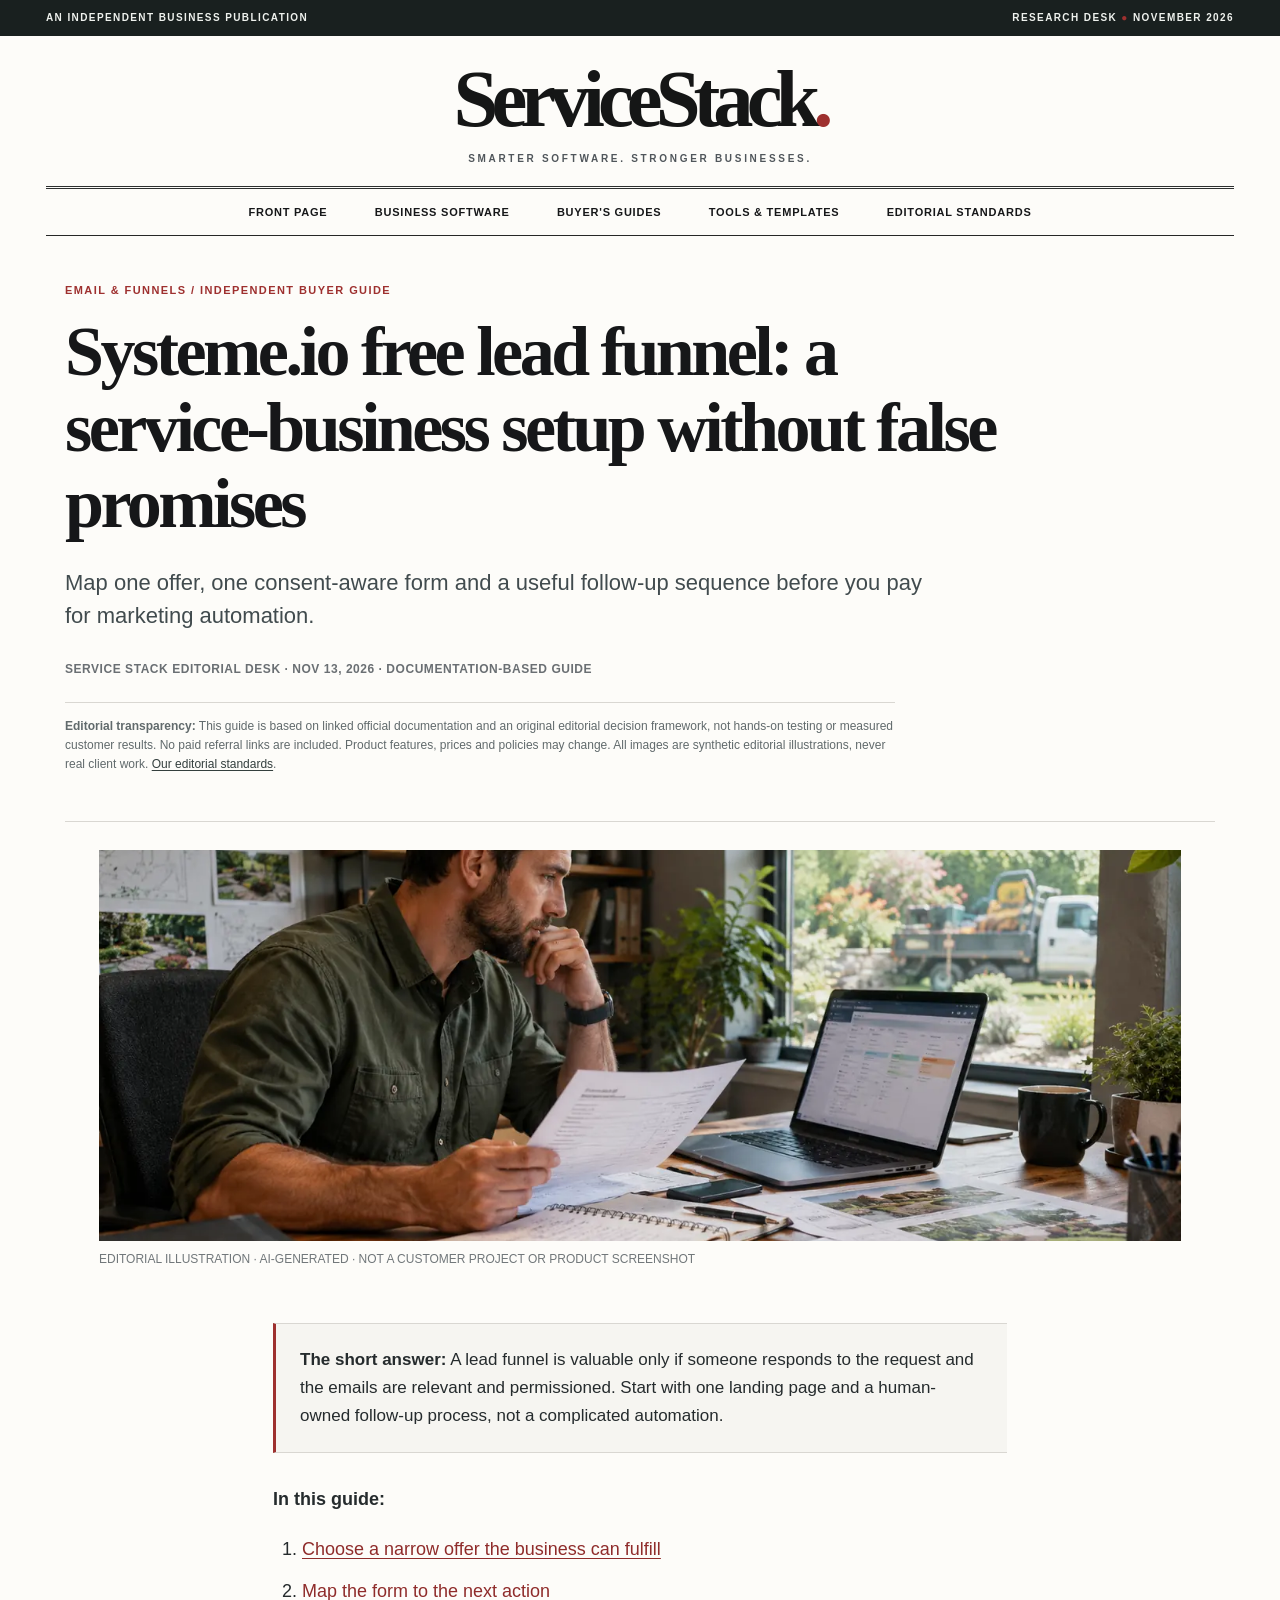
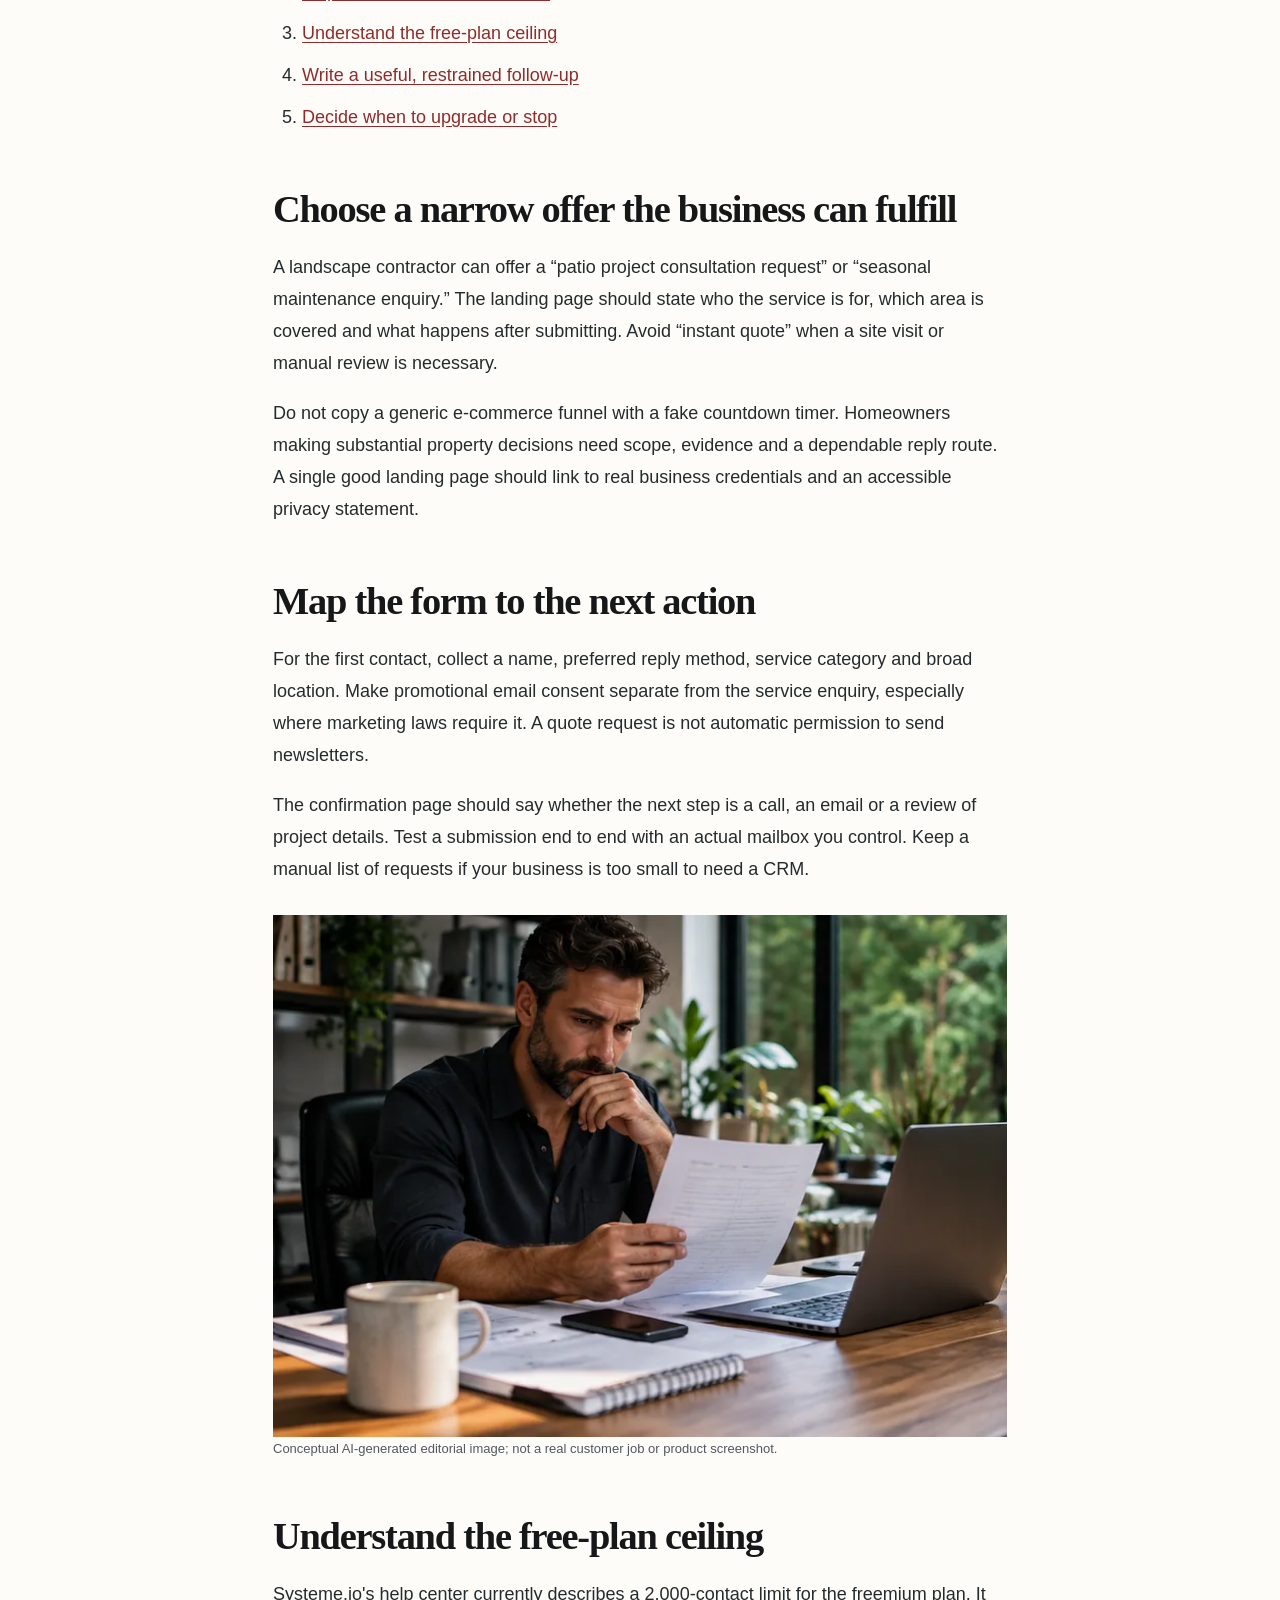
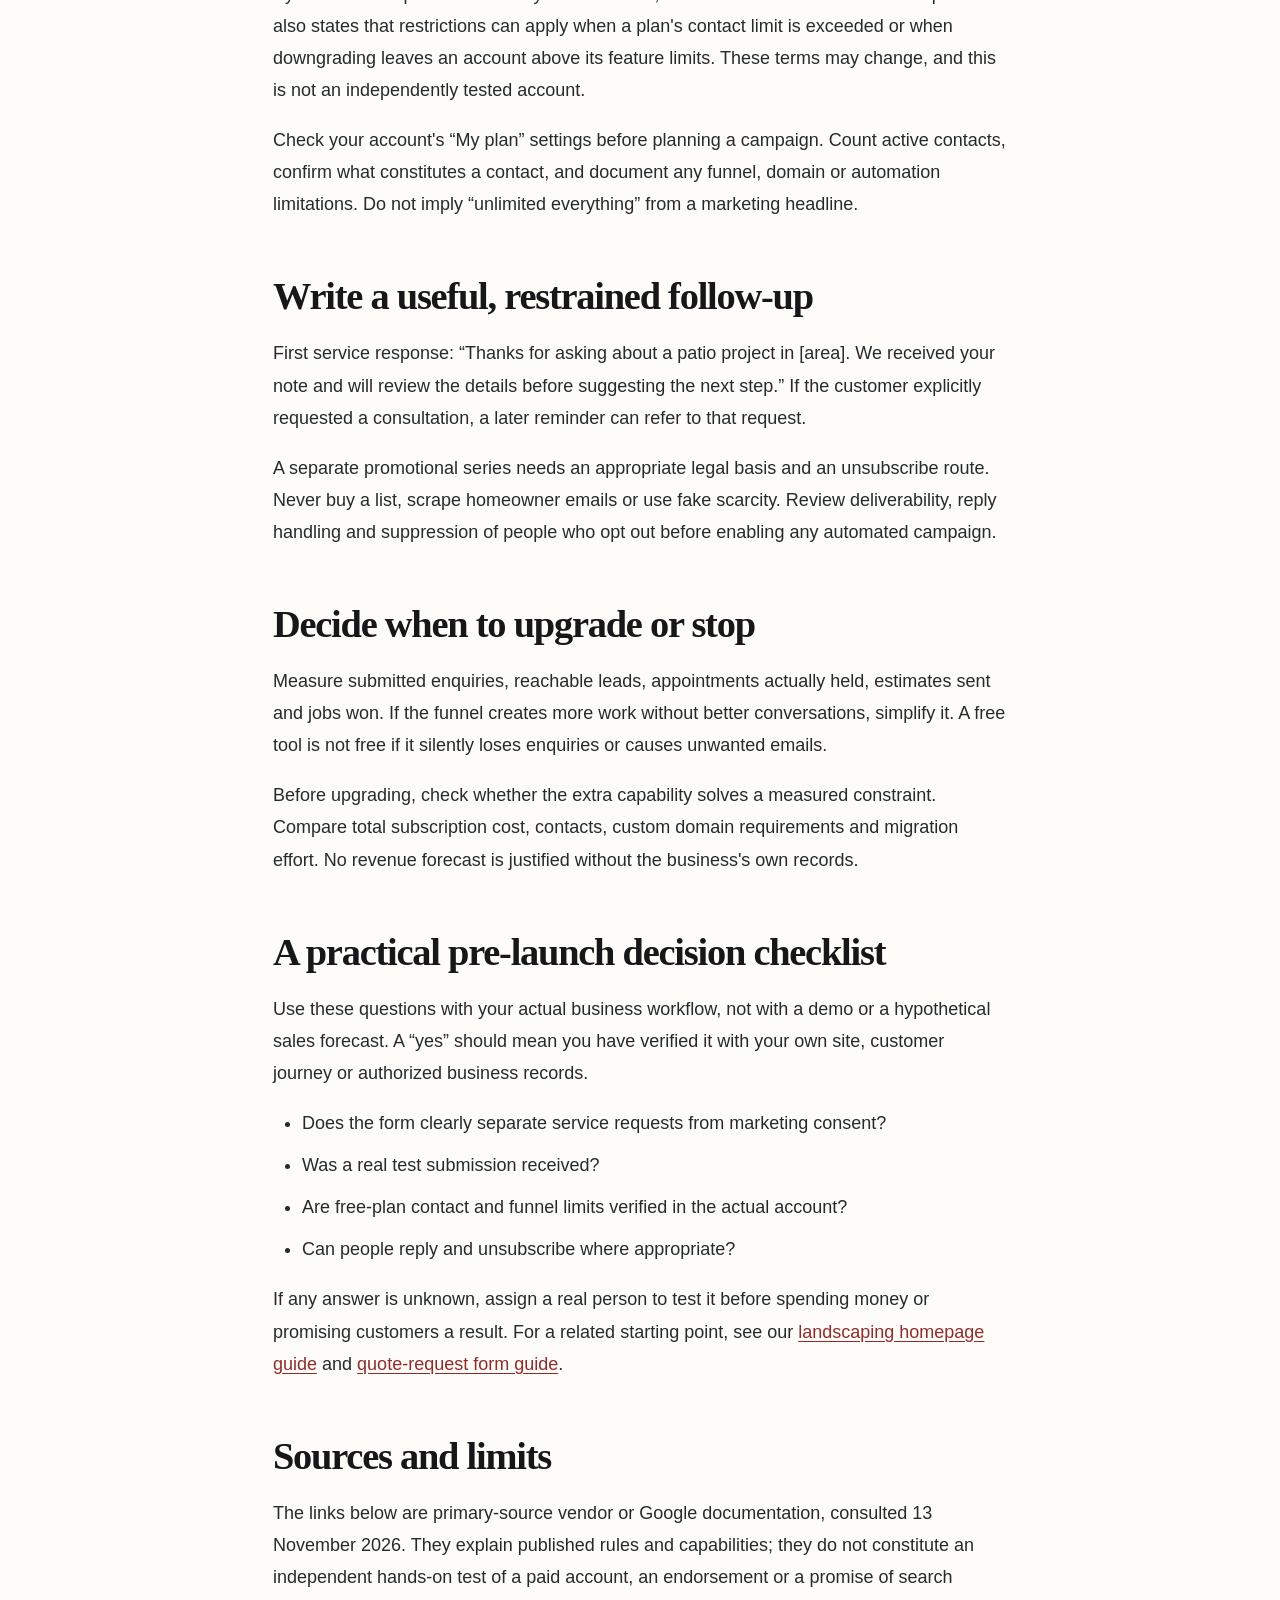
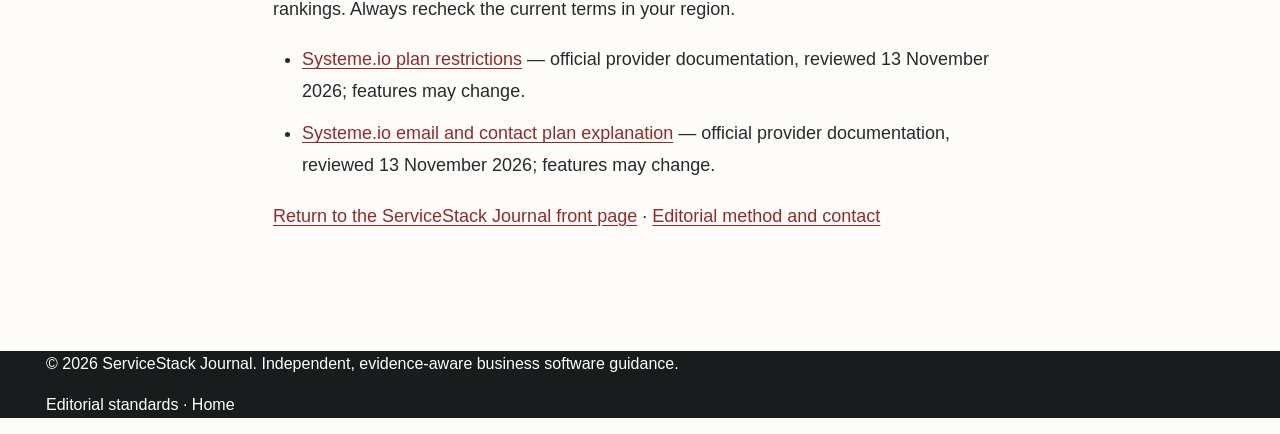
<file: articles/systeme-io-free-lead-funnel-guide.html>
<!doctype html>
<html lang="en"><head><meta charset="utf-8"><meta name="viewport" content="width=device-width,initial-scale=1">
<title>Systeme.io free lead funnel: a service-business setup without false promises | ServiceStack Journal</title>
<meta name="description" content="Map one offer, one consent-aware form and a useful follow-up sequence before you pay for marketing automation."><meta name="robots" content="noindex,nofollow"><meta name="theme-color" content="#141719">
<meta property="og:type" content="article"><meta property="og:title" content="Systeme.io free lead funnel: a service-business setup without false promises"><meta property="og:description" content="Map one offer, one consent-aware form and a useful follow-up sequence before you pay for marketing automation.">
<link rel="canonical" href="https://dmitriydizdar2020-cyber.github.io/servicestack-guide/articles/systeme-io-free-lead-funnel-guide.html"><link rel="stylesheet" href="../assets/editorial.css?v=5">
<script type="application/ld+json">{"@context":"https://schema.org","@type":"Article","headline":"Systeme.io free lead funnel: a service-business setup without false promises","description":"Map one offer, one consent-aware form and a useful follow-up sequence before you pay for marketing automation.","datePublished":"2026-11-13","author":{"@type":"Organization","name":"ServiceStack Journal Editorial Desk"},"publisher":{"@type":"Organization","name":"ServiceStack Journal"},"mainEntityOfPage":"https://dmitriydizdar2020-cyber.github.io/servicestack-guide/articles/systeme-io-free-lead-funnel-guide.html"}</script></head>
<body class="editorial-article"><a class="skip-link" href="#main">Skip to content</a>
<div class="topline"><div class="container topline-inner"><span>AN INDEPENDENT BUSINESS PUBLICATION</span><span>RESEARCH DESK <span class="ruby">●</span> NOVEMBER 2026</span></div></div>
<header class="site-header"><div class="container"><div class="brand-block"><a href="../" class="brand" aria-label="ServiceStack Journal home">Service<span>Stack</span><i>.</i></a><div class="brand-subtitle">SMARTER SOFTWARE. STRONGER BUSINESSES.</div></div><nav class="site-nav" aria-label="Main navigation"><div class="nav-links"><a href="../">Front Page</a><a href="../#features">Business Software</a><a href="../#guides">Buyer's Guides</a><a href="../#tools">Tools &amp; Templates</a><a href="../about.html">Editorial Standards</a></div></nav></div></header>
<main id="main" tabindex="-1"><section class="article-container article-header"><span class="section-label">EMAIL &amp; FUNNELS / INDEPENDENT BUYER GUIDE</span>
<h1>Systeme.io free lead funnel: a service-business setup without false promises</h1><p class="dek">Map one offer, one consent-aware form and a useful follow-up sequence before you pay for marketing automation.</p><div class="article-meta">SERVICE STACK EDITORIAL DESK · NOV 13, 2026 · DOCUMENTATION-BASED GUIDE</div>
<p class="editorial-disclosure"><strong>Editorial transparency:</strong> This guide is based on linked official documentation and an original editorial decision framework, not hands-on testing or measured customer results. No paid referral links are included. Product features, prices and policies may change. All images are synthetic editorial illustrations, never real client work. <a href="../about.html">Our editorial standards</a>.</p></section>
<figure class="editorial-cover"><img src="../assets/crm-planning-editorial.webp" width="1300" height="391" loading="eager" alt="AI-generated editorial business desk representing customer follow-up planning"><figcaption>EDITORIAL ILLUSTRATION · AI-GENERATED · NOT A CUSTOMER PROJECT OR PRODUCT SCREENSHOT</figcaption></figure>
<div class="article-body"><div class="takeaway"><strong>The short answer:</strong> A lead funnel is valuable only if someone responds to the request and the emails are relevant and permissioned. Start with one landing page and a human-owned follow-up process, not a complicated automation.</div>
<nav aria-label="Guide contents"><p><strong>In this guide:</strong></p><ol><li><a href="#section-1">Choose a narrow offer the business can fulfill</a></li><li><a href="#section-2">Map the form to the next action</a></li><li><a href="#section-3">Understand the free-plan ceiling</a></li><li><a href="#section-4">Write a useful, restrained follow-up</a></li><li><a href="#section-5">Decide when to upgrade or stop</a></li></ol></nav>
<section><h2 id="section-1">Choose a narrow offer the business can fulfill</h2><p>A landscape contractor can offer a “patio project consultation request” or “seasonal maintenance enquiry.” The landing page should state who the service is for, which area is covered and what happens after submitting. Avoid “instant quote” when a site visit or manual review is necessary.</p><p>Do not copy a generic e-commerce funnel with a fake countdown timer. Homeowners making substantial property decisions need scope, evidence and a dependable reply route. A single good landing page should link to real business credentials and an accessible privacy statement.</p></section>
<section><h2 id="section-2">Map the form to the next action</h2><p>For the first contact, collect a name, preferred reply method, service category and broad location. Make promotional email consent separate from the service enquiry, especially where marketing laws require it. A quote request is not automatic permission to send newsletters.</p><p>The confirmation page should say whether the next step is a call, an email or a review of project details. Test a submission end to end with an actual mailbox you control. Keep a manual list of requests if your business is too small to need a CRM.</p><figure><img class="main-image" src="../assets/landscape-planning.webp" loading="lazy" width="1300" height="391" alt="AI-generated conceptual editorial image about local service planning"><figcaption class="caption">Conceptual AI-generated editorial image; not a real customer job or product screenshot.</figcaption></figure></section>
<section><h2 id="section-3">Understand the free-plan ceiling</h2><p>Systeme.io's help center currently describes a 2,000-contact limit for the freemium plan. It also states that restrictions can apply when a plan's contact limit is exceeded or when downgrading leaves an account above its feature limits. These terms may change, and this is not an independently tested account.</p><p>Check your account's “My plan” settings before planning a campaign. Count active contacts, confirm what constitutes a contact, and document any funnel, domain or automation limitations. Do not imply “unlimited everything” from a marketing headline.</p></section>
<section><h2 id="section-4">Write a useful, restrained follow-up</h2><p>First service response: “Thanks for asking about a patio project in [area]. We received your note and will review the details before suggesting the next step.” If the customer explicitly requested a consultation, a later reminder can refer to that request.</p><p>A separate promotional series needs an appropriate legal basis and an unsubscribe route. Never buy a list, scrape homeowner emails or use fake scarcity. Review deliverability, reply handling and suppression of people who opt out before enabling any automated campaign.</p></section>
<section><h2 id="section-5">Decide when to upgrade or stop</h2><p>Measure submitted enquiries, reachable leads, appointments actually held, estimates sent and jobs won. If the funnel creates more work without better conversations, simplify it. A free tool is not free if it silently loses enquiries or causes unwanted emails.</p><p>Before upgrading, check whether the extra capability solves a measured constraint. Compare total subscription cost, contacts, custom domain requirements and migration effort. No revenue forecast is justified without the business's own records.</p></section>
<section><h2 id="checklist">A practical pre-launch decision checklist</h2><p>Use these questions with your actual business workflow, not with a demo or a hypothetical sales forecast. A “yes” should mean you have verified it with your own site, customer journey or authorized business records.</p><ul><li>Does the form clearly separate service requests from marketing consent?</li><li>Was a real test submission received?</li><li>Are free-plan contact and funnel limits verified in the actual account?</li><li>Can people reply and unsubscribe where appropriate?</li></ul><p>If any answer is unknown, assign a real person to test it before spending money or promising customers a result. For a related starting point, see our <a href="landscaping-homepage-guide.html">landscaping homepage guide</a> and <a href="landscaping-quote-request-form.html">quote-request form guide</a>.</p></section>
<section><h2 id="sources">Sources and limits</h2><p>The links below are primary-source vendor or Google documentation, consulted 13 November 2026. They explain published rules and capabilities; they do not constitute an independent hands-on test of a paid account, an endorsement or a promise of search rankings. Always recheck the current terms in your region.</p><ul><li><a href="https://help.systeme.io/article/1086" rel="noopener noreferrer" target="_blank">Systeme.io plan restrictions</a> — official provider documentation, reviewed 13 November 2026; features may change.</li><li><a href="https://help.systeme.io/article/4512-how-much-does-it-cost-to-send-1-million-emails-a-month-with-systeme-io" rel="noopener noreferrer" target="_blank">Systeme.io email and contact plan explanation</a> — official provider documentation, reviewed 13 November 2026; features may change.</li></ul></section>
<p><a href="../">Return to the ServiceStack Journal front page</a> · <a href="../about.html">Editorial method and contact</a></p></div></main>
<footer class="site-footer"><div class="container"><p>© 2026 ServiceStack Journal. Independent, evidence-aware business software guidance.</p><p><a href="../about.html">Editorial standards</a> · <a href="../">Home</a></p></div></footer></body></html>
</file>
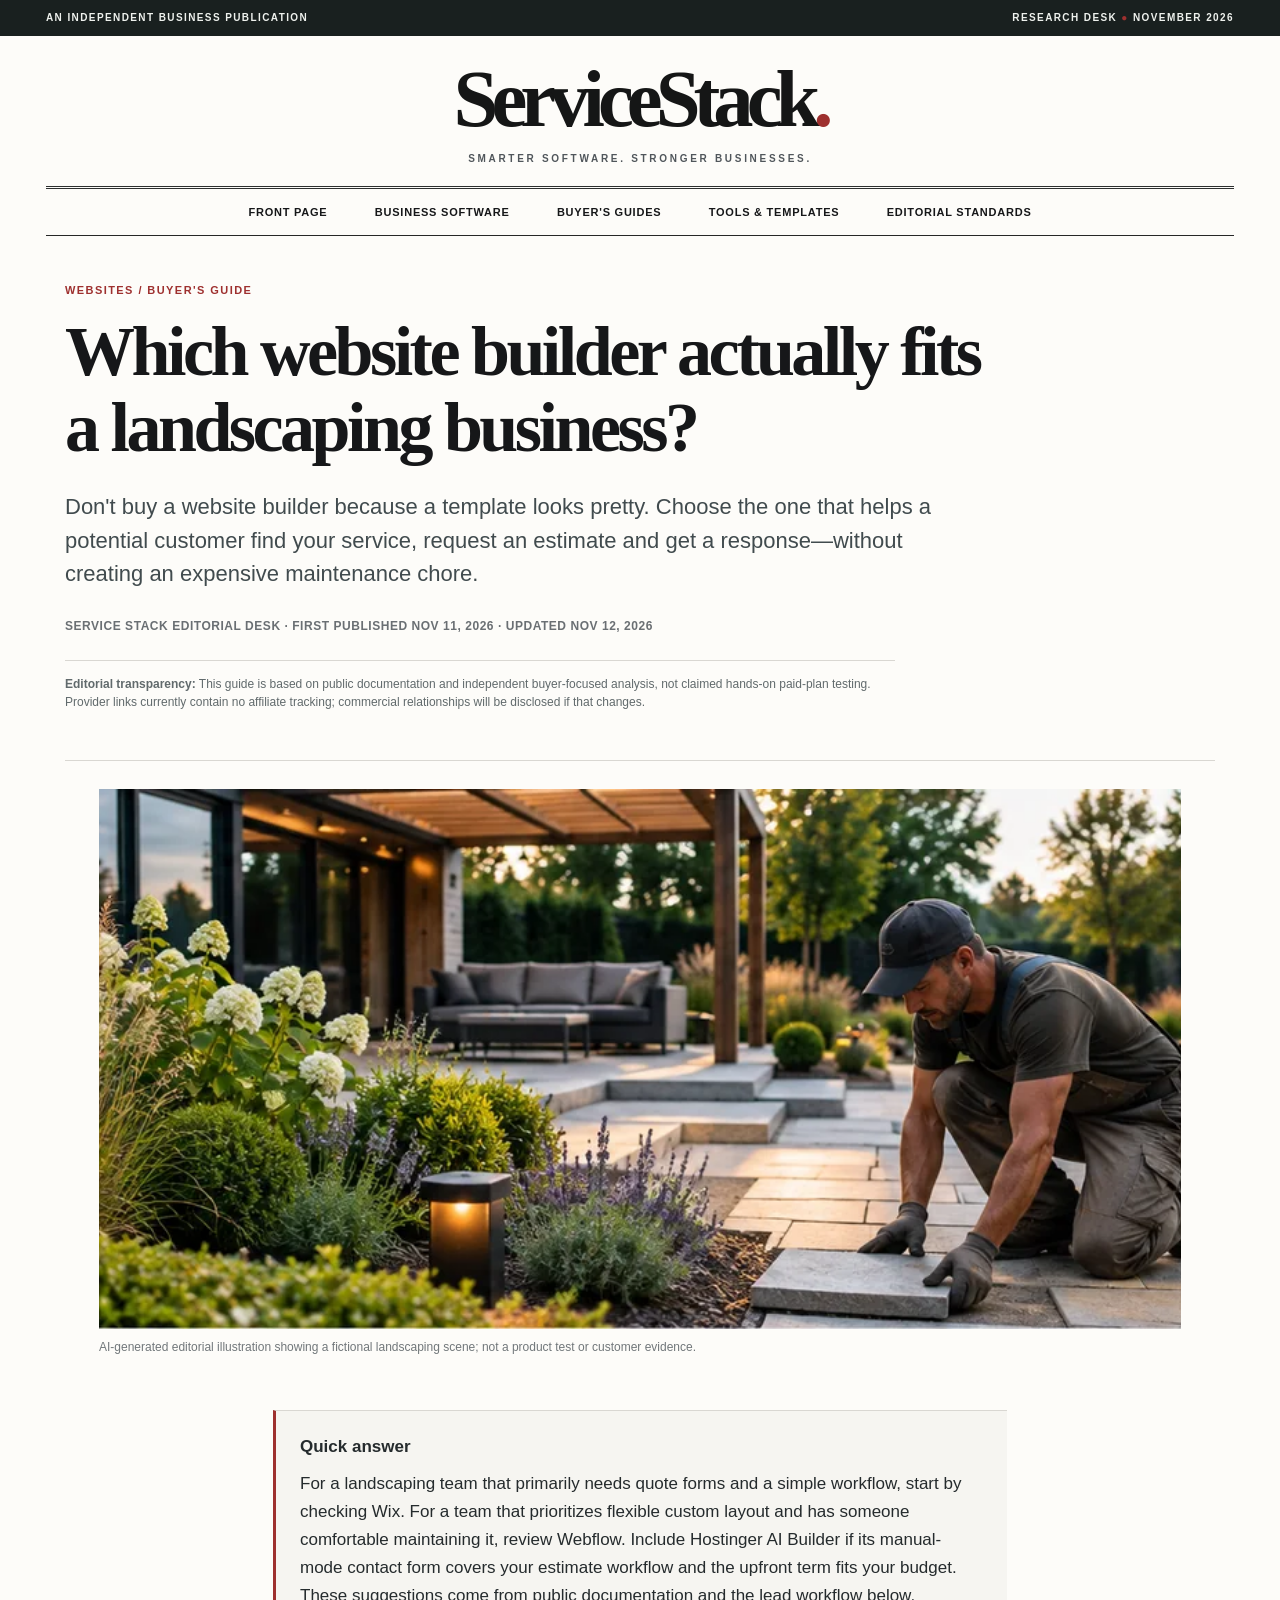
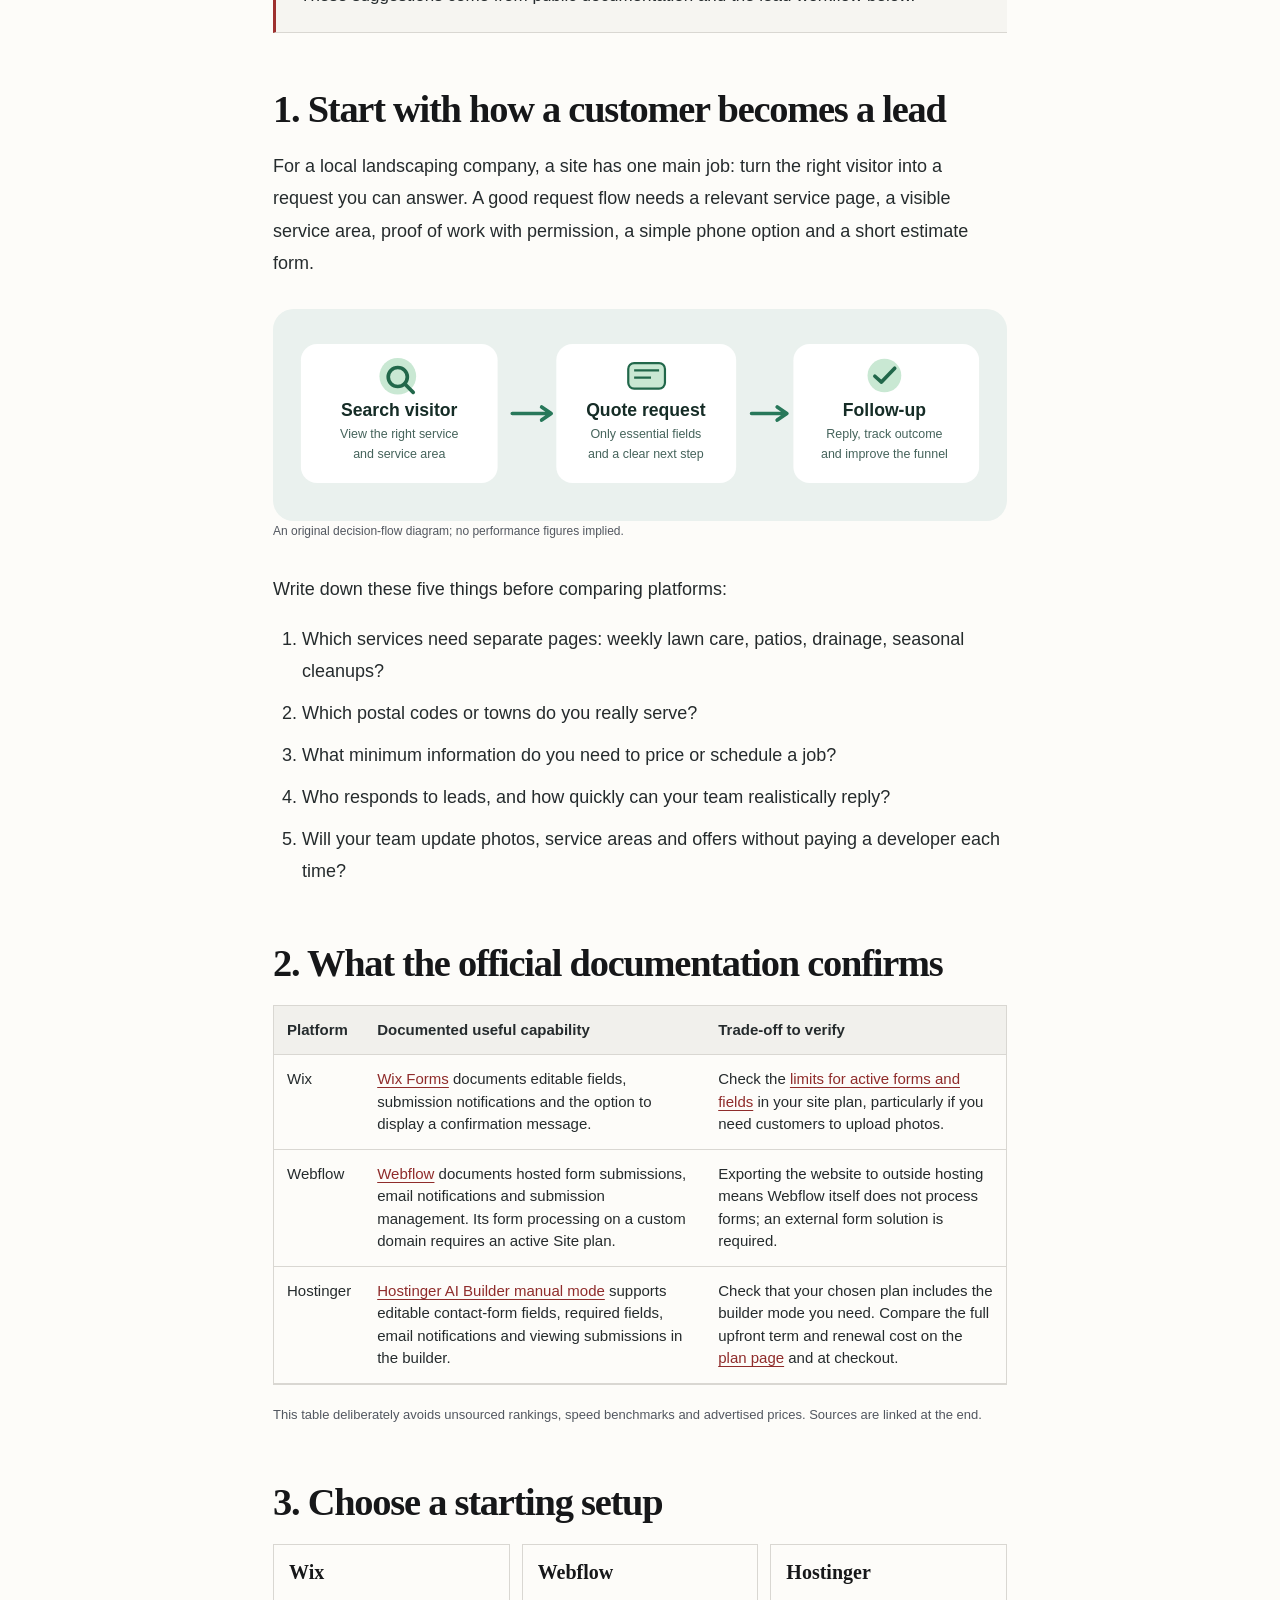
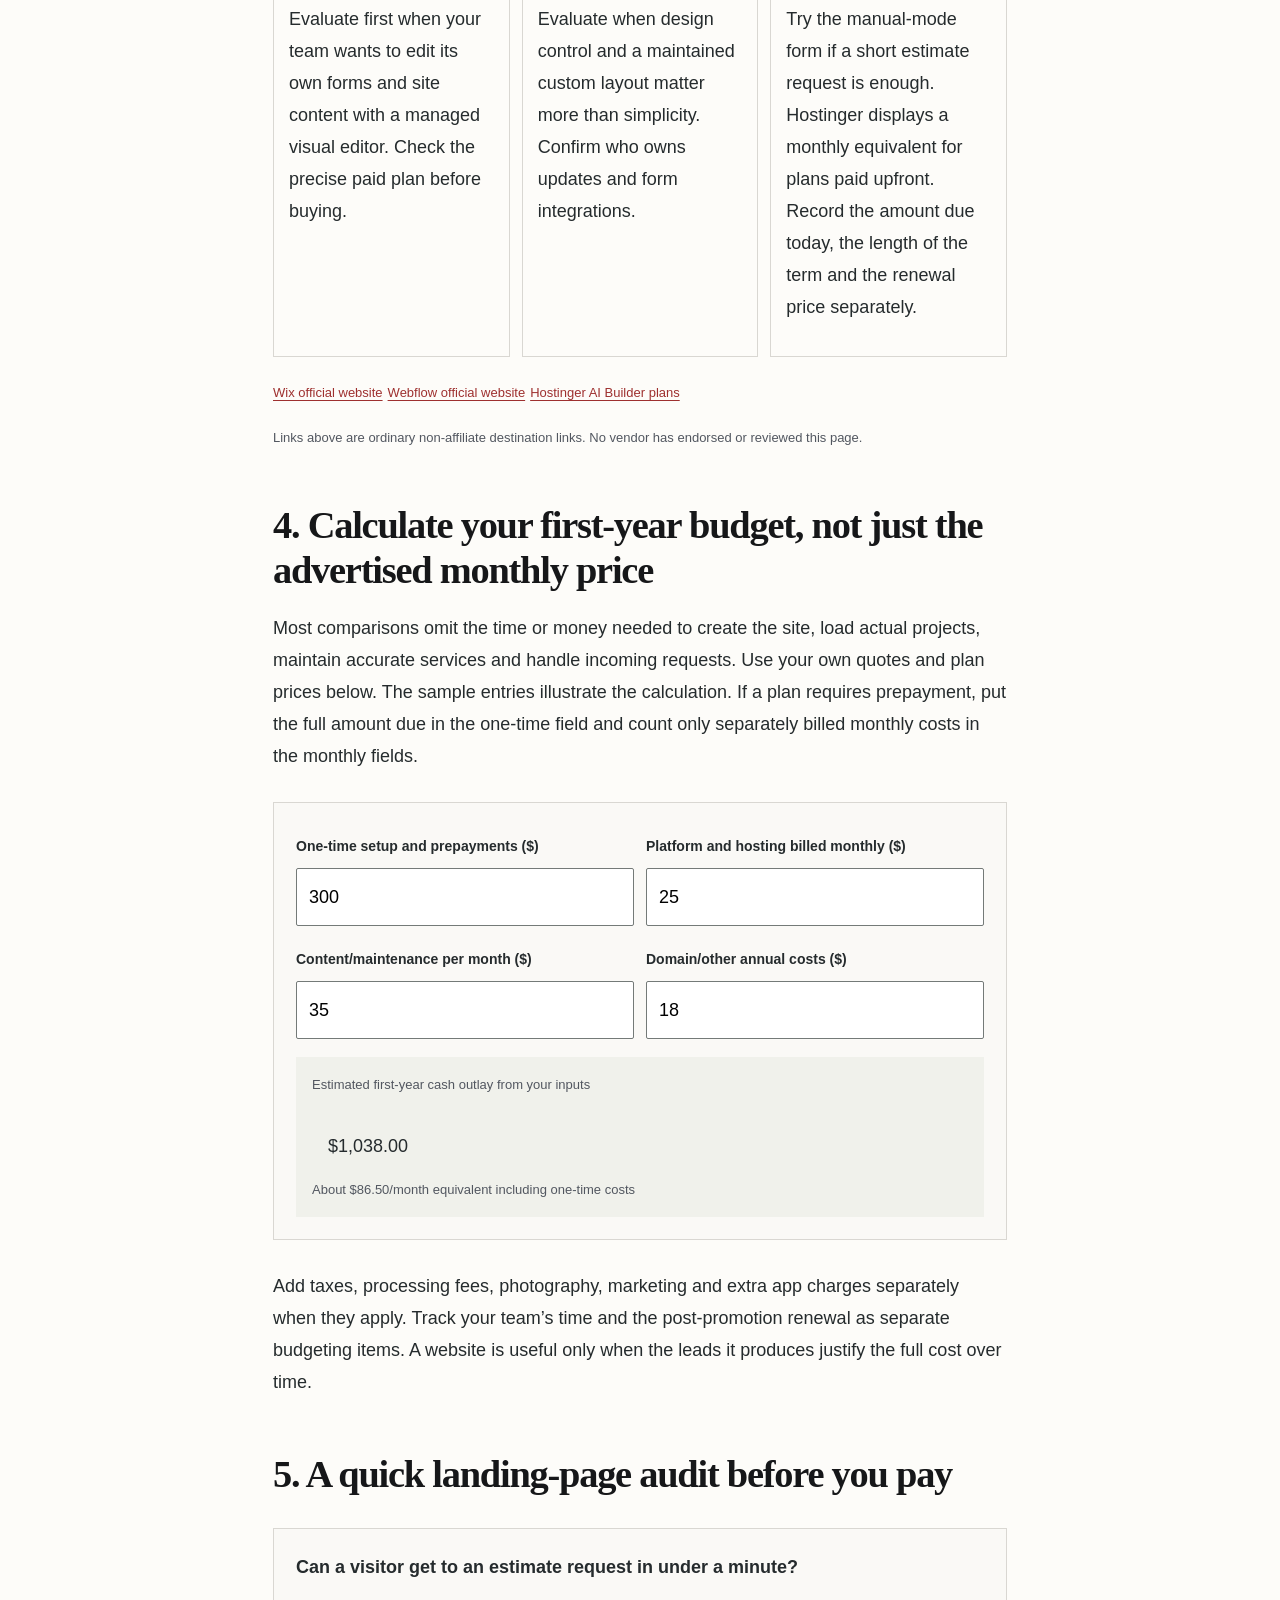
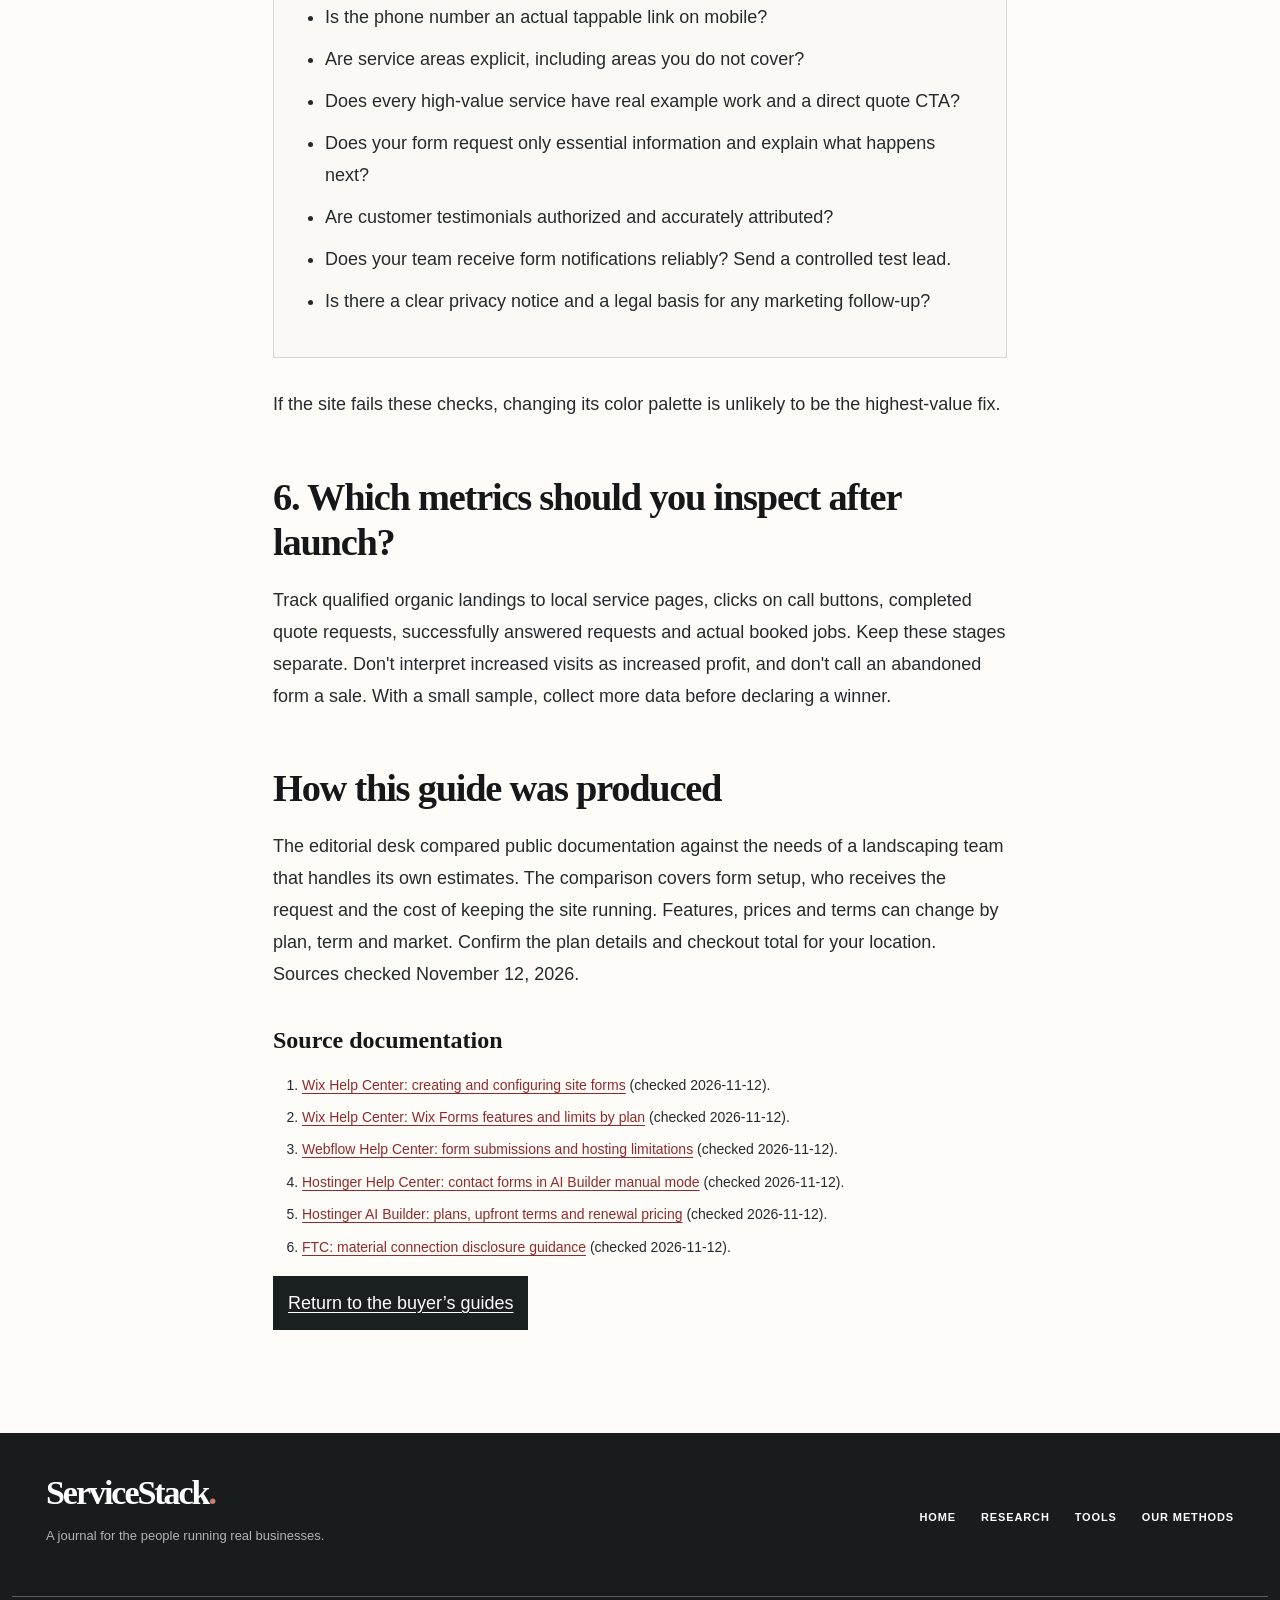
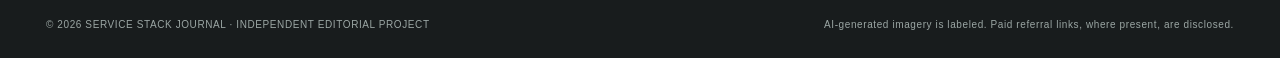
<file: articles/website-builder-landscaping-business.html>
<!doctype html>
<html lang="en"><head><meta charset="utf-8"><meta name="viewport" content="width=device-width,initial-scale=1">
<title>Which website builder actually fits a landscaping business? | ServiceStack Journal</title><meta name="description" content="Compare Wix, Webflow and Hostinger for a landscaping website. Use vendor documentation and a first-year budget calculator to plan an estimate-request workflow.">
<meta name="robots" content="index,follow,max-image-preview:large"><meta name="theme-color" content="#141719">
<link rel="canonical" href="https://dmitriydizdar2020-cyber.github.io/servicestack-guide/articles/website-builder-landscaping-business.html">
<meta property="og:url" content="https://dmitriydizdar2020-cyber.github.io/servicestack-guide/articles/website-builder-landscaping-business.html">
<meta property="og:type" content="article"><meta property="og:title" content="Which website builder actually fits a landscaping business?">
<meta property="og:description" content="Compare Wix, Webflow and Hostinger for a landscaping website. Use vendor documentation and a first-year budget calculator to plan an estimate-request workflow.">
<link rel="stylesheet" href="../assets/editorial.css?v=3">
<script type="application/ld+json">{"@context":"https://schema.org","@type":"Article","mainEntityOfPage":{"@type":"WebPage","@id":"https://dmitriydizdar2020-cyber.github.io/servicestack-guide/articles/website-builder-landscaping-business.html"},"headline":"Which website builder actually fits a landscaping business?","author":{"@type":"Organization","name":"ServiceStack Journal Editorial Desk"},"datePublished":"2026-11-11","dateModified":"2026-11-12","publisher":{"@type":"Organization","name":"ServiceStack Journal"},"description":"Compare Wix, Webflow and Hostinger for a landscaping website. Use vendor documentation and a first-year budget calculator to plan an estimate-request workflow."}</script>
</head><body class="editorial-article"><a class="skip-link" href="#main">Skip to content</a>
<div class="topline"><div class="container topline-inner"><span>AN INDEPENDENT BUSINESS PUBLICATION</span><span>RESEARCH DESK <span class="ruby">●</span> NOVEMBER 2026</span></div></div>
<header class="site-header"><div class="container"><div class="brand-block"><a href="../" class="brand" aria-label="ServiceStack Journal home">Service<span>Stack</span><i>.</i></a><div class="brand-subtitle">SMARTER SOFTWARE. STRONGER BUSINESSES.</div></div>
<nav class="site-nav" aria-label="Main navigation"><div class="nav-links"><a href="../">Front Page</a><a href="../#features">Business Software</a><a href="../#guides">Buyer's Guides</a><a href="../#tools">Tools &amp; Templates</a><a href="../about.html">Editorial Standards</a></div></nav></div></header>
<main id="main" tabindex="-1">
<section class="article-container article-header">
<span class="section-label">WEBSITES / BUYER'S GUIDE</span>
<h1>Which website builder actually fits a landscaping business?</h1>
<p class="dek">Don't buy a website builder because a template looks pretty. Choose the one that helps a potential customer find your service, request an estimate and get a response—without creating an expensive maintenance chore.</p>
<div class="article-meta">SERVICE STACK EDITORIAL DESK · FIRST PUBLISHED NOV 11, 2026 · UPDATED NOV 12, 2026</div>
<p class="editorial-disclosure"><strong>Editorial transparency:</strong> This guide is based on public documentation and independent buyer-focused analysis, not claimed hands-on paid-plan testing. Provider links currently contain no affiliate tracking; commercial relationships will be disclosed if that changes.</p>
</section>
<figure class="editorial-cover"><img src="../assets/landscape-contractor.webp" width="1300" height="730" alt="AI-generated editorial scene of a landscaping professional installing stone paving" fetchpriority="high" decoding="async"><figcaption>AI-generated editorial illustration showing a fictional landscaping scene; not a product test or customer evidence.</figcaption></figure>
<div class="article-body"><div class="key"><strong>Quick answer</strong>For a landscaping team that primarily needs quote forms and a simple workflow, start by checking Wix. For a team that prioritizes flexible custom layout and has someone comfortable maintaining it, review Webflow. Include Hostinger AI Builder if its manual-mode contact form covers your estimate workflow and the upfront term fits your budget. These suggestions come from public documentation and the lead workflow below.</div>
<h2>1. Start with how a customer becomes a lead</h2><p>For a local landscaping company, a site has one main job: turn the right visitor into a request you can answer. A good request flow needs a relevant service page, a visible service area, proof of work with permission, a simple phone option and a short estimate form.</p><figure><img class="diagram" src="../assets/lead-flow.svg" width="1000" height="290" loading="lazy" alt="Three stages: visitor finds a service, requests a quote and receives follow-up"><figcaption>An original decision-flow diagram; no performance figures implied.</figcaption></figure><p>Write down these five things before comparing platforms:</p><ol><li>Which services need separate pages: weekly lawn care, patios, drainage, seasonal cleanups?</li><li>Which postal codes or towns do you really serve?</li><li>What minimum information do you need to price or schedule a job?</li><li>Who responds to leads, and how quickly can your team realistically reply?</li><li>Will your team update photos, service areas and offers without paying a developer each time?</li></ol>
<h2 id="builder-comparison">2. What the official documentation confirms</h2><div class="tableflow" role="region" aria-labelledby="builder-comparison" tabindex="0"><table><thead><tr><th scope="col">Platform</th><th scope="col">Documented useful capability</th><th scope="col">Trade-off to verify</th></tr></thead><tbody><tr><td>Wix</td><td><a href="#source-wix">Wix Forms</a> documents editable fields, submission notifications and the option to display a confirmation message.</td><td>Check the <a href="#source-wix-plans">limits for active forms and fields</a> in your site plan, particularly if you need customers to upload photos.</td></tr><tr><td>Webflow</td><td><a href="#source-webflow">Webflow</a> documents hosted form submissions, email notifications and submission management. Its form processing on a custom domain requires an active Site plan.</td><td>Exporting the website to outside hosting means Webflow itself does not process forms; an external form solution is required.</td></tr><tr><td>Hostinger</td><td><a href="#source-hostinger-forms">Hostinger AI Builder manual mode</a> supports editable contact-form fields, required fields, email notifications and viewing submissions in the builder.</td><td>Check that your chosen plan includes the builder mode you need. Compare the full upfront term and renewal cost on the <a href="#source-hostinger-plans">plan page</a> and at checkout.</td></tr></tbody></table></div><p class="hint">This table deliberately avoids unsourced rankings, speed benchmarks and advertised prices. Sources are linked at the end.</p>
<h2>3. Choose a starting setup</h2><div class="choice"><article><h3>Wix</h3><p>Evaluate first when your team wants to edit its own forms and site content with a managed visual editor. Check the precise paid plan before buying.</p></article><article><h3>Webflow</h3><p>Evaluate when design control and a maintained custom layout matter more than simplicity. Confirm who owns updates and form integrations.</p></article><article><h3>Hostinger</h3><p>Try the manual-mode form if a short estimate request is enough. Hostinger displays a monthly equivalent for plans paid upfront. Record the amount due today, the length of the term and the renewal price separately.</p></article></div><p><a class="secondary" href="https://www.wix.com/" rel="noopener noreferrer" target="_blank">Wix official website</a> <a class="secondary" href="https://webflow.com/" rel="noopener noreferrer" target="_blank">Webflow official website</a> <a class="secondary" href="https://www.hostinger.com/website-builder" rel="noopener noreferrer" target="_blank">Hostinger AI Builder plans</a></p><p class="hint">Links above are ordinary non-affiliate destination links. No vendor has endorsed or reviewed this page.</p>
<h2>4. Calculate your first-year budget, not just the advertised monthly price</h2><p>Most comparisons omit the time or money needed to create the site, load actual projects, maintain accurate services and handle incoming requests. Use your own quotes and plan prices below. The sample entries illustrate the calculation. If a plan requires prepayment, put the full amount due in the one-time field and count only separately billed monthly costs in the monthly fields.</p><div class="calc" id="calculator"><div class="calc-grid"><div><label for="setup">One-time setup and prepayments ($)</label><input id="setup" type="number" value="300" min="0" step="0.01" inputmode="decimal"></div><div><label for="platform">Platform and hosting billed monthly ($)</label><input id="platform" type="number" value="25" min="0" step="0.01" inputmode="decimal"></div><div><label for="maintenance">Content/maintenance per month ($)</label><input id="maintenance" type="number" value="35" min="0" step="0.01" inputmode="decimal"></div><div><label for="domain">Domain/other annual costs ($)</label><input id="domain" type="number" value="18" min="0" step="0.01" inputmode="decimal"></div></div><div class="calc-result"><div class="hint">Estimated first-year cash outlay from your inputs</div><div class="calc-output" aria-live="polite" id="total">$1,038</div><div class="hint" id="monthly">About $86.50/month equivalent including one-time costs</div></div></div><p>Add taxes, processing fees, photography, marketing and extra app charges separately when they apply. Track your team’s time and the post-promotion renewal as separate budgeting items. A website is useful only when the leads it produces justify the full cost over time.</p>
<h2>5. A quick landing-page audit before you pay</h2><div class="see"><strong>Can a visitor get to an estimate request in under a minute?</strong><ul><li>Is the phone number an actual tappable link on mobile?</li><li>Are service areas explicit, including areas you do not cover?</li><li>Does every high-value service have real example work and a direct quote CTA?</li><li>Does your form request only essential information and explain what happens next?</li><li>Are customer testimonials authorized and accurately attributed?</li><li>Does your team receive form notifications reliably? Send a controlled test lead.</li><li>Is there a clear privacy notice and a legal basis for any marketing follow-up?</li></ul></div><p>If the site fails these checks, changing its color palette is unlikely to be the highest-value fix.</p>
<h2>6. Which metrics should you inspect after launch?</h2><p>Track qualified organic landings to local service pages, clicks on call buttons, completed quote requests, successfully answered requests and actual booked jobs. Keep these stages separate. Don't interpret increased visits as increased profit, and don't call an abandoned form a sale. With a small sample, collect more data before declaring a winner.</p>
<h2>How this guide was produced</h2><p>The editorial desk compared public documentation against the needs of a landscaping team that handles its own estimates. The comparison covers form setup, who receives the request and the cost of keeping the site running. Features, prices and terms can change by plan, term and market. Confirm the plan details and checkout total for your location. Sources checked <time datetime="2026-11-12">November 12, 2026</time>.</p>
<h3>Source documentation</h3><ol class="source-list">
<li id="source-wix"><a href="https://support.wix.com/en/article/wix-forms-adding-and-setting-up-a-form-on-your-site" target="_blank" rel="noopener noreferrer">Wix Help Center: creating and configuring site forms</a> (checked 2026-11-12).</li>
<li id="source-wix-plans"><a href="https://support.wix.com/en/article/wix-forms-upgrading-wix-forms" target="_blank" rel="noopener noreferrer">Wix Help Center: Wix Forms features and limits by plan</a> (checked 2026-11-12).</li>
<li id="source-webflow"><a href="https://help.webflow.com/hc/en-us/articles/33961344521235-Form-submissions" target="_blank" rel="noopener noreferrer">Webflow Help Center: form submissions and hosting limitations</a> (checked 2026-11-12).</li>
<li id="source-hostinger-forms"><a href="https://www.hostinger.com/support/6463265-hostinger-ai-builder-manual-mode-how-to-add-and-manage-contact-forms/" target="_blank" rel="noopener noreferrer">Hostinger Help Center: contact forms in AI Builder manual mode</a> (checked 2026-11-12).</li>
<li id="source-hostinger-plans"><a href="https://www.hostinger.com/website-builder" target="_blank" rel="noopener noreferrer">Hostinger AI Builder: plans, upfront terms and renewal pricing</a> (checked 2026-11-12).</li>
<li id="source-disclosure"><a href="https://www.ftc.gov/business-guidance/resources/ftcs-endorsement-guides-what-people-are-asking" target="_blank" rel="noopener noreferrer">FTC: material connection disclosure guidance</a> (checked 2026-11-12).</li>
</ol><p><a class="btn" href="../#guides">Return to the buyer’s guides</a></p></div>
</main>
<footer class="site-footer"><div class="container footer-top"><div><a href="../" class="footer-brand">ServiceStack<span>.</span></a><p>A journal for the people running real businesses.</p></div><div class="footer-menu"><a href="../">Home</a><a href="../#features">Research</a><a href="../#tools">Tools</a><a href="../about.html">Our Methods</a></div></div><div class="container footer-bottom"><span>© 2026 SERVICE STACK JOURNAL · INDEPENDENT EDITORIAL PROJECT</span><span>AI-generated imagery is labeled. Paid referral links, where present, are disclosed.</span></div></footer>
<script>(function(){const fields=['setup','platform','maintenance','domain'].map(id=>document.getElementById(id));function calc(){const x=fields.map(n=>Math.max(0,Number(n.value)||0));const total=x[0]+12*(x[1]+x[2])+x[3];document.getElementById('total').textContent=new Intl.NumberFormat('en-US',{style:'currency',currency:'USD',maximumFractionDigits:2}).format(total);document.getElementById('monthly').textContent='About '+new Intl.NumberFormat('en-US',{style:'currency',currency:'USD'}).format(total/12)+'/month equivalent including one-time costs';}fields.forEach(n=>n.addEventListener('input',calc));calc();})();</script>
</body></html>
</file>
<file: assets/editorial.css>
/* SERVICE STACK — Executive Editorial System v3.0 | original editorial design */
:root{--paper:#fdfcf9;--surface:#fff;--ink:#161719;--sub:#525760;--faint:#71777a;--line:#d9d7d2;--accent:#9e302f;--night:#19201f;--serif:Georgia,'Times New Roman',serif;--sans:-apple-system,BlinkMacSystemFont,'Segoe UI',Arial,Helvetica,sans-serif}
*,*::before,*::after{box-sizing:border-box}
html{scroll-behavior:smooth}body{margin:0;background:var(--paper);color:var(--ink);font-family:var(--sans);font-size:16px;line-height:1.62;-webkit-font-smoothing:antialiased}
a{color:inherit;text-decoration:none}a:hover{color:var(--accent)}button,input,textarea,select{font:inherit}a:focus-visible,button:focus-visible,input:focus-visible,textarea:focus-visible,select:focus-visible,[tabindex="0"]:focus-visible{outline:3px solid var(--accent);outline-offset:4px}img{display:block;max-width:100%}figure{margin:0}
.container{max-width:1256px;padding-inline:34px;margin-inline:auto}.skip-link{position:absolute;left:-9999px;top:0}.skip-link:focus{left:12px;top:12px;z-index:20;background:white;color:black;padding:8px 14px}.ruby,.red-dot{color:var(--accent)}
.topline{background:var(--night);color:#eef1ed;font-size:10px;line-height:1;letter-spacing:.14em;font-weight:700}.topline-inner{min-height:36px;display:flex;justify-content:space-between;align-items:center;gap:12px}
.site-header{background:var(--paper)}.brand-block{text-align:center;padding:24px 0 19px}.brand{font:700 clamp(46px,6.3vw,88px)/.97 var(--serif);letter-spacing:-.086em;color:#151616;display:inline-block}.brand span{letter-spacing:-.087em}.brand i{color:var(--accent);font-style:normal}.brand-subtitle{font-size:10px;letter-spacing:.27em;font-weight:700;color:#50565b;padding-top:13px}
.site-nav{border-top:3px double #2d3030;border-bottom:1px solid #262727;min-height:50px;display:flex;align-items:center;justify-content:center;gap:30px}.nav-links{display:flex;gap:clamp(18px,3.7vw,52px);justify-content:center;align-items:center;flex-wrap:wrap;padding:10px 0}.nav-links a{font-size:11px;letter-spacing:.07em;font-weight:750;text-transform:uppercase;white-space:nowrap}.nav-links a[aria-current]{color:var(--accent)}.nav-label{display:none}
.page-open{display:flex;justify-content:space-between;gap:15px;align-items:center;border-bottom:1px solid var(--line);margin-top:21px;padding-bottom:16px}.section-label,.eyebrow,.cover-rule,.count{font-size:11px;letter-spacing:.13em;text-transform:uppercase;font-weight:800}.section-label{color:var(--accent)}.diamond{font-size:8px;vertical-align:2px;margin:0 5px}.minor{font-size:12px;color:var(--sub)}
.cover-story{display:grid;grid-template-columns:minmax(0,1.25fr) minmax(0,.85fr);gap:50px;border-bottom:2px solid var(--ink);padding-top:31px;padding-bottom:43px}.cover-image{min-width:0;position:relative;overflow:hidden;background:#dcdfd7;align-self:stretch}.cover-image img{width:100%;height:100%;min-height:486px;object-fit:cover;object-position:center}.cover-image figcaption{position:absolute;bottom:0;right:0;background:rgba(14,17,18,.78);color:white;font-size:9px;font-weight:700;letter-spacing:.08em;padding:8px 10px}.cover-copy{display:flex;flex-direction:column;justify-content:center;min-width:0;padding:10px 0}.eyebrow{color:var(--accent);margin:0 0 15px}.cover-copy h1{font:700 clamp(51px,5.1vw,77px)/1.035 var(--serif);letter-spacing:-.055em;margin:0 0 23px;max-width:10.5ch}.cover-dek{font-size:19px;line-height:1.61;color:#3f4649;max-width:41ch;margin:0 0 26px}.cover-detail{font-size:10px;font-weight:750;color:#656a70;letter-spacing:.11em}.cover-detail span{padding:0 9px;color:var(--accent)}.read-link{color:var(--ink);align-self:flex-start;display:inline-flex;align-items:center;gap:18px;border-bottom:2px solid var(--accent);padding:12px 0 8px;margin-top:20px;font-size:11px;text-transform:uppercase;letter-spacing:.1em;font-weight:800}.read-link:hover{gap:24px}.cover-rule{padding:22px 0;display:flex;justify-content:space-between;align-items:center;color:var(--sub);border-bottom:1px solid var(--line)}.cover-rule span:first-child{color:var(--accent)}
.news-layout{display:grid;grid-template-columns:minmax(0,1fr) 290px;gap:58px;padding-top:66px;padding-bottom:76px}.news-left{min-width:0}.heading-row{display:flex;align-items:end;justify-content:space-between;gap:15px;border-bottom:2px solid var(--ink);padding-bottom:20px;margin-bottom:28px}.heading-row h2{font:700 clamp(37px,4.3vw,57px)/1.05 var(--serif);letter-spacing:-.046em;margin:0}.heading-row h2 em{font-style:italic;font-weight:500}.count{color:#5f676d;white-space:nowrap}.feature-card{display:grid;grid-template-columns:minmax(0,.9fr) minmax(0,1fr);align-items:stretch;gap:26px}.feature-image{overflow:hidden;display:block;background:#ddd}.feature-image img{width:100%;height:100%;min-height:306px;object-fit:cover;transition:transform .45s}.feature-image:hover img{transform:scale(1.035)}.feature-text{min-width:0;padding:8px 0}.feature-text h3{font:700 clamp(30px,3vw,43px)/1.12 var(--serif);letter-spacing:-.038em;margin:10px 0 16px}.feature-text p:not(.eyebrow){font-size:16px;line-height:1.65;color:var(--sub);margin:0 0 9px}.feature-text .read-link{margin-top:14px}
.news-aside{border-left:1px solid var(--line);padding:7px 0 0 31px}.aside-top,.side-eyebrow{font-size:10px;font-weight:800;letter-spacing:.12em;color:var(--accent);margin:0 0 17px}.news-aside h2{font:700 35px/1.09 var(--serif);letter-spacing:-.035em;margin:0 0 18px}.news-aside p:not(.aside-top):not(.side-eyebrow){font-size:14px;color:var(--sub);line-height:1.7}.aside-divider{height:1px;background:var(--line);margin:24px 0}.editor-questions{margin:0;padding-left:23px;font:700 17px/1.5 var(--serif)}.editor-questions li{padding:8px 0 10px;border-bottom:1px solid var(--line)}.aside-link{display:inline-block;margin-top:19px;color:var(--accent);font-size:11px;font-weight:800;letter-spacing:.08em;text-transform:uppercase}
.edition-band{background:var(--night);color:white;padding:80px 0 82px}.edition-inner{max-width:1256px}.edition-band .light{color:#d8a4a0}.edition-inner h2{font:700 clamp(44px,6.3vw,80px)/1.04 var(--serif);letter-spacing:-.046em;margin:18px 0 24px}.edition-inner h2 em{font-weight:500}.edition-inner p{font-size:18px;line-height:1.64;color:#cdd5d1;max-width:640px}.light-action{display:inline-flex;gap:20px;color:#fff;border-bottom:2px solid #c98c87;font-size:11px;letter-spacing:.13em;font-weight:800;text-transform:uppercase;margin-top:14px;padding-bottom:13px}.light-action:hover{color:#fff9f5}
.tools-section{padding-top:75px;padding-bottom:74px}.tool-grid{display:grid;grid-template-columns:1fr 1fr;gap:48px}.tool-row{display:grid;grid-template-columns:42px minmax(0,1fr) 25px;gap:18px;border-bottom:1px solid var(--line);padding:18px 0 34px}.tool-number{font:700 25px/1 var(--serif);color:#77766f}.tool-row .eyebrow{font-size:10px;margin-bottom:11px}.tool-row h3{font:700 clamp(25px,2.4vw,33px)/1.19 var(--serif);letter-spacing:-.035em;margin:0 0 14px}.tool-row p:not(.eyebrow){font-size:15px;color:var(--sub);margin:0;line-height:1.7}.tool-arrow{font-size:28px;color:var(--accent);line-height:1}
.bottom-letter{border-top:2px solid var(--ink);padding-top:55px;padding-bottom:95px;display:grid;grid-template-columns:minmax(0,.9fr) minmax(0,1fr);gap:80px}.bottom-letter h2{font:700 clamp(42px,4.9vw,69px)/1.07 var(--serif);letter-spacing:-.05em;margin:18px 0 0}.bottom-letter h2 em{font-weight:500}.bottom-text p{font-size:18px;line-height:1.74;color:var(--sub);margin:10px 0 15px;max-width:57ch}
.site-footer{background:#181c1d;color:white}.footer-top{display:flex;justify-content:space-between;gap:40px;padding-top:43px;padding-bottom:37px}.footer-brand{font:700 34px/1 var(--serif);letter-spacing:-.06em}.footer-brand span{color:#cf7a75}.footer-top p{font-size:13px;color:#adb5b4}.footer-menu{display:flex;flex-wrap:wrap;align-items:center;gap:25px}.footer-menu a{font-size:11px;font-weight:800;letter-spacing:.08em;text-transform:uppercase}.footer-menu a:hover{color:#e8aaa5}.footer-bottom{border-top:1px solid #56605d;padding-top:20px;padding-bottom:25px;display:flex;justify-content:space-between;gap:20px;font-size:10px;letter-spacing:.06em;color:#9ba6a4}
/* Shared editorial article frame */
.editorial-article .article-container{max-width:1150px;margin:0 auto;padding:0 34px}.editorial-article .article-header{padding:46px 0 36px;border-bottom:1px solid var(--line)}.editorial-article .article-header .section-label{display:block;margin-bottom:14px}.editorial-article .article-header h1{font:700 clamp(46px,5.5vw,70px)/1.085 var(--serif);letter-spacing:-.05em;max-width:960px;margin:0 0 24px}.editorial-article .article-header .dek{font-size:clamp(18px,2vw,22px);line-height:1.52;color:#414b4e;max-width:880px;margin:0 0 20px}.editorial-article .article-meta{font-size:12px;letter-spacing:.045em;color:#6a6f73;font-weight:550;padding:7px 0}.editorial-article .editorial-disclosure{font-size:12px;line-height:1.55;color:#616a6c;border-top:1px solid var(--line);padding-top:14px;margin-top:16px;max-width:830px}.editorial-article .editorial-cover{max-width:1150px;margin:28px auto 0;padding:0 34px}.editorial-article .editorial-cover img{display:block;width:100%;max-height:540px;aspect-ratio:2.1/1;object-fit:cover}.editorial-article .editorial-cover figcaption{font-size:12px;color:var(--faint);padding-top:9px}.editorial-article .article-body{max-width:770px;margin:0 auto;padding:38px 18px 85px;font-size:18px;line-height:1.78;color:#252b2d}.editorial-article .article-body p{margin:18px 0}.editorial-article .article-body h2{font:700 clamp(30px,3vw,40px)/1.19 var(--serif);letter-spacing:-.032em;margin:54px 0 18px;color:var(--ink)}.editorial-article .article-body h3{font:700 24px/1.28 var(--serif);margin:35px 0 16px;color:var(--ink)}.editorial-article .article-body ul,.editorial-article .article-body ol{padding-left:29px}.editorial-article .article-body li{margin:10px 0}.editorial-article .article-body a{color:#8f2c2b;text-decoration:underline;text-underline-offset:3px}.editorial-article .article-body img{max-width:100%;height:auto}.editorial-article .article-body figure{margin:30px 0}.editorial-article .article-body figcaption{font-size:12px;color:var(--sub)}.editorial-article .article-body .key,.editorial-article .article-body .takeaway{font-size:17px;line-height:1.65;padding:22px 24px;margin:15px 0 30px;border-left:3px solid var(--accent);border-block:1px solid var(--line);background:#f6f5f1}.editorial-article .article-body .key strong{display:block;margin-bottom:8px}.editorial-article .article-body .choice{display:grid;grid-template-columns:repeat(3,minmax(0,1fr));gap:12px}.editorial-article .article-body .choice article{border:1px solid var(--line);padding:15px}.editorial-article .article-body .choice article h3{margin:0 0 9px;font-size:20px}.editorial-article .article-body table{border-collapse:collapse;width:100%;font-size:15px;line-height:1.5}.editorial-article .article-body th,.editorial-article .article-body td{border-bottom:1px solid var(--line);text-align:left;padding:13px;vertical-align:top}.editorial-article .article-body th{background:#f1f0ec}.editorial-article .article-body .tableflow,.editorial-article .article-body .tablewrap{overflow:auto;max-width:100%;border:1px solid var(--line)}.editorial-article .article-body .calc,.editorial-article .article-body .tool,.editorial-article .article-body .see{border:1px solid var(--line);background:#faf9f6;padding:22px;margin:30px 0}.editorial-article .article-body .calc-grid{display:grid;grid-template-columns:1fr 1fr;gap:12px}.editorial-article .article-body input,.editorial-article .article-body textarea{max-width:100%;width:100%;padding:12px;border:1px solid #747a78;border-radius:2px;background:white}.editorial-article .article-body label{display:block;font-size:14px;font-weight:650;margin:9px 0}.editorial-article .article-body .btn,.editorial-article .article-body button{display:inline-block;padding:11px 15px;background:var(--night);color:#fff;border:0;cursor:pointer}.editorial-article .article-body .calc-output,.editorial-article .article-body .calc-result{padding:16px;margin-top:18px;background:#f0f1eb}.editorial-article .article-body .main-image,.editorial-article .article-body .diagram{display:block;width:100%;height:auto;border:0;border-radius:0}.editorial-article .article-body .source-list li{font-size:14px;line-height:1.6}.editorial-article .article-body .hint,.editorial-article .article-body .caption{font-size:13px;color:var(--sub)}.editorial-article .article-body .tag{font-size:11px;text-transform:uppercase;color:var(--accent)}.editorial-article .article-body .secondary{display:inline-block;font-size:13px;color:var(--accent)}
/* lightweight editorial about */
.about-wrap{max-width:1060px;padding:65px 34px 100px;margin:auto}.about-wrap .lead{font:700 clamp(46px,5.7vw,72px)/1.04 var(--serif);letter-spacing:-.05em;max-width:850px;margin:16px 0 25px}.about-wrap .lede{font-size:21px;line-height:1.6;color:var(--sub);max-width:760px}.about-grid{display:grid;grid-template-columns:210px 1fr;gap:90px;border-top:2px solid var(--ink);margin-top:58px;padding-top:35px}.about-grid .toc{font-size:11px;letter-spacing:.1em;text-transform:uppercase;font-weight:800}.about-copy{max-width:750px;font-size:18px;line-height:1.76}.about-copy h2{font:700 34px/1.12 var(--serif);margin:30px 0 14px}.about-copy p{margin:0 0 19px;color:#394245}.about-copy a{text-decoration:underline;color:var(--accent)}
@media(max-width:1050px){.cover-story{gap:30px}.cover-copy h1{font-size:clamp(47px,5vw,63px)}.news-layout{gap:32px;grid-template-columns:minmax(0,1fr) 250px}.feature-card{grid-template-columns:1fr}.feature-image img{height:250px;min-height:250px}.feature-text h3{font-size:35px}.news-aside{padding-left:22px}.cover-image img{min-height:430px}.bottom-letter{gap:44px}}
@media(max-width:780px){.container{padding-inline:20px}.topline-inner span:last-child{display:none}.brand-block{padding:22px 0 18px}.brand{font-size:clamp(47px,11vw,72px)}.brand-subtitle{letter-spacing:.17em}.site-nav{justify-content:flex-start}.nav-links{justify-content:flex-start;gap:13px 22px}.nav-links a{font-size:10px}.page-open{margin-top:15px}.page-open .minor{display:none}.cover-story{display:flex;flex-direction:column;gap:0;padding-top:22px;padding-bottom:36px}.cover-image{order:0}.cover-image img{min-height:0;aspect-ratio:1.46/1;object-fit:cover}.cover-copy{order:1;padding-top:25px}.cover-copy h1{font-size:clamp(47px,9.8vw,65px);max-width:13ch;margin-bottom:17px}.cover-dek{font-size:18px;max-width:54ch}.cover-rule span:last-child{display:none}.news-layout{grid-template-columns:1fr;gap:35px;padding-top:50px;padding-bottom:50px}.news-aside{border-left:0;border-top:1px solid var(--line);padding:25px 0 0}.news-aside h2{font-size:36px}.heading-row h2{font-size:41px}.feature-card{grid-template-columns:.9fr 1fr}.feature-image img{height:100%;min-height:285px}.feature-text h3{font-size:29px}.edition-band{padding:62px 0}.edition-inner h2{font-size:clamp(44px,8vw,64px)}.tools-section{padding-top:54px;padding-bottom:50px}.tool-grid{grid-template-columns:1fr;gap:0}.bottom-letter{grid-template-columns:1fr;gap:18px;padding:44px 20px 68px}.bottom-letter h2{font-size:49px}.bottom-text p{margin-top:0}.footer-top{padding-top:35px;flex-direction:column;gap:17px}.footer-bottom{flex-direction:column;gap:8px}.editorial-article .article-container{padding-inline:20px}.editorial-article .editorial-cover{padding-inline:20px}.editorial-article .article-body{padding:28px 20px 65px}.editorial-article .article-header{padding:31px 0 25px}.editorial-article .article-header h1{font-size:clamp(40px,9vw,59px)}.editorial-article .article-body .choice{grid-template-columns:1fr}.about-wrap{padding:45px 20px 70px}.about-grid{grid-template-columns:1fr;gap:10px}}
@media(max-width:560px){.topline{font-size:9px}.brand{font-size:49px}.brand-subtitle{font-size:9px;letter-spacing:.13em}.site-nav{border-top:2px solid var(--ink)}.nav-links{gap:5px 21px}.nav-links a{padding:7px 0;font-size:10px}.page-open{padding-bottom:13px}.section-label{font-size:10px}.cover-copy h1{font-size:48px;max-width:12ch}.cover-dek{font-size:17px}.cover-image img{aspect-ratio:1.26/1}.heading-row{align-items:end}.heading-row h2{font-size:38px}.count{font-size:9px}.feature-card{grid-template-columns:1fr;gap:18px}.feature-image img{height:auto;min-height:0;aspect-ratio:1.45/1}.feature-text h3{font-size:35px}.news-aside{padding-top:25px}.edition-inner h2{font-size:47px}.edition-inner p{font-size:17px}.tool-row{grid-template-columns:31px minmax(0,1fr) 22px;gap:12px}.tool-number{font-size:21px}.tool-row h3{font-size:27px}.bottom-letter h2{font-size:43px}.footer-menu{gap:10px 22px}.editorial-article .article-body{font-size:17px;line-height:1.74}.editorial-article .article-body h2{font-size:29px}.editorial-article .article-cover{aspect-ratio:1.3/1}.editorial-article .article-body .calc-grid{grid-template-columns:1fr}}
@media(prefers-reduced-motion:reduce){*{scroll-behavior:auto!important;transition:none!important}}
.edition-band a:focus-visible,.site-footer a:focus-visible{outline-color:#f0b7b1}

/* Article-specific visual hierarchy: clear commercial disclosure, photography, readable CTAs */
.editorial-article .comparison-hero{margin-top:26px}
.editorial-article .comparison-hero img{aspect-ratio:2.05/1;object-fit:cover;object-position:center}
.editorial-article .comparison-hero figcaption{font-size:10px;letter-spacing:.06em;text-transform:uppercase}
.editorial-article .comparison-figure{max-width:100%;margin:28px 0 33px}
.editorial-article .comparison-figure img{width:100%;height:auto;display:block;object-fit:cover}
.editorial-article .comparison-figure figcaption{font-size:12px;color:#68716f;line-height:1.5;margin-top:9px}
.editorial-article .comparison-figure--diagram{margin-top:30px;max-width:690px}
.editorial-article .comparison-figure--diagram img{background:#f2f2ed;border:1px solid #e0e1dd}
.editorial-article .comparison-figure--landscape img{aspect-ratio:1.95/1;object-fit:cover}
.editorial-article .comparison-figure--workspace img{aspect-ratio:1.95/1;object-fit:cover}
.editorial-article .comparison-action{margin:24px 0 34px}
.editorial-article .comparison-cta{display:inline-flex;justify-content:space-between;align-items:center;gap:26px;min-height:54px;padding:13px 20px;background:#182421;color:#fff;font-size:14px;line-height:1.4;font-weight:750;letter-spacing:.01em;text-decoration:none;border-radius:2px;border-bottom:3px solid #9e302f;box-shadow:0 5px 13px rgba(0,0,0,.09)}
.editorial-article .comparison-cta span{font-size:19px;line-height:1}
.editorial-article .comparison-cta:hover{background:#30433d;color:white}
.editorial-article .article-body a.comparison-cta,.editorial-article .article-body a.comparison-cta:visited{color:#fff;text-decoration:none}
.editorial-article .article-body a.comparison-cta:hover,.editorial-article .article-body a.comparison-cta:focus-visible{color:#fff;text-decoration:none}

.editorial-article .editorial-disclosure a{text-decoration:underline;text-underline-offset:2px;color:#343f3e}
@media(max-width:640px){.editorial-article .comparison-figure--diagram{margin:23px 0}.editorial-article .comparison-cta{width:100%;padding:14px 16px}.editorial-article .comparison-figure--landscape img,.editorial-article .comparison-figure--workspace img{aspect-ratio:1.5/1}}

/* Comparison buyer guide: editorial photographic story cards. Scoped to one article. */
.editorial-article .comparison-visual-stories{
  display:grid;grid-template-columns:repeat(2,minmax(0,1fr));gap:18px;
  margin:36px 0 6px;align-items:stretch
}
.editorial-article .comparison-visual-card{
  overflow:hidden;border:1px solid #deded7;background:#fff;display:flex;flex-direction:column;
  box-shadow:0 7px 22px rgba(26,30,28,.045)
}
.editorial-article .comparison-visual-card figure{margin:0}
.editorial-article .comparison-visual-card img{
  display:block;width:100%;height:auto;aspect-ratio:1.48/1;object-fit:cover
}
.editorial-article .comparison-visual-copy{padding:23px 24px 25px;flex:1;display:flex;flex-direction:column}
.editorial-article .comparison-visual-eyebrow{
  color:#9e302f;font-size:10px;font-weight:800;letter-spacing:.12em;line-height:1.4
}
.editorial-article .article-body .comparison-visual-copy h3{
  margin:11px 0 9px;font:700 24px/1.18 var(--serif);letter-spacing:-.025em
}
.editorial-article .article-body .comparison-visual-copy p{
  font-size:14px;line-height:1.65;margin:0 0 17px;color:#555d5b
}
.editorial-article .comparison-visual-key{
  display:block;margin-top:auto;padding-top:15px;border-top:1px solid #e8e8e2;
  font-size:10px;line-height:1.6;letter-spacing:.08em;font-weight:800;color:#293734
}
.editorial-article .comparison-visual-key i{color:#b23b38;font-style:normal;margin:0 4px}
.editorial-article .article-body .comparison-visual-note{
  margin:11px 0 36px;font-size:11px;line-height:1.5;color:#737a79
}
@media(max-width:650px){
  .editorial-article .comparison-visual-stories{grid-template-columns:1fr;gap:17px;margin:27px 0 9px}
  .editorial-article .comparison-visual-card img{aspect-ratio:1.8/1}
  .editorial-article .comparison-visual-copy{padding:18px 19px 20px}
  .editorial-article .article-body .comparison-visual-copy h3{font-size:25px}
}

/* Comparison data: mobile cards with explicit merchant labels, rather than three unreadable columns. */
@media(max-width:680px){
  .editorial-article .article-body .comparison-table-wrap{border:0;overflow:visible;max-width:100%}
  .editorial-article .comparison-table-wrap table,
  .editorial-article .comparison-table-wrap tbody,
  .editorial-article .comparison-table-wrap tr,
  .editorial-article .comparison-table-wrap td{display:block;width:100%;min-width:0}
  .editorial-article .comparison-table-wrap thead{
    position:absolute;width:1px;height:1px;overflow:hidden;
    clip:rect(0,0,0,0);clip-path:inset(50%);white-space:nowrap
  }
  .editorial-article .comparison-table-wrap tr{
    margin:0 0 15px;border:1px solid #dadcd5;
    box-shadow:0 5px 14px rgba(24,32,29,.035);background:#fff
  }
  .editorial-article .comparison-table-wrap td{
    padding:12px 16px 11px;border:0;color:#28302e;
    font-size:14px;line-height:1.55;overflow-wrap:anywhere
  }
  .editorial-article .comparison-table-wrap td:first-child{
    background:#f1f1ec;border-bottom:1px solid #e1e2dc;
    padding:13px 16px;font-size:16px;font-weight:750;color:#1d2927
  }
  .editorial-article .comparison-table-wrap td:first-child strong{font-weight:750}
  .editorial-article .comparison-table-wrap td:nth-child(2){padding-top:14px}
  .editorial-article .comparison-table-wrap td:last-child{padding-bottom:18px}
  .editorial-article .comparison-table-wrap td:not(:first-child)::before{
    content:attr(data-label);display:block;font-size:10px;line-height:1.3;
    font-weight:850;letter-spacing:.11em;text-transform:uppercase;
    color:#9e302f;margin:0 0 6px
  }
}

/* ART-0006: homepage brief builder; canonical shared stylesheet */
.homepage-brief{background:#f8f4ee;border:1px solid #d8d0c5;padding:clamp(1rem,3vw,2rem);margin:1.5rem 0 2rem;border-radius:4px}
.homepage-brief .brief-fields{display:grid;grid-template-columns:repeat(2,minmax(0,1fr));gap:1rem}
.homepage-brief label{display:block;font-weight:700;color:#292928;font-size:.92rem;margin-bottom:.35rem}
.homepage-brief input,.homepage-brief textarea{box-sizing:border-box;width:100%;max-width:100%;border:1px solid #a9a29a;background:#fff;color:#202020;padding:.8rem;border-radius:3px;font:inherit;min-height:2.7rem}
.homepage-brief textarea{min-height:13rem;line-height:1.6;resize:vertical;margin-top:1rem}
.homepage-brief button{background:#832e37;color:#fff;border:0;border-radius:3px;padding:.85rem 1.3rem;font:inherit;font-weight:700;cursor:pointer;margin-top:1.25rem}
.homepage-brief button:hover{background:#6a2029}
.homepage-brief button:focus-visible,.homepage-brief input:focus-visible,.homepage-brief textarea:focus-visible{outline:3px solid #b35b63;outline-offset:2px}
.homepage-brief .brief-footnote{font-size:.83rem;line-height:1.5;color:#54514d}
.homepage-example{padding:1.2rem;border-left:4px solid #943b46;background:#faf8f4;margin:1.5rem 0}
.homepage-example h3{margin-top:0}
@media(max-width:680px){.homepage-brief .brief-fields{grid-template-columns:1fr}.homepage-brief{padding:1rem}}
.homepage-brief .brief-output-label{margin-top:1rem}
</file>
